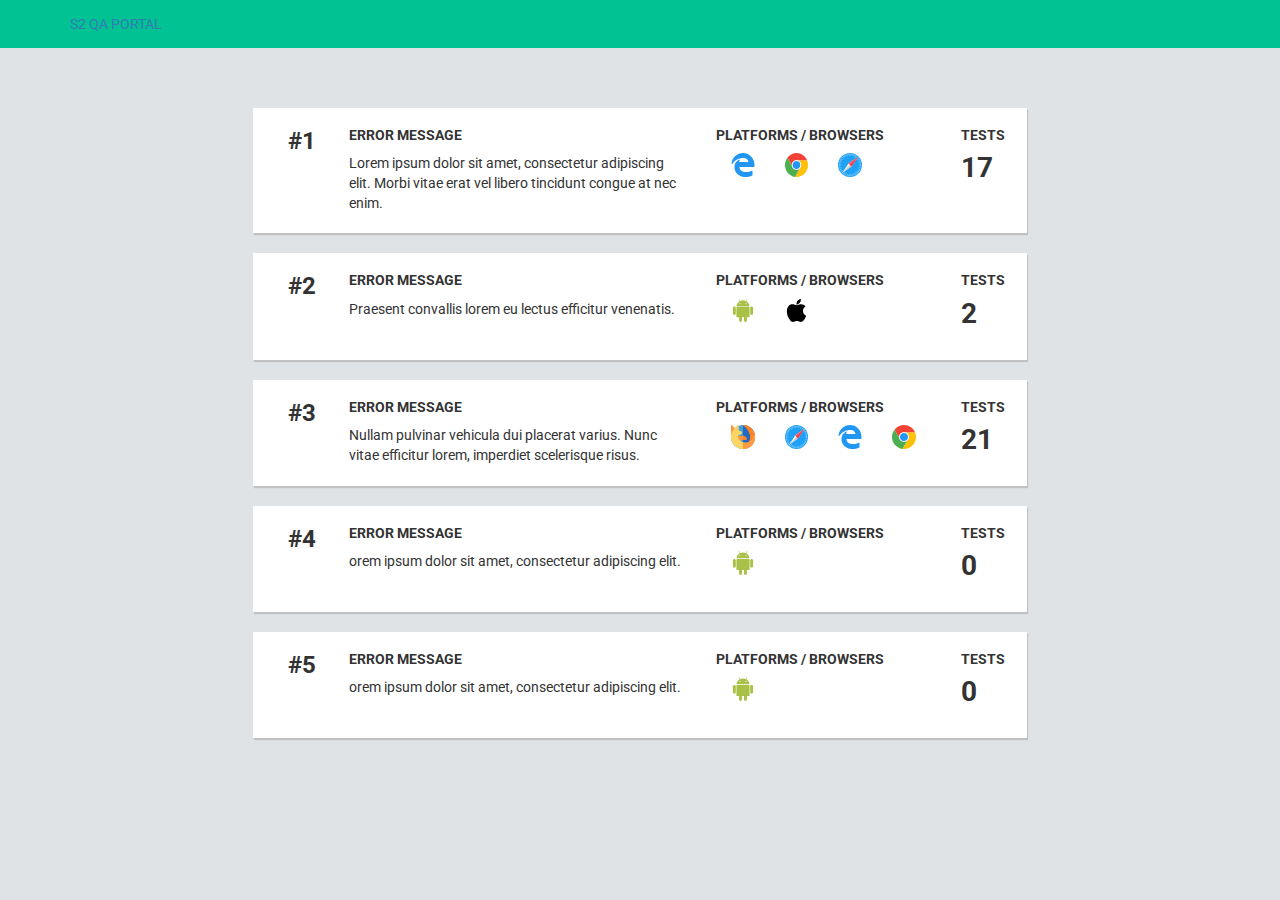
<file: site template/notika/green-horizotal/index.html>
<!doctype html>
<html class="no-js" lang="">

<head>
    <meta charset="utf-8">
    <meta http-equiv="x-ua-compatible" content="ie=edge">
    <title>S2 QA PORTAL</title>
    <meta name="description" content="">
    <meta name="viewport" content="width=device-width, initial-scale=1">
    <!-- favicon
		============================================ -->
    <link rel="shortcut icon" type="image/x-icon" href="img/favicon.ico">
    <!-- Google Fonts
		============================================ -->
    <link href="https://fonts.googleapis.com/css?family=Roboto:100,300,400,700,900" rel="stylesheet">
    <!-- Bootstrap CSS
		============================================ -->
    <link rel="stylesheet" href="css/bootstrap.min.css">
    <!-- Bootstrap CSS
		============================================ -->
    <link rel="stylesheet" href="css/font-awesome.min.css">
    <!-- owl.carousel CSS
		============================================ -->
    <link rel="stylesheet" href="css/owl.carousel.css">
    <link rel="stylesheet" href="css/owl.theme.css">
    <link rel="stylesheet" href="css/owl.transitions.css">
    <!-- meanmenu CSS
		============================================ -->
    <link rel="stylesheet" href="css/meanmenu/meanmenu.min.css">
    <!-- animate CSS
		============================================ -->
    <link rel="stylesheet" href="css/animate.css">
    <!-- normalize CSS
		============================================ -->
    <link rel="stylesheet" href="css/normalize.css">
    <!-- mCustomScrollbar CSS
		============================================ -->
    <link rel="stylesheet" href="css/scrollbar/jquery.mCustomScrollbar.min.css">
    <!-- jvectormap CSS
		============================================ -->
    <link rel="stylesheet" href="css/jvectormap/jquery-jvectormap-2.0.3.css">
    <!-- notika icon CSS
		============================================ -->
    <link rel="stylesheet" href="css/notika-custom-icon.css">
    <!-- wave CSS
		============================================ -->
    <link rel="stylesheet" href="css/wave/waves.min.css">
    <!-- main CSS
		============================================ -->
    <link rel="stylesheet" href="css/main.css">
    <!-- style CSS
		============================================ -->
    <link rel="stylesheet" href="style.css">
    <!-- responsive CSS
		============================================ -->
    <link rel="stylesheet" href="css/responsive.css">
    <!-- modernizr JS
		============================================ -->
    <script src="js/vendor/modernizr-2.8.3.min.js"></script>
</head>

<body>
    <!--[if lt IE 8]>
            <p class="browserupgrade">You are using an <strong>outdated</strong> browser. Please <a href="http://browsehappy.com/">upgrade your browser</a> to improve your experience.</p>
        <![endif]-->
    <!-- Start Header Top Area -->
    <div class="header-top-area">
        <div class="container">
            <div class="row">
                <div class="col-lg-12 col-md-12 col-sm-12 col-xs-12">
                    <div class="logo-area">
                        <a href="#" id="header_title">S2 QA PORTAL</a>
                    </div>
                </div>
            </div>
        </div>
    </div>
    <!-- End Header Top Area -->
    <!-- Start Status area -->
    <div class="notika-status-area mg-tb-40">
        <div class="container col-lg-12 col-md-12 col-sm-12 col-xs-12">
            <!--LEFT SECTION START-->
                <div class="col-lg-2 col-md-2 col-sm-2 col-xs-2">
                </div>
            <!--LEFT SECTION END-->
            <!--MIDDLE SECTION START-->
            <div class="col-lg-8 col-md-8 col-sm-8 col-xs-8">
                <!-- TEST RESULT START -->
                <div class="col-lg-12 col-md-12 col-sm-12 col-xs-12" >
                    <!--RESULT HEADER DIV ONE-->
                    <div class="wb-traffic-inner notika-shadow sm-res-mg-t-30 tb-res-mg-t-30 testresult-inner" data-toggle="collapse" data-parent="#accordion" href="#collapseOne" aria-expanded="false" aria-controls="collapseOne">
                        <div class="col-lg-1 col-md-1 col-sm-1 col-xs-1">
                            <div class="website-traffic-ctn">
                                <h3>#1</h3>
                            </div>
                        </div>
                        <div class="col-lg-6 col-md-6 col-sm-6 col-xs-6">
                            <div class="website-traffic-ctn">
                                <h5>ERROR MESSAGE</h5>
                                <p>Lorem ipsum dolor sit amet, consectetur adipiscing elit. Morbi vitae erat vel libero tincidunt congue at nec enim.</p>
                            </div>
                        </div>
                        <div class="col-lg-4 col-md-4 col-sm-4 col-xs-4">
                            <div class="website-traffic-ctn">
                                <h5>PLATFORMS / BROWSERS</h5>
                                <div class="col-lg-3 col-md-3 col-sm-3 col-xs-3"><img class="platform-icon" src="img/icons/edge.svg"></div>
                                <div class="col-lg-3 col-md-3 col-sm-3 col-xs-3"><img class="platform-icon" src="img/icons/chrome.svg"></div>
                                <div class="col-lg-3 col-md-3 col-sm-3 col-xs-3"><img class="platform-icon" src="img/icons/safari.svg"></div>
                            </div>
                        </div>
                        <div class="col-lg-1 col-md-1 col-sm-1 col-xs-1">
                            <div class="website-traffic-ctn">
                                <h5>TESTS</h5>
                                <h1><span class="counter">25</span></h1>
                            </div>
                        </div>
                    </div>
                    <!--RESULT HEADER DIV END-->
                        <!--RESULT DETAILED COLLAPSE DIV START-->
                        <div id="collapseOne" class="panel-collapse collapse testresult-collapsable" role="tabpanel" aria-labelledby="headingOne">
                                <div class="panel-body">
                                  Anim pariatur cliche reprehenderit, enim eiusmod high life accusamus terry richardson ad squid. 3 wolf moon officia aute, non cupidatat skateboard dolor brunch. Food truck quinoa nesciunt laborum eiusmod. Brunch 3 wolf moon tempor, sunt aliqua put a bird on it squid single-origin coffee nulla assumenda shoreditch et. Nihil anim keffiyeh helvetica, craft beer labore wes anderson cred nesciunt sapiente ea proident. Ad vegan excepteur butcher vice lomo. Leggings occaecat craft beer farm-to-table, raw denim aesthetic synth nesciunt you probably haven't heard of them accusamus labore sustainable VHS.
                                </div>
                              </div>
                              <!--RESULT DETAILED COLLAPSE DIV END-->
                </div>
                <!-- TEST RESULT END -->
                <!-- TEST RESULT START -->
                <div class="col-lg-12 col-md-12 col-sm-12 col-xs-12">
                    <!--RESULT HEADER DIV START-->
                        <div class="wb-traffic-inner notika-shadow sm-res-mg-t-30 tb-res-mg-t-30 testresult-inner" data-toggle="collapse" data-parent="#accordion" href="#collapseTwo" aria-expanded="false" aria-controls="collapseTwo">
                            <div class="col-lg-1 col-md-1 col-sm-1 col-xs-1">
                                <div class="website-traffic-ctn">
                                    <h3>#2</h3>
                                </div>
                            </div>
                            <div class="col-lg-6 col-md-6 col-sm-6 col-xs-6">
                                <div class="website-traffic-ctn">
                                    <h5>ERROR MESSAGE</h5>
                                    <p>Praesent convallis lorem eu lectus efficitur venenatis.</p>
                                </div>
                            </div>
                            <div class="col-lg-4 col-md-4 col-sm-4 col-xs-4">
                                <div class="website-traffic-ctn">
                                    <h5>PLATFORMS / BROWSERS</h5>
                                    <div class="col-lg-3 col-md-3 col-sm-3 col-xs-3"><img class="platform-icon" src="img/icons/android.svg"></div>
                                    <div class="col-lg-3 col-md-3 col-sm-3 col-xs-3"><img class="platform-icon" src="img/icons/apple-logo.svg"></div>
                                </div>
                            </div>
                            <div class="col-lg-1 col-md-1 col-sm-1 col-xs-1">
                                <div class="website-traffic-ctn">
                                    <h5>TESTS</h5>
                                    <h1><span class="counter">4</span></h1>
                                </div>
                            </div>
                        </div>
                        <!--RESULT HEADER DIV END-->
                        <!--RESULT DETAILED COLLAPSE DIV START-->
                        <div id="collapseTwo" class="panel-collapse collapse testresult-collapsable" role="tabpanel" aria-labelledby="headingTwo">
                                <div class="panel-body">
                                  Anim pariatur cliche reprehenderit, enim eiusmod high life accusamus terry richardson ad squid. 3 wolf moon officia aute, non cupidatat skateboard dolor brunch. Food truck quinoa nesciunt laborum eiusmod. Brunch 3 wolf moon tempor, sunt aliqua put a bird on it squid single-origin coffee nulla assumenda shoreditch et. Nihil anim keffiyeh helvetica, craft beer labore wes anderson cred nesciunt sapiente ea proident. Ad vegan excepteur butcher vice lomo. Leggings occaecat craft beer farm-to-table, raw denim aesthetic synth nesciunt you probably haven't heard of them accusamus labore sustainable VHS.
                                </div>
                              </div>
                              <!--RESULT DETAILED COLLAPSE DIV END-->
                    </div>
                    <!-- TEST RESULT END -->
                    <!-- TEST RESULT START -->
                <div class="col-lg-12 col-md-12 col-sm-12 col-xs-12">
                    <!--RESULT HEADER DIV START-->
                        <div class="wb-traffic-inner notika-shadow sm-res-mg-t-30 tb-res-mg-t-30 testresult-inner" data-toggle="collapse" data-parent="#accordion" href="#collapseThree" aria-expanded="false" aria-controls="collapseThree">
                            <div class="col-lg-1 col-md-1 col-sm-1 col-xs-1">
                                <div class="website-traffic-ctn">
                                    <h3>#3</h3>
                                </div>
                            </div>
                            <div class="col-lg-6 col-md-6 col-sm-6 col-xs-6">
                                <div class="website-traffic-ctn">
                                    <h5>ERROR MESSAGE</h5>
                                    <p>Nullam pulvinar vehicula dui placerat varius. Nunc vitae efficitur lorem, imperdiet scelerisque risus.</p>
                                </div>
                            </div>
                            <div class="col-lg-4 col-md-4 col-sm-4 col-xs-4">
                                <div class="website-traffic-ctn">
                                    <h5>PLATFORMS / BROWSERS</h5>
                                    <div class="col-lg-3 col-md-3 col-sm-3 col-xs-3"><img class="platform-icon" src="img/icons/firefox.svg"></div>
                                    <div class="col-lg-3 col-md-3 col-sm-3 col-xs-3"><img class="platform-icon" src="img/icons/safari.svg"></div>
                                    <div class="col-lg-3 col-md-3 col-sm-3 col-xs-3"><img class="platform-icon"" src="img/icons/edge.svg"></div>
                                    <div class="col-lg-3 col-md-3 col-sm-3 col-xs-3"><img class="platform-icon" src="img/icons/chrome.svg"></div>
                                </div>
                            </div>
                            <div class="col-lg-1 col-md-1 col-sm-1 col-xs-1">
                                <div class="website-traffic-ctn">
                                    <h5>TESTS</h5>
                                    <h1><span class="counter">32</span></h1>
                                </div>
                            </div>
                        </div>
                        <!--RESULT HEADER DIV END-->
                        <!--RESULT DETAILED COLLAPSE DIV START-->
                        <div id="collapseThree" class="panel-collapse collapse testresult-collapsable" role="tabpanel" aria-labelledby="headingThree">
                                <div class="panel-body">
                                  Anim pariatur cliche reprehenderit, enim eiusmod high life accusamus terry richardson ad squid. 3 wolf moon officia aute, non cupidatat skateboard dolor brunch. Food truck quinoa nesciunt laborum eiusmod. Brunch 3 wolf moon tempor, sunt aliqua put a bird on it squid single-origin coffee nulla assumenda shoreditch et. Nihil anim keffiyeh helvetica, craft beer labore wes anderson cred nesciunt sapiente ea proident. Ad vegan excepteur butcher vice lomo. Leggings occaecat craft beer farm-to-table, raw denim aesthetic synth nesciunt you probably haven't heard of them accusamus labore sustainable VHS.
                                </div>
                              </div>
                              <!--RESULT DETAILED COLLAPSE DIV END-->
                    </div>
                    <!-- TEST RESULT END -->
                    <!-- TEST RESULT START -->
                <div class="col-lg-12 col-md-12 col-sm-12 col-xs-12">
                    <!--RESULT HEADER DIV START-->
                        <div class="wb-traffic-inner notika-shadow sm-res-mg-t-30 tb-res-mg-t-30 testresult-inner" data-toggle="collapse" data-parent="#accordion" href="#collapseFour" aria-expanded="false" aria-controls="collapseFour">
                                <div class="col-lg-1 col-md-2 col-sm-2 col-xs-2">
                                        <div class="website-traffic-ctn">
                                            <h3>#4</h3>
                                        </div>
                                </div>
                            <div class="col-lg-6 col-md-6 col-sm-6 col-xs-6">
                                <div class="website-traffic-ctn">
                                    <h5>ERROR MESSAGE</h5>
                                    <p>orem ipsum dolor sit amet, consectetur adipiscing elit.</p>
                                </div>
                            </div>
                            <div class="col-lg-4 col-md-4 col-sm-4 col-xs-4">
                                <div class="website-traffic-ctn">
                                    <h5>PLATFORMS / BROWSERS</h5>
                                    <div class="col-lg-3 col-md-3 col-sm-3 col-xs-3"><img class="platform-icon" src="img/icons/android.svg"></div>
                                </div>
                            </div>
                            <div class="col-lg-1 col-md-2 col-sm-2 col-xs-2">
                                <div class="website-traffic-ctn">
                                    <h5>TESTS</h5>
                                    <h1><span class="counter">1</span></h1>
                                </div>
                            </div>
                        </div>
                        <!--RESULT HEADER DIV END-->
                        <!--RESULT DETAILED COLLAPSE DIV START-->
                        <div id="collapseFour" class="panel-collapse collapse testresult-collapsable" role="tabpanel" aria-labelledby="headingFour">
                                <div class="panel-body">
                                  Anim pariatur cliche reprehenderit, enim eiusmod high life accusamus terry richardson ad squid. 3 wolf moon officia aute, non cupidatat skateboard dolor brunch. Food truck quinoa nesciunt laborum eiusmod. Brunch 3 wolf moon tempor, sunt aliqua put a bird on it squid single-origin coffee nulla assumenda shoreditch et. Nihil anim keffiyeh helvetica, craft beer labore wes anderson cred nesciunt sapiente ea proident. Ad vegan excepteur butcher vice lomo. Leggings occaecat craft beer farm-to-table, raw denim aesthetic synth nesciunt you probably haven't heard of them accusamus labore sustainable VHS.
                                </div>
                              </div>
                              <!--RESULT DETAILED COLLAPSE DIV END-->
                    </div>
                    <!-- TEST RESULT END -->
                    <!-- TEST RESULT START -->
                <div class="col-lg-12 col-md-12 col-sm-12 col-xs-12">
                    <!--RESULT HEADER DIV START-->
                        <div class="wb-traffic-inner notika-shadow sm-res-mg-t-30 tb-res-mg-t-30 testresult-inner" data-toggle="collapse" data-parent="#accordion" href="#collapseFive" aria-expanded="false" aria-controls="collapseFive">
                                <div class="col-lg-1 col-md-2 col-sm-2 col-xs-2">
                                        <div class="website-traffic-ctn">
                                            <h3>#5</h3>
                                        </div>
                                </div>
                            <div class="col-lg-6 col-md-6 col-sm-6 col-xs-6">
                                <div class="website-traffic-ctn">
                                    <h5>ERROR MESSAGE</h5>
                                    <p>orem ipsum dolor sit amet, consectetur adipiscing elit.</p>
                                </div>
                            </div>
                            <div class="col-lg-4 col-md-4 col-sm-4 col-xs-4">
                                <div class="website-traffic-ctn">
                                    <h5>PLATFORMS / BROWSERS</h5>
                                    <div class="col-lg-3 col-md-3 col-sm-3 col-xs-3"><img class="platform-icon" src="img/icons/android.svg"></div>
                                </div>
                            </div>
                            <div class="col-lg-1 col-md-2 col-sm-2 col-xs-2">
                                <div class="website-traffic-ctn">
                                    <h5>TESTS</h5>
                                    <h1><span class="counter">1</span></h1>
                                </div>
                            </div>
                        </div>
                        <!--RESULT HEADER DIV END-->
                        <!--RESULT DETAILED COLLAPSE DIV START-->
                        <div id="collapseFive" class="panel-collapse collapse testresult-collapsable" role="tabpanel" aria-labelledby="headingFive">
                            <div class="panel-body">
                              Anim pariatur cliche reprehenderit, enim eiusmod high life accusamus terry richardson ad squid. 3 wolf moon officia aute, non cupidatat skateboard dolor brunch. Food truck quinoa nesciunt laborum eiusmod. Brunch 3 wolf moon tempor, sunt aliqua put a bird on it squid single-origin coffee nulla assumenda shoreditch et. Nihil anim keffiyeh helvetica, craft beer labore wes anderson cred nesciunt sapiente ea proident. Ad vegan excepteur butcher vice lomo. Leggings occaecat craft beer farm-to-table, raw denim aesthetic synth nesciunt you probably haven't heard of them accusamus labore sustainable VHS.
                            </div>
                          </div>
                          <!--RESULT DETAILED COLLAPSE DIV END-->
                    </div>
                    <!-- TEST RESULT END -->
                    
            </div>

            
            
            <!--MIDDLE SECTION END-->
            


            <!--RIGHT SECTION START-->
            <div class="col-lg-2 col-md-2 col-sm-2 col-xs-2">
                </div>
            <!--RIGHT SECTION END-->
        </div>
    </div>
    <!-- End Status area-->



    <!-- End Realtime sts area-->
    <!-- Start Footer area-->
    


    <!-- End Footer area-->
    <!-- jquery
		============================================ -->
    <script src="js/vendor/jquery-1.12.4.min.js"></script>
    <!-- bootstrap JS
		============================================ -->
    <script src="js/bootstrap.min.js"></script>
    <!-- wow JS
		============================================ -->
    <script src="js/wow.min.js"></script>
    <!-- price-slider JS
		============================================ -->
    <script src="js/jquery-price-slider.js"></script>
    <!-- owl.carousel JS
		============================================ -->
    <script src="js/owl.carousel.min.js"></script>
    <!-- scrollUp JS
		============================================ -->
    <script src="js/jquery.scrollUp.min.js"></script>
    <!-- meanmenu JS
		============================================ -->
    <script src="js/meanmenu/jquery.meanmenu.js"></script>
    <!-- counterup JS
		============================================ -->
    <script src="js/counterup/jquery.counterup.min.js"></script>
    <script src="js/counterup/waypoints.min.js"></script>
    <script src="js/counterup/counterup-active.js"></script>
    <!-- mCustomScrollbar JS
		============================================ -->
    <script src="js/scrollbar/jquery.mCustomScrollbar.concat.min.js"></script>
    <!-- jvectormap JS
		============================================ -->
    <script src="js/jvectormap/jquery-jvectormap-2.0.2.min.js"></script>
    <script src="js/jvectormap/jquery-jvectormap-world-mill-en.js"></script>
    <script src="js/jvectormap/jvectormap-active.js"></script>
    <!-- sparkline JS
		============================================ -->
    <script src="js/sparkline/jquery.sparkline.min.js"></script>
    <script src="js/sparkline/sparkline-active.js"></script>
    <!-- sparkline JS
		============================================ -->
    <script src="js/flot/jquery.flot.js"></script>
    <script src="js/flot/jquery.flot.resize.js"></script>
    <script src="js/flot/curvedLines.js"></script>
    <script src="js/flot/flot-active.js"></script>
    <!-- knob JS
		============================================ -->
    <script src="js/knob/jquery.knob.js"></script>
    <script src="js/knob/jquery.appear.js"></script>
    <script src="js/knob/knob-active.js"></script>
    <!--  wave JS
		============================================ -->
    <script src="js/wave/waves.min.js"></script>
    <script src="js/wave/wave-active.js"></script>
    <!--  todo JS
		============================================ -->
    <script src="js/todo/jquery.todo.js"></script>
    <!-- plugins JS
		============================================ -->
    <script src="js/plugins.js"></script>
	<!--  Chat JS
		============================================ -->
    <script src="js/chat/moment.min.js"></script>
    <script src="js/chat/jquery.chat.js"></script>
    <!-- main JS
		============================================ -->
    <script src="js/main.js"></script>
	<!-- tawk chat JS
		============================================ -->
    <script src="js/tawk-chat.js"></script>
</body>

</html>
</file>
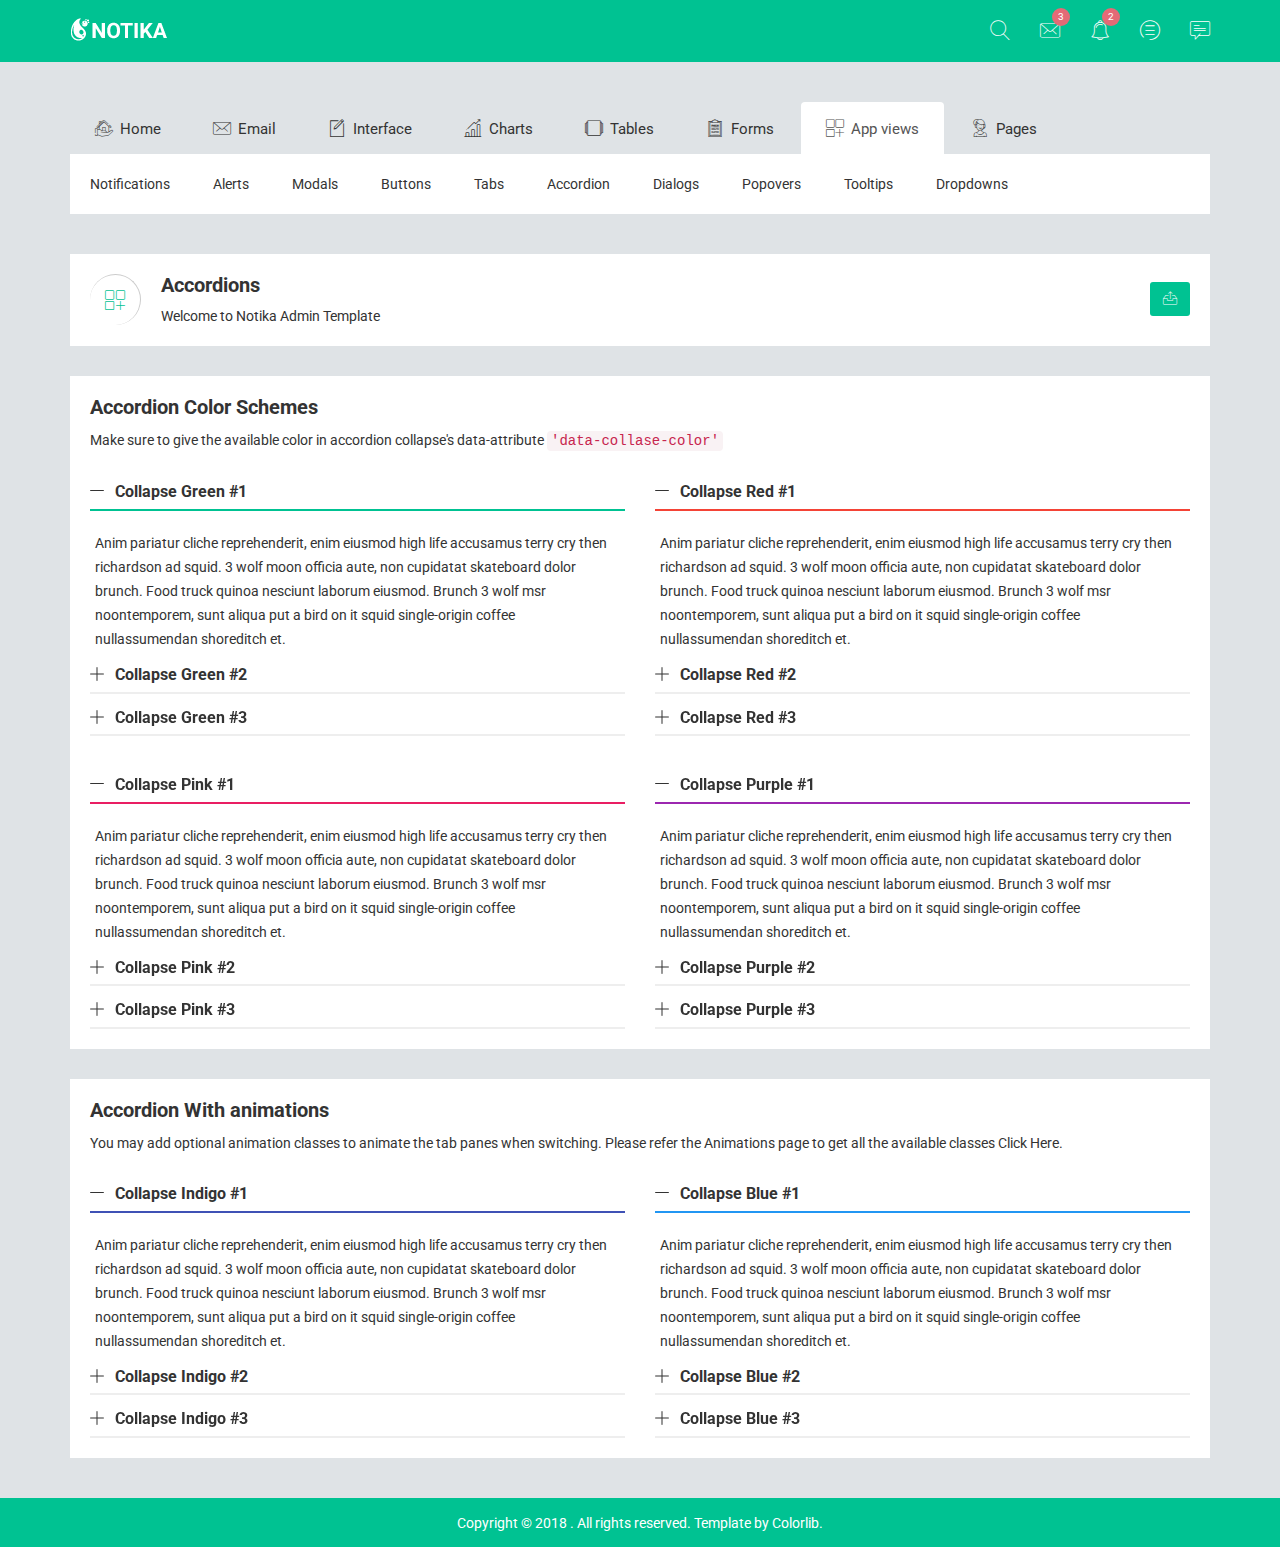
<file: site template/notika/green-horizotal/accordion.html>
<!doctype html>
<html class="no-js" lang="">

<head>
    <meta charset="utf-8">
    <meta http-equiv="x-ua-compatible" content="ie=edge">
    <title>Accordion | Notika - Notika Admin Template</title>
    <meta name="description" content="">
    <meta name="viewport" content="width=device-width, initial-scale=1">
    <!-- favicon
		============================================ -->
    <link rel="shortcut icon" type="image/x-icon" href="img/favicon.ico">
    <!-- Google Fonts
		============================================ -->
    <link href="https://fonts.googleapis.com/css?family=Roboto:100,300,400,700,900" rel="stylesheet">
    <!-- Bootstrap CSS
		============================================ -->
    <link rel="stylesheet" href="css/bootstrap.min.css">
    <!-- font awesome CSS
		============================================ -->
    <link rel="stylesheet" href="css/font-awesome.min.css">
    <!-- owl.carousel CSS
		============================================ -->
    <link rel="stylesheet" href="css/owl.carousel.css">
    <link rel="stylesheet" href="css/owl.theme.css">
    <link rel="stylesheet" href="css/owl.transitions.css">
    <!-- meanmenu CSS
		============================================ -->
    <link rel="stylesheet" href="css/meanmenu/meanmenu.min.css">
    <!-- animate CSS
		============================================ -->
    <link rel="stylesheet" href="css/animate.css">
    <!-- normalize CSS
		============================================ -->
    <link rel="stylesheet" href="css/normalize.css">
	<!-- wave CSS
		============================================ -->
    <link rel="stylesheet" href="css/wave/waves.min.css">
    <link rel="stylesheet" href="css/wave/button.css">
    <!-- mCustomScrollbar CSS
		============================================ -->
    <link rel="stylesheet" href="css/scrollbar/jquery.mCustomScrollbar.min.css">
    <!-- jvectormap CSS
		============================================ -->
    <link rel="stylesheet" href="css/jvectormap/jquery-jvectormap-2.0.3.css">
    <!-- Notika icon CSS
		============================================ -->
    <link rel="stylesheet" href="css/notika-custom-icon.css">
    <!-- main CSS
		============================================ -->
    <link rel="stylesheet" href="css/main.css">
    <!-- style CSS
		============================================ -->
    <link rel="stylesheet" href="style.css">
    <!-- responsive CSS
		============================================ -->
    <link rel="stylesheet" href="css/responsive.css">
    <!-- modernizr JS
		============================================ -->
    <script src="js/vendor/modernizr-2.8.3.min.js"></script>
</head>

<body>
    <!--[if lt IE 8]>
            <p class="browserupgrade">You are using an <strong>outdated</strong> browser. Please <a href="http://browsehappy.com/">upgrade your browser</a> to improve your experience.</p>
        <![endif]-->
    <!-- Start Header Top Area -->
    <div class="header-top-area">
        <div class="container">
            <div class="row">
                <div class="col-lg-4 col-md-4 col-sm-12 col-xs-12">
                    <div class="logo-area">
                        <a href="#"><img src="img/logo/logo.png" alt="" /></a>
                    </div>
                </div>
                <div class="col-lg-8 col-md-8 col-sm-12 col-xs-12">
                    <div class="header-top-menu">
                        <ul class="nav navbar-nav notika-top-nav">
                            <li class="nav-item dropdown">
                                <a href="#" data-toggle="dropdown" role="button" aria-expanded="false" class="nav-link dropdown-toggle"><span><i class="notika-icon notika-search"></i></span></a>
                                <div role="menu" class="dropdown-menu search-dd animated flipInX">
                                    <div class="search-input">
                                        <i class="notika-icon notika-left-arrow"></i>
                                        <input type="text" />
                                    </div>
                                </div>
                            </li>
                            <li class="nav-item dropdown">
                                <a href="#" data-toggle="dropdown" role="button" aria-expanded="false" class="nav-link dropdown-toggle"><span><i class="notika-icon notika-mail"></i></span></a>
                                <div role="menu" class="dropdown-menu message-dd animated zoomIn">
                                    <div class="hd-mg-tt">
                                        <h2>Messages</h2>
                                    </div>
                                    <div class="hd-message-info">
                                        <a href="#">
                                            <div class="hd-message-sn">
                                                <div class="hd-message-img">
                                                    <img src="img/post/1.jpg" alt="" />
                                                </div>
                                                <div class="hd-mg-ctn">
                                                    <h3>David Belle</h3>
                                                    <p>Cum sociis natoque penatibus et magnis dis parturient montes</p>
                                                </div>
                                            </div>
                                        </a>
                                        <a href="#">
                                            <div class="hd-message-sn">
                                                <div class="hd-message-img">
                                                    <img src="img/post/2.jpg" alt="" />
                                                </div>
                                                <div class="hd-mg-ctn">
                                                    <h3>Jonathan Morris</h3>
                                                    <p>Cum sociis natoque penatibus et magnis dis parturient montes</p>
                                                </div>
                                            </div>
                                        </a>
                                        <a href="#">
                                            <div class="hd-message-sn">
                                                <div class="hd-message-img">
                                                    <img src="img/post/4.jpg" alt="" />
                                                </div>
                                                <div class="hd-mg-ctn">
                                                    <h3>Fredric Mitchell</h3>
                                                    <p>Cum sociis natoque penatibus et magnis dis parturient montes</p>
                                                </div>
                                            </div>
                                        </a>
                                        <a href="#">
                                            <div class="hd-message-sn">
                                                <div class="hd-message-img">
                                                    <img src="img/post/1.jpg" alt="" />
                                                </div>
                                                <div class="hd-mg-ctn">
                                                    <h3>David Belle</h3>
                                                    <p>Cum sociis natoque penatibus et magnis dis parturient montes</p>
                                                </div>
                                            </div>
                                        </a>
                                        <a href="#">
                                            <div class="hd-message-sn">
                                                <div class="hd-message-img">
                                                    <img src="img/post/2.jpg" alt="" />
                                                </div>
                                                <div class="hd-mg-ctn">
                                                    <h3>Glenn Jecobs</h3>
                                                    <p>Cum sociis natoque penatibus et magnis dis parturient montes</p>
                                                </div>
                                            </div>
                                        </a>
                                    </div>
                                    <div class="hd-mg-va">
                                        <a href="#">View All</a>
                                    </div>
                                </div>
                            </li>
                            <li class="nav-item nc-al"><a href="#" data-toggle="dropdown" role="button" aria-expanded="false" class="nav-link dropdown-toggle"><span><i class="notika-icon notika-alarm"></i></span><div class="spinner4 spinner-4"></div><div class="ntd-ctn"><span>3</span></div></a>
                                <div role="menu" class="dropdown-menu message-dd notification-dd animated zoomIn">
                                    <div class="hd-mg-tt">
                                        <h2>Notification</h2>
                                    </div>
                                    <div class="hd-message-info">
                                        <a href="#">
                                            <div class="hd-message-sn">
                                                <div class="hd-message-img">
                                                    <img src="img/post/1.jpg" alt="" />
                                                </div>
                                                <div class="hd-mg-ctn">
                                                    <h3>David Belle</h3>
                                                    <p>Cum sociis natoque penatibus et magnis dis parturient montes</p>
                                                </div>
                                            </div>
                                        </a>
                                        <a href="#">
                                            <div class="hd-message-sn">
                                                <div class="hd-message-img">
                                                    <img src="img/post/2.jpg" alt="" />
                                                </div>
                                                <div class="hd-mg-ctn">
                                                    <h3>Jonathan Morris</h3>
                                                    <p>Cum sociis natoque penatibus et magnis dis parturient montes</p>
                                                </div>
                                            </div>
                                        </a>
                                        <a href="#">
                                            <div class="hd-message-sn">
                                                <div class="hd-message-img">
                                                    <img src="img/post/4.jpg" alt="" />
                                                </div>
                                                <div class="hd-mg-ctn">
                                                    <h3>Fredric Mitchell</h3>
                                                    <p>Cum sociis natoque penatibus et magnis dis parturient montes</p>
                                                </div>
                                            </div>
                                        </a>
                                        <a href="#">
                                            <div class="hd-message-sn">
                                                <div class="hd-message-img">
                                                    <img src="img/post/1.jpg" alt="" />
                                                </div>
                                                <div class="hd-mg-ctn">
                                                    <h3>David Belle</h3>
                                                    <p>Cum sociis natoque penatibus et magnis dis parturient montes</p>
                                                </div>
                                            </div>
                                        </a>
                                        <a href="#">
                                            <div class="hd-message-sn">
                                                <div class="hd-message-img">
                                                    <img src="img/post/2.jpg" alt="" />
                                                </div>
                                                <div class="hd-mg-ctn">
                                                    <h3>Glenn Jecobs</h3>
                                                    <p>Cum sociis natoque penatibus et magnis dis parturient montes</p>
                                                </div>
                                            </div>
                                        </a>
                                    </div>
                                    <div class="hd-mg-va">
                                        <a href="#">View All</a>
                                    </div>
                                </div>
                            </li>
                            <li class="nav-item"><a href="#" data-toggle="dropdown" role="button" aria-expanded="false" class="nav-link dropdown-toggle"><span><i class="notika-icon notika-menus"></i></span><div class="spinner4 spinner-4"></div><div class="ntd-ctn"><span>2</span></div></a>
                                <div role="menu" class="dropdown-menu message-dd task-dd animated zoomIn">
                                    <div class="hd-mg-tt">
                                        <h2>Tasks</h2>
                                    </div>
                                    <div class="hd-message-info hd-task-info">
                                        <div class="skill">
                                            <div class="progress">
                                                <div class="lead-content">
                                                    <p>HTML5 Validation Report</p>
                                                </div>
                                                <div class="progress-bar wow fadeInLeft" data-progress="95%" style="width: 95%;" data-wow-duration="1.5s" data-wow-delay="1.2s"> <span>95%</span>
                                                </div>
                                            </div>
                                            <div class="progress">
                                                <div class="lead-content">
                                                    <p>Google Chrome Extension</p>
                                                </div>
                                                <div class="progress-bar wow fadeInLeft" data-progress="85%" style="width: 85%;" data-wow-duration="1.5s" data-wow-delay="1.2s"><span>85%</span> </div>
                                            </div>
                                            <div class="progress">
                                                <div class="lead-content">
                                                    <p>Social Internet Projects</p>
                                                </div>
                                                <div class="progress-bar wow fadeInLeft" data-progress="75%" style="width: 75%;" data-wow-duration="1.5s" data-wow-delay="1.2s"><span>75%</span> </div>
                                            </div>
                                            <div class="progress">
                                                <div class="lead-content">
                                                    <p>Bootstrap Admin</p>
                                                </div>
                                                <div class="progress-bar wow fadeInLeft" data-progress="65%" style="width: 65%;" data-wow-duration="1.5s" data-wow-delay="1.2s"><span>65%</span> </div>
                                            </div>
                                            <div class="progress progress-bt">
                                                <div class="lead-content">
                                                    <p>Youtube App</p>
                                                </div>
                                                <div class="progress-bar wow fadeInLeft" data-progress="55%" style="width: 55%;" data-wow-duration="1.5s" data-wow-delay="1.2s"><span>55%</span> </div>
                                            </div>
                                        </div>
                                    </div>
                                    <div class="hd-mg-va">
                                        <a href="#">View All</a>
                                    </div>
                                </div>
                            </li>
                            <li class="nav-item"><a href="#" data-toggle="dropdown" role="button" aria-expanded="false" class="nav-link dropdown-toggle"><span><i class="notika-icon notika-chat"></i></span></a>
                                <div role="menu" class="dropdown-menu message-dd chat-dd animated zoomIn">
                                    <div class="hd-mg-tt">
                                        <h2>Chat</h2>
                                    </div>
                                    <div class="search-people">
                                        <i class="notika-icon notika-left-arrow"></i>
                                        <input type="text" placeholder="Search People" />
                                    </div>
                                    <div class="hd-message-info">
                                        <a href="#">
                                            <div class="hd-message-sn">
                                                <div class="hd-message-img chat-img">
                                                    <img src="img/post/1.jpg" alt="" />
                                                    <div class="chat-avaible"><i class="notika-icon notika-dot"></i></div>
                                                </div>
                                                <div class="hd-mg-ctn">
                                                    <h3>David Belle</h3>
                                                    <p>Available</p>
                                                </div>
                                            </div>
                                        </a>
                                        <a href="#">
                                            <div class="hd-message-sn">
                                                <div class="hd-message-img chat-img">
                                                    <img src="img/post/2.jpg" alt="" />
                                                </div>
                                                <div class="hd-mg-ctn">
                                                    <h3>Jonathan Morris</h3>
                                                    <p>Last seen 3 hours ago</p>
                                                </div>
                                            </div>
                                        </a>
                                        <a href="#">
                                            <div class="hd-message-sn">
                                                <div class="hd-message-img chat-img">
                                                    <img src="img/post/4.jpg" alt="" />
                                                </div>
                                                <div class="hd-mg-ctn">
                                                    <h3>Fredric Mitchell</h3>
                                                    <p>Last seen 2 minutes ago</p>
                                                </div>
                                            </div>
                                        </a>
                                        <a href="#">
                                            <div class="hd-message-sn">
                                                <div class="hd-message-img chat-img">
                                                    <img src="img/post/1.jpg" alt="" />
                                                    <div class="chat-avaible"><i class="notika-icon notika-dot"></i></div>
                                                </div>
                                                <div class="hd-mg-ctn">
                                                    <h3>David Belle</h3>
                                                    <p>Available</p>
                                                </div>
                                            </div>
                                        </a>
                                        <a href="#">
                                            <div class="hd-message-sn">
                                                <div class="hd-message-img chat-img">
                                                    <img src="img/post/2.jpg" alt="" />
                                                    <div class="chat-avaible"><i class="notika-icon notika-dot"></i></div>
                                                </div>
                                                <div class="hd-mg-ctn">
                                                    <h3>Glenn Jecobs</h3>
                                                    <p>Available</p>
                                                </div>
                                            </div>
                                        </a>
                                    </div>
                                    <div class="hd-mg-va">
                                        <a href="#">View All</a>
                                    </div>
                                </div>
                            </li>
                        </ul>
                    </div>
                </div>
            </div>
        </div>
    </div>
    <!-- End Header Top Area -->
    <!-- Mobile Menu start -->
    <div class="mobile-menu-area">
        <div class="container">
            <div class="row">
                <div class="col-lg-12 col-md-12 col-sm-12 col-xs-12">
                    <div class="mobile-menu">
                        <nav id="dropdown">
                            <ul class="mobile-menu-nav">
                                <li><a data-toggle="collapse" data-target="#Charts" href="#">Home</a>
                                    <ul class="collapse dropdown-header-top">
                                        <li><a href="index.html">Dashboard One</a></li>
                                        <li><a href="index-2.html">Dashboard Two</a></li>
                                        <li><a href="index-3.html">Dashboard Three</a></li>
                                        <li><a href="index-4.html">Dashboard Four</a></li>
                                        <li><a href="analytics.html">Analytics</a></li>
                                        <li><a href="widgets.html">Widgets</a></li>
                                    </ul>
                                </li>
                                <li><a data-toggle="collapse" data-target="#demoevent" href="#">Email</a>
                                    <ul id="demoevent" class="collapse dropdown-header-top">
                                        <li><a href="inbox.html">Inbox</a></li>
                                        <li><a href="view-email.html">View Email</a></li>
                                        <li><a href="compose-email.html">Compose Email</a></li>
                                    </ul>
                                </li>
                                <li><a data-toggle="collapse" data-target="#democrou" href="#">Interface</a>
                                    <ul id="democrou" class="collapse dropdown-header-top">
                                        <li><a href="animations.html">Animations</a></li>
                                        <li><a href="google-map.html">Google Map</a></li>
                                        <li><a href="data-map.html">Data Maps</a></li>
                                        <li><a href="code-editor.html">Code Editor</a></li>
                                        <li><a href="image-cropper.html">Images Cropper</a></li>
                                        <li><a href="wizard.html">Wizard</a></li>
                                    </ul>
                                </li>
                                <li><a data-toggle="collapse" data-target="#demolibra" href="#">Charts</a>
                                    <ul id="demolibra" class="collapse dropdown-header-top">
                                        <li><a href="flot-charts.html">Flot Charts</a></li>
                                        <li><a href="bar-charts.html">Bar Charts</a></li>
                                        <li><a href="line-charts.html">Line Charts</a></li>
                                        <li><a href="area-charts.html">Area Charts</a></li>
                                    </ul>
                                </li>
                                <li><a data-toggle="collapse" data-target="#demodepart" href="#">Tables</a>
                                    <ul id="demodepart" class="collapse dropdown-header-top">
                                        <li><a href="normal-table.html">Normal Table</a></li>
                                        <li><a href="data-table.html">Data Table</a></li>
                                    </ul>
                                </li>
                                <li><a data-toggle="collapse" data-target="#demo" href="#">Forms</a>
                                    <ul id="demo" class="collapse dropdown-header-top">
                                        <li><a href="form-elements.html">Form Elements</a></li>
                                        <li><a href="form-components.html">Form Components</a></li>
                                        <li><a href="form-examples.html">Form Examples</a></li>
                                    </ul>
                                </li>
                                <li><a data-toggle="collapse" data-target="#Miscellaneousmob" href="#">App views</a>
                                    <ul id="Miscellaneousmob" class="collapse dropdown-header-top">
                                        <li><a href="notification.html">Notifications</a>
                                        </li>
                                        <li><a href="alert.html">Alerts</a>
                                        </li>
                                        <li><a href="modals.html">Modals</a>
                                        </li>
                                        <li><a href="buttons.html">Buttons</a>
                                        </li>
                                        <li><a href="tabs.html">Tabs</a>
                                        </li>
                                        <li><a href="accordion.html">Accordion</a>
                                        </li>
                                        <li><a href="dialog.html">Dialogs</a>
                                        </li>
                                        <li><a href="popovers.html">Popovers</a>
                                        </li>
                                        <li><a href="tooltips.html">Tooltips</a>
                                        </li>
                                        <li><a href="dropdown.html">Dropdowns</a>
                                        </li>
                                    </ul>
                                </li>
                                <li><a data-toggle="collapse" data-target="#Pagemob" href="#">Pages</a>
                                    <ul id="Pagemob" class="collapse dropdown-header-top">
                                        <li><a href="contact.html">Contact</a>
                                        </li>
                                        <li><a href="invoice.html">Invoice</a>
                                        </li>
                                        <li><a href="typography.html">Typography</a>
                                        </li>
                                        <li><a href="color.html">Color</a>
                                        </li>
                                        <li><a href="login-register.html">Login Register</a>
                                        </li>
                                        <li><a href="404.html">404 Page</a>
                                        </li>
                                    </ul>
                                </li>
                            </ul>
                        </nav>
                    </div>
                </div>
            </div>
        </div>
    </div>
    <!-- Mobile Menu end -->
    <!-- Main Menu area start-->
    <div class="main-menu-area mg-tb-40">
        <div class="container">
            <div class="row">
                <div class="col-lg-12 col-md-12 col-sm-12 col-xs-12">
                    <ul class="nav nav-tabs notika-menu-wrap menu-it-icon-pro">
                        <li><a data-toggle="tab" href="#Home"><i class="notika-icon notika-house"></i> Home</a>
                        </li>
                        <li><a data-toggle="tab" href="#mailbox"><i class="notika-icon notika-mail"></i> Email</a>
                        </li>
                        <li><a data-toggle="tab" href="#Interface"><i class="notika-icon notika-edit"></i> Interface</a>
                        </li>
                        <li><a data-toggle="tab" href="#Charts"><i class="notika-icon notika-bar-chart"></i> Charts</a>
                        </li>
                        <li><a data-toggle="tab" href="#Tables"><i class="notika-icon notika-windows"></i> Tables</a>
                        </li>
                        <li><a data-toggle="tab" href="#Forms"><i class="notika-icon notika-form"></i> Forms</a>
                        </li>
                        <li class="active"><a data-toggle="tab" href="#Appviews"><i class="notika-icon notika-app"></i> App views</a>
                        </li>
                        <li><a data-toggle="tab" href="#Page"><i class="notika-icon notika-support"></i> Pages</a>
                        </li>
                    </ul>
                    <div class="tab-content custom-menu-content">
                        <div id="Home" class="tab-pane in notika-tab-menu-bg animated flipInX">
                            <ul class="notika-main-menu-dropdown">
                                <li><a href="index.html">Dashboard One</a>
                                </li>
                                <li><a href="index-2.html">Dashboard Two</a>
                                </li>
                                <li><a href="index-3.html">Dashboard Three</a>
                                </li>
                                <li><a href="index-4.html">Dashboard Four</a>
                                </li>
                                <li><a href="analytics.html">Analytics</a>
                                </li>
                                <li><a href="widgets.html">Widgets</a>
                                </li>
                            </ul>
                        </div>
                        <div id="mailbox" class="tab-pane notika-tab-menu-bg animated flipInX">
                            <ul class="notika-main-menu-dropdown">
                                <li><a href="inbox.html">Inbox</a>
                                </li>
                                <li><a href="view-email.html">View Email</a>
                                </li>
                                <li><a href="compose-email.html">Compose Email</a>
                                </li>
                            </ul>
                        </div>
                        <div id="Interface" class="tab-pane notika-tab-menu-bg animated flipInX">
                            <ul class="notika-main-menu-dropdown">
                                <li><a href="animations.html">Animations</a>
                                </li>
                                <li><a href="google-map.html">Google Map</a>
                                </li>
                                <li><a href="data-map.html">Data Maps</a>
                                </li>
                                <li><a href="code-editor.html">Code Editor</a>
                                </li>
                                <li><a href="image-cropper.html">Images Cropper</a>
                                </li>
                                <li><a href="wizard.html">Wizard</a>
                                </li>
                            </ul>
                        </div>
                        <div id="Charts" class="tab-pane notika-tab-menu-bg animated flipInX">
                            <ul class="notika-main-menu-dropdown">
                                <li><a href="flot-charts.html">Flot Charts</a>
                                </li>
                                <li><a href="bar-charts.html">Bar Charts</a>
                                </li>
                                <li><a href="line-charts.html">Line Charts</a>
                                </li>
                                <li><a href="area-charts.html">Area Charts</a>
                                </li>
                            </ul>
                        </div>
                        <div id="Tables" class="tab-pane notika-tab-menu-bg animated flipInX">
                            <ul class="notika-main-menu-dropdown">
                                <li><a href="normal-table.html">Normal Table</a>
                                </li>
                                <li><a href="data-table.html">Data Table</a>
                                </li>
                            </ul>
                        </div>
                        <div id="Forms" class="tab-pane notika-tab-menu-bg animated flipInX">
                            <ul class="notika-main-menu-dropdown">
                                <li><a href="form-elements.html">Form Elements</a>
                                </li>
                                <li><a href="form-components.html">Form Components</a>
                                </li>
                                <li><a href="form-examples.html">Form Examples</a>
                                </li>
                            </ul>
                        </div>
                        <div id="Appviews" class="tab-pane active notika-tab-menu-bg animated flipInX">
                            <ul class="notika-main-menu-dropdown">
                                <li><a href="notification.html">Notifications</a>
                                </li>
                                <li><a href="alert.html">Alerts</a>
                                </li>
                                <li><a href="modals.html">Modals</a>
                                </li>
                                <li><a href="buttons.html">Buttons</a>
                                </li>
                                <li><a href="tabs.html">Tabs</a>
                                </li>
                                <li><a href="accordion.html">Accordion</a>
                                </li>
                                <li><a href="dialog.html">Dialogs</a>
                                </li>
                                <li><a href="popovers.html">Popovers</a>
                                </li>
                                <li><a href="tooltips.html">Tooltips</a>
                                </li>
                                <li><a href="dropdown.html">Dropdowns</a>
                                </li>
                            </ul>
                        </div>
                        <div id="Page" class="tab-pane notika-tab-menu-bg animated flipInX">
                            <ul class="notika-main-menu-dropdown">
                                <li><a href="contact.html">Contact</a>
                                </li>
                                <li><a href="invoice.html">Invoice</a>
                                </li>
                                <li><a href="typography.html">Typography</a>
                                </li>
                                <li><a href="color.html">Color</a>
                                </li>
                                <li><a href="login-register.html">Login Register</a>
                                </li>
                                <li><a href="404.html">404 Page</a>
                                </li>
                            </ul>
                        </div>
                    </div>
                </div>
            </div>
        </div>
    </div>
    <!-- Main Menu area End-->
    <!-- Breadcomb area Start-->
    <div class="breadcomb-area">
        <div class="container">
            <div class="row">
                <div class="col-lg-12 col-md-12 col-sm-12 col-xs-12">
                    <div class="breadcomb-list">
                        <div class="row">
                            <div class="col-lg-6 col-md-6 col-sm-6 col-xs-12">
                                <div class="breadcomb-wp">
                                    <div class="breadcomb-icon">
                                        <i class="notika-icon notika-app"></i>
                                    </div>
                                    <div class="breadcomb-ctn">
                                        <h2>Accordions</h2>
                                        <p>Welcome to Notika <span class="bread-ntd">Admin Template</span></p>
                                    </div>
                                </div>
                            </div>
                            <div class="col-lg-6 col-md-6 col-sm-6 col-xs-3">
                                <div class="breadcomb-report">
                                    <button data-toggle="tooltip" data-placement="left" title="Download Report" class="btn"><i class="notika-icon notika-sent"></i></button>
                                </div>
                            </div>
                        </div>
                    </div>
                </div>
            </div>
        </div>
    </div>
    <!-- Breadcomb area End-->
    <!-- Accordion area start-->
    <div class="accordion-area">
        <div class="container">
            <div class="row">
                <div class="col-lg-12 col-md-12 col-sm-12 col-xs-12">
                    <div class="accordion-wn-wp">
                        <div class="accordion-hd">
                            <h2>Accordion Color Schemes</h2>
                            <p>Make sure to give the available color in accordion collapse's data-attribute <code>'data-collase-color'</code></p>
                        </div>
                        <div class="row">
                            <div class="col-lg-6 col-md-6 col-sm-6 col-xs-12">
                                <div class="accordion-stn">
                                    <div class="panel-group" data-collapse-color="nk-green" id="accordionGreen" role="tablist" aria-multiselectable="true">
                                        <div class="panel panel-collapse notika-accrodion-cus">
                                            <div class="panel-heading" role="tab">
                                                <h4 class="panel-title">
                                                    <a data-toggle="collapse" data-parent="#accordionGreen" href="#accordionGreen-one" aria-expanded="true">
															Collapse Green #1
														</a>
                                                </h4>
                                            </div>
                                            <div id="accordionGreen-one" class="collapse in" role="tabpanel">
                                                <div class="panel-body">
                                                    <p>Anim pariatur cliche reprehenderit, enim eiusmod high life accusamus terry cry then richardson ad squid. 3 wolf moon officia aute, non cupidatat skateboard dolor brunch. Food truck quinoa nesciunt laborum eiusmod. Brunch 3 wolf msr noontemporem, sunt aliqua put a bird on it squid single-origin coffee nullassumendan shoreditch et.</p>
                                                </div>
                                            </div>
                                        </div>
                                        <div class="panel panel-collapse notika-accrodion-cus">
                                            <div class="panel-heading" role="tab">
                                                <h4 class="panel-title">
                                                    <a class="collapsed" data-toggle="collapse" data-parent="#accordionGreen" href="#accordionGreen-two" aria-expanded="false">
															Collapse Green #2
														</a>
                                                </h4>
                                            </div>
                                            <div id="accordionGreen-two" class="collapse" role="tabpanel">
                                                <div class="panel-body">
                                                    <p>Anim pariatur cliche reprehenderit, enim eiusmod high life accusamus terry cry then richardson ad squid. 3 wolf moon officia aute, non cupidatat skateboard dolor brunch. Food truck quinoa nesciunt laborum eiusmod. Brunch 3 wolf msr noontemporem, sunt aliqua put a bird on it squid single-origin coffee nullassumendan shoreditch et.</p>
                                                </div>
                                            </div>
                                        </div>
                                        <div class="panel panel-collapse notika-accrodion-cus">
                                            <div class="panel-heading" role="tab">
                                                <h4 class="panel-title">
                                                    <a class="collapsed" data-toggle="collapse" data-parent="#accordionGreen" href="#accordionGreen-three" aria-expanded="false">
															Collapse Green #3
														</a>
                                                </h4>
                                            </div>
                                            <div id="accordionGreen-three" class="collapse" role="tabpanel">
                                                <div class="panel-body">
                                                    <p>Anim pariatur cliche reprehenderit, enim eiusmod high life accusamus terry cry then richardson ad squid. 3 wolf moon officia aute, non cupidatat skateboard dolor brunch. Food truck quinoa nesciunt laborum eiusmod. Brunch 3 wolf msr noontemporem, sunt aliqua put a bird on it squid single-origin coffee nullassumendan shoreditch et.</p>
                                                </div>
                                            </div>
                                        </div>
                                    </div>
                                </div>
                            </div>
                            <div class="col-lg-6 col-md-6 col-sm-6 col-xs-12">
                                <div class="accordion-stn sm-res-mg-t-30">
                                    <div class="panel-group" data-collapse-color="nk-red" id="accordionRed" role="tablist" aria-multiselectable="true">
                                        <div class="panel panel-collapse notika-accrodion-cus">
                                            <div class="panel-heading" role="tab">
                                                <h4 class="panel-title">
                                                    <a data-toggle="collapse" data-parent="#accordionRed" href="#accordionRed-one" aria-expanded="true">
															Collapse Red #1
														</a>
                                                </h4>
                                            </div>
                                            <div id="accordionRed-one" class="collapse in" role="tabpanel">
                                                <div class="panel-body">
                                                    <p>Anim pariatur cliche reprehenderit, enim eiusmod high life accusamus terry cry then richardson ad squid. 3 wolf moon officia aute, non cupidatat skateboard dolor brunch. Food truck quinoa nesciunt laborum eiusmod. Brunch 3 wolf msr noontemporem, sunt aliqua put a bird on it squid single-origin coffee nullassumendan shoreditch et.</p>
                                                </div>
                                            </div>
                                        </div>
                                        <div class="panel panel-collapse notika-accrodion-cus">
                                            <div class="panel-heading" role="tab">
                                                <h4 class="panel-title">
                                                    <a class="collapsed" data-toggle="collapse" data-parent="#accordionRed" href="#accordionRed-two" aria-expanded="false">
															Collapse Red #2
														</a>
                                                </h4>
                                            </div>
                                            <div id="accordionRed-two" class="collapse" role="tabpanel">
                                                <div class="panel-body">
                                                    <p>Anim pariatur cliche reprehenderit, enim eiusmod high life accusamus terry cry then richardson ad squid. 3 wolf moon officia aute, non cupidatat skateboard dolor brunch. Food truck quinoa nesciunt laborum eiusmod. Brunch 3 wolf msr noontemporem, sunt aliqua put a bird on it squid single-origin coffee nullassumendan shoreditch et.</p>
                                                </div>
                                            </div>
                                        </div>
                                        <div class="panel panel-collapse notika-accrodion-cus">
                                            <div class="panel-heading" role="tab">
                                                <h4 class="panel-title">
                                                    <a class="collapsed" data-toggle="collapse" data-parent="#accordionRed" href="#accordionRed-three" aria-expanded="false">
															Collapse Red #3
														</a>
                                                </h4>
                                            </div>
                                            <div id="accordionRed-three" class="collapse" role="tabpanel">
                                                <div class="panel-body">
                                                    <p>Anim pariatur cliche reprehenderit, enim eiusmod high life accusamus terry cry then richardson ad squid. 3 wolf moon officia aute, non cupidatat skateboard dolor brunch. Food truck quinoa nesciunt laborum eiusmod. Brunch 3 wolf msr noontemporem, sunt aliqua put a bird on it squid single-origin coffee nullassumendan shoreditch et.</p>
                                                </div>
                                            </div>
                                        </div>
                                    </div>
                                </div>
                            </div>
                        </div>
                        <div class="row">
                            <div class="col-lg-6 col-md-6 col-sm-6 col-xs-12">
                                <div class="accordion-stn mg-t-30">
                                    <div class="panel-group" data-collapse-color="nk-pink" id="accordionPink" role="tablist" aria-multiselectable="true">
                                        <div class="panel panel-collapse notika-accrodion-cus">
                                            <div class="panel-heading" role="tab">
                                                <h4 class="panel-title">
                                                    <a data-toggle="collapse" data-parent="#accordionPink" href="#accordionPink-one" aria-expanded="true">
															Collapse Pink #1
														</a>
                                                </h4>
                                            </div>
                                            <div id="accordionPink-one" class="collapse in" role="tabpanel">
                                                <div class="panel-body">
                                                    <p>Anim pariatur cliche reprehenderit, enim eiusmod high life accusamus terry cry then richardson ad squid. 3 wolf moon officia aute, non cupidatat skateboard dolor brunch. Food truck quinoa nesciunt laborum eiusmod. Brunch 3 wolf msr noontemporem, sunt aliqua put a bird on it squid single-origin coffee nullassumendan shoreditch et.</p>
                                                </div>
                                            </div>
                                        </div>
                                        <div class="panel panel-collapse notika-accrodion-cus">
                                            <div class="panel-heading" role="tab">
                                                <h4 class="panel-title">
                                                    <a class="collapsed" data-toggle="collapse" data-parent="#accordionPink" href="#accordionPink-two" aria-expanded="false">
															Collapse Pink #2
														</a>
                                                </h4>
                                            </div>
                                            <div id="accordionPink-two" class="collapse" role="tabpanel">
                                                <div class="panel-body">
                                                    <p>Anim pariatur cliche reprehenderit, enim eiusmod high life accusamus terry cry then richardson ad squid. 3 wolf moon officia aute, non cupidatat skateboard dolor brunch. Food truck quinoa nesciunt laborum eiusmod. Brunch 3 wolf msr noontemporem, sunt aliqua put a bird on it squid single-origin coffee nullassumendan shoreditch et.</p>
                                                </div>
                                            </div>
                                        </div>
                                        <div class="panel panel-collapse notika-accrodion-cus">
                                            <div class="panel-heading" role="tab">
                                                <h4 class="panel-title">
                                                    <a class="collapsed" data-toggle="collapse" data-parent="#accordionPink" href="#accordionPink-three" aria-expanded="false">
															Collapse Pink #3
														</a>
                                                </h4>
                                            </div>
                                            <div id="accordionPink-three" class="collapse" role="tabpanel">
                                                <div class="panel-body">
                                                    <p>Anim pariatur cliche reprehenderit, enim eiusmod high life accusamus terry cry then richardson ad squid. 3 wolf moon officia aute, non cupidatat skateboard dolor brunch. Food truck quinoa nesciunt laborum eiusmod. Brunch 3 wolf msr noontemporem, sunt aliqua put a bird on it squid single-origin coffee nullassumendan shoreditch et.</p>
                                                </div>
                                            </div>
                                        </div>
                                    </div>
                                </div>
                            </div>
                            <div class="col-lg-6 col-md-6 col-sm-6 col-xs-12">
                                <div class="accordion-stn mg-t-30">
                                    <div class="panel-group" data-collapse-color="nk-purple" id="accordionPurple" role="tablist" aria-multiselectable="true">
                                        <div class="panel panel-collapse notika-accrodion-cus">
                                            <div class="panel-heading" role="tab">
                                                <h4 class="panel-title">
                                                    <a data-toggle="collapse" data-parent="#accordionPurple" href="#accordionPurple-one" aria-expanded="true">
															Collapse Purple #1
														</a>
                                                </h4>
                                            </div>
                                            <div id="accordionPurple-one" class="collapse in" role="tabpanel">
                                                <div class="panel-body">
                                                    <p>Anim pariatur cliche reprehenderit, enim eiusmod high life accusamus terry cry then richardson ad squid. 3 wolf moon officia aute, non cupidatat skateboard dolor brunch. Food truck quinoa nesciunt laborum eiusmod. Brunch 3 wolf msr noontemporem, sunt aliqua put a bird on it squid single-origin coffee nullassumendan shoreditch et.</p>
                                                </div>
                                            </div>
                                        </div>
                                        <div class="panel panel-collapse notika-accrodion-cus">
                                            <div class="panel-heading" role="tab">
                                                <h4 class="panel-title">
                                                    <a class="collapsed" data-toggle="collapse" data-parent="#accordionPurple" href="#accordionPurple-two" aria-expanded="false">
															Collapse Purple #2
														</a>
                                                </h4>
                                            </div>
                                            <div id="accordionPurple-two" class="collapse" role="tabpanel">
                                                <div class="panel-body">
                                                    <p>Anim pariatur cliche reprehenderit, enim eiusmod high life accusamus terry cry then richardson ad squid. 3 wolf moon officia aute, non cupidatat skateboard dolor brunch. Food truck quinoa nesciunt laborum eiusmod. Brunch 3 wolf msr noontemporem, sunt aliqua put a bird on it squid single-origin coffee nullassumendan shoreditch et.</p>
                                                </div>
                                            </div>
                                        </div>
                                        <div class="panel panel-collapse notika-accrodion-cus">
                                            <div class="panel-heading" role="tab">
                                                <h4 class="panel-title">
                                                    <a class="collapsed" data-toggle="collapse" data-parent="#accordionPurple" href="#accordionPurple-three" aria-expanded="false">
															Collapse Purple #3
														</a>
                                                </h4>
                                            </div>
                                            <div id="accordionPurple-three" class="collapse" role="tabpanel">
                                                <div class="panel-body">
                                                    <p>Anim pariatur cliche reprehenderit, enim eiusmod high life accusamus terry cry then richardson ad squid. 3 wolf moon officia aute, non cupidatat skateboard dolor brunch. Food truck quinoa nesciunt laborum eiusmod. Brunch 3 wolf msr noontemporem, sunt aliqua put a bird on it squid single-origin coffee nullassumendan shoreditch et.</p>
                                                </div>
                                            </div>
                                        </div>
                                    </div>
                                </div>
                            </div>
                        </div>
                    </div>
                </div>
            </div>
            <div class="row">
                <div class="col-lg-12 col-md-12 col-sm-12 col-xs-12">
                    <div class="accordion-wn-wp mg-t-30">
                        <div class="accordion-hd">
                            <h2>Accordion With animations</h2>
                            <p>You may add optional animation classes to animate the tab panes when switching. Please refer the Animations page to get all the available classes <a target="_blank" href="https://daneden.github.io/animate.css/">Click Here</a>.</p>
                        </div>
                        <div class="row">
                            <div class="col-lg-6 col-md-6 col-sm-6 col-xs-12">
                                <div class="accordion-stn">
                                    <div class="panel-group" data-collapse-color="nk-indigo" id="accordionIndigo" role="tablist" aria-multiselectable="true">
                                        <div class="panel panel-collapse notika-accrodion-cus">
                                            <div class="panel-heading" role="tab">
                                                <h4 class="panel-title">
                                                    <a data-toggle="collapse" data-parent="#accordionIndigo" href="#accordionIndigo-one" aria-expanded="true">
															Collapse Indigo #1
														</a>
                                                </h4>
                                            </div>
                                            <div id="accordionIndigo-one" class="collapse animated zoomInLeft in" role="tabpanel">
                                                <div class="panel-body">
                                                    <p>Anim pariatur cliche reprehenderit, enim eiusmod high life accusamus terry cry then richardson ad squid. 3 wolf moon officia aute, non cupidatat skateboard dolor brunch. Food truck quinoa nesciunt laborum eiusmod. Brunch 3 wolf msr noontemporem, sunt aliqua put a bird on it squid single-origin coffee nullassumendan shoreditch et.</p>
                                                </div>
                                            </div>
                                        </div>
                                        <div class="panel panel-collapse notika-accrodion-cus">
                                            <div class="panel-heading" role="tab">
                                                <h4 class="panel-title">
                                                    <a class="collapsed" data-toggle="collapse" data-parent="#accordionIndigo" href="#accordionIndigo-two" aria-expanded="false">
															Collapse Indigo #2
														</a>
                                                </h4>
                                            </div>
                                            <div id="accordionIndigo-two" class="collapse animated zoomInLeft" role="tabpanel">
                                                <div class="panel-body">
                                                    <p>Anim pariatur cliche reprehenderit, enim eiusmod high life accusamus terry cry then richardson ad squid. 3 wolf moon officia aute, non cupidatat skateboard dolor brunch. Food truck quinoa nesciunt laborum eiusmod. Brunch 3 wolf msr noontemporem, sunt aliqua put a bird on it squid single-origin coffee nullassumendan shoreditch et.</p>
                                                </div>
                                            </div>
                                        </div>
                                        <div class="panel panel-collapse notika-accrodion-cus">
                                            <div class="panel-heading" role="tab">
                                                <h4 class="panel-title">
                                                    <a class="collapsed" data-toggle="collapse" data-parent="#accordionIndigo" href="#accordionIndigo-three" aria-expanded="false">
															Collapse Indigo #3
														</a>
                                                </h4>
                                            </div>
                                            <div id="accordionIndigo-three" class="collapse animated zoomInLeft" role="tabpanel">
                                                <div class="panel-body">
                                                    <p>Anim pariatur cliche reprehenderit, enim eiusmod high life accusamus terry cry then richardson ad squid. 3 wolf moon officia aute, non cupidatat skateboard dolor brunch. Food truck quinoa nesciunt laborum eiusmod. Brunch 3 wolf msr noontemporem, sunt aliqua put a bird on it squid single-origin coffee nullassumendan shoreditch et.</p>
                                                </div>
                                            </div>
                                        </div>
                                    </div>
                                </div>
                            </div>
                            <div class="col-lg-6 col-md-6 col-sm-6 col-xs-12">
                                <div class="accordion-stn sm-res-mg-t-30">
                                    <div class="panel-group" data-collapse-color="nk-blue" id="accordionBlue" role="tablist" aria-multiselectable="true">
                                        <div class="panel panel-collapse notika-accrodion-cus">
                                            <div class="panel-heading" role="tab">
                                                <h4 class="panel-title">
                                                    <a data-toggle="collapse" data-parent="#accordionBlue" href="#accordionBlue-one" aria-expanded="true">
															Collapse Blue #1
														</a>
                                                </h4>
                                            </div>
                                            <div id="accordionBlue-one" class="collapse animated flipInX in" role="tabpanel">
                                                <div class="panel-body">
                                                    <p>Anim pariatur cliche reprehenderit, enim eiusmod high life accusamus terry cry then richardson ad squid. 3 wolf moon officia aute, non cupidatat skateboard dolor brunch. Food truck quinoa nesciunt laborum eiusmod. Brunch 3 wolf msr noontemporem, sunt aliqua put a bird on it squid single-origin coffee nullassumendan shoreditch et.</p>
                                                </div>
                                            </div>
                                        </div>
                                        <div class="panel panel-collapse notika-accrodion-cus">
                                            <div class="panel-heading" role="tab">
                                                <h4 class="panel-title">
                                                    <a class="collapsed" data-toggle="collapse" data-parent="#accordionBlue" href="#accordionBlue-two" aria-expanded="false">
															Collapse Blue #2
														</a>
                                                </h4>
                                            </div>
                                            <div id="accordionBlue-two" class="collapse animated flipInX" role="tabpanel">
                                                <div class="panel-body">
                                                    <p>Anim pariatur cliche reprehenderit, enim eiusmod high life accusamus terry cry then richardson ad squid. 3 wolf moon officia aute, non cupidatat skateboard dolor brunch. Food truck quinoa nesciunt laborum eiusmod. Brunch 3 wolf msr noontemporem, sunt aliqua put a bird on it squid single-origin coffee nullassumendan shoreditch et.</p>
                                                </div>
                                            </div>
                                        </div>
                                        <div class="panel panel-collapse notika-accrodion-cus">
                                            <div class="panel-heading" role="tab">
                                                <h4 class="panel-title">
                                                    <a class="collapsed" data-toggle="collapse" data-parent="#accordionBlue" href="#accordionBlue-three" aria-expanded="false">
															Collapse Blue #3
														</a>
                                                </h4>
                                            </div>
                                            <div id="accordionBlue-three" class="collapse animated flipInX" role="tabpanel">
                                                <div class="panel-body">
                                                    <p>Anim pariatur cliche reprehenderit, enim eiusmod high life accusamus terry cry then richardson ad squid. 3 wolf moon officia aute, non cupidatat skateboard dolor brunch. Food truck quinoa nesciunt laborum eiusmod. Brunch 3 wolf msr noontemporem, sunt aliqua put a bird on it squid single-origin coffee nullassumendan shoreditch et.</p>
                                                </div>
                                            </div>
                                        </div>
                                    </div>
                                </div>
                            </div>
                        </div>
                    </div>
                </div>
            </div>
        </div>
    </div>
    <!-- Accordion area End-->
    <!-- Start Footer area-->
    <div class="footer-copyright-area">
        <div class="container">
            <div class="row">
                <div class="col-lg-12 col-md-12 col-sm-12 col-xs-12">
                    <div class="footer-copy-right">
                        <p>Copyright © 2018 
. All rights reserved. Template by <a href="https://colorlib.com">Colorlib</a>.</p>
                    </div>
                </div>
            </div>
        </div>
    </div>
    <!-- End Footer area-->
    <!-- jquery
		============================================ -->
    <script src="js/vendor/jquery-1.12.4.min.js"></script>
    <!-- bootstrap JS
		============================================ -->
    <script src="js/bootstrap.min.js"></script>
    <!-- wow JS
		============================================ -->
    <script src="js/wow.min.js"></script>
    <!-- price-slider JS
		============================================ -->
    <script src="js/jquery-price-slider.js"></script>
    <!-- owl.carousel JS
		============================================ -->
    <script src="js/owl.carousel.min.js"></script>
    <!-- scrollUp JS
		============================================ -->
    <script src="js/jquery.scrollUp.min.js"></script>
    <!-- meanmenu JS
		============================================ -->
    <script src="js/meanmenu/jquery.meanmenu.js"></script>
    <!-- counterup JS
		============================================ -->
    <script src="js/counterup/jquery.counterup.min.js"></script>
    <script src="js/counterup/waypoints.min.js"></script>
    <script src="js/counterup/counterup-active.js"></script>
    <!-- mCustomScrollbar JS
		============================================ -->
    <script src="js/scrollbar/jquery.mCustomScrollbar.concat.min.js"></script>
    <!-- sparkline JS
		============================================ -->
    <script src="js/sparkline/jquery.sparkline.min.js"></script>
    <script src="js/sparkline/sparkline-active.js"></script>
    <!-- flot JS
		============================================ -->
    <script src="js/flot/jquery.flot.js"></script>
    <script src="js/flot/jquery.flot.resize.js"></script>
    <script src="js/flot/flot-active.js"></script>
    <!-- knob JS
		============================================ -->
    <script src="js/knob/jquery.knob.js"></script>
    <script src="js/knob/jquery.appear.js"></script>
    <script src="js/knob/knob-active.js"></script>
    <!--  Chat JS
		============================================ -->
    <script src="js/chat/jquery.chat.js"></script>
    <!--  todo JS
		============================================ -->
    <script src="js/todo/jquery.todo.js"></script>
	<!--  wave JS
		============================================ -->
    <script src="js/wave/waves.min.js"></script>
    <script src="js/wave/wave-active.js"></script>
    <!-- plugins JS
		============================================ -->
    <script src="js/plugins.js"></script>
    <!-- main JS
		============================================ -->
    <script src="js/main.js"></script>
    <!-- tawk chat JS
		============================================ -->
    <script src="js/tawk-chat.js"></script>
</body>

</html>
</file>
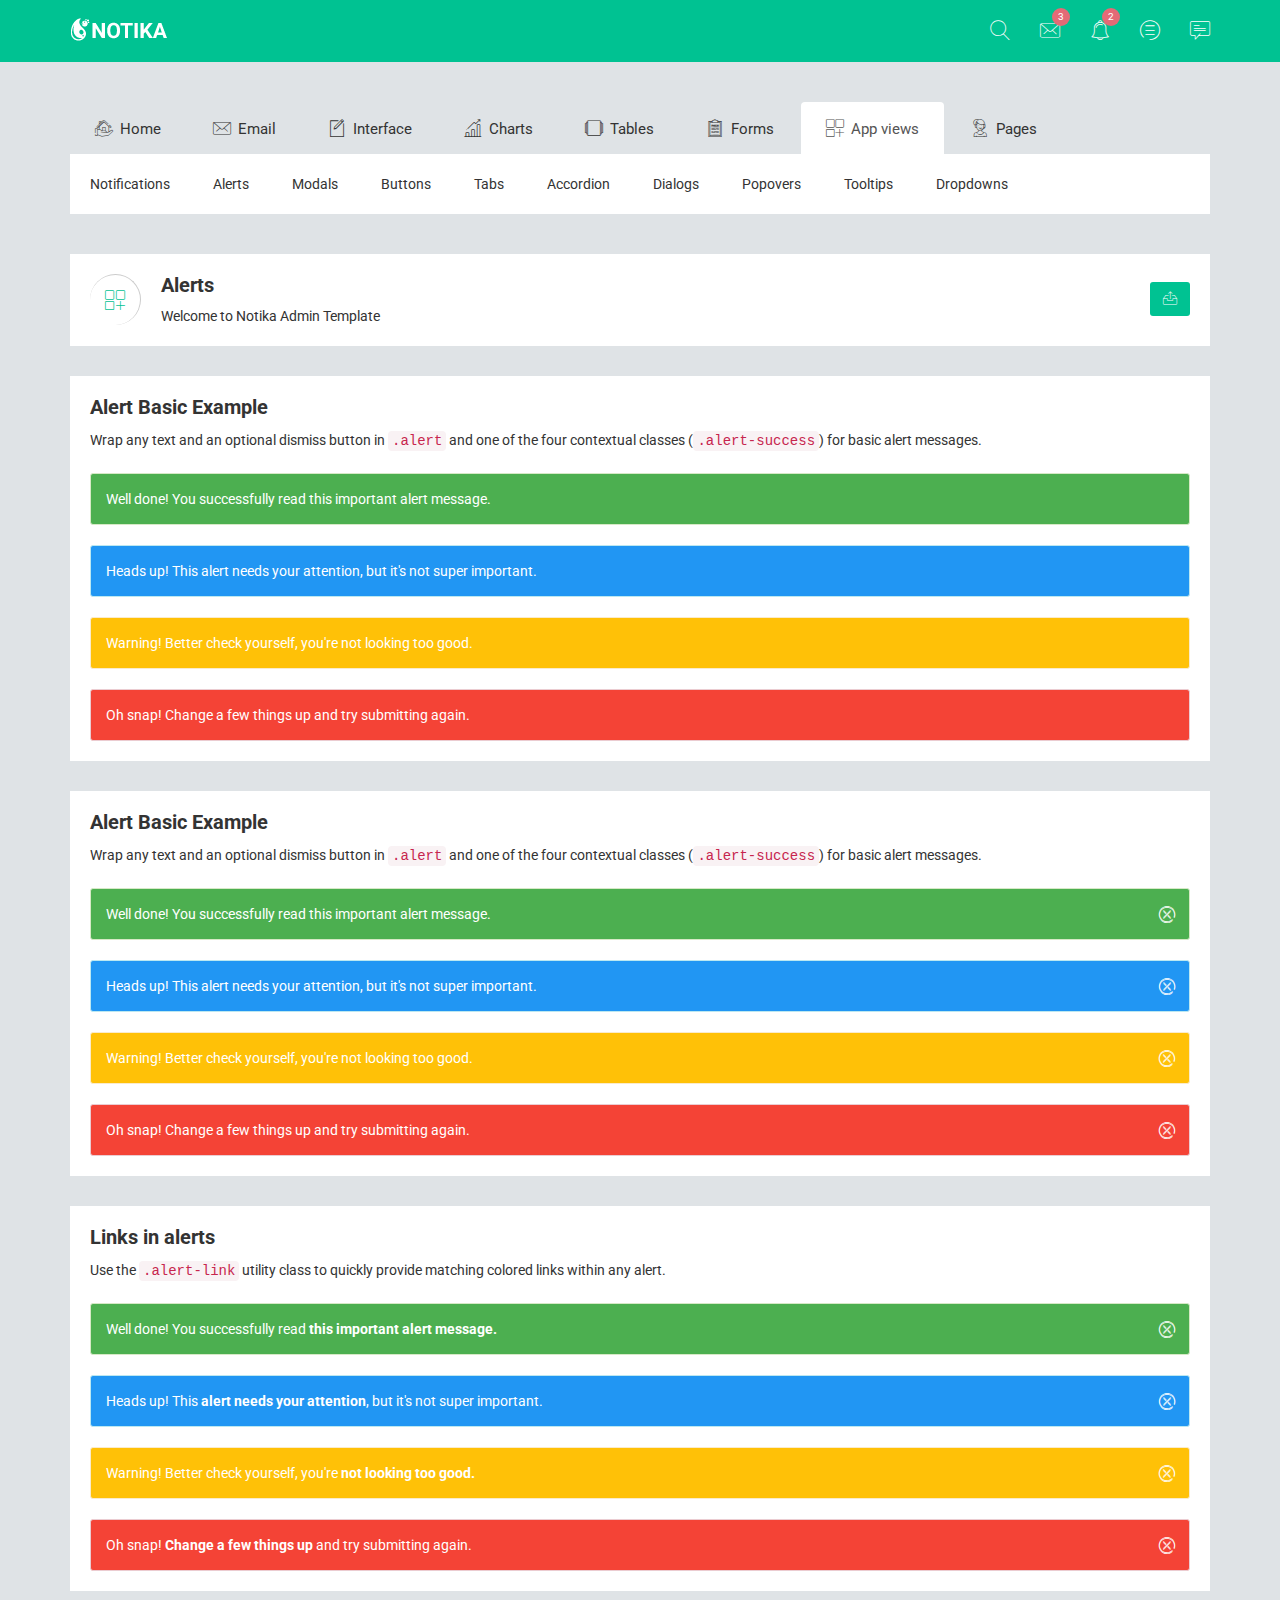
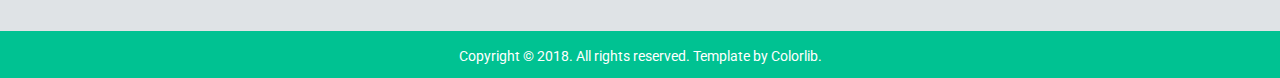
<file: site template/notika/green-horizotal/alert.html>
<!doctype html>
<html class="no-js" lang="">

<head>
    <meta charset="utf-8">
    <meta http-equiv="x-ua-compatible" content="ie=edge">
    <title>Alert | Notika - Notika Admin Template</title>
    <meta name="description" content="">
    <meta name="viewport" content="width=device-width, initial-scale=1">
    <!-- favicon
		============================================ -->
    <link rel="shortcut icon" type="image/x-icon" href="img/favicon.ico">
    <!-- Google Fonts
		============================================ -->
    <link href="https://fonts.googleapis.com/css?family=Roboto:100,300,400,700,900" rel="stylesheet">
    <!-- Bootstrap CSS
		============================================ -->
    <link rel="stylesheet" href="css/bootstrap.min.css">
    <!-- font awesome CSS
		============================================ -->
    <link rel="stylesheet" href="css/font-awesome.min.css">
    <!-- owl.carousel CSS
		============================================ -->
    <link rel="stylesheet" href="css/owl.carousel.css">
    <link rel="stylesheet" href="css/owl.theme.css">
    <link rel="stylesheet" href="css/owl.transitions.css">
    <!-- meanmenu CSS
		============================================ -->
    <link rel="stylesheet" href="css/meanmenu/meanmenu.min.css">
    <!-- animate CSS
		============================================ -->
    <link rel="stylesheet" href="css/animate.css">
    <!-- normalize CSS
		============================================ -->
    <link rel="stylesheet" href="css/normalize.css">
	<!-- wave CSS
		============================================ -->
    <link rel="stylesheet" href="css/wave/waves.min.css">
    <link rel="stylesheet" href="css/wave/button.css">
    <!-- mCustomScrollbar CSS
		============================================ -->
    <link rel="stylesheet" href="css/scrollbar/jquery.mCustomScrollbar.min.css">
    <!-- jvectormap CSS
		============================================ -->
    <link rel="stylesheet" href="css/jvectormap/jquery-jvectormap-2.0.3.css">
    <!-- Notika icon CSS
		============================================ -->
    <link rel="stylesheet" href="css/notika-custom-icon.css">
    <!-- main CSS
		============================================ -->
    <link rel="stylesheet" href="css/main.css">
    <!-- style CSS
		============================================ -->
    <link rel="stylesheet" href="style.css">
    <!-- responsive CSS
		============================================ -->
    <link rel="stylesheet" href="css/responsive.css">
    <!-- modernizr JS
		============================================ -->
    <script src="js/vendor/modernizr-2.8.3.min.js"></script>
</head>

<body>
    <!--[if lt IE 8]>
            <p class="browserupgrade">You are using an <strong>outdated</strong> browser. Please <a href="http://browsehappy.com/">upgrade your browser</a> to improve your experience.</p>
        <![endif]-->
    <!-- Start Header Top Area -->
    <div class="header-top-area">
        <div class="container">
            <div class="row">
                <div class="col-lg-4 col-md-4 col-sm-12 col-xs-12">
                    <div class="logo-area">
                        <a href="#"><img src="img/logo/logo.png" alt="" /></a>
                    </div>
                </div>
                <div class="col-lg-8 col-md-8 col-sm-12 col-xs-12">
                    <div class="header-top-menu">
                        <ul class="nav navbar-nav notika-top-nav">
                            <li class="nav-item dropdown">
                                <a href="#" data-toggle="dropdown" role="button" aria-expanded="false" class="nav-link dropdown-toggle"><span><i class="notika-icon notika-search"></i></span></a>
                                <div role="menu" class="dropdown-menu search-dd animated flipInX">
                                    <div class="search-input">
                                        <i class="notika-icon notika-left-arrow"></i>
                                        <input type="text" />
                                    </div>
                                </div>
                            </li>
                            <li class="nav-item dropdown">
                                <a href="#" data-toggle="dropdown" role="button" aria-expanded="false" class="nav-link dropdown-toggle"><span><i class="notika-icon notika-mail"></i></span></a>
                                <div role="menu" class="dropdown-menu message-dd animated zoomIn">
                                    <div class="hd-mg-tt">
                                        <h2>Messages</h2>
                                    </div>
                                    <div class="hd-message-info">
                                        <a href="#">
                                            <div class="hd-message-sn">
                                                <div class="hd-message-img">
                                                    <img src="img/post/1.jpg" alt="" />
                                                </div>
                                                <div class="hd-mg-ctn">
                                                    <h3>David Belle</h3>
                                                    <p>Cum sociis natoque penatibus et magnis dis parturient montes</p>
                                                </div>
                                            </div>
                                        </a>
                                        <a href="#">
                                            <div class="hd-message-sn">
                                                <div class="hd-message-img">
                                                    <img src="img/post/2.jpg" alt="" />
                                                </div>
                                                <div class="hd-mg-ctn">
                                                    <h3>Jonathan Morris</h3>
                                                    <p>Cum sociis natoque penatibus et magnis dis parturient montes</p>
                                                </div>
                                            </div>
                                        </a>
                                        <a href="#">
                                            <div class="hd-message-sn">
                                                <div class="hd-message-img">
                                                    <img src="img/post/4.jpg" alt="" />
                                                </div>
                                                <div class="hd-mg-ctn">
                                                    <h3>Fredric Mitchell</h3>
                                                    <p>Cum sociis natoque penatibus et magnis dis parturient montes</p>
                                                </div>
                                            </div>
                                        </a>
                                        <a href="#">
                                            <div class="hd-message-sn">
                                                <div class="hd-message-img">
                                                    <img src="img/post/1.jpg" alt="" />
                                                </div>
                                                <div class="hd-mg-ctn">
                                                    <h3>David Belle</h3>
                                                    <p>Cum sociis natoque penatibus et magnis dis parturient montes</p>
                                                </div>
                                            </div>
                                        </a>
                                        <a href="#">
                                            <div class="hd-message-sn">
                                                <div class="hd-message-img">
                                                    <img src="img/post/2.jpg" alt="" />
                                                </div>
                                                <div class="hd-mg-ctn">
                                                    <h3>Glenn Jecobs</h3>
                                                    <p>Cum sociis natoque penatibus et magnis dis parturient montes</p>
                                                </div>
                                            </div>
                                        </a>
                                    </div>
                                    <div class="hd-mg-va">
                                        <a href="#">View All</a>
                                    </div>
                                </div>
                            </li>
                            <li class="nav-item nc-al"><a href="#" data-toggle="dropdown" role="button" aria-expanded="false" class="nav-link dropdown-toggle"><span><i class="notika-icon notika-alarm"></i></span><div class="spinner4 spinner-4"></div><div class="ntd-ctn"><span>3</span></div></a>
                                <div role="menu" class="dropdown-menu message-dd notification-dd animated zoomIn">
                                    <div class="hd-mg-tt">
                                        <h2>Notification</h2>
                                    </div>
                                    <div class="hd-message-info">
                                        <a href="#">
                                            <div class="hd-message-sn">
                                                <div class="hd-message-img">
                                                    <img src="img/post/1.jpg" alt="" />
                                                </div>
                                                <div class="hd-mg-ctn">
                                                    <h3>David Belle</h3>
                                                    <p>Cum sociis natoque penatibus et magnis dis parturient montes</p>
                                                </div>
                                            </div>
                                        </a>
                                        <a href="#">
                                            <div class="hd-message-sn">
                                                <div class="hd-message-img">
                                                    <img src="img/post/2.jpg" alt="" />
                                                </div>
                                                <div class="hd-mg-ctn">
                                                    <h3>Jonathan Morris</h3>
                                                    <p>Cum sociis natoque penatibus et magnis dis parturient montes</p>
                                                </div>
                                            </div>
                                        </a>
                                        <a href="#">
                                            <div class="hd-message-sn">
                                                <div class="hd-message-img">
                                                    <img src="img/post/4.jpg" alt="" />
                                                </div>
                                                <div class="hd-mg-ctn">
                                                    <h3>Fredric Mitchell</h3>
                                                    <p>Cum sociis natoque penatibus et magnis dis parturient montes</p>
                                                </div>
                                            </div>
                                        </a>
                                        <a href="#">
                                            <div class="hd-message-sn">
                                                <div class="hd-message-img">
                                                    <img src="img/post/1.jpg" alt="" />
                                                </div>
                                                <div class="hd-mg-ctn">
                                                    <h3>David Belle</h3>
                                                    <p>Cum sociis natoque penatibus et magnis dis parturient montes</p>
                                                </div>
                                            </div>
                                        </a>
                                        <a href="#">
                                            <div class="hd-message-sn">
                                                <div class="hd-message-img">
                                                    <img src="img/post/2.jpg" alt="" />
                                                </div>
                                                <div class="hd-mg-ctn">
                                                    <h3>Glenn Jecobs</h3>
                                                    <p>Cum sociis natoque penatibus et magnis dis parturient montes</p>
                                                </div>
                                            </div>
                                        </a>
                                    </div>
                                    <div class="hd-mg-va">
                                        <a href="#">View All</a>
                                    </div>
                                </div>
                            </li>
                            <li class="nav-item"><a href="#" data-toggle="dropdown" role="button" aria-expanded="false" class="nav-link dropdown-toggle"><span><i class="notika-icon notika-menus"></i></span><div class="spinner4 spinner-4"></div><div class="ntd-ctn"><span>2</span></div></a>
                                <div role="menu" class="dropdown-menu message-dd task-dd animated zoomIn">
                                    <div class="hd-mg-tt">
                                        <h2>Tasks</h2>
                                    </div>
                                    <div class="hd-message-info hd-task-info">
                                        <div class="skill">
                                            <div class="progress">
                                                <div class="lead-content">
                                                    <p>HTML5 Validation Report</p>
                                                </div>
                                                <div class="progress-bar wow fadeInLeft" data-progress="95%" style="width: 95%;" data-wow-duration="1.5s" data-wow-delay="1.2s"> <span>95%</span>
                                                </div>
                                            </div>
                                            <div class="progress">
                                                <div class="lead-content">
                                                    <p>Google Chrome Extension</p>
                                                </div>
                                                <div class="progress-bar wow fadeInLeft" data-progress="85%" style="width: 85%;" data-wow-duration="1.5s" data-wow-delay="1.2s"><span>85%</span> </div>
                                            </div>
                                            <div class="progress">
                                                <div class="lead-content">
                                                    <p>Social Internet Projects</p>
                                                </div>
                                                <div class="progress-bar wow fadeInLeft" data-progress="75%" style="width: 75%;" data-wow-duration="1.5s" data-wow-delay="1.2s"><span>75%</span> </div>
                                            </div>
                                            <div class="progress">
                                                <div class="lead-content">
                                                    <p>Bootstrap Admin Template</p>
                                                </div>
                                                <div class="progress-bar wow fadeInLeft" data-progress="65%" style="width: 65%;" data-wow-duration="1.5s" data-wow-delay="1.2s"><span>65%</span> </div>
                                            </div>
                                            <div class="progress progress-bt">
                                                <div class="lead-content">
                                                    <p>Youtube Client App</p>
                                                </div>
                                                <div class="progress-bar wow fadeInLeft" data-progress="55%" style="width: 55%;" data-wow-duration="1.5s" data-wow-delay="1.2s"><span>55%</span> </div>
                                            </div>
                                        </div>
                                    </div>
                                    <div class="hd-mg-va">
                                        <a href="#">View All</a>
                                    </div>
                                </div>
                            </li>
                            <li class="nav-item"><a href="#" data-toggle="dropdown" role="button" aria-expanded="false" class="nav-link dropdown-toggle"><span><i class="notika-icon notika-chat"></i></span></a>
                                <div role="menu" class="dropdown-menu message-dd chat-dd animated zoomIn">
                                    <div class="hd-mg-tt">
                                        <h2>Chat</h2>
                                    </div>
                                    <div class="search-people">
                                        <i class="notika-icon notika-left-arrow"></i>
                                        <input type="text" placeholder="Search People" />
                                    </div>
                                    <div class="hd-message-info">
                                        <a href="#">
                                            <div class="hd-message-sn">
                                                <div class="hd-message-img chat-img">
                                                    <img src="img/post/1.jpg" alt="" />
                                                    <div class="chat-avaible"><i class="notika-icon notika-dot"></i></div>
                                                </div>
                                                <div class="hd-mg-ctn">
                                                    <h3>David Belle</h3>
                                                    <p>Available</p>
                                                </div>
                                            </div>
                                        </a>
                                        <a href="#">
                                            <div class="hd-message-sn">
                                                <div class="hd-message-img chat-img">
                                                    <img src="img/post/2.jpg" alt="" />
                                                </div>
                                                <div class="hd-mg-ctn">
                                                    <h3>Jonathan Morris</h3>
                                                    <p>Last seen 3 hours ago</p>
                                                </div>
                                            </div>
                                        </a>
                                        <a href="#">
                                            <div class="hd-message-sn">
                                                <div class="hd-message-img chat-img">
                                                    <img src="img/post/4.jpg" alt="" />
                                                </div>
                                                <div class="hd-mg-ctn">
                                                    <h3>Fredric Mitchell</h3>
                                                    <p>Last seen 2 minutes ago</p>
                                                </div>
                                            </div>
                                        </a>
                                        <a href="#">
                                            <div class="hd-message-sn">
                                                <div class="hd-message-img chat-img">
                                                    <img src="img/post/1.jpg" alt="" />
                                                    <div class="chat-avaible"><i class="notika-icon notika-dot"></i></div>
                                                </div>
                                                <div class="hd-mg-ctn">
                                                    <h3>David Belle</h3>
                                                    <p>Available</p>
                                                </div>
                                            </div>
                                        </a>
                                        <a href="#">
                                            <div class="hd-message-sn">
                                                <div class="hd-message-img chat-img">
                                                    <img src="img/post/2.jpg" alt="" />
                                                    <div class="chat-avaible"><i class="notika-icon notika-dot"></i></div>
                                                </div>
                                                <div class="hd-mg-ctn">
                                                    <h3>Glenn Jecobs</h3>
                                                    <p>Available</p>
                                                </div>
                                            </div>
                                        </a>
                                    </div>
                                    <div class="hd-mg-va">
                                        <a href="#">View All</a>
                                    </div>
                                </div>
                            </li>
                        </ul>
                    </div>
                </div>
            </div>
        </div>
    </div>
    <!-- End Header Top Area -->
    <!-- Mobile Menu start -->
    <div class="mobile-menu-area">
        <div class="container">
            <div class="row">
                <div class="col-lg-12 col-md-12 col-sm-12 col-xs-12">
                    <div class="mobile-menu">
                        <nav id="dropdown">
                            <ul class="mobile-menu-nav">
                                <li><a data-toggle="collapse" data-target="#Charts" href="#">Home</a>
                                    <ul class="collapse dropdown-header-top">
                                        <li><a href="index.html">Dashboard One</a></li>
                                        <li><a href="index-2.html">Dashboard Two</a></li>
                                        <li><a href="index-3.html">Dashboard Three</a></li>
                                        <li><a href="index-4.html">Dashboard Four</a></li>
                                        <li><a href="analytics.html">Analytics</a></li>
                                        <li><a href="widgets.html">Widgets</a></li>
                                    </ul>
                                </li>
                                <li><a data-toggle="collapse" data-target="#demoevent" href="#">Email</a>
                                    <ul id="demoevent" class="collapse dropdown-header-top">
                                        <li><a href="inbox.html">Inbox</a></li>
                                        <li><a href="view-email.html">View Email</a></li>
                                        <li><a href="compose-email.html">Compose Email</a></li>
                                    </ul>
                                </li>
                                <li><a data-toggle="collapse" data-target="#democrou" href="#">Interface</a>
                                    <ul id="democrou" class="collapse dropdown-header-top">
                                        <li><a href="animations.html">Animations</a></li>
                                        <li><a href="google-map.html">Google Map</a></li>
                                        <li><a href="data-map.html">Data Maps</a></li>
                                        <li><a href="code-editor.html">Code Editor</a></li>
                                        <li><a href="image-cropper.html">Images Cropper</a></li>
                                        <li><a href="wizard.html">Wizard</a></li>
                                    </ul>
                                </li>
                                <li><a data-toggle="collapse" data-target="#demolibra" href="#">Charts</a>
                                    <ul id="demolibra" class="collapse dropdown-header-top">
                                        <li><a href="flot-charts.html">Flot Charts</a></li>
                                        <li><a href="bar-charts.html">Bar Charts</a></li>
                                        <li><a href="line-charts.html">Line Charts</a></li>
                                        <li><a href="area-charts.html">Area Charts</a></li>
                                    </ul>
                                </li>
                                <li><a data-toggle="collapse" data-target="#demodepart" href="#">Tables</a>
                                    <ul id="demodepart" class="collapse dropdown-header-top">
                                        <li><a href="normal-table.html">Normal Table</a></li>
                                        <li><a href="data-table.html">Data Table</a></li>
                                    </ul>
                                </li>
                                <li><a data-toggle="collapse" data-target="#demo" href="#">Forms</a>
                                    <ul id="demo" class="collapse dropdown-header-top">
                                        <li><a href="form-elements.html">Form Elements</a></li>
                                        <li><a href="form-components.html">Form Components</a></li>
                                        <li><a href="form-examples.html">Form Examples</a></li>
                                    </ul>
                                </li>
                                <li><a data-toggle="collapse" data-target="#Miscellaneousmob" href="#">App views</a>
                                    <ul id="Miscellaneousmob" class="collapse dropdown-header-top">
                                        <li><a href="notification.html">Notifications</a>
                                        </li>
                                        <li><a href="alert.html">Alerts</a>
                                        </li>
                                        <li><a href="modals.html">Modals</a>
                                        </li>
                                        <li><a href="buttons.html">Buttons</a>
                                        </li>
                                        <li><a href="tabs.html">Tabs</a>
                                        </li>
                                        <li><a href="accordion.html">Accordion</a>
                                        </li>
                                        <li><a href="dialog.html">Dialogs</a>
                                        </li>
                                        <li><a href="popovers.html">Popovers</a>
                                        </li>
                                        <li><a href="tooltips.html">Tooltips</a>
                                        </li>
                                        <li><a href="dropdown.html">Dropdowns</a>
                                        </li>
                                    </ul>
                                </li>
                                <li><a data-toggle="collapse" data-target="#Pagemob" href="#">Pages</a>
                                    <ul id="Pagemob" class="collapse dropdown-header-top">
                                        <li><a href="contact.html">Contact</a>
                                        </li>
                                        <li><a href="invoice.html">Invoice</a>
                                        </li>
                                        <li><a href="typography.html">Typography</a>
                                        </li>
                                        <li><a href="color.html">Color</a>
                                        </li>
                                        <li><a href="login-register.html">Login Register</a>
                                        </li>
                                        <li><a href="404.html">404 Page</a>
                                        </li>
                                    </ul>
                                </li>
                            </ul>
                        </nav>
                    </div>
                </div>
            </div>
        </div>
    </div>
    <!-- Mobile Menu end -->
    <!-- Main Menu area start-->
    <div class="main-menu-area mg-tb-40">
        <div class="container">
            <div class="row">
                <div class="col-lg-12 col-md-12 col-sm-12 col-xs-12">
                    <ul class="nav nav-tabs notika-menu-wrap menu-it-icon-pro">
                        <li><a data-toggle="tab" href="#Home"><i class="notika-icon notika-house"></i> Home</a>
                        </li>
                        <li><a data-toggle="tab" href="#mailbox"><i class="notika-icon notika-mail"></i> Email</a>
                        </li>
                        <li><a data-toggle="tab" href="#Interface"><i class="notika-icon notika-edit"></i> Interface</a>
                        </li>
                        <li><a data-toggle="tab" href="#Charts"><i class="notika-icon notika-bar-chart"></i> Charts</a>
                        </li>
                        <li><a data-toggle="tab" href="#Tables"><i class="notika-icon notika-windows"></i> Tables</a>
                        </li>
                        <li><a data-toggle="tab" href="#Forms"><i class="notika-icon notika-form"></i> Forms</a>
                        </li>
                        <li class="active"><a data-toggle="tab" href="#Appviews"><i class="notika-icon notika-app"></i> App views</a>
                        </li>
                        <li><a data-toggle="tab" href="#Page"><i class="notika-icon notika-support"></i> Pages</a>
                        </li>
                    </ul>
                    <div class="tab-content custom-menu-content">
                        <div id="Home" class="tab-pane in notika-tab-menu-bg animated flipInX">
                            <ul class="notika-main-menu-dropdown">
                                <li><a href="index.html">Dashboard One</a>
                                </li>
                                <li><a href="index-2.html">Dashboard Two</a>
                                </li>
                                <li><a href="index-3.html">Dashboard Three</a>
                                </li>
                                <li><a href="index-4.html">Dashboard Four</a>
                                </li>
                                <li><a href="analytics.html">Analytics</a>
                                </li>
                                <li><a href="widgets.html">Widgets</a>
                                </li>
                            </ul>
                        </div>
                        <div id="mailbox" class="tab-pane notika-tab-menu-bg animated flipInX">
                            <ul class="notika-main-menu-dropdown">
                                <li><a href="inbox.html">Inbox</a>
                                </li>
                                <li><a href="view-email.html">View Email</a>
                                </li>
                                <li><a href="compose-email.html">Compose Email</a>
                                </li>
                            </ul>
                        </div>
                        <div id="Interface" class="tab-pane notika-tab-menu-bg animated flipInX">
                            <ul class="notika-main-menu-dropdown">
                                <li><a href="animations.html">Animations</a>
                                </li>
                                <li><a href="google-map.html">Google Map</a>
                                </li>
                                <li><a href="data-map.html">Data Maps</a>
                                </li>
                                <li><a href="code-editor.html">Code Editor</a>
                                </li>
                                <li><a href="image-cropper.html">Images Cropper</a>
                                </li>
                                <li><a href="wizard.html">Wizard</a>
                                </li>
                            </ul>
                        </div>
                        <div id="Charts" class="tab-pane notika-tab-menu-bg animated flipInX">
                            <ul class="notika-main-menu-dropdown">
                                <li><a href="flot-charts.html">Flot Charts</a>
                                </li>
                                <li><a href="bar-charts.html">Bar Charts</a>
                                </li>
                                <li><a href="line-charts.html">Line Charts</a>
                                </li>
                                <li><a href="area-charts.html">Area Charts</a>
                                </li>
                            </ul>
                        </div>
                        <div id="Tables" class="tab-pane notika-tab-menu-bg animated flipInX">
                            <ul class="notika-main-menu-dropdown">
                                <li><a href="normal-table.html">Normal Table</a>
                                </li>
                                <li><a href="data-table.html">Data Table</a>
                                </li>
                            </ul>
                        </div>
                        <div id="Forms" class="tab-pane notika-tab-menu-bg animated flipInX">
                            <ul class="notika-main-menu-dropdown">
                                <li><a href="form-elements.html">Form Elements</a>
                                </li>
                                <li><a href="form-components.html">Form Components</a>
                                </li>
                                <li><a href="form-examples.html">Form Examples</a>
                                </li>
                            </ul>
                        </div>
                        <div id="Appviews" class="tab-pane active notika-tab-menu-bg animated flipInX">
                            <ul class="notika-main-menu-dropdown">
                                <li><a href="notification.html">Notifications</a>
                                </li>
                                <li><a href="alert.html">Alerts</a>
                                </li>
                                <li><a href="modals.html">Modals</a>
                                </li>
                                <li><a href="buttons.html">Buttons</a>
                                </li>
                                <li><a href="tabs.html">Tabs</a>
                                </li>
                                <li><a href="accordion.html">Accordion</a>
                                </li>
                                <li><a href="dialog.html">Dialogs</a>
                                </li>
                                <li><a href="popovers.html">Popovers</a>
                                </li>
                                <li><a href="tooltips.html">Tooltips</a>
                                </li>
                                <li><a href="dropdown.html">Dropdowns</a>
                                </li>
                            </ul>
                        </div>
                        <div id="Page" class="tab-pane notika-tab-menu-bg animated flipInX">
                            <ul class="notika-main-menu-dropdown">
                                <li><a href="contact.html">Contact</a>
                                </li>
                                <li><a href="invoice.html">Invoice</a>
                                </li>
                                <li><a href="typography.html">Typography</a>
                                </li>
                                <li><a href="color.html">Color</a>
                                </li>
                                <li><a href="login-register.html">Login Register</a>
                                </li>
                                <li><a href="404.html">404 Page</a>
                                </li>
                            </ul>
                        </div>
                    </div>
                </div>
            </div>
        </div>
    </div>
    <!-- Main Menu area End-->
	<!-- Breadcomb area Start-->
	<div class="breadcomb-area">
		<div class="container">
			<div class="row">
				<div class="col-lg-12 col-md-12 col-sm-12 col-xs-12">
					<div class="breadcomb-list">
						<div class="row">
							<div class="col-lg-6 col-md-6 col-sm-6 col-xs-12">
								<div class="breadcomb-wp">
									<div class="breadcomb-icon">
										<i class="notika-icon notika-app"></i>
									</div>
									<div class="breadcomb-ctn">
										<h2>Alerts</h2>
										<p>Welcome to Notika <span class="bread-ntd">Admin Template</span></p>
									</div>
								</div>
							</div>
							<div class="col-lg-6 col-md-6 col-sm-6 col-xs-3">
								<div class="breadcomb-report">
									<button data-toggle="tooltip" data-placement="left" title="Download Report" class="btn"><i class="notika-icon notika-sent"></i></button>
								</div>
							</div>
						</div>
					</div>
				</div>
			</div>
		</div>
	</div>
	<!-- Breadcomb area End-->
    <!-- Alert area start-->
    <div class="alert-area">
        <div class="container">
            <div class="row">
                <div class="col-lg-12 col-md-12 col-sm-12 col-xs-12">
                    <div class="alert-inner">
                        <div class="alert-hd">
                            <h2>Alert Basic Example</h2>
                            <p>Wrap any text and an optional dismiss button in <code>.alert</code> and one of the four contextual classes (<code>.alert-success</code>) for basic alert messages.</p>
                        </div>
                        <div class="alert-list">
                            <div class="alert alert-success" role="alert">Well done! You successfully read this important alert message.
                            </div>
                            <div class="alert alert-info" role="alert">Heads up! This alert needs your attention, but it's not super important.
                            </div>
                            <div class="alert alert-warning" role="alert">Warning! Better check yourself, you're not looking too good.
                            </div>
                            <div class="alert alert-danger alert-mg-b-0" role="alert">Oh snap! Change a few things up and try submitting again.
                            </div>
                        </div>
                    </div>
                </div>
            </div>
            <div class="row">
                <div class="col-lg-12 col-md-12 col-sm-12 col-xs-12">
                    <div class="alert-inner mg-t-30">
                        <div class="alert-hd">
                            <h2>Alert Basic Example</h2>
                            <p>Wrap any text and an optional dismiss button in <code>.alert</code> and one of the four contextual classes (<code>.alert-success</code>) for basic alert messages.</p>
                        </div>
                        <div class="alert-list">
                            <div class="alert alert-success alert-dismissible" role="alert">
                                <button type="button" class="close" data-dismiss="alert" aria-label="Close"><span aria-hidden="true"><i class="notika-icon notika-close"></i></span></button> Well done! You successfully read this important alert message.
                            </div>
                            <div class="alert alert-info alert-dismissible" role="alert">
                                <button type="button" class="close" data-dismiss="alert" aria-label="Close"><span aria-hidden="true"><i class="notika-icon notika-close"></i></span></button> Heads up! This alert needs your attention, but it's not super
                                important.
                            </div>
                            <div class="alert alert-warning alert-dismissible" role="alert">
                                <button type="button" class="close" data-dismiss="alert" aria-label="Close"><span aria-hidden="true"><i class="notika-icon notika-close"></i></span></button> Warning! Better check yourself, you're not looking too good.
                            </div>
                            <div class="alert alert-danger alert-dismissible alert-mg-b-0" role="alert">
                                <button type="button" class="close" data-dismiss="alert" aria-label="Close"><span aria-hidden="true"><i class="notika-icon notika-close"></i></span></button> Oh snap! Change a few things up and try submitting again.
                            </div>

                        </div>
                    </div>
                </div>
            </div>
            <div class="row">
                <div class="col-lg-12 col-md-12 col-sm-12 col-xs-12">
                    <div class="alert-inner mg-t-30">
                        <div class="alert-hd">
                            <h2>Links in alerts</h2>
                            <p>Use the <code>.alert-link</code> utility class to quickly provide matching colored links within any alert.</p>
                        </div>
                        <div class="alert-list">
                            <div class="alert alert-success alert-dismissible" role="alert">
                                <button type="button" class="close" data-dismiss="alert" aria-label="Close"><span aria-hidden="true"><i class="notika-icon notika-close"></i></span></button> Well done! You successfully read <a href="" class="alert-link">this important alert message.</a>
                            </div>
                            <div class="alert alert-info alert-dismissible" role="alert">
                                <button type="button" class="close" data-dismiss="alert" aria-label="Close"><span aria-hidden="true"><i class="notika-icon notika-close"></i></span></button> Heads up! This <a href="" class="alert-link">alert needs your attention</a>,
                                but it's not super important.
                            </div>
                            <div class="alert alert-warning alert-dismissible" role="alert">
                                <button type="button" class="close" data-dismiss="alert" aria-label="Close"><span aria-hidden="true"><i class="notika-icon notika-close"></i></span></button> Warning! Better check yourself, you're <a href="" class="alert-link">not looking too good.</a>
                            </div>
                            <div class="alert alert-danger alert-dismissible alert-mg-b-0" role="alert">
                                <button type="button" class="close" data-dismiss="alert" aria-label="Close"><span aria-hidden="true"><i class="notika-icon notika-close"></i></span></button> Oh snap! <a href="" class="alert-link">Change a few things up</a>                                and try submitting again.
                            </div>
                        </div>
                    </div>
                </div>
            </div>
        </div>
    </div>
    <!-- Alert area End-->
    <!-- Start Footer area-->
    <div class="footer-copyright-area">
        <div class="container">
            <div class="row">
                <div class="col-lg-12 col-md-12 col-sm-12 col-xs-12">
                    <div class="footer-copy-right">
                        <p>Copyright © 2018. All rights reserved. Template by <a href="https://colorlib.com">Colorlib</a>.</p>
                    </div>
                </div>
            </div>
        </div>
    </div>
    <!-- End Footer area-->
    <!-- jquery
		============================================ -->
    <script src="js/vendor/jquery-1.12.4.min.js"></script>
    <!-- bootstrap JS
		============================================ -->
    <script src="js/bootstrap.min.js"></script>
    <!-- wow JS
		============================================ -->
    <script src="js/wow.min.js"></script>
    <!-- price-slider JS
		============================================ -->
    <script src="js/jquery-price-slider.js"></script>
    <!-- owl.carousel JS
		============================================ -->
    <script src="js/owl.carousel.min.js"></script>
    <!-- scrollUp JS
		============================================ -->
    <script src="js/jquery.scrollUp.min.js"></script>
    <!-- meanmenu JS
		============================================ -->
    <script src="js/meanmenu/jquery.meanmenu.js"></script>
    <!-- counterup JS
		============================================ -->
    <script src="js/counterup/jquery.counterup.min.js"></script>
    <script src="js/counterup/waypoints.min.js"></script>
    <script src="js/counterup/counterup-active.js"></script>
    <!-- mCustomScrollbar JS
		============================================ -->
    <script src="js/scrollbar/jquery.mCustomScrollbar.concat.min.js"></script>
    <!-- sparkline JS
		============================================ -->
    <script src="js/sparkline/jquery.sparkline.min.js"></script>
    <script src="js/sparkline/sparkline-active.js"></script>
    <!-- flot JS
		============================================ -->
    <script src="js/flot/jquery.flot.js"></script>
    <script src="js/flot/jquery.flot.resize.js"></script>
    <script src="js/flot/flot-active.js"></script>
    <!-- knob JS
		============================================ -->
    <script src="js/knob/jquery.knob.js"></script>
    <script src="js/knob/jquery.appear.js"></script>
    <script src="js/knob/knob-active.js"></script>
    <!--  Chat JS
		============================================ -->
    <script src="js/chat/jquery.chat.js"></script>
    <!--  todo JS
		============================================ -->
    <script src="js/todo/jquery.todo.js"></script>
	<!--  wave JS
		============================================ -->
    <script src="js/wave/waves.min.js"></script>
    <script src="js/wave/wave-active.js"></script>
    <!-- plugins JS
		============================================ -->
    <script src="js/plugins.js"></script>
    <!-- main JS
		============================================ -->
    <script src="js/main.js"></script>
	<!-- tawk chat JS
		============================================ -->
    <script src="js/tawk-chat.js"></script>
</body>

</html>
</file>
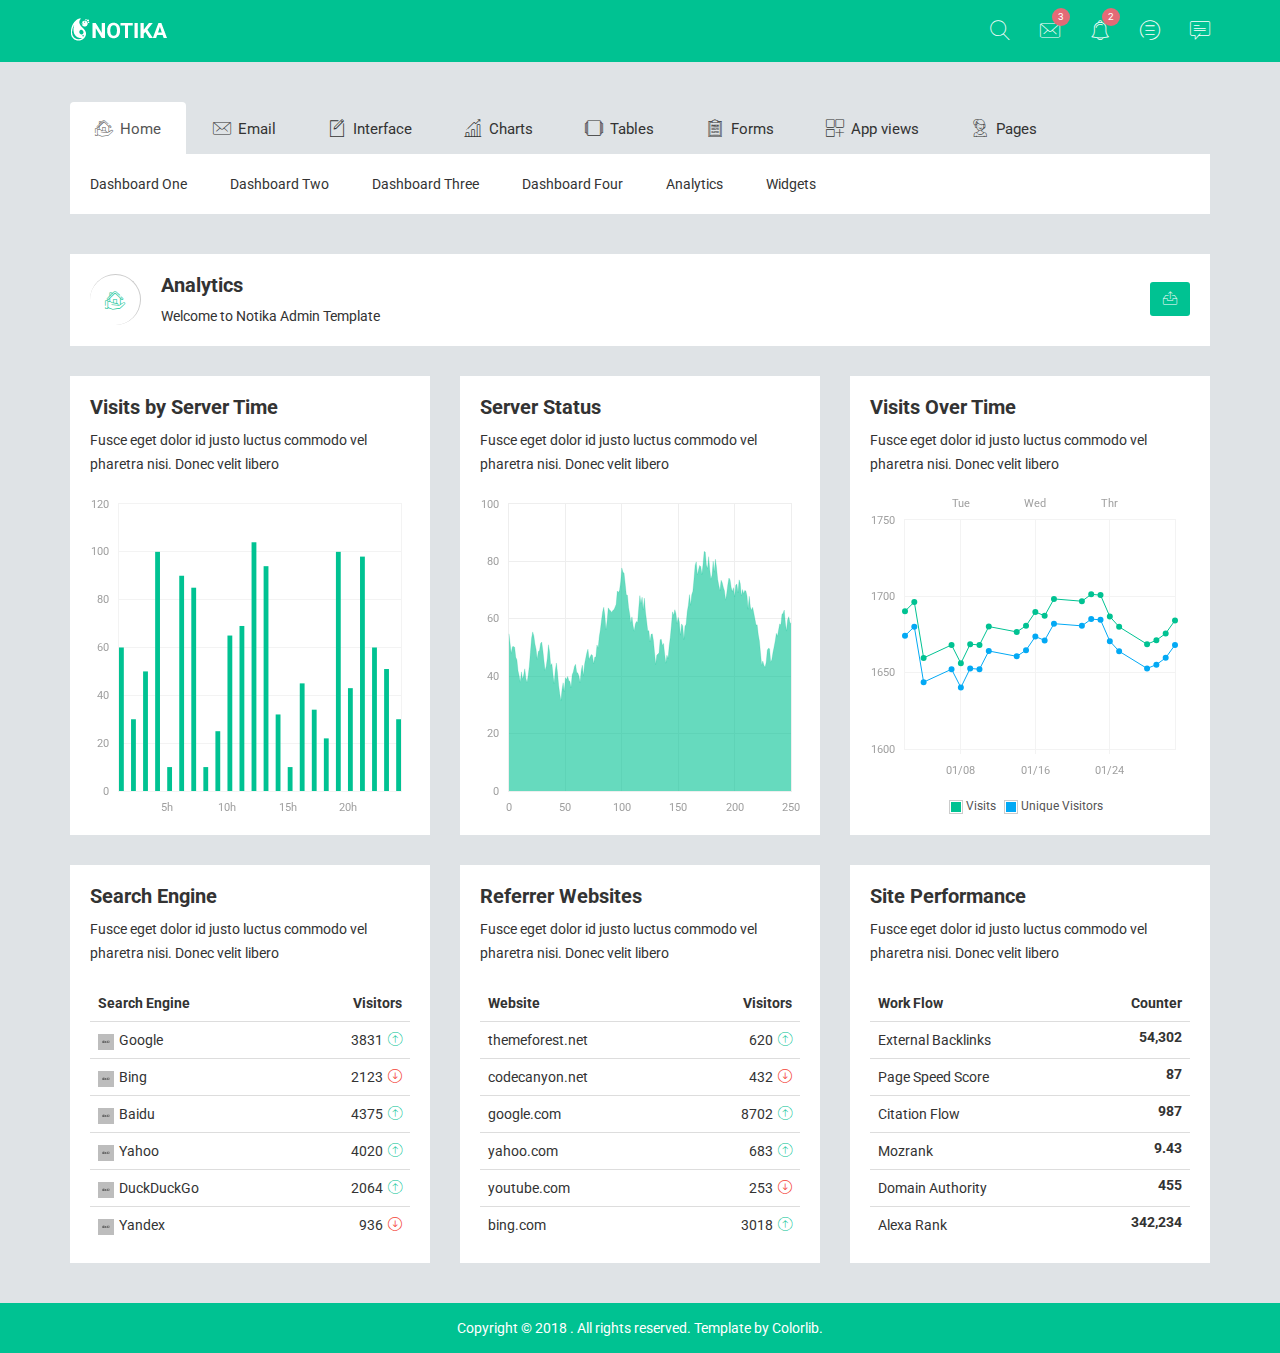
<file: site template/notika/green-horizotal/analytics.html>
<!doctype html>
<html class="no-js" lang="">

<head>
    <meta charset="utf-8">
    <meta http-equiv="x-ua-compatible" content="ie=edge">
    <title>Analytics | Notika - Notika Admin Template</title>
    <meta name="description" content="">
    <meta name="viewport" content="width=device-width, initial-scale=1">
    <!-- favicon
		============================================ -->
    <link rel="shortcut icon" type="image/x-icon" href="img/favicon.ico">
    <!-- Google Fonts
		============================================ -->
    <link href="https://fonts.googleapis.com/css?family=Roboto:100,300,400,700,900" rel="stylesheet">
    <!-- Bootstrap CSS
		============================================ -->
    <link rel="stylesheet" href="css/bootstrap.min.css">
    <!-- font awesome CSS
		============================================ -->
    <link rel="stylesheet" href="css/font-awesome.min.css">
    <!-- owl.carousel CSS
		============================================ -->
    <link rel="stylesheet" href="css/owl.carousel.css">
    <link rel="stylesheet" href="css/owl.theme.css">
    <link rel="stylesheet" href="css/owl.transitions.css">
    <!-- meanmenu CSS
		============================================ -->
    <link rel="stylesheet" href="css/meanmenu/meanmenu.min.css">
    <!-- Notika icon CSS
		============================================ -->
    <link rel="stylesheet" href="css/notika-custom-icon.css">
    <!-- mCustomScrollbar CSS
		============================================ -->
    <link rel="stylesheet" href="css/scrollbar/jquery.mCustomScrollbar.min.css">
    <!-- animate CSS
		============================================ -->
    <link rel="stylesheet" href="css/animate.css">
    <!-- normalize CSS
		============================================ -->
    <link rel="stylesheet" href="css/normalize.css">
	<!-- wave CSS
		============================================ -->
    <link rel="stylesheet" href="css/wave/waves.min.css">
    <link rel="stylesheet" href="css/wave/button.css">
    <!-- main CSS
		============================================ -->
    <link rel="stylesheet" href="css/main.css">
    <!-- style CSS
		============================================ -->
    <link rel="stylesheet" href="style.css">
    <!-- responsive CSS
		============================================ -->
    <link rel="stylesheet" href="css/responsive.css">
    <!-- modernizr JS
		============================================ -->
    <script src="js/vendor/modernizr-2.8.3.min.js"></script>
</head>

<body>
    <!--[if lt IE 8]>
            <p class="browserupgrade">You are using an <strong>outdated</strong> browser. Please <a href="http://browsehappy.com/">upgrade your browser</a> to improve your experience.</p>
        <![endif]-->
    <!-- Start Header Top Area -->
    <div class="header-top-area">
        <div class="container">
            <div class="row">
                <div class="col-lg-4 col-md-4 col-sm-12 col-xs-12">
                    <div class="logo-area">
                        <a href="#"><img src="img/logo/logo.png" alt="" /></a>
                    </div>
                </div>
                <div class="col-lg-8 col-md-8 col-sm-12 col-xs-12">
                    <div class="header-top-menu">
                        <ul class="nav navbar-nav notika-top-nav">
                            <li class="nav-item dropdown">
                                <a href="#" data-toggle="dropdown" role="button" aria-expanded="false" class="nav-link dropdown-toggle"><span><i class="notika-icon notika-search"></i></span></a>
                                <div role="menu" class="dropdown-menu search-dd animated flipInX">
                                    <div class="search-input">
                                        <i class="notika-icon notika-left-arrow"></i>
                                        <input type="text" />
                                    </div>
                                </div>
                            </li>
                            <li class="nav-item dropdown">
                                <a href="#" data-toggle="dropdown" role="button" aria-expanded="false" class="nav-link dropdown-toggle"><span><i class="notika-icon notika-mail"></i></span></a>
                                <div role="menu" class="dropdown-menu message-dd animated zoomIn">
                                    <div class="hd-mg-tt">
                                        <h2>Messages</h2>
                                    </div>
                                    <div class="hd-message-info">
                                        <a href="#">
                                            <div class="hd-message-sn">
                                                <div class="hd-message-img">
                                                    <img src="img/post/1.jpg" alt="" />
                                                </div>
                                                <div class="hd-mg-ctn">
                                                    <h3>David Belle</h3>
                                                    <p>Cum sociis natoque penatibus et magnis dis parturient montes</p>
                                                </div>
                                            </div>
                                        </a>
                                        <a href="#">
                                            <div class="hd-message-sn">
                                                <div class="hd-message-img">
                                                    <img src="img/post/2.jpg" alt="" />
                                                </div>
                                                <div class="hd-mg-ctn">
                                                    <h3>Jonathan Morris</h3>
                                                    <p>Cum sociis natoque penatibus et magnis dis parturient montes</p>
                                                </div>
                                            </div>
                                        </a>
                                        <a href="#">
                                            <div class="hd-message-sn">
                                                <div class="hd-message-img">
                                                    <img src="img/post/4.jpg" alt="" />
                                                </div>
                                                <div class="hd-mg-ctn">
                                                    <h3>Fredric Mitchell</h3>
                                                    <p>Cum sociis natoque penatibus et magnis dis parturient montes</p>
                                                </div>
                                            </div>
                                        </a>
                                        <a href="#">
                                            <div class="hd-message-sn">
                                                <div class="hd-message-img">
                                                    <img src="img/post/1.jpg" alt="" />
                                                </div>
                                                <div class="hd-mg-ctn">
                                                    <h3>David Belle</h3>
                                                    <p>Cum sociis natoque penatibus et magnis dis parturient montes</p>
                                                </div>
                                            </div>
                                        </a>
                                        <a href="#">
                                            <div class="hd-message-sn">
                                                <div class="hd-message-img">
                                                    <img src="img/post/2.jpg" alt="" />
                                                </div>
                                                <div class="hd-mg-ctn">
                                                    <h3>Glenn Jecobs</h3>
                                                    <p>Cum sociis natoque penatibus et magnis dis parturient montes</p>
                                                </div>
                                            </div>
                                        </a>
                                    </div>
                                    <div class="hd-mg-va">
                                        <a href="#">View All</a>
                                    </div>
                                </div>
                            </li>
                            <li class="nav-item nc-al"><a href="#" data-toggle="dropdown" role="button" aria-expanded="false" class="nav-link dropdown-toggle"><span><i class="notika-icon notika-alarm"></i></span><div class="spinner4 spinner-4"></div><div class="ntd-ctn"><span>3</span></div></a>
                                <div role="menu" class="dropdown-menu message-dd notification-dd animated zoomIn">
                                    <div class="hd-mg-tt">
                                        <h2>Notification</h2>
                                    </div>
                                    <div class="hd-message-info">
                                        <a href="#">
                                            <div class="hd-message-sn">
                                                <div class="hd-message-img">
                                                    <img src="img/post/1.jpg" alt="" />
                                                </div>
                                                <div class="hd-mg-ctn">
                                                    <h3>David Belle</h3>
                                                    <p>Cum sociis natoque penatibus et magnis dis parturient montes</p>
                                                </div>
                                            </div>
                                        </a>
                                        <a href="#">
                                            <div class="hd-message-sn">
                                                <div class="hd-message-img">
                                                    <img src="img/post/2.jpg" alt="" />
                                                </div>
                                                <div class="hd-mg-ctn">
                                                    <h3>Jonathan Morris</h3>
                                                    <p>Cum sociis natoque penatibus et magnis dis parturient montes</p>
                                                </div>
                                            </div>
                                        </a>
                                        <a href="#">
                                            <div class="hd-message-sn">
                                                <div class="hd-message-img">
                                                    <img src="img/post/4.jpg" alt="" />
                                                </div>
                                                <div class="hd-mg-ctn">
                                                    <h3>Fredric Mitchell</h3>
                                                    <p>Cum sociis natoque penatibus et magnis dis parturient montes</p>
                                                </div>
                                            </div>
                                        </a>
                                        <a href="#">
                                            <div class="hd-message-sn">
                                                <div class="hd-message-img">
                                                    <img src="img/post/1.jpg" alt="" />
                                                </div>
                                                <div class="hd-mg-ctn">
                                                    <h3>David Belle</h3>
                                                    <p>Cum sociis natoque penatibus et magnis dis parturient montes</p>
                                                </div>
                                            </div>
                                        </a>
                                        <a href="#">
                                            <div class="hd-message-sn">
                                                <div class="hd-message-img">
                                                    <img src="img/post/2.jpg" alt="" />
                                                </div>
                                                <div class="hd-mg-ctn">
                                                    <h3>Glenn Jecobs</h3>
                                                    <p>Cum sociis natoque penatibus et magnis dis parturient montes</p>
                                                </div>
                                            </div>
                                        </a>
                                    </div>
                                    <div class="hd-mg-va">
                                        <a href="#">View All</a>
                                    </div>
                                </div>
                            </li>
                            <li class="nav-item"><a href="#" data-toggle="dropdown" role="button" aria-expanded="false" class="nav-link dropdown-toggle"><span><i class="notika-icon notika-menus"></i></span><div class="spinner4 spinner-4"></div><div class="ntd-ctn"><span>2</span></div></a>
                                <div role="menu" class="dropdown-menu message-dd task-dd animated zoomIn">
                                    <div class="hd-mg-tt">
                                        <h2>Tasks</h2>
                                    </div>
                                    <div class="hd-message-info hd-task-info">
                                        <div class="skill">
                                            <div class="progress">
                                                <div class="lead-content">
                                                    <p>HTML5 Validation Report</p>
                                                </div>
                                                <div class="progress-bar wow fadeInLeft" data-progress="95%" style="width: 95%;" data-wow-duration="1.5s" data-wow-delay="1.2s"> <span>95%</span>
                                                </div>
                                            </div>
                                            <div class="progress">
                                                <div class="lead-content">
                                                    <p>Google Chrome Extension</p>
                                                </div>
                                                <div class="progress-bar wow fadeInLeft" data-progress="85%" style="width: 85%;" data-wow-duration="1.5s" data-wow-delay="1.2s"><span>85%</span> </div>
                                            </div>
                                            <div class="progress">
                                                <div class="lead-content">
                                                    <p>Social Internet Projects</p>
                                                </div>
                                                <div class="progress-bar wow fadeInLeft" data-progress="75%" style="width: 75%;" data-wow-duration="1.5s" data-wow-delay="1.2s"><span>75%</span> </div>
                                            </div>
                                            <div class="progress">
                                                <div class="lead-content">
                                                    <p>Bootstrap Admin</p>
                                                </div>
                                                <div class="progress-bar wow fadeInLeft" data-progress="65%" style="width: 65%;" data-wow-duration="1.5s" data-wow-delay="1.2s"><span>65%</span> </div>
                                            </div>
                                            <div class="progress progress-bt">
                                                <div class="lead-content">
                                                    <p>Youtube App</p>
                                                </div>
                                                <div class="progress-bar wow fadeInLeft" data-progress="55%" style="width: 55%;" data-wow-duration="1.5s" data-wow-delay="1.2s"><span>55%</span> </div>
                                            </div>
                                        </div>
                                    </div>
                                    <div class="hd-mg-va">
                                        <a href="#">View All</a>
                                    </div>
                                </div>
                            </li>
                            <li class="nav-item"><a href="#" data-toggle="dropdown" role="button" aria-expanded="false" class="nav-link dropdown-toggle"><span><i class="notika-icon notika-chat"></i></span></a>
                                <div role="menu" class="dropdown-menu message-dd chat-dd animated zoomIn">
                                    <div class="hd-mg-tt">
                                        <h2>Chat</h2>
                                    </div>
                                    <div class="search-people">
                                        <i class="notika-icon notika-left-arrow"></i>
                                        <input type="text" placeholder="Search People" />
                                    </div>
                                    <div class="hd-message-info">
                                        <a href="#">
                                            <div class="hd-message-sn">
                                                <div class="hd-message-img chat-img">
                                                    <img src="img/post/1.jpg" alt="" />
                                                    <div class="chat-avaible"><i class="notika-icon notika-dot"></i></div>
                                                </div>
                                                <div class="hd-mg-ctn">
                                                    <h3>David Belle</h3>
                                                    <p>Available</p>
                                                </div>
                                            </div>
                                        </a>
                                        <a href="#">
                                            <div class="hd-message-sn">
                                                <div class="hd-message-img chat-img">
                                                    <img src="img/post/2.jpg" alt="" />
                                                </div>
                                                <div class="hd-mg-ctn">
                                                    <h3>Jonathan Morris</h3>
                                                    <p>Last seen 3 hours ago</p>
                                                </div>
                                            </div>
                                        </a>
                                        <a href="#">
                                            <div class="hd-message-sn">
                                                <div class="hd-message-img chat-img">
                                                    <img src="img/post/4.jpg" alt="" />
                                                </div>
                                                <div class="hd-mg-ctn">
                                                    <h3>Fredric Mitchell</h3>
                                                    <p>Last seen 2 minutes ago</p>
                                                </div>
                                            </div>
                                        </a>
                                        <a href="#">
                                            <div class="hd-message-sn">
                                                <div class="hd-message-img chat-img">
                                                    <img src="img/post/1.jpg" alt="" />
                                                    <div class="chat-avaible"><i class="notika-icon notika-dot"></i></div>
                                                </div>
                                                <div class="hd-mg-ctn">
                                                    <h3>David Belle</h3>
                                                    <p>Available</p>
                                                </div>
                                            </div>
                                        </a>
                                        <a href="#">
                                            <div class="hd-message-sn">
                                                <div class="hd-message-img chat-img">
                                                    <img src="img/post/2.jpg" alt="" />
                                                    <div class="chat-avaible"><i class="notika-icon notika-dot"></i></div>
                                                </div>
                                                <div class="hd-mg-ctn">
                                                    <h3>Glenn Jecobs</h3>
                                                    <p>Available</p>
                                                </div>
                                            </div>
                                        </a>
                                    </div>
                                    <div class="hd-mg-va">
                                        <a href="#">View All</a>
                                    </div>
                                </div>
                            </li>
                        </ul>
                    </div>
                </div>
            </div>
        </div>
    </div>
    <!-- End Header Top Area -->
    <!-- Mobile Menu start -->
    <div class="mobile-menu-area">
        <div class="container">
            <div class="row">
                <div class="col-lg-12 col-md-12 col-sm-12 col-xs-12">
                    <div class="mobile-menu">
                        <nav id="dropdown">
                            <ul class="mobile-menu-nav">
                                <li><a data-toggle="collapse" data-target="#Charts" href="#">Home</a>
                                    <ul class="collapse dropdown-header-top">
                                        <li><a href="index.html">Dashboard One</a></li>
                                        <li><a href="index-2.html">Dashboard Two</a></li>
                                        <li><a href="index-3.html">Dashboard Three</a></li>
                                        <li><a href="index-4.html">Dashboard Four</a></li>
                                        <li><a href="analytics.html">Analytics</a></li>
                                        <li><a href="widgets.html">Widgets</a></li>
                                    </ul>
                                </li>
                                <li><a data-toggle="collapse" data-target="#demoevent" href="#">Email</a>
                                    <ul id="demoevent" class="collapse dropdown-header-top">
                                        <li><a href="inbox.html">Inbox</a></li>
                                        <li><a href="view-email.html">View Email</a></li>
                                        <li><a href="compose-email.html">Compose Email</a></li>
                                    </ul>
                                </li>
                                <li><a data-toggle="collapse" data-target="#democrou" href="#">Interface</a>
                                    <ul id="democrou" class="collapse dropdown-header-top">
                                        <li><a href="animations.html">Animations</a></li>
                                        <li><a href="google-map.html">Google Map</a></li>
                                        <li><a href="data-map.html">Data Maps</a></li>
                                        <li><a href="code-editor.html">Code Editor</a></li>
                                        <li><a href="image-cropper.html">Images Cropper</a></li>
                                        <li><a href="wizard.html">Wizard</a></li>
                                    </ul>
                                </li>
                                <li><a data-toggle="collapse" data-target="#demolibra" href="#">Charts</a>
                                    <ul id="demolibra" class="collapse dropdown-header-top">
                                        <li><a href="flot-charts.html">Flot Charts</a></li>
                                        <li><a href="bar-charts.html">Bar Charts</a></li>
                                        <li><a href="line-charts.html">Line Charts</a></li>
                                        <li><a href="area-charts.html">Area Charts</a></li>
                                    </ul>
                                </li>
                                <li><a data-toggle="collapse" data-target="#demodepart" href="#">Tables</a>
                                    <ul id="demodepart" class="collapse dropdown-header-top">
                                        <li><a href="normal-table.html">Normal Table</a></li>
                                        <li><a href="data-table.html">Data Table</a></li>
                                    </ul>
                                </li>
                                <li><a data-toggle="collapse" data-target="#demo" href="#">Forms</a>
                                    <ul id="demo" class="collapse dropdown-header-top">
                                        <li><a href="form-elements.html">Form Elements</a></li>
                                        <li><a href="form-components.html">Form Components</a></li>
                                        <li><a href="form-examples.html">Form Examples</a></li>
                                    </ul>
                                </li>
                                <li><a data-toggle="collapse" data-target="#Miscellaneousmob" href="#">App views</a>
                                    <ul id="Miscellaneousmob" class="collapse dropdown-header-top">
                                        <li><a href="notification.html">Notifications</a>
                                        </li>
                                        <li><a href="alert.html">Alerts</a>
                                        </li>
                                        <li><a href="modals.html">Modals</a>
                                        </li>
                                        <li><a href="buttons.html">Buttons</a>
                                        </li>
                                        <li><a href="tabs.html">Tabs</a>
                                        </li>
                                        <li><a href="accordion.html">Accordion</a>
                                        </li>
                                        <li><a href="dialog.html">Dialogs</a>
                                        </li>
                                        <li><a href="popovers.html">Popovers</a>
                                        </li>
                                        <li><a href="tooltips.html">Tooltips</a>
                                        </li>
                                        <li><a href="dropdown.html">Dropdowns</a>
                                        </li>
                                    </ul>
                                </li>
                                <li><a data-toggle="collapse" data-target="#Pagemob" href="#">Pages</a>
                                    <ul id="Pagemob" class="collapse dropdown-header-top">
                                        <li><a href="contact.html">Contact</a>
                                        </li>
                                        <li><a href="invoice.html">Invoice</a>
                                        </li>
                                        <li><a href="typography.html">Typography</a>
                                        </li>
                                        <li><a href="color.html">Color</a>
                                        </li>
                                        <li><a href="login-register.html">Login Register</a>
                                        </li>
                                        <li><a href="404.html">404 Page</a>
                                        </li>
                                    </ul>
                                </li>
                            </ul>
                        </nav>
                    </div>
                </div>
            </div>
        </div>
    </div>
    <!-- Mobile Menu end -->
    <!-- Main Menu area start-->
    <div class="main-menu-area mg-tb-40">
        <div class="container">
            <div class="row">
                <div class="col-lg-12 col-md-12 col-sm-12 col-xs-12">
                    <ul class="nav nav-tabs notika-menu-wrap menu-it-icon-pro">
                        <li class="active"><a data-toggle="tab" href="#Home"><i class="notika-icon notika-house"></i> Home</a>
                        </li>
                        <li><a data-toggle="tab" href="#mailbox"><i class="notika-icon notika-mail"></i> Email</a>
                        </li>
                        <li><a data-toggle="tab" href="#Interface"><i class="notika-icon notika-edit"></i> Interface</a>
                        </li>
                        <li><a data-toggle="tab" href="#Charts"><i class="notika-icon notika-bar-chart"></i> Charts</a>
                        </li>
                        <li><a data-toggle="tab" href="#Tables"><i class="notika-icon notika-windows"></i> Tables</a>
                        </li>
                        <li><a data-toggle="tab" href="#Forms"><i class="notika-icon notika-form"></i> Forms</a>
                        </li>
                        <li><a data-toggle="tab" href="#Appviews"><i class="notika-icon notika-app"></i> App views</a>
                        </li>
                        <li><a data-toggle="tab" href="#Page"><i class="notika-icon notika-support"></i> Pages</a>
                        </li>
                    </ul>
                    <div class="tab-content custom-menu-content">
                        <div id="Home" class="tab-pane in active notika-tab-menu-bg animated flipInX">
                            <ul class="notika-main-menu-dropdown">
                                <li><a href="index.html">Dashboard One</a>
                                </li>
                                <li><a href="index-2.html">Dashboard Two</a>
                                </li>
                                <li><a href="index-3.html">Dashboard Three</a>
                                </li>
                                <li><a href="index-4.html">Dashboard Four</a>
                                </li>
                                <li><a href="analytics.html">Analytics</a>
                                </li>
                                <li><a href="widgets.html">Widgets</a>
                                </li>
                            </ul>
                        </div>
                        <div id="mailbox" class="tab-pane notika-tab-menu-bg animated flipInX">
                            <ul class="notika-main-menu-dropdown">
                                <li><a href="inbox.html">Inbox</a>
                                </li>
                                <li><a href="view-email.html">View Email</a>
                                </li>
                                <li><a href="compose-email.html">Compose Email</a>
                                </li>
                            </ul>
                        </div>
                        <div id="Interface" class="tab-pane notika-tab-menu-bg animated flipInX">
                            <ul class="notika-main-menu-dropdown">
                                <li><a href="animations.html">Animations</a>
                                </li>
                                <li><a href="google-map.html">Google Map</a>
                                </li>
                                <li><a href="data-map.html">Data Maps</a>
                                </li>
                                <li><a href="code-editor.html">Code Editor</a>
                                </li>
                                <li><a href="image-cropper.html">Images Cropper</a>
                                </li>
                                <li><a href="wizard.html">Wizard</a>
                                </li>
                            </ul>
                        </div>
                        <div id="Charts" class="tab-pane notika-tab-menu-bg animated flipInX">
                            <ul class="notika-main-menu-dropdown">
                                <li><a href="flot-charts.html">Flot Charts</a>
                                </li>
                                <li><a href="bar-charts.html">Bar Charts</a>
                                </li>
                                <li><a href="line-charts.html">Line Charts</a>
                                </li>
                                <li><a href="area-charts.html">Area Charts</a>
                                </li>
                            </ul>
                        </div>
                        <div id="Tables" class="tab-pane notika-tab-menu-bg animated flipInX">
                            <ul class="notika-main-menu-dropdown">
                                <li><a href="normal-table.html">Normal Table</a>
                                </li>
                                <li><a href="data-table.html">Data Table</a>
                                </li>
                            </ul>
                        </div>
                        <div id="Forms" class="tab-pane notika-tab-menu-bg animated flipInX">
                            <ul class="notika-main-menu-dropdown">
                                <li><a href="form-elements.html">Form Elements</a>
                                </li>
                                <li><a href="form-components.html">Form Components</a>
                                </li>
                                <li><a href="form-examples.html">Form Examples</a>
                                </li>
                            </ul>
                        </div>
                        <div id="Appviews" class="tab-pane notika-tab-menu-bg animated flipInX">
                            <ul class="notika-main-menu-dropdown">
                                <li><a href="notification.html">Notifications</a>
                                </li>
                                <li><a href="alert.html">Alerts</a>
                                </li>
                                <li><a href="modals.html">Modals</a>
                                </li>
                                <li><a href="buttons.html">Buttons</a>
                                </li>
                                <li><a href="tabs.html">Tabs</a>
                                </li>
                                <li><a href="accordion.html">Accordion</a>
                                </li>
                                <li><a href="dialog.html">Dialogs</a>
                                </li>
                                <li><a href="popovers.html">Popovers</a>
                                </li>
                                <li><a href="tooltips.html">Tooltips</a>
                                </li>
                                <li><a href="dropdown.html">Dropdowns</a>
                                </li>
                            </ul>
                        </div>
                        <div id="Page" class="tab-pane notika-tab-menu-bg animated flipInX">
                            <ul class="notika-main-menu-dropdown">
                                <li><a href="contact.html">Contact</a>
                                </li>
                                <li><a href="invoice.html">Invoice</a>
                                </li>
                                <li><a href="typography.html">Typography</a>
                                </li>
                                <li><a href="color.html">Color</a>
                                </li>
                                <li><a href="login-register.html">Login Register</a>
                                </li>
                                <li><a href="404.html">404 Page</a>
                                </li>
                            </ul>
                        </div>
                    </div>
                </div>
            </div>
        </div>
    </div>
    <!-- Main Menu area End-->
	<!-- Breadcomb area Start-->
	<div class="breadcomb-area">
		<div class="container">
			<div class="row">
				<div class="col-lg-12 col-md-12 col-sm-12 col-xs-12">
					<div class="breadcomb-list">
						<div class="row">
							<div class="col-lg-6 col-md-6 col-sm-6 col-xs-12">
								<div class="breadcomb-wp">
									<div class="breadcomb-icon">
										<i class="notika-icon notika-house"></i>
									</div>
									<div class="breadcomb-ctn">
										<h2>Analytics</h2>
										<p>Welcome to Notika <span class="bread-ntd">Admin Template</span></p>
									</div>
								</div>
							</div>
							<div class="col-lg-6 col-md-6 col-sm-6 col-xs-3">
								<div class="breadcomb-report">
									<button data-toggle="tooltip" data-placement="left" title="Download Report" class="btn"><i class="notika-icon notika-sent"></i></button>
								</div>
							</div>
						</div>
					</div>
				</div>
			</div>
		</div>
	</div>
	<!-- Breadcomb area End-->
    <!-- Server time start-->
    <div class="visitor-sv-tm-area">
        <div class="container">
            <div class="row">
                <div class="col-lg-4 col-md-6 col-sm-6 col-xs-12">
                    <div class="visitor-sv-tm-int">
                        <div class="contact-hd mg-bt-ant-inner">
                            <h2>Visits by Server Time</h2>
                            <p>Fusce eget dolor id justo luctus commodo vel pharetra nisi. Donec velit libero</p>
                        </div>
                        <div class="visitor-sv-tm-ch">
                            <div id="visit-server-time" class="flot-chart"></div>
                        </div>
                    </div>
                </div>
                <div class="col-lg-4 col-md-6 col-sm-6 col-xs-12">
                    <div class="visitor-sv-tm-int sm-res-mg-t-30">
                        <div class="contact-hd mg-bt-ant-inner server-sts-rgt">
                            <h2>Server Status</h2>
                            <p>Fusce eget dolor id justo luctus commodo vel pharetra nisi. Donec velit libero</p>
                        </div>
                        <div class="visitor-st-ch">
                            <div id="dynamic-chart" class="flot-chart widget-dynamic-chart ant-ctn-dyn"></div>
                        </div>
                    </div>
                </div>
                <div class="col-lg-4 col-md-6 col-sm-6 col-xs-12">
                    <div class="visitor-sv-tm-int sm-res-mg-t-30 tb-res-mg-t-30 tb-res-ds-n dk-res-ds">
                        <div class="contact-hd mg-bt-ant-inner">
                            <h2>Visits Over Time</h2>
                            <p>Fusce eget dolor id justo luctus commodo vel pharetra nisi. Donec velit libero</p>
                        </div>
                        <div class="visitor-st-ch visitor-ov-ct">
                            <div id="visit-over-time" class="flot-chart"></div>
                            <div class="flc-visits"></div>
                        </div>
                    </div>
                </div>
            </div>
        </div>
    </div>
    <!-- Server time End-->
    <!-- Search Engine Start-->
    <div class="search-engine-area mg-t-30">
        <div class="container">
            <div class="row">
                <div class="col-lg-4 col-md-6 col-sm-6 col-xs-12">
                    <div class="search-engine-int">
                        <div class="contact-hd search-hd-eg">
                            <h2>Search Engine</h2>
                            <p>Fusce eget dolor id justo luctus commodo vel pharetra nisi. Donec velit libero</p>
                        </div>
                        <div class="search-eg-table">
                            <table class="table">
                                <thead>
                                    <tr>
                                        <th>Search Engine</th>
                                        <th class="text-right">Visitors</th>
                                    </tr>
                                </thead>
                                <tbody>
                                    <tr>
                                        <td><img class="search-engine-img" src="img/search-engines/google.png" alt="">Google</td>
                                        <td class="text-right">3831 <i class="notika-icon notika-up-arrow"></i></td>
                                    </tr>
                                    <tr>
                                        <td><img class="search-engine-img" src="img/search-engines/bing.png" alt="">Bing</td>
                                        <td class="text-right">2123 <i class="notika-icon notika-down-arrow"></i></td>
                                    </tr>
                                    <tr>
                                        <td><img class="search-engine-img" src="img/search-engines/baidu.png" alt="">Baidu</td>
                                        <td class="text-right">4375 <i class="notika-icon notika-up-arrow"></i></td>
                                    </tr>
                                    <tr>
                                        <td><img class="search-engine-img" src="img/search-engines/yahoo.png" alt="">Yahoo</td>
                                        <td class="text-right">4020 <i class="notika-icon notika-up-arrow"></i></td>
                                    </tr>
                                    <tr>
                                        <td><img class="search-engine-img" src="img/search-engines/duckduckgo.png" alt="">DuckDuckGo</td>
                                        <td class="text-right">2064 <i class="notika-icon notika-up-arrow"></i></td>
                                    </tr>
                                    <tr>
                                        <td class="analysis-rd-mg"><img class="search-engine-img" src="img/search-engines/yandex.png" alt="">Yandex</td>
                                        <td class="text-right analysis-rd-mg">936 <i class="notika-icon notika-down-arrow"></i></td>
                                    </tr>
                                </tbody>
                            </table>
                        </div>
                    </div>
                </div>
                <div class="col-lg-4 col-md-6 col-sm-6 col-xs-12">
                    <div class="search-engine-int sm-res-mg-t-30 tb-res-mg-t-30 tb-res-mg-t-0">
                        <div class="contact-hd search-hd-eg">
                            <h2>Referrer Websites</h2>
                            <p>Fusce eget dolor id justo luctus commodo vel pharetra nisi. Donec velit libero</p>
                        </div>
                        <div class="search-eg-table">
                            <table class="table">
                                <thead>
                                    <tr>
                                        <th>Website</th>
                                        <th class="text-right">Visitors</th>
                                    </tr>
                                </thead>
                                <tbody>
                                    <tr>
                                        <td>themeforest.net</td>
                                        <td class="text-right">620 <i class="notika-icon notika-up-arrow"></i></td>
                                    </tr>
                                    <tr>
                                        <td>codecanyon.net</td>
                                        <td class="text-right">432 <i class="notika-icon notika-down-arrow"></i></td>
                                    </tr>
                                    <tr>
                                        <td>google.com</td>
                                        <td class="text-right">8702 <i class="notika-icon notika-up-arrow"></i></td>
                                    </tr>
                                    <tr>
                                        <td>yahoo.com</td>
                                        <td class="text-right">683 <i class="notika-icon notika-up-arrow"></i></td>
                                    </tr>
                                    <tr>
                                        <td>youtube.com</td>
                                        <td class="text-right">253 <i class="notika-icon notika-down-arrow"></i></td>
                                    </tr>
                                    <tr>
                                        <td class="analysis-rd-mg">bing.com</td>
                                        <td class="text-right analysis-rd-mg">3018 <i class="notika-icon notika-up-arrow"></i></td>
                                    </tr>
                                </tbody>
                            </table>
                        </div>
                    </div>
                </div>
                <div class="col-lg-4 col-md-6 col-sm-6 col-xs-12">
                    <div class="search-engine-int sm-res-mg-t-30 tb-res-mg-t-30 tb-res-ds-n dk-res-ds">
                        <div class="contact-hd search-hd-eg">
                            <h2>Site Performance</h2>
                            <p>Fusce eget dolor id justo luctus commodo vel pharetra nisi. Donec velit libero</p>
                        </div>
                        <div class="search-eg-table">
                            <table class="table">
                                <thead>
                                    <tr>
                                        <th>Work Flow</th>
                                        <th class="text-right">Counter</th>
                                    </tr>
                                </thead>
                                <tbody>
                                    <tr>
                                        <td>External Backlinks</td>
                                        <td class="text-right">
                                            <h4>54,302</h4>
                                        </td>
                                    </tr>
                                    <tr>
                                        <td>Page Speed Score</td>
                                        <td class="text-right">
                                            <h4>87</h4>
                                        </td>
                                    </tr>
                                    <tr>
                                        <td>Citation Flow</td>
                                        <td class="text-right">
                                            <h4>987</h4>
                                        </td>
                                    </tr>
                                    <tr>
                                        <td>Mozrank</td>
                                        <td class="text-right">
                                            <h4>9.43</h4>
                                        </td>
                                    </tr>
                                    <tr>
                                        <td>Domain Authority</td>
                                        <td class="text-right">
                                            <h4>455</h4>
                                        </td>
                                    </tr>
                                    <tr>
                                        <td class="analysis-rd-mg">Alexa Rank</td>
                                        <td class="text-right analysis-rd-mg">
                                            <h4>342,234</h4>
                                        </td>
                                    </tr>
                                </tbody>
                            </table>
                        </div>
                    </div>
                </div>
            </div>
        </div>
    </div>
    <!-- Search Engine End-->
    <!-- Start Footer area-->
    <div class="footer-copyright-area">
        <div class="container">
            <div class="row">
                <div class="col-lg-12 col-md-12 col-sm-12 col-xs-12">
                    <div class="footer-copy-right">
                        <p>Copyright © 2018
. All rights reserved. Template by <a href="https://colorlib.com">Colorlib</a>.</p>
                    </div>
                </div>
            </div>
        </div>
    </div>
    <!-- End Footer area-->
    <!-- jquery
		============================================ -->
    <script src="js/vendor/jquery-1.12.4.min.js"></script>
    <!-- bootstrap JS
		============================================ -->
    <script src="js/bootstrap.min.js"></script>
    <!-- wow JS
		============================================ -->
    <script src="js/wow.min.js"></script>
    <!-- price-slider JS
		============================================ -->
    <script src="js/jquery-price-slider.js"></script>
    <!-- owl.carousel JS
		============================================ -->
    <script src="js/owl.carousel.min.js"></script>
    <!-- scrollUp JS
		============================================ -->
    <script src="js/jquery.scrollUp.min.js"></script>
    <!-- meanmenu JS
		============================================ -->
    <script src="js/meanmenu/jquery.meanmenu.js"></script>
    <!-- counterup JS
		============================================ -->
    <script src="js/counterup/jquery.counterup.min.js"></script>
    <script src="js/counterup/waypoints.min.js"></script>
    <script src="js/counterup/counterup-active.js"></script>
    <!-- sparkline JS
		============================================ -->
    <script src="js/sparkline/jquery.sparkline.min.js"></script>
    <script src="js/sparkline/sparkline-active.js"></script>
    <!-- knob JS
		============================================ -->
    <script src="js/knob/jquery.knob.js"></script>
    <script src="js/knob/jquery.appear.js"></script>
    <script src="js/knob/knob-active.js"></script>
    <!-- mCustomScrollbar JS
		============================================ -->
    <script src="js/scrollbar/jquery.mCustomScrollbar.concat.min.js"></script>
    <!-- flot JS
		============================================ -->
    <script src="js/flot/jquery.flot.js"></script>
    <script src="js/flot/jquery.flot.resize.js"></script>
    <script src="js/flot/jquery.flot.time.js"></script>
    <script src="js/flot/jquery.flot.tooltip.min.js"></script>
    <script src="js/flot/analtic-flot-active.js"></script>
	<!--  wave JS
		============================================ -->
    <script src="js/wave/waves.min.js"></script>
    <script src="js/wave/wave-active.js"></script>
    <!-- plugins JS
		============================================ -->
    <script src="js/plugins.js"></script>
    <!-- main JS
		============================================ -->
    <script src="js/main.js"></script>
	<!-- tawk chat JS
		============================================ -->
    <script src="js/tawk-chat.js"></script>
</body>

</html>
</file>
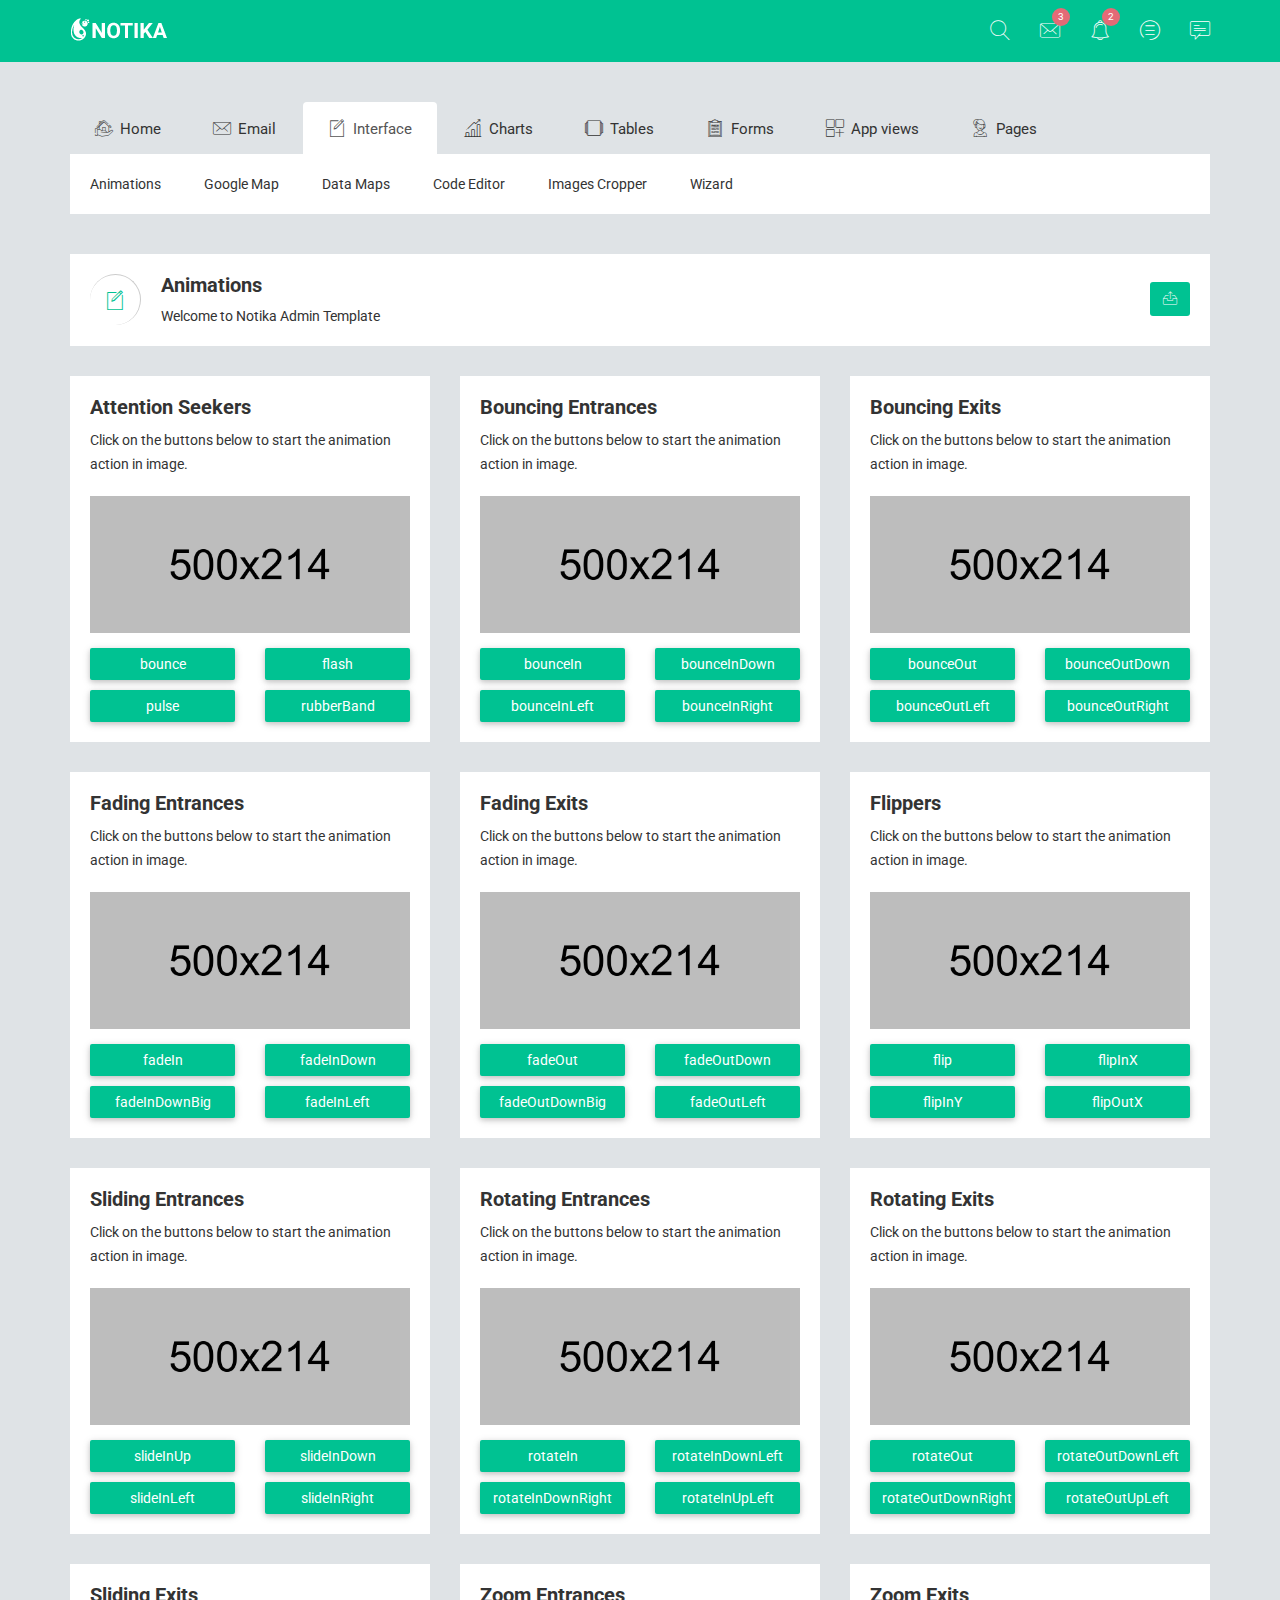
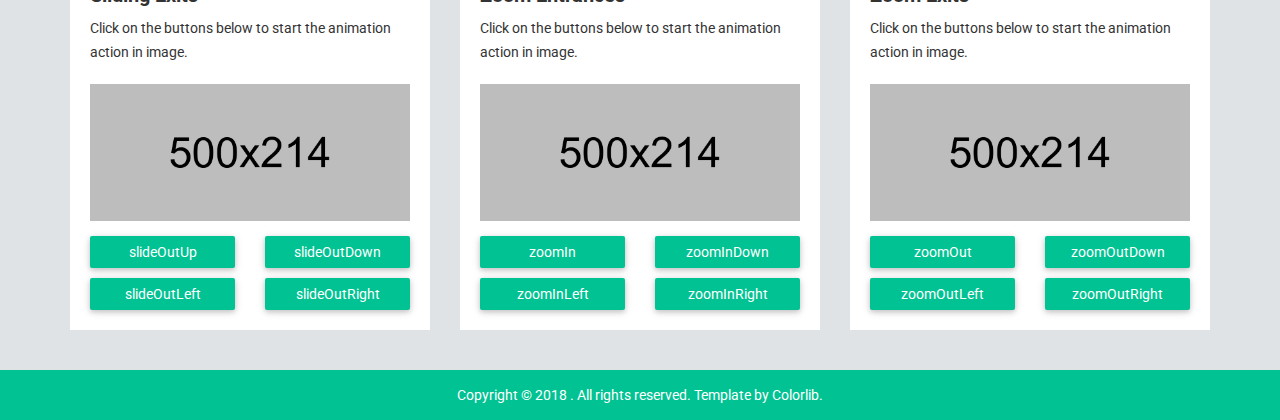
<file: site template/notika/green-horizotal/animations.html>
<!doctype html>
<html class="no-js" lang="en">

<head>
    <meta charset="utf-8">
    <meta http-equiv="x-ua-compatible" content="ie=edge">
    <title>Animations | Notika - Notika Admin Template</title>
    <meta name="description" content="">
    <meta name="viewport" content="width=device-width, initial-scale=1">
    <!-- favicon
		============================================ -->
    <link rel="shortcut icon" type="image/x-icon" href="img/favicon.ico">
    <!-- Google Fonts
		============================================ -->
    <link href="https://fonts.googleapis.com/css?family=Roboto:100,300,400,700,900" rel="stylesheet">
    <!-- Bootstrap CSS
		============================================ -->
    <link rel="stylesheet" href="css/bootstrap.min.css">
    <!-- font awesome CSS
		============================================ -->
    <link rel="stylesheet" href="css/font-awesome.min.css">
    <!-- owl.carousel CSS
		============================================ -->
    <link rel="stylesheet" href="css/owl.carousel.css">
    <link rel="stylesheet" href="css/owl.theme.css">
    <link rel="stylesheet" href="css/owl.transitions.css">
    <!-- meanmenu CSS
		============================================ -->
    <link rel="stylesheet" href="css/meanmenu/meanmenu.min.css">
    <!-- animate CSS
		============================================ -->
    <link rel="stylesheet" href="css/animate.css">
    <link rel="stylesheet" href="css/animation/animation-custom.css">
    <!-- normalize CSS
		============================================ -->
    <link rel="stylesheet" href="css/normalize.css">
    <!-- mCustomScrollbar CSS
		============================================ -->
    <link rel="stylesheet" href="css/scrollbar/jquery.mCustomScrollbar.min.css">
    <!-- Notika icon CSS
		============================================ -->
    <link rel="stylesheet" href="css/notika-custom-icon.css">
    <!-- wave CSS
		============================================ -->
    <link rel="stylesheet" href="css/wave/waves.min.css">
    <!-- main CSS
		============================================ -->
    <link rel="stylesheet" href="css/main.css">
    <!-- style CSS
		============================================ -->
    <link rel="stylesheet" href="style.css">
    <!-- responsive CSS
		============================================ -->
    <link rel="stylesheet" href="css/responsive.css">
    <!-- modernizr JS
		============================================ -->
    <script src="js/vendor/modernizr-2.8.3.min.js"></script>
</head>

<body>
    <!--[if lt IE 8]>
            <p class="browserupgrade">You are using an <strong>outdated</strong> browser. Please <a href="http://browsehappy.com/">upgrade your browser</a> to improve your experience.</p>
        <![endif]-->
    <!-- Start Header Top Area -->
    <div class="header-top-area">
        <div class="container">
            <div class="row">
                <div class="col-lg-4 col-md-4 col-sm-12 col-xs-12">
                    <div class="logo-area">
                        <a href="#"><img src="img/logo/logo.png" alt="" /></a>
                    </div>
                </div>
                <div class="col-lg-8 col-md-8 col-sm-12 col-xs-12">
                    <div class="header-top-menu">
                        <ul class="nav navbar-nav notika-top-nav">
                            <li class="nav-item dropdown">
                                <a href="#" data-toggle="dropdown" role="button" aria-expanded="false" class="nav-link dropdown-toggle"><span><i class="notika-icon notika-search"></i></span></a>
                                <div role="menu" class="dropdown-menu search-dd animated flipInX">
                                    <div class="search-input">
                                        <i class="notika-icon notika-left-arrow"></i>
                                        <input type="text" />
                                    </div>
                                </div>
                            </li>
                            <li class="nav-item dropdown">
                                <a href="#" data-toggle="dropdown" role="button" aria-expanded="false" class="nav-link dropdown-toggle"><span><i class="notika-icon notika-mail"></i></span></a>
                                <div role="menu" class="dropdown-menu message-dd animated zoomIn">
                                    <div class="hd-mg-tt">
                                        <h2>Messages</h2>
                                    </div>
                                    <div class="hd-message-info">
                                        <a href="#">
                                            <div class="hd-message-sn">
                                                <div class="hd-message-img">
                                                    <img src="img/post/1.jpg" alt="" />
                                                </div>
                                                <div class="hd-mg-ctn">
                                                    <h3>David Belle</h3>
                                                    <p>Cum sociis natoque penatibus et magnis dis parturient montes</p>
                                                </div>
                                            </div>
                                        </a>
                                        <a href="#">
                                            <div class="hd-message-sn">
                                                <div class="hd-message-img">
                                                    <img src="img/post/2.jpg" alt="" />
                                                </div>
                                                <div class="hd-mg-ctn">
                                                    <h3>Jonathan Morris</h3>
                                                    <p>Cum sociis natoque penatibus et magnis dis parturient montes</p>
                                                </div>
                                            </div>
                                        </a>
                                        <a href="#">
                                            <div class="hd-message-sn">
                                                <div class="hd-message-img">
                                                    <img src="img/post/4.jpg" alt="" />
                                                </div>
                                                <div class="hd-mg-ctn">
                                                    <h3>Fredric Mitchell</h3>
                                                    <p>Cum sociis natoque penatibus et magnis dis parturient montes</p>
                                                </div>
                                            </div>
                                        </a>
                                        <a href="#">
                                            <div class="hd-message-sn">
                                                <div class="hd-message-img">
                                                    <img src="img/post/1.jpg" alt="" />
                                                </div>
                                                <div class="hd-mg-ctn">
                                                    <h3>David Belle</h3>
                                                    <p>Cum sociis natoque penatibus et magnis dis parturient montes</p>
                                                </div>
                                            </div>
                                        </a>
                                        <a href="#">
                                            <div class="hd-message-sn">
                                                <div class="hd-message-img">
                                                    <img src="img/post/2.jpg" alt="" />
                                                </div>
                                                <div class="hd-mg-ctn">
                                                    <h3>Glenn Jecobs</h3>
                                                    <p>Cum sociis natoque penatibus et magnis dis parturient montes</p>
                                                </div>
                                            </div>
                                        </a>
                                    </div>
                                    <div class="hd-mg-va">
                                        <a href="#">View All</a>
                                    </div>
                                </div>
                            </li>
                            <li class="nav-item nc-al"><a href="#" data-toggle="dropdown" role="button" aria-expanded="false" class="nav-link dropdown-toggle"><span><i class="notika-icon notika-alarm"></i></span><div class="spinner4 spinner-4"></div><div class="ntd-ctn"><span>3</span></div></a>
                                <div role="menu" class="dropdown-menu message-dd notification-dd animated zoomIn">
                                    <div class="hd-mg-tt">
                                        <h2>Notification</h2>
                                    </div>
                                    <div class="hd-message-info">
                                        <a href="#">
                                            <div class="hd-message-sn">
                                                <div class="hd-message-img">
                                                    <img src="img/post/1.jpg" alt="" />
                                                </div>
                                                <div class="hd-mg-ctn">
                                                    <h3>David Belle</h3>
                                                    <p>Cum sociis natoque penatibus et magnis dis parturient montes</p>
                                                </div>
                                            </div>
                                        </a>
                                        <a href="#">
                                            <div class="hd-message-sn">
                                                <div class="hd-message-img">
                                                    <img src="img/post/2.jpg" alt="" />
                                                </div>
                                                <div class="hd-mg-ctn">
                                                    <h3>Jonathan Morris</h3>
                                                    <p>Cum sociis natoque penatibus et magnis dis parturient montes</p>
                                                </div>
                                            </div>
                                        </a>
                                        <a href="#">
                                            <div class="hd-message-sn">
                                                <div class="hd-message-img">
                                                    <img src="img/post/4.jpg" alt="" />
                                                </div>
                                                <div class="hd-mg-ctn">
                                                    <h3>Fredric Mitchell</h3>
                                                    <p>Cum sociis natoque penatibus et magnis dis parturient montes</p>
                                                </div>
                                            </div>
                                        </a>
                                        <a href="#">
                                            <div class="hd-message-sn">
                                                <div class="hd-message-img">
                                                    <img src="img/post/1.jpg" alt="" />
                                                </div>
                                                <div class="hd-mg-ctn">
                                                    <h3>David Belle</h3>
                                                    <p>Cum sociis natoque penatibus et magnis dis parturient montes</p>
                                                </div>
                                            </div>
                                        </a>
                                        <a href="#">
                                            <div class="hd-message-sn">
                                                <div class="hd-message-img">
                                                    <img src="img/post/2.jpg" alt="" />
                                                </div>
                                                <div class="hd-mg-ctn">
                                                    <h3>Glenn Jecobs</h3>
                                                    <p>Cum sociis natoque penatibus et magnis dis parturient montes</p>
                                                </div>
                                            </div>
                                        </a>
                                    </div>
                                    <div class="hd-mg-va">
                                        <a href="#">View All</a>
                                    </div>
                                </div>
                            </li>
                            <li class="nav-item"><a href="#" data-toggle="dropdown" role="button" aria-expanded="false" class="nav-link dropdown-toggle"><span><i class="notika-icon notika-menus"></i></span><div class="spinner4 spinner-4"></div><div class="ntd-ctn"><span>2</span></div></a>
                                <div role="menu" class="dropdown-menu message-dd task-dd animated zoomIn">
                                    <div class="hd-mg-tt">
                                        <h2>Tasks</h2>
                                    </div>
                                    <div class="hd-message-info hd-task-info">
                                        <div class="skill">
                                            <div class="progress">
                                                <div class="lead-content">
                                                    <p>HTML5 Validation Report</p>
                                                </div>
                                                <div class="progress-bar wow fadeInLeft" data-progress="95%" style="width: 95%;" data-wow-duration="1.5s" data-wow-delay="1.2s"> <span>95%</span>
                                                </div>
                                            </div>
                                            <div class="progress">
                                                <div class="lead-content">
                                                    <p>Google Chrome Extension</p>
                                                </div>
                                                <div class="progress-bar wow fadeInLeft" data-progress="85%" style="width: 85%;" data-wow-duration="1.5s" data-wow-delay="1.2s"><span>85%</span> </div>
                                            </div>
                                            <div class="progress">
                                                <div class="lead-content">
                                                    <p>Social Internet Projects</p>
                                                </div>
                                                <div class="progress-bar wow fadeInLeft" data-progress="75%" style="width: 75%;" data-wow-duration="1.5s" data-wow-delay="1.2s"><span>75%</span> </div>
                                            </div>
                                            <div class="progress">
                                                <div class="lead-content">
                                                    <p>Bootstrap Admin</p>
                                                </div>
                                                <div class="progress-bar wow fadeInLeft" data-progress="65%" style="width: 65%;" data-wow-duration="1.5s" data-wow-delay="1.2s"><span>65%</span> </div>
                                            </div>
                                            <div class="progress progress-bt">
                                                <div class="lead-content">
                                                    <p>Youtube App</p>
                                                </div>
                                                <div class="progress-bar wow fadeInLeft" data-progress="55%" style="width: 55%;" data-wow-duration="1.5s" data-wow-delay="1.2s"><span>55%</span> </div>
                                            </div>
                                        </div>
                                    </div>
                                    <div class="hd-mg-va">
                                        <a href="#">View All</a>
                                    </div>
                                </div>
                            </li>
                            <li class="nav-item"><a href="#" data-toggle="dropdown" role="button" aria-expanded="false" class="nav-link dropdown-toggle"><span><i class="notika-icon notika-chat"></i></span></a>
                                <div role="menu" class="dropdown-menu message-dd chat-dd animated zoomIn">
                                    <div class="hd-mg-tt">
                                        <h2>Chat</h2>
                                    </div>
                                    <div class="search-people">
                                        <i class="notika-icon notika-left-arrow"></i>
                                        <input type="text" placeholder="Search People" />
                                    </div>
                                    <div class="hd-message-info">
                                        <a href="#">
                                            <div class="hd-message-sn">
                                                <div class="hd-message-img chat-img">
                                                    <img src="img/post/1.jpg" alt="" />
                                                    <div class="chat-avaible"><i class="notika-icon notika-dot"></i></div>
                                                </div>
                                                <div class="hd-mg-ctn">
                                                    <h3>David Belle</h3>
                                                    <p>Available</p>
                                                </div>
                                            </div>
                                        </a>
                                        <a href="#">
                                            <div class="hd-message-sn">
                                                <div class="hd-message-img chat-img">
                                                    <img src="img/post/2.jpg" alt="" />
                                                </div>
                                                <div class="hd-mg-ctn">
                                                    <h3>Jonathan Morris</h3>
                                                    <p>Last seen 3 hours ago</p>
                                                </div>
                                            </div>
                                        </a>
                                        <a href="#">
                                            <div class="hd-message-sn">
                                                <div class="hd-message-img chat-img">
                                                    <img src="img/post/4.jpg" alt="" />
                                                </div>
                                                <div class="hd-mg-ctn">
                                                    <h3>Fredric Mitchell</h3>
                                                    <p>Last seen 2 minutes ago</p>
                                                </div>
                                            </div>
                                        </a>
                                        <a href="#">
                                            <div class="hd-message-sn">
                                                <div class="hd-message-img chat-img">
                                                    <img src="img/post/1.jpg" alt="" />
                                                    <div class="chat-avaible"><i class="notika-icon notika-dot"></i></div>
                                                </div>
                                                <div class="hd-mg-ctn">
                                                    <h3>David Belle</h3>
                                                    <p>Available</p>
                                                </div>
                                            </div>
                                        </a>
                                        <a href="#">
                                            <div class="hd-message-sn">
                                                <div class="hd-message-img chat-img">
                                                    <img src="img/post/2.jpg" alt="" />
                                                    <div class="chat-avaible"><i class="notika-icon notika-dot"></i></div>
                                                </div>
                                                <div class="hd-mg-ctn">
                                                    <h3>Glenn Jecobs</h3>
                                                    <p>Available</p>
                                                </div>
                                            </div>
                                        </a>
                                    </div>
                                    <div class="hd-mg-va">
                                        <a href="#">View All</a>
                                    </div>
                                </div>
                            </li>
                        </ul>
                    </div>
                </div>
            </div>
        </div>
    </div>
    <!-- End Header Top Area -->
    <!-- Mobile Menu start -->
    <div class="mobile-menu-area">
        <div class="container">
            <div class="row">
                <div class="col-lg-12 col-md-12 col-sm-12 col-xs-12">
                    <div class="mobile-menu">
                        <nav id="dropdown">
                            <ul class="mobile-menu-nav">
                                <li><a data-toggle="collapse" data-target="#Charts" href="#">Home</a>
                                    <ul class="collapse dropdown-header-top">
                                        <li><a href="index.html">Dashboard One</a></li>
                                        <li><a href="index-2.html">Dashboard Two</a></li>
                                        <li><a href="index-3.html">Dashboard Three</a></li>
                                        <li><a href="index-4.html">Dashboard Four</a></li>
                                        <li><a href="analytics.html">Analytics</a></li>
                                        <li><a href="widgets.html">Widgets</a></li>
                                    </ul>
                                </li>
                                <li><a data-toggle="collapse" data-target="#demoevent" href="#">Email</a>
                                    <ul id="demoevent" class="collapse dropdown-header-top">
                                        <li><a href="inbox.html">Inbox</a></li>
                                        <li><a href="view-email.html">View Email</a></li>
                                        <li><a href="compose-email.html">Compose Email</a></li>
                                    </ul>
                                </li>
                                <li><a data-toggle="collapse" data-target="#democrou" href="#">Interface</a>
                                    <ul id="democrou" class="collapse dropdown-header-top">
                                        <li><a href="animations.html">Animations</a></li>
                                        <li><a href="google-map.html">Google Map</a></li>
                                        <li><a href="data-map.html">Data Maps</a></li>
                                        <li><a href="code-editor.html">Code Editor</a></li>
                                        <li><a href="image-cropper.html">Images Cropper</a></li>
                                        <li><a href="wizard.html">Wizard</a></li>
                                    </ul>
                                </li>
                                <li><a data-toggle="collapse" data-target="#demolibra" href="#">Charts</a>
                                    <ul id="demolibra" class="collapse dropdown-header-top">
                                        <li><a href="flot-charts.html">Flot Charts</a></li>
                                        <li><a href="bar-charts.html">Bar Charts</a></li>
                                        <li><a href="line-charts.html">Line Charts</a></li>
                                        <li><a href="area-charts.html">Area Charts</a></li>
                                    </ul>
                                </li>
                                <li><a data-toggle="collapse" data-target="#demodepart" href="#">Tables</a>
                                    <ul id="demodepart" class="collapse dropdown-header-top">
                                        <li><a href="normal-table.html">Normal Table</a></li>
                                        <li><a href="data-table.html">Data Table</a></li>
                                    </ul>
                                </li>
                                <li><a data-toggle="collapse" data-target="#demo" href="#">Forms</a>
                                    <ul id="demo" class="collapse dropdown-header-top">
                                        <li><a href="form-elements.html">Form Elements</a></li>
                                        <li><a href="form-components.html">Form Components</a></li>
                                        <li><a href="form-examples.html">Form Examples</a></li>
                                    </ul>
                                </li>
                                <li><a data-toggle="collapse" data-target="#Miscellaneousmob" href="#">App views</a>
                                    <ul id="Miscellaneousmob" class="collapse dropdown-header-top">
                                        <li><a href="notification.html">Notifications</a>
                                        </li>
                                        <li><a href="alert.html">Alerts</a>
                                        </li>
                                        <li><a href="modals.html">Modals</a>
                                        </li>
                                        <li><a href="buttons.html">Buttons</a>
                                        </li>
                                        <li><a href="tabs.html">Tabs</a>
                                        </li>
                                        <li><a href="accordion.html">Accordion</a>
                                        </li>
                                        <li><a href="dialog.html">Dialogs</a>
                                        </li>
                                        <li><a href="popovers.html">Popovers</a>
                                        </li>
                                        <li><a href="tooltips.html">Tooltips</a>
                                        </li>
                                        <li><a href="dropdown.html">Dropdowns</a>
                                        </li>
                                    </ul>
                                </li>
                                <li><a data-toggle="collapse" data-target="#Pagemob" href="#">Pages</a>
                                    <ul id="Pagemob" class="collapse dropdown-header-top">
                                        <li><a href="contact.html">Contact</a>
                                        </li>
                                        <li><a href="invoice.html">Invoice</a>
                                        </li>
                                        <li><a href="typography.html">Typography</a>
                                        </li>
                                        <li><a href="color.html">Color</a>
                                        </li>
                                        <li><a href="login-register.html">Login Register</a>
                                        </li>
                                        <li><a href="404.html">404 Page</a>
                                        </li>
                                    </ul>
                                </li>
                            </ul>
                        </nav>
                    </div>
                </div>
            </div>
        </div>
    </div>
    <!-- Mobile Menu end -->
    <!-- Main Menu area start-->
    <div class="main-menu-area mg-tb-40">
        <div class="container">
            <div class="row">
                <div class="col-lg-12 col-md-12 col-sm-12 col-xs-12">
                    <ul class="nav nav-tabs notika-menu-wrap menu-it-icon-pro">
                        <li><a data-toggle="tab" href="#Home"><i class="notika-icon notika-house"></i> Home</a>
                        </li>
                        <li><a data-toggle="tab" href="#mailbox"><i class="notika-icon notika-mail"></i> Email</a>
                        </li>
                        <li class="active"><a data-toggle="tab" href="#Interface"><i class="notika-icon notika-edit"></i> Interface</a>
                        </li>
                        <li><a data-toggle="tab" href="#Charts"><i class="notika-icon notika-bar-chart"></i> Charts</a>
                        </li>
                        <li><a data-toggle="tab" href="#Tables"><i class="notika-icon notika-windows"></i> Tables</a>
                        </li>
                        <li><a data-toggle="tab" href="#Forms"><i class="notika-icon notika-form"></i> Forms</a>
                        </li>
                        <li><a data-toggle="tab" href="#Appviews"><i class="notika-icon notika-app"></i> App views</a>
                        </li>
                        <li><a data-toggle="tab" href="#Page"><i class="notika-icon notika-support"></i> Pages</a>
                        </li>
                    </ul>
                    <div class="tab-content custom-menu-content">
                        <div id="Home" class="tab-pane in notika-tab-menu-bg animated flipInX">
                            <ul class="notika-main-menu-dropdown">
                                <li><a href="index.html">Dashboard One</a>
                                </li>
                                <li><a href="index-2.html">Dashboard Two</a>
                                </li>
                                <li><a href="index-3.html">Dashboard Three</a>
                                </li>
                                <li><a href="index-4.html">Dashboard Four</a>
                                </li>
                                <li><a href="analytics.html">Analytics</a>
                                </li>
                                <li><a href="widgets.html">Widgets</a>
                                </li>
                            </ul>
                        </div>
                        <div id="mailbox" class="tab-pane notika-tab-menu-bg animated flipInX">
                            <ul class="notika-main-menu-dropdown">
                                <li><a href="inbox.html">Inbox</a>
                                </li>
                                <li><a href="view-email.html">View Email</a>
                                </li>
                                <li><a href="compose-email.html">Compose Email</a>
                                </li>
                            </ul>
                        </div>
                        <div id="Interface" class="tab-pane active notika-tab-menu-bg animated flipInX">
                            <ul class="notika-main-menu-dropdown">
                                <li><a href="animations.html">Animations</a>
                                </li>
                                <li><a href="google-map.html">Google Map</a>
                                </li>
                                <li><a href="data-map.html">Data Maps</a>
                                </li>
                                <li><a href="code-editor.html">Code Editor</a>
                                </li>
                                <li><a href="image-cropper.html">Images Cropper</a>
                                </li>
                                <li><a href="wizard.html">Wizard</a>
                                </li>
                            </ul>
                        </div>
                        <div id="Charts" class="tab-pane notika-tab-menu-bg animated flipInX">
                            <ul class="notika-main-menu-dropdown">
                                <li><a href="flot-charts.html">Flot Charts</a>
                                </li>
                                <li><a href="bar-charts.html">Bar Charts</a>
                                </li>
                                <li><a href="line-charts.html">Line Charts</a>
                                </li>
                                <li><a href="area-charts.html">Area Charts</a>
                                </li>
                            </ul>
                        </div>
                        <div id="Tables" class="tab-pane notika-tab-menu-bg animated flipInX">
                            <ul class="notika-main-menu-dropdown">
                                <li><a href="normal-table.html">Normal Table</a>
                                </li>
                                <li><a href="data-table.html">Data Table</a>
                                </li>
                            </ul>
                        </div>
                        <div id="Forms" class="tab-pane notika-tab-menu-bg animated flipInX">
                            <ul class="notika-main-menu-dropdown">
                                <li><a href="form-elements.html">Form Elements</a>
                                </li>
                                <li><a href="form-components.html">Form Components</a>
                                </li>
                                <li><a href="form-examples.html">Form Examples</a>
                                </li>
                            </ul>
                        </div>
                        <div id="Appviews" class="tab-pane notika-tab-menu-bg animated flipInX">
                            <ul class="notika-main-menu-dropdown">
                                <li><a href="notification.html">Notifications</a>
                                </li>
                                <li><a href="alert.html">Alerts</a>
                                </li>
                                <li><a href="modals.html">Modals</a>
                                </li>
                                <li><a href="buttons.html">Buttons</a>
                                </li>
                                <li><a href="tabs.html">Tabs</a>
                                </li>
                                <li><a href="accordion.html">Accordion</a>
                                </li>
                                <li><a href="dialog.html">Dialogs</a>
                                </li>
                                <li><a href="popovers.html">Popovers</a>
                                </li>
                                <li><a href="tooltips.html">Tooltips</a>
                                </li>
                                <li><a href="dropdown.html">Dropdowns</a>
                                </li>
                            </ul>
                        </div>
                        <div id="Page" class="tab-pane notika-tab-menu-bg animated flipInX">
                            <ul class="notika-main-menu-dropdown">
                                <li><a href="contact.html">Contact</a>
                                </li>
                                <li><a href="invoice.html">Invoice</a>
                                </li>
                                <li><a href="typography.html">Typography</a>
                                </li>
                                <li><a href="color.html">Color</a>
                                </li>
                                <li><a href="login-register.html">Login Register</a>
                                </li>
                                <li><a href="404.html">404 Page</a>
                                </li>
                            </ul>
                        </div>
                    </div>
                </div>
            </div>
        </div>
    </div>
    <!-- Main Menu area End-->
	<!-- Breadcomb area Start-->
	<div class="breadcomb-area">
		<div class="container">
			<div class="row">
				<div class="col-lg-12 col-md-12 col-sm-12 col-xs-12">
					<div class="breadcomb-list">
						<div class="row">
							<div class="col-lg-6 col-md-6 col-sm-6 col-xs-12">
								<div class="breadcomb-wp">
									<div class="breadcomb-icon">
										<i class="notika-icon notika-edit"></i>
									</div>
									<div class="breadcomb-ctn">
										<h2>Animations</h2>
										<p>Welcome to Notika <span class="bread-ntd">Admin Template</span></p>
									</div>
								</div>
							</div>
							<div class="col-lg-6 col-md-6 col-sm-6 col-xs-3">
								<div class="breadcomb-report">
									<button data-toggle="tooltip" data-placement="left" title="Download Report" class="btn"><i class="notika-icon notika-sent"></i></button>
								</div>
							</div>
						</div>
					</div>
				</div>
			</div>
		</div>
	</div>
	<!-- Breadcomb area End-->
    <!-- Animateions area start-->
    <div class="animation-area">
        <div class="container">
            <div class="row">
                <div class="col-lg-4 col-md-4 col-sm-4 col-xs-12">
                    <div class="animation-single-int">
                        <div class="animation-ctn-hd">
                            <h2>Attention Seekers</h2>
                            <p>Click on the buttons below to start the animation action in image.</p>
                        </div>
                        <div class="animation-img mg-b-15">
                            <img class="animate-one" src="img/widgets/2.png" alt="" />
                        </div>
                        <div class="animation-action">
                            <div class="row">
                                <div class="col-lg-6">
                                    <div class="animation-btn">
                                        <button class="btn ant-nk-st bounce-ac">bounce</button>
                                    </div>
                                </div>
                                <div class="col-lg-6">
                                    <div class="animation-btn sm-res-mg-t-10 tb-res-mg-t-10 dk-res-mg-t-10">
                                        <button class="btn ant-nk-st flash-ac">flash</button>
                                    </div>
                                </div>
                            </div>
                            <div class="row mg-t-10">
                                <div class="col-lg-6">
                                    <div class="animation-btn">
                                        <button class="btn ant-nk-st pulse-ac">pulse</button>
                                    </div>
                                </div>
                                <div class="col-lg-6">
                                    <div class="animation-btn sm-res-mg-t-10 tb-res-mg-t-10 dk-res-mg-t-10">
                                        <button class="btn ant-nk-st rubberBand-ac">rubberBand</button>
                                    </div>
                                </div>
                            </div>
                        </div>
                    </div>
                </div>
                <div class="col-lg-4 col-md-4 col-sm-4 col-xs-12">
                    <div class="animation-single-int sm-res-mg-t-30">
                        <div class="animation-ctn-hd">
                            <h2>Bouncing Entrances</h2>
                            <p>Click on the buttons below to start the animation action in image.</p>
                        </div>
                        <div class="animation-img mg-b-15">
                            <img class="animate-two" src="img/widgets/4.png" alt="" />
                        </div>
                        <div class="animation-action">
                            <div class="row">
                                <div class="col-lg-6">
                                    <div class="animation-btn">
                                        <button class="btn ant-nk-st bounceIn-ac">bounceIn</button>
                                    </div>
                                </div>
                                <div class="col-lg-6">
                                    <div class="animation-btn sm-res-mg-t-10 tb-res-mg-t-10 dk-res-mg-t-10">
                                        <button class="btn ant-nk-st bounceInDown-ac">bounceInDown</button>
                                    </div>
                                </div>
                            </div>
                            <div class="row mg-t-10">
                                <div class="col-lg-6">
                                    <div class="animation-btn">
                                        <button class="btn ant-nk-st bounceInLeft-ac">bounceInLeft</button>
                                    </div>
                                </div>
                                <div class="col-lg-6">
                                    <div class="animation-btn sm-res-mg-t-10 tb-res-mg-t-10 dk-res-mg-t-10">
                                        <button class="btn ant-nk-st bounceInUp-ac">bounceInRight</button>
                                    </div>
                                </div>
                            </div>
                        </div>
                    </div>
                </div>
                <div class="col-lg-4 col-md-4 col-sm-4 col-xs-12">
                    <div class="animation-single-int sm-res-mg-t-30">
                        <div class="animation-ctn-hd">
                            <h2>Bouncing Exits</h2>
                            <p>Click on the buttons below to start the animation action in image.</p>
                        </div>
                        <div class="animation-img mg-b-15">
                            <img class="animate-three" src="img/widgets/6.png" alt="" />
                        </div>
                        <div class="animation-action">
                            <div class="row">
                                <div class="col-lg-6">
                                    <div class="animation-btn">
                                        <button class="btn ant-nk-st bounceOut-ac">bounceOut</button>
                                    </div>
                                </div>
                                <div class="col-lg-6">
                                    <div class="animation-btn sm-res-mg-t-10 tb-res-mg-t-10 dk-res-mg-t-10">
                                        <button class="btn ant-nk-st bounceOutDown-ac">bounceOutDown</button>
                                    </div>
                                </div>
                            </div>
                            <div class="row mg-t-10">
                                <div class="col-lg-6">
                                    <div class="animation-btn">
                                        <button class="btn ant-nk-st bounceOutLeft-ac">bounceOutLeft</button>
                                    </div>
                                </div>
                                <div class="col-lg-6">
                                    <div class="animation-btn sm-res-mg-t-10 tb-res-mg-t-10 dk-res-mg-t-10">
                                        <button class="btn ant-nk-st bounceOutRight-ac">bounceOutRight</button>
                                    </div>
                                </div>
                            </div>
                        </div>
                    </div>
                </div>
            </div>
            <div class="row">
                <div class="col-lg-4 col-md-4 col-sm-4 col-xs-12">
                    <div class="animation-single-int mg-t-30">
                        <div class="animation-ctn-hd">
                            <h2>Fading Entrances</h2>
                            <p>Click on the buttons below to start the animation action in image.</p>
                        </div>
                        <div class="animation-img mg-b-15">
                            <img class="animate-four" src="img/widgets/2.png" alt="" />
                        </div>
                        <div class="animation-action">
                            <div class="row">
                                <div class="col-lg-6">
                                    <div class="animation-btn">
                                        <button class="btn ant-nk-st fadeIn-ac">fadeIn</button>
                                    </div>
                                </div>
                                <div class="col-lg-6">
                                    <div class="animation-btn sm-res-mg-t-10 tb-res-mg-t-10 dk-res-mg-t-10">
                                        <button class="btn ant-nk-st fadeInDown-ac">fadeInDown</button>
                                    </div>
                                </div>
                            </div>
                            <div class="row mg-t-10">
                                <div class="col-lg-6">
                                    <div class="animation-btn">
                                        <button class="btn ant-nk-st fadeInDownBig-ac">fadeInDownBig</button>
                                    </div>
                                </div>
                                <div class="col-lg-6">
                                    <div class="animation-btn sm-res-mg-t-10 tb-res-mg-t-10 dk-res-mg-t-10">
                                        <button class="btn ant-nk-st fadeInLeft-ac">fadeInLeft</button>
                                    </div>
                                </div>
                            </div>
                        </div>
                    </div>
                </div>
                <div class="col-lg-4 col-md-4 col-sm-4 col-xs-12 mg-t-30">
                    <div class="animation-single-int">
                        <div class="animation-ctn-hd">
                            <h2>Fading Exits</h2>
                            <p>Click on the buttons below to start the animation action in image.</p>
                        </div>
                        <div class="animation-img mg-b-15">
                            <img class="animate-five" src="img/widgets/4.png" alt="" />
                        </div>
                        <div class="animation-action">
                            <div class="row">
                                <div class="col-lg-6">
                                    <div class="animation-btn">
                                        <button class="btn ant-nk-st fadeOut-ac">fadeOut</button>
                                    </div>
                                </div>
                                <div class="col-lg-6">
                                    <div class="animation-btn sm-res-mg-t-10 tb-res-mg-t-10 dk-res-mg-t-10">
                                        <button class="btn ant-nk-st fadeOutDown-ac">fadeOutDown</button>
                                    </div>
                                </div>
                            </div>
                            <div class="row mg-t-10">
                                <div class="col-lg-6">
                                    <div class="animation-btn">
                                        <button class="btn ant-nk-st fadeOutDownBig-ac">fadeOutDownBig</button>
                                    </div>
                                </div>
                                <div class="col-lg-6">
                                    <div class="animation-btn sm-res-mg-t-10 tb-res-mg-t-10 dk-res-mg-t-10">
                                        <button class="btn ant-nk-st fadeOutLeft-ac">fadeOutLeft</button>
                                    </div>
                                </div>
                            </div>
                        </div>
                    </div>
                </div>
                <div class="col-lg-4 col-md-4 col-sm-4 col-xs-12 mg-t-30">
                    <div class="animation-single-int">
                        <div class="animation-ctn-hd">
                            <h2>Flippers</h2>
                            <p>Click on the buttons below to start the animation action in image.</p>
                        </div>
                        <div class="animation-img mg-b-15">
                            <img class="animate-six" src="img/widgets/6.png" alt="" />
                        </div>
                        <div class="animation-action">
                            <div class="row">
                                <div class="col-lg-6">
                                    <div class="animation-btn">
                                        <button class="btn ant-nk-st flip-ac">flip</button>
                                    </div>
                                </div>
                                <div class="col-lg-6">
                                    <div class="animation-btn sm-res-mg-t-10 tb-res-mg-t-10 dk-res-mg-t-10">
                                        <button class="btn ant-nk-st flipInX-ac">flipInX</button>
                                    </div>
                                </div>
                            </div>
                            <div class="row mg-t-10">
                                <div class="col-lg-6">
                                    <div class="animation-btn">
                                        <button class="btn ant-nk-st flipInY-ac">flipInY</button>
                                    </div>
                                </div>
                                <div class="col-lg-6">
                                    <div class="animation-btn sm-res-mg-t-10 tb-res-mg-t-10 dk-res-mg-t-10">
                                        <button class="btn ant-nk-st flipOutX-ac">flipOutX</button>
                                    </div>
                                </div>
                            </div>
                        </div>
                    </div>
                </div>
            </div>
            <div class="row">
                <div class="col-lg-4 col-md-4 col-sm-4 col-xs-12">
                    <div class="animation-single-int mg-t-30">
                        <div class="animation-ctn-hd">
                            <h2>Sliding Entrances</h2>
                            <p>Click on the buttons below to start the animation action in image.</p>
                        </div>
                        <div class="animation-img mg-b-15">
                            <img class="animate-seven" src="img/widgets/2.png" alt="" />
                        </div>
                        <div class="animation-action">
                            <div class="row">
                                <div class="col-lg-6">
                                    <div class="animation-btn">
                                        <button class="btn ant-nk-st slideInUp-ac">slideInUp</button>
                                    </div>
                                </div>
                                <div class="col-lg-6">
                                    <div class="animation-btn sm-res-mg-t-10 tb-res-mg-t-10 dk-res-mg-t-10">
                                        <button class="btn ant-nk-st slideInDown-ac">slideInDown</button>
                                    </div>
                                </div>
                            </div>
                            <div class="row mg-t-10">
                                <div class="col-lg-6">
                                    <div class="animation-btn">
                                        <button class="btn ant-nk-st slideInLeft-ac">slideInLeft</button>
                                    </div>
                                </div>
                                <div class="col-lg-6">
                                    <div class="animation-btn sm-res-mg-t-10 tb-res-mg-t-10 dk-res-mg-t-10">
                                        <button class="btn ant-nk-st slideInRight-ac">slideInRight</button>
                                    </div>
                                </div>
                            </div>
                        </div>
                    </div>
                </div>
                <div class="col-lg-4 col-md-4 col-sm-4 col-xs-12 mg-t-30">
                    <div class="animation-single-int">
                        <div class="animation-ctn-hd">
                            <h2>Rotating Entrances</h2>
                            <p>Click on the buttons below to start the animation action in image.</p>
                        </div>
                        <div class="animation-img mg-b-15">
                            <img class="animate-eight" src="img/widgets/4.png" alt="" />
                        </div>
                        <div class="animation-action">
                            <div class="row">
                                <div class="col-lg-6">
                                    <div class="animation-btn">
                                        <button class="btn ant-nk-st rotateIn-ac">rotateIn</button>
                                    </div>
                                </div>
                                <div class="col-lg-6">
                                    <div class="animation-btn sm-res-mg-t-10 tb-res-mg-t-10 dk-res-mg-t-10">
                                        <button class="btn ant-nk-st rotateInDownLeft-ac">rotateInDownLeft</button>
                                    </div>
                                </div>
                            </div>
                            <div class="row mg-t-10">
                                <div class="col-lg-6">
                                    <div class="animation-btn">
                                        <button class="btn ant-nk-st rotateInDownRight-ac">rotateInDownRight</button>
                                    </div>
                                </div>
                                <div class="col-lg-6">
                                    <div class="animation-btn sm-res-mg-t-10 tb-res-mg-t-10 dk-res-mg-t-10">
                                        <button class="btn ant-nk-st rotateInUpLeft-ac">rotateInUpLeft</button>
                                    </div>
                                </div>
                            </div>
                        </div>
                    </div>
                </div>
                <div class="col-lg-4 col-md-4 col-sm-4 col-xs-12 mg-t-30">
                    <div class="animation-single-int">
                        <div class="animation-ctn-hd">
                            <h2>Rotating Exits</h2>
                            <p>Click on the buttons below to start the animation action in image.</p>
                        </div>
                        <div class="animation-img mg-b-15">
                            <img class="animate-nine" src="img/widgets/6.png" alt="" />
                        </div>
                        <div class="animation-action">
                            <div class="row">
                                <div class="col-lg-6">
                                    <div class="animation-btn">
                                        <button class="btn ant-nk-st rotateOut-ac">rotateOut</button>
                                    </div>
                                </div>
                                <div class="col-lg-6">
                                    <div class="animation-btn sm-res-mg-t-10 tb-res-mg-t-10 dk-res-mg-t-10">
                                        <button class="btn ant-nk-st rotateOutDownLeft-ac">rotateOutDownLeft</button>
                                    </div>
                                </div>
                            </div>
                            <div class="row mg-t-10">
                                <div class="col-lg-6">
                                    <div class="animation-btn">
                                        <button class="btn ant-nk-st rotateOutDownRight-ac">rotateOutDownRight</button>
                                    </div>
                                </div>
                                <div class="col-lg-6">
                                    <div class="animation-btn sm-res-mg-t-10 tb-res-mg-t-10 dk-res-mg-t-10">
                                        <button class="btn ant-nk-st rotateOutUpLeft-ac">rotateOutUpLeft</button>
                                    </div>
                                </div>
                            </div>
                        </div>
                    </div>
                </div>
            </div>
            <div class="row">
                <div class="col-lg-4 col-md-4 col-sm-4 col-xs-12">
                    <div class="animation-single-int mg-t-30">
                        <div class="animation-ctn-hd">
                            <h2>Sliding Exits</h2>
                            <p>Click on the buttons below to start the animation action in image.</p>
                        </div>
                        <div class="animation-img mg-b-15">
                            <img class="animate-ten" src="img/widgets/2.png" alt="" />
                        </div>
                        <div class="animation-action">
                            <div class="row">
                                <div class="col-lg-6">
                                    <div class="animation-btn">
                                        <button class="btn ant-nk-st slideOutUp-ac">slideOutUp</button>
                                    </div>
                                </div>
                                <div class="col-lg-6">
                                    <div class="animation-btn sm-res-mg-t-10 tb-res-mg-t-10 dk-res-mg-t-10">
                                        <button class="btn ant-nk-st slideOutDown-ac">slideOutDown</button>
                                    </div>
                                </div>
                            </div>
                            <div class="row mg-t-10">
                                <div class="col-lg-6">
                                    <div class="animation-btn">
                                        <button class="btn ant-nk-st slideOutLeft-ac">slideOutLeft</button>
                                    </div>
                                </div>
                                <div class="col-lg-6">
                                    <div class="animation-btn sm-res-mg-t-10 tb-res-mg-t-10 dk-res-mg-t-10">
                                        <button class="btn ant-nk-st slideOutRight-ac">slideOutRight</button>
                                    </div>
                                </div>
                            </div>
                        </div>
                    </div>
                </div>
                <div class="col-lg-4 col-md-4 col-sm-4 col-xs-12 mg-t-30">
                    <div class="animation-single-int">
                        <div class="animation-ctn-hd">
                            <h2>Zoom Entrances</h2>
                            <p>Click on the buttons below to start the animation action in image.</p>
                        </div>
                        <div class="animation-img mg-b-15">
                            <img class="animate-eleven" src="img/widgets/4.png" alt="" />
                        </div>
                        <div class="animation-action">
                            <div class="row">
                                <div class="col-lg-6">
                                    <div class="animation-btn">
                                        <button class="btn ant-nk-st zoomIn-ac">zoomIn</button>
                                    </div>
                                </div>
                                <div class="col-lg-6">
                                    <div class="animation-btn sm-res-mg-t-10 tb-res-mg-t-10 dk-res-mg-t-10">
                                        <button class="btn ant-nk-st zoomInDown-ac">zoomInDown</button>
                                    </div>
                                </div>
                            </div>
                            <div class="row mg-t-10">
                                <div class="col-lg-6">
                                    <div class="animation-btn">
                                        <button class="btn ant-nk-st zoomInLeft-ac">zoomInLeft</button>
                                    </div>
                                </div>
                                <div class="col-lg-6">
                                    <div class="animation-btn sm-res-mg-t-10 tb-res-mg-t-10 dk-res-mg-t-10">
                                        <button class="btn ant-nk-st zoomInRight-ac">zoomInRight</button>
                                    </div>
                                </div>
                            </div>
                        </div>
                    </div>
                </div>
                <div class="col-lg-4 col-md-4 col-sm-4 col-xs-12 mg-t-30">
                    <div class="animation-single-int">
                        <div class="animation-ctn-hd">
                            <h2>Zoom Exits</h2>
                            <p>Click on the buttons below to start the animation action in image.</p>
                        </div>
                        <div class="animation-img mg-b-15">
                            <img class="animate-twelve" src="img/widgets/6.png" alt="" />
                        </div>
                        <div class="animation-action">
                            <div class="row">
                                <div class="col-lg-6">
                                    <div class="animation-btn">
                                        <button class="btn ant-nk-st zoomOut-ac">zoomOut</button>
                                    </div>
                                </div>
                                <div class="col-lg-6">
                                    <div class="animation-btn sm-res-mg-t-10 tb-res-mg-t-10 dk-res-mg-t-10">
                                        <button class="btn ant-nk-st zoomOutDown-ac">zoomOutDown</button>
                                    </div>
                                </div>
                            </div>
                            <div class="row mg-t-10">
                                <div class="col-lg-6">
                                    <div class="animation-btn">
                                        <button class="btn ant-nk-st zoomOutLeft-ac">zoomOutLeft</button>
                                    </div>
                                </div>
                                <div class="col-lg-6">
                                    <div class="animation-btn sm-res-mg-t-10 tb-res-mg-t-10 dk-res-mg-t-10">
                                        <button class="btn ant-nk-st zoomOutRight-ac">zoomOutRight</button>
                                    </div>
                                </div>
                            </div>
                        </div>
                    </div>
                </div>
            </div>
        </div>
    </div>
    <!-- Animateions area End-->
    <!-- Start Footer area-->
    <div class="footer-copyright-area">
        <div class="container">
            <div class="row">
                <div class="col-lg-12 col-md-12 col-sm-12 col-xs-12">
                    <div class="footer-copy-right">
                        <p>Copyright © 2018 
. All rights reserved. Template by <a href="https://colorlib.com">Colorlib</a>.</p>
                    </div>
                </div>
            </div>
        </div>
    </div>
    <!-- End Footer area-->
    <!-- jquery
		============================================ -->
    <script src="js/vendor/jquery-1.12.4.min.js"></script>
    <!-- bootstrap JS
		============================================ -->
    <script src="js/bootstrap.min.js"></script>
    <!-- wow JS
		============================================ -->
    <script src="js/wow.min.js"></script>
    <!-- price-slider JS
		============================================ -->
    <script src="js/jquery-price-slider.js"></script>
    <!-- owl.carousel JS
		============================================ -->
    <script src="js/owl.carousel.min.js"></script>
    <!-- scrollUp JS
		============================================ -->
    <script src="js/jquery.scrollUp.min.js"></script>
    <!-- meanmenu JS
		============================================ -->
    <script src="js/meanmenu/jquery.meanmenu.js"></script>
    <!-- counterup JS
		============================================ -->
    <script src="js/counterup/jquery.counterup.min.js"></script>
    <script src="js/counterup/waypoints.min.js"></script>
    <script src="js/counterup/counterup-active.js"></script>
    <!-- mCustomScrollbar JS
		============================================ -->
    <script src="js/scrollbar/jquery.mCustomScrollbar.concat.min.js"></script>
    <!-- sparkline JS
		============================================ -->
    <script src="js/sparkline/jquery.sparkline.min.js"></script>
    <script src="js/sparkline/sparkline-active.js"></script>
    <!-- flot JS
		============================================ -->
    <script src="js/flot/jquery.flot.js"></script>
    <script src="js/flot/jquery.flot.resize.js"></script>
    <script src="js/flot/flot-active.js"></script>
    <!-- knob JS
		============================================ -->
    <script src="js/knob/jquery.knob.js"></script>
    <script src="js/knob/jquery.appear.js"></script>
    <script src="js/knob/knob-active.js"></script>
    <!--  wave JS
		============================================ -->
    <script src="js/wave/waves.min.js"></script>
    <script src="js/wave/wave-active.js"></script>
    <!--  animation JS
		============================================ -->
    <script src="js/animation/animation-active.js"></script>
    <!--  Chat JS
		============================================ -->
    <script src="js/chat/jquery.chat.js"></script>
    <!--  todo JS
		============================================ -->
    <script src="js/todo/jquery.todo.js"></script>
    <!-- plugins JS
		============================================ -->
    <script src="js/plugins.js"></script>
    <!-- main JS
		============================================ -->
    <script src="js/main.js"></script>
	<!-- tawk chat JS
		============================================ -->
    <script src="js/tawk-chat.js"></script>
</body>

</html>
</file>
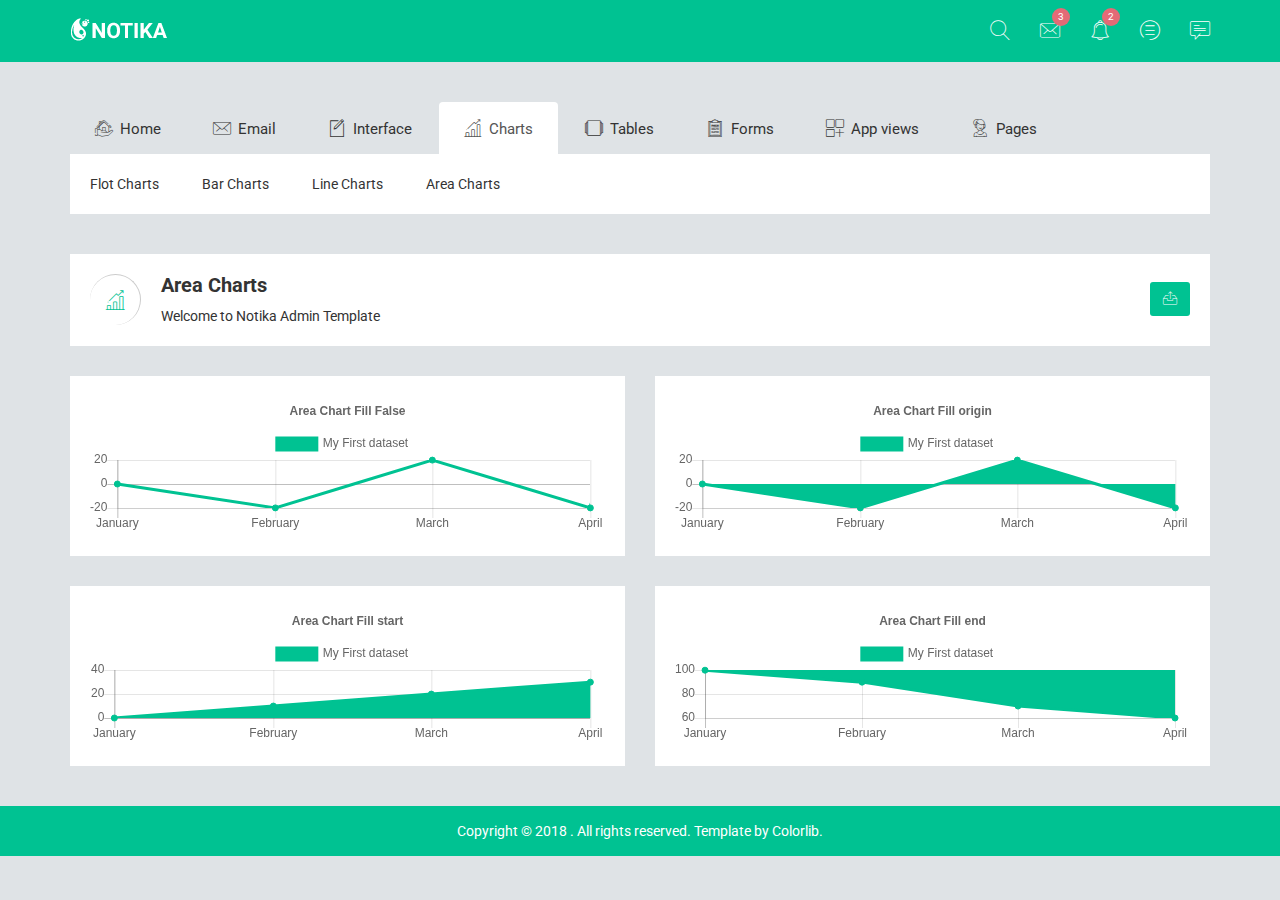
<file: site template/notika/green-horizotal/area-charts.html>
<!doctype html>
<html class="no-js" lang="">

<head>
    <meta charset="utf-8">
    <meta http-equiv="x-ua-compatible" content="ie=edge">
    <title>Area Charts | Notika - Notika Admin Template</title>
    <meta name="description" content="">
    <meta name="viewport" content="width=device-width, initial-scale=1">
    <!-- favicon
		============================================ -->
    <link rel="shortcut icon" type="image/x-icon" href="img/favicon.ico">
    <!-- Google Fonts
		============================================ -->
    <link href="https://fonts.googleapis.com/css?family=Roboto:100,300,400,700,900" rel="stylesheet">
    <!-- Bootstrap CSS
		============================================ -->
    <link rel="stylesheet" href="css/bootstrap.min.css">
    <!-- font awesome CSS
		============================================ -->
    <link rel="stylesheet" href="css/font-awesome.min.css">
    <!-- owl.carousel CSS
		============================================ -->
    <link rel="stylesheet" href="css/owl.carousel.css">
    <link rel="stylesheet" href="css/owl.theme.css">
    <link rel="stylesheet" href="css/owl.transitions.css">
    <!-- meanmenu CSS
		============================================ -->
    <link rel="stylesheet" href="css/meanmenu/meanmenu.min.css">
    <!-- animate CSS
		============================================ -->
    <link rel="stylesheet" href="css/animate.css">
    <!-- normalize CSS
		============================================ -->
    <link rel="stylesheet" href="css/normalize.css">
	<!-- wave CSS
		============================================ -->
    <link rel="stylesheet" href="css/wave/waves.min.css">
    <link rel="stylesheet" href="css/wave/button.css">
    <!-- mCustomScrollbar CSS
		============================================ -->
    <link rel="stylesheet" href="css/scrollbar/jquery.mCustomScrollbar.min.css">
    <!-- Notika icon CSS
		============================================ -->
    <link rel="stylesheet" href="css/notika-custom-icon.css">
    <!-- main CSS
		============================================ -->
    <link rel="stylesheet" href="css/main.css">
    <!-- style CSS
		============================================ -->
    <link rel="stylesheet" href="style.css">
    <!-- responsive CSS
		============================================ -->
    <link rel="stylesheet" href="css/responsive.css">
    <!-- modernizr JS
		============================================ -->
    <script src="js/vendor/modernizr-2.8.3.min.js"></script>
</head>

<body>
    <!--[if lt IE 8]>
            <p class="browserupgrade">You are using an <strong>outdated</strong> browser. Please <a href="http://browsehappy.com/">upgrade your browser</a> to improve your experience.</p>
        <![endif]-->
    <!-- Start Header Top Area -->
    <div class="header-top-area">
        <div class="container">
            <div class="row">
                <div class="col-lg-4 col-md-4 col-sm-12 col-xs-12">
                    <div class="logo-area">
                        <a href="#"><img src="img/logo/logo.png" alt="" /></a>
                    </div>
                </div>
                <div class="col-lg-8 col-md-8 col-sm-12 col-xs-12">
                    <div class="header-top-menu">
                        <ul class="nav navbar-nav notika-top-nav">
                            <li class="nav-item dropdown">
                                <a href="#" data-toggle="dropdown" role="button" aria-expanded="false" class="nav-link dropdown-toggle"><span><i class="notika-icon notika-search"></i></span></a>
                                <div role="menu" class="dropdown-menu search-dd animated flipInX">
                                    <div class="search-input">
                                        <i class="notika-icon notika-left-arrow"></i>
                                        <input type="text" />
                                    </div>
                                </div>
                            </li>
                            <li class="nav-item dropdown">
                                <a href="#" data-toggle="dropdown" role="button" aria-expanded="false" class="nav-link dropdown-toggle"><span><i class="notika-icon notika-mail"></i></span></a>
                                <div role="menu" class="dropdown-menu message-dd animated zoomIn">
                                    <div class="hd-mg-tt">
                                        <h2>Messages</h2>
                                    </div>
                                    <div class="hd-message-info">
                                        <a href="#">
                                            <div class="hd-message-sn">
                                                <div class="hd-message-img">
                                                    <img src="img/post/1.jpg" alt="" />
                                                </div>
                                                <div class="hd-mg-ctn">
                                                    <h3>David Belle</h3>
                                                    <p>Cum sociis natoque penatibus et magnis dis parturient montes</p>
                                                </div>
                                            </div>
                                        </a>
                                        <a href="#">
                                            <div class="hd-message-sn">
                                                <div class="hd-message-img">
                                                    <img src="img/post/2.jpg" alt="" />
                                                </div>
                                                <div class="hd-mg-ctn">
                                                    <h3>Jonathan Morris</h3>
                                                    <p>Cum sociis natoque penatibus et magnis dis parturient montes</p>
                                                </div>
                                            </div>
                                        </a>
                                        <a href="#">
                                            <div class="hd-message-sn">
                                                <div class="hd-message-img">
                                                    <img src="img/post/4.jpg" alt="" />
                                                </div>
                                                <div class="hd-mg-ctn">
                                                    <h3>Fredric Mitchell</h3>
                                                    <p>Cum sociis natoque penatibus et magnis dis parturient montes</p>
                                                </div>
                                            </div>
                                        </a>
                                        <a href="#">
                                            <div class="hd-message-sn">
                                                <div class="hd-message-img">
                                                    <img src="img/post/1.jpg" alt="" />
                                                </div>
                                                <div class="hd-mg-ctn">
                                                    <h3>David Belle</h3>
                                                    <p>Cum sociis natoque penatibus et magnis dis parturient montes</p>
                                                </div>
                                            </div>
                                        </a>
                                        <a href="#">
                                            <div class="hd-message-sn">
                                                <div class="hd-message-img">
                                                    <img src="img/post/2.jpg" alt="" />
                                                </div>
                                                <div class="hd-mg-ctn">
                                                    <h3>Glenn Jecobs</h3>
                                                    <p>Cum sociis natoque penatibus et magnis dis parturient montes</p>
                                                </div>
                                            </div>
                                        </a>
                                    </div>
                                    <div class="hd-mg-va">
                                        <a href="#">View All</a>
                                    </div>
                                </div>
                            </li>
                            <li class="nav-item nc-al"><a href="#" data-toggle="dropdown" role="button" aria-expanded="false" class="nav-link dropdown-toggle"><span><i class="notika-icon notika-alarm"></i></span><div class="spinner4 spinner-4"></div><div class="ntd-ctn"><span>3</span></div></a>
                                <div role="menu" class="dropdown-menu message-dd notification-dd animated zoomIn">
                                    <div class="hd-mg-tt">
                                        <h2>Notification</h2>
                                    </div>
                                    <div class="hd-message-info">
                                        <a href="#">
                                            <div class="hd-message-sn">
                                                <div class="hd-message-img">
                                                    <img src="img/post/1.jpg" alt="" />
                                                </div>
                                                <div class="hd-mg-ctn">
                                                    <h3>David Belle</h3>
                                                    <p>Cum sociis natoque penatibus et magnis dis parturient montes</p>
                                                </div>
                                            </div>
                                        </a>
                                        <a href="#">
                                            <div class="hd-message-sn">
                                                <div class="hd-message-img">
                                                    <img src="img/post/2.jpg" alt="" />
                                                </div>
                                                <div class="hd-mg-ctn">
                                                    <h3>Jonathan Morris</h3>
                                                    <p>Cum sociis natoque penatibus et magnis dis parturient montes</p>
                                                </div>
                                            </div>
                                        </a>
                                        <a href="#">
                                            <div class="hd-message-sn">
                                                <div class="hd-message-img">
                                                    <img src="img/post/4.jpg" alt="" />
                                                </div>
                                                <div class="hd-mg-ctn">
                                                    <h3>Fredric Mitchell</h3>
                                                    <p>Cum sociis natoque penatibus et magnis dis parturient montes</p>
                                                </div>
                                            </div>
                                        </a>
                                        <a href="#">
                                            <div class="hd-message-sn">
                                                <div class="hd-message-img">
                                                    <img src="img/post/1.jpg" alt="" />
                                                </div>
                                                <div class="hd-mg-ctn">
                                                    <h3>David Belle</h3>
                                                    <p>Cum sociis natoque penatibus et magnis dis parturient montes</p>
                                                </div>
                                            </div>
                                        </a>
                                        <a href="#">
                                            <div class="hd-message-sn">
                                                <div class="hd-message-img">
                                                    <img src="img/post/2.jpg" alt="" />
                                                </div>
                                                <div class="hd-mg-ctn">
                                                    <h3>Glenn Jecobs</h3>
                                                    <p>Cum sociis natoque penatibus et magnis dis parturient montes</p>
                                                </div>
                                            </div>
                                        </a>
                                    </div>
                                    <div class="hd-mg-va">
                                        <a href="#">View All</a>
                                    </div>
                                </div>
                            </li>
                            <li class="nav-item"><a href="#" data-toggle="dropdown" role="button" aria-expanded="false" class="nav-link dropdown-toggle"><span><i class="notika-icon notika-menus"></i></span><div class="spinner4 spinner-4"></div><div class="ntd-ctn"><span>2</span></div></a>
                                <div role="menu" class="dropdown-menu message-dd task-dd animated zoomIn">
                                    <div class="hd-mg-tt">
                                        <h2>Tasks</h2>
                                    </div>
                                    <div class="hd-message-info hd-task-info">
                                        <div class="skill">
                                            <div class="progress">
                                                <div class="lead-content">
                                                    <p>HTML5 Validation Report</p>
                                                </div>
                                                <div class="progress-bar wow fadeInLeft" data-progress="95%" style="width: 95%;" data-wow-duration="1.5s" data-wow-delay="1.2s"> <span>95%</span>
                                                </div>
                                            </div>
                                            <div class="progress">
                                                <div class="lead-content">
                                                    <p>Google Chrome Extension</p>
                                                </div>
                                                <div class="progress-bar wow fadeInLeft" data-progress="85%" style="width: 85%;" data-wow-duration="1.5s" data-wow-delay="1.2s"><span>85%</span> </div>
                                            </div>
                                            <div class="progress">
                                                <div class="lead-content">
                                                    <p>Social Internet Projects</p>
                                                </div>
                                                <div class="progress-bar wow fadeInLeft" data-progress="75%" style="width: 75%;" data-wow-duration="1.5s" data-wow-delay="1.2s"><span>75%</span> </div>
                                            </div>
                                            <div class="progress">
                                                <div class="lead-content">
                                                    <p>Bootstrap Admin</p>
                                                </div>
                                                <div class="progress-bar wow fadeInLeft" data-progress="65%" style="width: 65%;" data-wow-duration="1.5s" data-wow-delay="1.2s"><span>65%</span> </div>
                                            </div>
                                            <div class="progress progress-bt">
                                                <div class="lead-content">
                                                    <p>Youtube App</p>
                                                </div>
                                                <div class="progress-bar wow fadeInLeft" data-progress="55%" style="width: 55%;" data-wow-duration="1.5s" data-wow-delay="1.2s"><span>55%</span> </div>
                                            </div>
                                        </div>
                                    </div>
                                    <div class="hd-mg-va">
                                        <a href="#">View All</a>
                                    </div>
                                </div>
                            </li>
                            <li class="nav-item"><a href="#" data-toggle="dropdown" role="button" aria-expanded="false" class="nav-link dropdown-toggle"><span><i class="notika-icon notika-chat"></i></span></a>
                                <div role="menu" class="dropdown-menu message-dd chat-dd animated zoomIn">
                                    <div class="hd-mg-tt">
                                        <h2>Chat</h2>
                                    </div>
                                    <div class="search-people">
                                        <i class="notika-icon notika-left-arrow"></i>
                                        <input type="text" placeholder="Search People" />
                                    </div>
                                    <div class="hd-message-info">
                                        <a href="#">
                                            <div class="hd-message-sn">
                                                <div class="hd-message-img chat-img">
                                                    <img src="img/post/1.jpg" alt="" />
                                                    <div class="chat-avaible"><i class="notika-icon notika-dot"></i></div>
                                                </div>
                                                <div class="hd-mg-ctn">
                                                    <h3>David Belle</h3>
                                                    <p>Available</p>
                                                </div>
                                            </div>
                                        </a>
                                        <a href="#">
                                            <div class="hd-message-sn">
                                                <div class="hd-message-img chat-img">
                                                    <img src="img/post/2.jpg" alt="" />
                                                </div>
                                                <div class="hd-mg-ctn">
                                                    <h3>Jonathan Morris</h3>
                                                    <p>Last seen 3 hours ago</p>
                                                </div>
                                            </div>
                                        </a>
                                        <a href="#">
                                            <div class="hd-message-sn">
                                                <div class="hd-message-img chat-img">
                                                    <img src="img/post/4.jpg" alt="" />
                                                </div>
                                                <div class="hd-mg-ctn">
                                                    <h3>Fredric Mitchell</h3>
                                                    <p>Last seen 2 minutes ago</p>
                                                </div>
                                            </div>
                                        </a>
                                        <a href="#">
                                            <div class="hd-message-sn">
                                                <div class="hd-message-img chat-img">
                                                    <img src="img/post/1.jpg" alt="" />
                                                    <div class="chat-avaible"><i class="notika-icon notika-dot"></i></div>
                                                </div>
                                                <div class="hd-mg-ctn">
                                                    <h3>David Belle</h3>
                                                    <p>Available</p>
                                                </div>
                                            </div>
                                        </a>
                                        <a href="#">
                                            <div class="hd-message-sn">
                                                <div class="hd-message-img chat-img">
                                                    <img src="img/post/2.jpg" alt="" />
                                                    <div class="chat-avaible"><i class="notika-icon notika-dot"></i></div>
                                                </div>
                                                <div class="hd-mg-ctn">
                                                    <h3>Glenn Jecobs</h3>
                                                    <p>Available</p>
                                                </div>
                                            </div>
                                        </a>
                                    </div>
                                    <div class="hd-mg-va">
                                        <a href="#">View All</a>
                                    </div>
                                </div>
                            </li>
                        </ul>
                    </div>
                </div>
            </div>
        </div>
    </div>
    <!-- End Header Top Area -->
    <!-- Mobile Menu start -->
    <div class="mobile-menu-area">
        <div class="container">
            <div class="row">
                <div class="col-lg-12 col-md-12 col-sm-12 col-xs-12">
                    <div class="mobile-menu">
                        <nav id="dropdown">
                            <ul class="mobile-menu-nav">
                                <li><a data-toggle="collapse" data-target="#Charts" href="#">Home</a>
                                    <ul class="collapse dropdown-header-top">
                                        <li><a href="index.html">Dashboard One</a></li>
                                        <li><a href="index-2.html">Dashboard Two</a></li>
                                        <li><a href="index-3.html">Dashboard Three</a></li>
                                        <li><a href="index-4.html">Dashboard Four</a></li>
                                        <li><a href="analytics.html">Analytics</a></li>
                                        <li><a href="widgets.html">Widgets</a></li>
                                    </ul>
                                </li>
                                <li><a data-toggle="collapse" data-target="#demoevent" href="#">Email</a>
                                    <ul id="demoevent" class="collapse dropdown-header-top">
                                        <li><a href="inbox.html">Inbox</a></li>
                                        <li><a href="view-email.html">View Email</a></li>
                                        <li><a href="compose-email.html">Compose Email</a></li>
                                    </ul>
                                </li>
                                <li><a data-toggle="collapse" data-target="#democrou" href="#">Interface</a>
                                    <ul id="democrou" class="collapse dropdown-header-top">
                                        <li><a href="animations.html">Animations</a></li>
                                        <li><a href="google-map.html">Google Map</a></li>
                                        <li><a href="data-map.html">Data Maps</a></li>
                                        <li><a href="code-editor.html">Code Editor</a></li>
                                        <li><a href="image-cropper.html">Images Cropper</a></li>
                                        <li><a href="wizard.html">Wizard</a></li>
                                    </ul>
                                </li>
                                <li><a data-toggle="collapse" data-target="#demolibra" href="#">Charts</a>
                                    <ul id="demolibra" class="collapse dropdown-header-top">
                                        <li><a href="flot-charts.html">Flot Charts</a></li>
                                        <li><a href="bar-charts.html">Bar Charts</a></li>
                                        <li><a href="line-charts.html">Line Charts</a></li>
                                        <li><a href="area-charts.html">Area Charts</a></li>
                                    </ul>
                                </li>
                                <li><a data-toggle="collapse" data-target="#demodepart" href="#">Tables</a>
                                    <ul id="demodepart" class="collapse dropdown-header-top">
                                        <li><a href="normal-table.html">Normal Table</a></li>
                                        <li><a href="data-table.html">Data Table</a></li>
                                    </ul>
                                </li>
                                <li><a data-toggle="collapse" data-target="#demo" href="#">Forms</a>
                                    <ul id="demo" class="collapse dropdown-header-top">
                                        <li><a href="form-elements.html">Form Elements</a></li>
                                        <li><a href="form-components.html">Form Components</a></li>
                                        <li><a href="form-examples.html">Form Examples</a></li>
                                    </ul>
                                </li>
                                <li><a data-toggle="collapse" data-target="#Miscellaneousmob" href="#">App views</a>
                                    <ul id="Miscellaneousmob" class="collapse dropdown-header-top">
                                        <li><a href="notification.html">Notifications</a>
                                        </li>
                                        <li><a href="alert.html">Alerts</a>
                                        </li>
                                        <li><a href="modals.html">Modals</a>
                                        </li>
                                        <li><a href="buttons.html">Buttons</a>
                                        </li>
                                        <li><a href="tabs.html">Tabs</a>
                                        </li>
                                        <li><a href="accordion.html">Accordion</a>
                                        </li>
                                        <li><a href="dialog.html">Dialogs</a>
                                        </li>
                                        <li><a href="popovers.html">Popovers</a>
                                        </li>
                                        <li><a href="tooltips.html">Tooltips</a>
                                        </li>
                                        <li><a href="dropdown.html">Dropdowns</a>
                                        </li>
                                    </ul>
                                </li>
                                <li><a data-toggle="collapse" data-target="#Pagemob" href="#">Pages</a>
                                    <ul id="Pagemob" class="collapse dropdown-header-top">
                                        <li><a href="contact.html">Contact</a>
                                        </li>
                                        <li><a href="invoice.html">Invoice</a>
                                        </li>
                                        <li><a href="typography.html">Typography</a>
                                        </li>
                                        <li><a href="color.html">Color</a>
                                        </li>
                                        <li><a href="login-register.html">Login Register</a>
                                        </li>
                                        <li><a href="404.html">404 Page</a>
                                        </li>
                                    </ul>
                                </li>
                            </ul>
                        </nav>
                    </div>
                </div>
            </div>
        </div>
    </div>
    <!-- Mobile Menu end -->
    <!-- Main Menu area start-->
    <div class="main-menu-area mg-tb-40">
        <div class="container">
            <div class="row">
                <div class="col-lg-12 col-md-12 col-sm-12 col-xs-12">
                    <ul class="nav nav-tabs notika-menu-wrap menu-it-icon-pro">
                        <li><a data-toggle="tab" href="#Home"><i class="notika-icon notika-house"></i> Home</a>
                        </li>
                        <li><a data-toggle="tab" href="#mailbox"><i class="notika-icon notika-mail"></i> Email</a>
                        </li>
                        <li><a data-toggle="tab" href="#Interface"><i class="notika-icon notika-edit"></i> Interface</a>
                        </li>
                        <li class="active"><a data-toggle="tab" href="#Charts"><i class="notika-icon notika-bar-chart"></i> Charts</a>
                        </li>
                        <li><a data-toggle="tab" href="#Tables"><i class="notika-icon notika-windows"></i> Tables</a>
                        </li>
                        <li><a data-toggle="tab" href="#Forms"><i class="notika-icon notika-form"></i> Forms</a>
                        </li>
                        <li><a data-toggle="tab" href="#Appviews"><i class="notika-icon notika-app"></i> App views</a>
                        </li>
                        <li><a data-toggle="tab" href="#Page"><i class="notika-icon notika-support"></i> Pages</a>
                        </li>
                    </ul>
                    <div class="tab-content custom-menu-content">
                        <div id="Home" class="tab-pane in notika-tab-menu-bg animated flipInX">
                            <ul class="notika-main-menu-dropdown">
                                <li><a href="index.html">Dashboard One</a>
                                </li>
                                <li><a href="index-2.html">Dashboard Two</a>
                                </li>
                                <li><a href="index-3.html">Dashboard Three</a>
                                </li>
                                <li><a href="index-4.html">Dashboard Four</a>
                                </li>
                                <li><a href="analytics.html">Analytics</a>
                                </li>
                                <li><a href="widgets.html">Widgets</a>
                                </li>
                            </ul>
                        </div>
                        <div id="mailbox" class="tab-pane notika-tab-menu-bg animated flipInX">
                            <ul class="notika-main-menu-dropdown">
                                <li><a href="inbox.html">Inbox</a>
                                </li>
                                <li><a href="view-email.html">View Email</a>
                                </li>
                                <li><a href="compose-email.html">Compose Email</a>
                                </li>
                            </ul>
                        </div>
                        <div id="Interface" class="tab-pane notika-tab-menu-bg animated flipInX">
                            <ul class="notika-main-menu-dropdown">
                                <li><a href="animations.html">Animations</a>
                                </li>
                                <li><a href="google-map.html">Google Map</a>
                                </li>
                                <li><a href="data-map.html">Data Maps</a>
                                </li>
                                <li><a href="code-editor.html">Code Editor</a>
                                </li>
                                <li><a href="image-cropper.html">Images Cropper</a>
                                </li>
                                <li><a href="wizard.html">Wizard</a>
                                </li>
                            </ul>
                        </div>
                        <div id="Charts" class="tab-pane active notika-tab-menu-bg animated flipInX">
                            <ul class="notika-main-menu-dropdown">
                                <li><a href="flot-charts.html">Flot Charts</a>
                                </li>
                                <li><a href="bar-charts.html">Bar Charts</a>
                                </li>
                                <li><a href="line-charts.html">Line Charts</a>
                                </li>
                                <li><a href="area-charts.html">Area Charts</a>
                                </li>
                            </ul>
                        </div>
                        <div id="Tables" class="tab-pane notika-tab-menu-bg animated flipInX">
                            <ul class="notika-main-menu-dropdown">
                                <li><a href="normal-table.html">Normal Table</a>
                                </li>
                                <li><a href="data-table.html">Data Table</a>
                                </li>
                            </ul>
                        </div>
                        <div id="Forms" class="tab-pane notika-tab-menu-bg animated flipInX">
                            <ul class="notika-main-menu-dropdown">
                                <li><a href="form-elements.html">Form Elements</a>
                                </li>
                                <li><a href="form-components.html">Form Components</a>
                                </li>
                                <li><a href="form-examples.html">Form Examples</a>
                                </li>
                            </ul>
                        </div>
                        <div id="Appviews" class="tab-pane notika-tab-menu-bg animated flipInX">
                            <ul class="notika-main-menu-dropdown">
                                <li><a href="notification.html">Notifications</a>
                                </li>
                                <li><a href="alert.html">Alerts</a>
                                </li>
                                <li><a href="modals.html">Modals</a>
                                </li>
                                <li><a href="buttons.html">Buttons</a>
                                </li>
                                <li><a href="tabs.html">Tabs</a>
                                </li>
                                <li><a href="accordion.html">Accordion</a>
                                </li>
                                <li><a href="dialog.html">Dialogs</a>
                                </li>
                                <li><a href="popovers.html">Popovers</a>
                                </li>
                                <li><a href="tooltips.html">Tooltips</a>
                                </li>
                                <li><a href="dropdown.html">Dropdowns</a>
                                </li>
                            </ul>
                        </div>
                        <div id="Page" class="tab-pane notika-tab-menu-bg animated flipInX">
                            <ul class="notika-main-menu-dropdown">
                                <li><a href="contact.html">Contact</a>
                                </li>
                                <li><a href="invoice.html">Invoice</a>
                                </li>
                                <li><a href="typography.html">Typography</a>
                                </li>
                                <li><a href="color.html">Color</a>
                                </li>
                                <li><a href="login-register.html">Login Register</a>
                                </li>
                                <li><a href="404.html">404 Page</a>
                                </li>
                            </ul>
                        </div>
                    </div>
                </div>
            </div>
        </div>
    </div>
    <!-- Main Menu area End-->
	<!-- Breadcomb area Start-->
	<div class="breadcomb-area">
		<div class="container">
			<div class="row">
				<div class="col-lg-12 col-md-12 col-sm-12 col-xs-12">
					<div class="breadcomb-list">
						<div class="row">
							<div class="col-lg-6 col-md-6 col-sm-6 col-xs-12">
								<div class="breadcomb-wp">
									<div class="breadcomb-icon">
										<i class="notika-icon notika-bar-chart"></i>
									</div>
									<div class="breadcomb-ctn">
										<h2>Area Charts</h2>
										<p>Welcome to Notika <span class="bread-ntd">Admin Template</span></p>
									</div>
								</div>
							</div>
							<div class="col-lg-6 col-md-6 col-sm-6 col-xs-3">
								<div class="breadcomb-report">
									<button data-toggle="tooltip" data-placement="left" title="Download Report" class="btn"><i class="notika-icon notika-sent"></i></button>
								</div>
							</div>
						</div>
					</div>
				</div>
			</div>
		</div>
	</div>
	<!-- Breadcomb area End-->
    <!-- Bar Chart area End-->
    <div class="area-chart-area">
        <div class="container">
            <div class="row">
                <div class="col-lg-6 col-md-6 col-sm-6 col-xs-12">
                    <div class="area-chart-wp">
                        <canvas height="140vh" width="180vw" id="areachartfalse"></canvas>
                    </div>
                </div>
                <div class="col-lg-6 col-md-6 col-sm-6 col-xs-12">
                    <div class="area-chart-wp sm-res-mg-t-30">
                        <canvas height="140vh" width="180vw" id="areachartorigin"></canvas>
                    </div>
                </div>
            </div>
            <div class="row">
                <div class="col-lg-6 col-md-6 col-sm-6 col-xs-12">
                    <div class="area-chart-wp mg-t-30">
                        <canvas height="140vh" width="180vw" id="areachartfillstart"></canvas>
                    </div>
                </div>
                <div class="col-lg-6 col-md-6 col-sm-6 col-xs-12">
                    <div class="area-chart-wp mg-t-30">
                        <canvas height="140vh" width="180vw" id="areachartend"></canvas>
                    </div>
                </div>
            </div>
        </div>
    </div>
    <!-- Bar Chart area End-->
    <!-- Start Footer area-->
    <div class="footer-copyright-area">
        <div class="container">
            <div class="row">
                <div class="col-lg-12 col-md-12 col-sm-12 col-xs-12">
                    <div class="footer-copy-right">
                        <p>Copyright © 2018 
. All rights reserved. Template by <a href="https://colorlib.com">Colorlib</a>.</p>
                    </div>
                </div>
            </div>
        </div>
    </div>
    <!-- End Footer area-->
    <!-- jquery
		============================================ -->
    <script src="js/vendor/jquery-1.12.4.min.js"></script>
    <!-- bootstrap JS
		============================================ -->
    <script src="js/bootstrap.min.js"></script>
    <!-- wow JS
		============================================ -->
    <script src="js/wow.min.js"></script>
    <!-- price-slider JS
		============================================ -->
    <script src="js/jquery-price-slider.js"></script>
    <!-- owl.carousel JS
		============================================ -->
    <script src="js/owl.carousel.min.js"></script>
    <!-- scrollUp JS
		============================================ -->
    <script src="js/jquery.scrollUp.min.js"></script>
    <!-- meanmenu JS
		============================================ -->
    <script src="js/meanmenu/jquery.meanmenu.js"></script>
    <!-- counterup JS
		============================================ -->
    <script src="js/counterup/jquery.counterup.min.js"></script>
    <script src="js/counterup/waypoints.min.js"></script>
    <script src="js/counterup/counterup-active.js"></script>
    <!-- mCustomScrollbar JS
		============================================ -->
    <script src="js/scrollbar/jquery.mCustomScrollbar.concat.min.js"></script>
    <!-- sparkline JS
		============================================ -->
    <script src="js/sparkline/jquery.sparkline.min.js"></script>
    <script src="js/sparkline/sparkline-active.js"></script>
    <!-- flot JS
		============================================ -->
    <script src="js/flot/jquery.flot.js"></script>
    <script src="js/flot/jquery.flot.resize.js"></script>
    <script src="js/flot/flot-active.js"></script>
    <!-- knob JS
		============================================ -->
    <script src="js/knob/jquery.knob.js"></script>
    <script src="js/knob/jquery.appear.js"></script>
    <script src="js/knob/knob-active.js"></script>
    <!--  Chat JS
		============================================ -->
    <script src="js/chat/jquery.chat.js"></script>
    <!-- Charts JS
		============================================ -->
    <script src="js/charts/Chart.js"></script>
    <script src="js/charts/area-chart.js"></script>
    <!--  todo JS
		============================================ -->
    <script src="js/todo/jquery.todo.js"></script>
	<!--  wave JS
		============================================ -->
    <script src="js/wave/waves.min.js"></script>
    <script src="js/wave/wave-active.js"></script>
    <!-- plugins JS
		============================================ -->
    <script src="js/plugins.js"></script>
    <!-- main JS
		============================================ -->
    <script src="js/main.js"></script>
	<!-- tawk chat JS
		============================================ -->
    <script src="js/tawk-chat.js"></script>
</body>

</html>
</file>
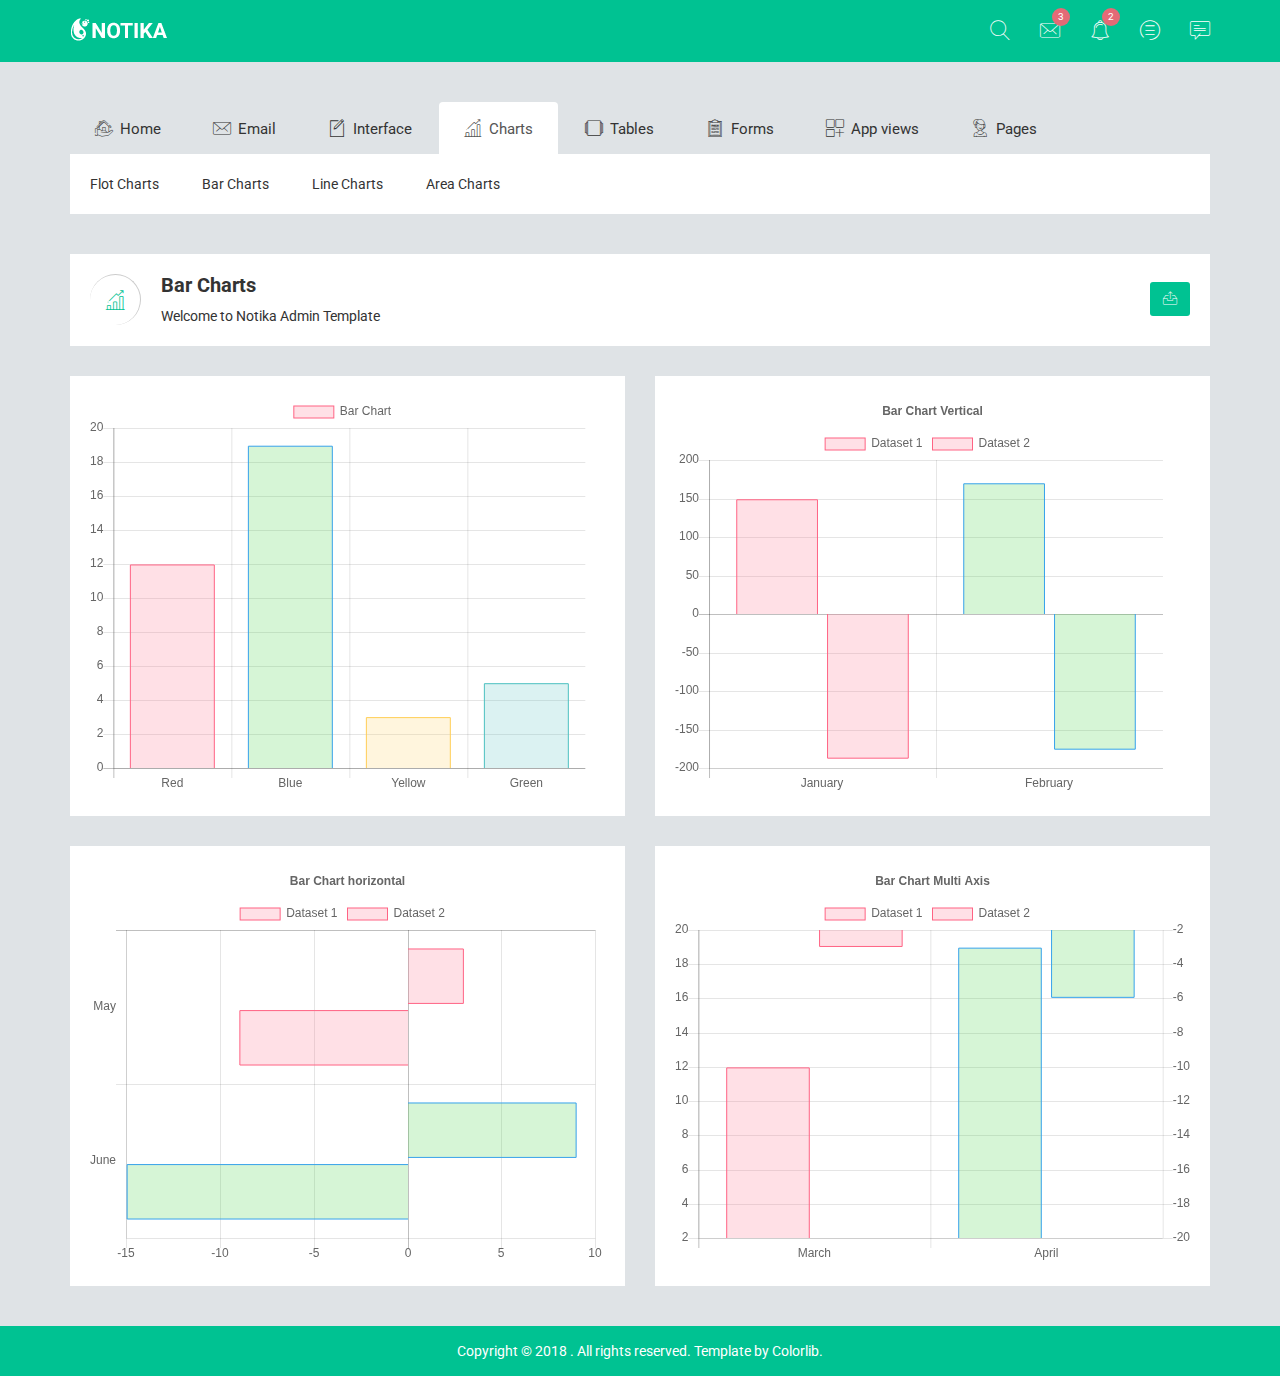
<file: site template/notika/green-horizotal/bar-charts.html>
<!doctype html>
<html class="no-js" lang="">

<head>
    <meta charset="utf-8">
    <meta http-equiv="x-ua-compatible" content="ie=edge">
    <title>Bar Charts | Notika - Notika Admin Template</title>
    <meta name="description" content="">
    <meta name="viewport" content="width=device-width, initial-scale=1">
    <!-- favicon
		============================================ -->
    <link rel="shortcut icon" type="image/x-icon" href="img/favicon.ico">
    <!-- Google Fonts
		============================================ -->
    <link href="https://fonts.googleapis.com/css?family=Roboto:100,300,400,700,900" rel="stylesheet">
    <!-- Bootstrap CSS
		============================================ -->
    <link rel="stylesheet" href="css/bootstrap.min.css">
    <!-- font awesome CSS
		============================================ -->
    <link rel="stylesheet" href="css/font-awesome.min.css">
    <!-- owl.carousel CSS
		============================================ -->
    <link rel="stylesheet" href="css/owl.carousel.css">
    <link rel="stylesheet" href="css/owl.theme.css">
    <link rel="stylesheet" href="css/owl.transitions.css">
    <!-- meanmenu CSS
		============================================ -->
    <link rel="stylesheet" href="css/meanmenu/meanmenu.min.css">
    <!-- animate CSS
		============================================ -->
    <link rel="stylesheet" href="css/animate.css">
    <!-- normalize CSS
		============================================ -->
    <link rel="stylesheet" href="css/normalize.css">
	<!-- wave CSS
		============================================ -->
    <link rel="stylesheet" href="css/wave/waves.min.css">
    <link rel="stylesheet" href="css/wave/button.css">
    <!-- mCustomScrollbar CSS
		============================================ -->
    <link rel="stylesheet" href="css/scrollbar/jquery.mCustomScrollbar.min.css">
    <!-- Notika icon CSS
		============================================ -->
    <link rel="stylesheet" href="css/notika-custom-icon.css">
    <!-- main CSS
		============================================ -->
    <link rel="stylesheet" href="css/main.css">
    <!-- style CSS
		============================================ -->
    <link rel="stylesheet" href="style.css">
    <!-- responsive CSS
		============================================ -->
    <link rel="stylesheet" href="css/responsive.css">
    <!-- modernizr JS
		============================================ -->
    <script src="js/vendor/modernizr-2.8.3.min.js"></script>
</head>

<body>
    <!--[if lt IE 8]>
            <p class="browserupgrade">You are using an <strong>outdated</strong> browser. Please <a href="http://browsehappy.com/">upgrade your browser</a> to improve your experience.</p>
        <![endif]-->
    <!-- Start Header Top Area -->
    <div class="header-top-area">
        <div class="container">
            <div class="row">
                <div class="col-lg-4 col-md-4 col-sm-12 col-xs-12">
                    <div class="logo-area">
                        <a href="#"><img src="img/logo/logo.png" alt="" /></a>
                    </div>
                </div>
                <div class="col-lg-8 col-md-8 col-sm-12 col-xs-12">
                    <div class="header-top-menu">
                        <ul class="nav navbar-nav notika-top-nav">
                            <li class="nav-item dropdown">
                                <a href="#" data-toggle="dropdown" role="button" aria-expanded="false" class="nav-link dropdown-toggle"><span><i class="notika-icon notika-search"></i></span></a>
                                <div role="menu" class="dropdown-menu search-dd animated flipInX">
                                    <div class="search-input">
                                        <i class="notika-icon notika-left-arrow"></i>
                                        <input type="text" />
                                    </div>
                                </div>
                            </li>
                            <li class="nav-item dropdown">
                                <a href="#" data-toggle="dropdown" role="button" aria-expanded="false" class="nav-link dropdown-toggle"><span><i class="notika-icon notika-mail"></i></span></a>
                                <div role="menu" class="dropdown-menu message-dd animated zoomIn">
                                    <div class="hd-mg-tt">
                                        <h2>Messages</h2>
                                    </div>
                                    <div class="hd-message-info">
                                        <a href="#">
                                            <div class="hd-message-sn">
                                                <div class="hd-message-img">
                                                    <img src="img/post/1.jpg" alt="" />
                                                </div>
                                                <div class="hd-mg-ctn">
                                                    <h3>David Belle</h3>
                                                    <p>Cum sociis natoque penatibus et magnis dis parturient montes</p>
                                                </div>
                                            </div>
                                        </a>
                                        <a href="#">
                                            <div class="hd-message-sn">
                                                <div class="hd-message-img">
                                                    <img src="img/post/2.jpg" alt="" />
                                                </div>
                                                <div class="hd-mg-ctn">
                                                    <h3>Jonathan Morris</h3>
                                                    <p>Cum sociis natoque penatibus et magnis dis parturient montes</p>
                                                </div>
                                            </div>
                                        </a>
                                        <a href="#">
                                            <div class="hd-message-sn">
                                                <div class="hd-message-img">
                                                    <img src="img/post/4.jpg" alt="" />
                                                </div>
                                                <div class="hd-mg-ctn">
                                                    <h3>Fredric Mitchell</h3>
                                                    <p>Cum sociis natoque penatibus et magnis dis parturient montes</p>
                                                </div>
                                            </div>
                                        </a>
                                        <a href="#">
                                            <div class="hd-message-sn">
                                                <div class="hd-message-img">
                                                    <img src="img/post/1.jpg" alt="" />
                                                </div>
                                                <div class="hd-mg-ctn">
                                                    <h3>David Belle</h3>
                                                    <p>Cum sociis natoque penatibus et magnis dis parturient montes</p>
                                                </div>
                                            </div>
                                        </a>
                                        <a href="#">
                                            <div class="hd-message-sn">
                                                <div class="hd-message-img">
                                                    <img src="img/post/2.jpg" alt="" />
                                                </div>
                                                <div class="hd-mg-ctn">
                                                    <h3>Glenn Jecobs</h3>
                                                    <p>Cum sociis natoque penatibus et magnis dis parturient montes</p>
                                                </div>
                                            </div>
                                        </a>
                                    </div>
                                    <div class="hd-mg-va">
                                        <a href="#">View All</a>
                                    </div>
                                </div>
                            </li>
                            <li class="nav-item nc-al"><a href="#" data-toggle="dropdown" role="button" aria-expanded="false" class="nav-link dropdown-toggle"><span><i class="notika-icon notika-alarm"></i></span><div class="spinner4 spinner-4"></div><div class="ntd-ctn"><span>3</span></div></a>
                                <div role="menu" class="dropdown-menu message-dd notification-dd animated zoomIn">
                                    <div class="hd-mg-tt">
                                        <h2>Notification</h2>
                                    </div>
                                    <div class="hd-message-info">
                                        <a href="#">
                                            <div class="hd-message-sn">
                                                <div class="hd-message-img">
                                                    <img src="img/post/1.jpg" alt="" />
                                                </div>
                                                <div class="hd-mg-ctn">
                                                    <h3>David Belle</h3>
                                                    <p>Cum sociis natoque penatibus et magnis dis parturient montes</p>
                                                </div>
                                            </div>
                                        </a>
                                        <a href="#">
                                            <div class="hd-message-sn">
                                                <div class="hd-message-img">
                                                    <img src="img/post/2.jpg" alt="" />
                                                </div>
                                                <div class="hd-mg-ctn">
                                                    <h3>Jonathan Morris</h3>
                                                    <p>Cum sociis natoque penatibus et magnis dis parturient montes</p>
                                                </div>
                                            </div>
                                        </a>
                                        <a href="#">
                                            <div class="hd-message-sn">
                                                <div class="hd-message-img">
                                                    <img src="img/post/4.jpg" alt="" />
                                                </div>
                                                <div class="hd-mg-ctn">
                                                    <h3>Fredric Mitchell</h3>
                                                    <p>Cum sociis natoque penatibus et magnis dis parturient montes</p>
                                                </div>
                                            </div>
                                        </a>
                                        <a href="#">
                                            <div class="hd-message-sn">
                                                <div class="hd-message-img">
                                                    <img src="img/post/1.jpg" alt="" />
                                                </div>
                                                <div class="hd-mg-ctn">
                                                    <h3>David Belle</h3>
                                                    <p>Cum sociis natoque penatibus et magnis dis parturient montes</p>
                                                </div>
                                            </div>
                                        </a>
                                        <a href="#">
                                            <div class="hd-message-sn">
                                                <div class="hd-message-img">
                                                    <img src="img/post/2.jpg" alt="" />
                                                </div>
                                                <div class="hd-mg-ctn">
                                                    <h3>Glenn Jecobs</h3>
                                                    <p>Cum sociis natoque penatibus et magnis dis parturient montes</p>
                                                </div>
                                            </div>
                                        </a>
                                    </div>
                                    <div class="hd-mg-va">
                                        <a href="#">View All</a>
                                    </div>
                                </div>
                            </li>
                            <li class="nav-item"><a href="#" data-toggle="dropdown" role="button" aria-expanded="false" class="nav-link dropdown-toggle"><span><i class="notika-icon notika-menus"></i></span><div class="spinner4 spinner-4"></div><div class="ntd-ctn"><span>2</span></div></a>
                                <div role="menu" class="dropdown-menu message-dd task-dd animated zoomIn">
                                    <div class="hd-mg-tt">
                                        <h2>Tasks</h2>
                                    </div>
                                    <div class="hd-message-info hd-task-info">
                                        <div class="skill">
                                            <div class="progress">
                                                <div class="lead-content">
                                                    <p>HTML5 Validation Report</p>
                                                </div>
                                                <div class="progress-bar wow fadeInLeft" data-progress="95%" style="width: 95%;" data-wow-duration="1.5s" data-wow-delay="1.2s"> <span>95%</span>
                                                </div>
                                            </div>
                                            <div class="progress">
                                                <div class="lead-content">
                                                    <p>Google Chrome Extension</p>
                                                </div>
                                                <div class="progress-bar wow fadeInLeft" data-progress="85%" style="width: 85%;" data-wow-duration="1.5s" data-wow-delay="1.2s"><span>85%</span> </div>
                                            </div>
                                            <div class="progress">
                                                <div class="lead-content">
                                                    <p>Social Internet Projects</p>
                                                </div>
                                                <div class="progress-bar wow fadeInLeft" data-progress="75%" style="width: 75%;" data-wow-duration="1.5s" data-wow-delay="1.2s"><span>75%</span> </div>
                                            </div>
                                            <div class="progress">
                                                <div class="lead-content">
                                                    <p>Bootstrap Admin</p>
                                                </div>
                                                <div class="progress-bar wow fadeInLeft" data-progress="65%" style="width: 65%;" data-wow-duration="1.5s" data-wow-delay="1.2s"><span>65%</span> </div>
                                            </div>
                                            <div class="progress progress-bt">
                                                <div class="lead-content">
                                                    <p>Youtube App</p>
                                                </div>
                                                <div class="progress-bar wow fadeInLeft" data-progress="55%" style="width: 55%;" data-wow-duration="1.5s" data-wow-delay="1.2s"><span>55%</span> </div>
                                            </div>
                                        </div>
                                    </div>
                                    <div class="hd-mg-va">
                                        <a href="#">View All</a>
                                    </div>
                                </div>
                            </li>
                            <li class="nav-item"><a href="#" data-toggle="dropdown" role="button" aria-expanded="false" class="nav-link dropdown-toggle"><span><i class="notika-icon notika-chat"></i></span></a>
                                <div role="menu" class="dropdown-menu message-dd chat-dd animated zoomIn">
                                    <div class="hd-mg-tt">
                                        <h2>Chat</h2>
                                    </div>
                                    <div class="search-people">
                                        <i class="notika-icon notika-left-arrow"></i>
                                        <input type="text" placeholder="Search People" />
                                    </div>
                                    <div class="hd-message-info">
                                        <a href="#">
                                            <div class="hd-message-sn">
                                                <div class="hd-message-img chat-img">
                                                    <img src="img/post/1.jpg" alt="" />
                                                    <div class="chat-avaible"><i class="notika-icon notika-dot"></i></div>
                                                </div>
                                                <div class="hd-mg-ctn">
                                                    <h3>David Belle</h3>
                                                    <p>Available</p>
                                                </div>
                                            </div>
                                        </a>
                                        <a href="#">
                                            <div class="hd-message-sn">
                                                <div class="hd-message-img chat-img">
                                                    <img src="img/post/2.jpg" alt="" />
                                                </div>
                                                <div class="hd-mg-ctn">
                                                    <h3>Jonathan Morris</h3>
                                                    <p>Last seen 3 hours ago</p>
                                                </div>
                                            </div>
                                        </a>
                                        <a href="#">
                                            <div class="hd-message-sn">
                                                <div class="hd-message-img chat-img">
                                                    <img src="img/post/4.jpg" alt="" />
                                                </div>
                                                <div class="hd-mg-ctn">
                                                    <h3>Fredric Mitchell</h3>
                                                    <p>Last seen 2 minutes ago</p>
                                                </div>
                                            </div>
                                        </a>
                                        <a href="#">
                                            <div class="hd-message-sn">
                                                <div class="hd-message-img chat-img">
                                                    <img src="img/post/1.jpg" alt="" />
                                                    <div class="chat-avaible"><i class="notika-icon notika-dot"></i></div>
                                                </div>
                                                <div class="hd-mg-ctn">
                                                    <h3>David Belle</h3>
                                                    <p>Available</p>
                                                </div>
                                            </div>
                                        </a>
                                        <a href="#">
                                            <div class="hd-message-sn">
                                                <div class="hd-message-img chat-img">
                                                    <img src="img/post/2.jpg" alt="" />
                                                    <div class="chat-avaible"><i class="notika-icon notika-dot"></i></div>
                                                </div>
                                                <div class="hd-mg-ctn">
                                                    <h3>Glenn Jecobs</h3>
                                                    <p>Available</p>
                                                </div>
                                            </div>
                                        </a>
                                    </div>
                                    <div class="hd-mg-va">
                                        <a href="#">View All</a>
                                    </div>
                                </div>
                            </li>
                        </ul>
                    </div>
                </div>
            </div>
        </div>
    </div>
    <!-- End Header Top Area -->
    <!-- Mobile Menu start -->
    <div class="mobile-menu-area">
        <div class="container">
            <div class="row">
                <div class="col-lg-12 col-md-12 col-sm-12 col-xs-12">
                    <div class="mobile-menu">
                        <nav id="dropdown">
                            <ul class="mobile-menu-nav">
                                <li><a data-toggle="collapse" data-target="#Charts" href="#">Home</a>
                                    <ul class="collapse dropdown-header-top">
                                        <li><a href="index.html">Dashboard One</a></li>
                                        <li><a href="index-2.html">Dashboard Two</a></li>
                                        <li><a href="index-3.html">Dashboard Three</a></li>
                                        <li><a href="index-4.html">Dashboard Four</a></li>
                                        <li><a href="analytics.html">Analytics</a></li>
                                        <li><a href="widgets.html">Widgets</a></li>
                                    </ul>
                                </li>
                                <li><a data-toggle="collapse" data-target="#demoevent" href="#">Email</a>
                                    <ul id="demoevent" class="collapse dropdown-header-top">
                                        <li><a href="inbox.html">Inbox</a></li>
                                        <li><a href="view-email.html">View Email</a></li>
                                        <li><a href="compose-email.html">Compose Email</a></li>
                                    </ul>
                                </li>
                                <li><a data-toggle="collapse" data-target="#democrou" href="#">Interface</a>
                                    <ul id="democrou" class="collapse dropdown-header-top">
                                        <li><a href="animations.html">Animations</a></li>
                                        <li><a href="google-map.html">Google Map</a></li>
                                        <li><a href="data-map.html">Data Maps</a></li>
                                        <li><a href="code-editor.html">Code Editor</a></li>
                                        <li><a href="image-cropper.html">Images Cropper</a></li>
                                        <li><a href="wizard.html">Wizard</a></li>
                                    </ul>
                                </li>
                                <li><a data-toggle="collapse" data-target="#demolibra" href="#">Charts</a>
                                    <ul id="demolibra" class="collapse dropdown-header-top">
                                        <li><a href="flot-charts.html">Flot Charts</a></li>
                                        <li><a href="bar-charts.html">Bar Charts</a></li>
                                        <li><a href="line-charts.html">Line Charts</a></li>
                                        <li><a href="area-charts.html">Area Charts</a></li>
                                    </ul>
                                </li>
                                <li><a data-toggle="collapse" data-target="#demodepart" href="#">Tables</a>
                                    <ul id="demodepart" class="collapse dropdown-header-top">
                                        <li><a href="normal-table.html">Normal Table</a></li>
                                        <li><a href="data-table.html">Data Table</a></li>
                                    </ul>
                                </li>
                                <li><a data-toggle="collapse" data-target="#demo" href="#">Forms</a>
                                    <ul id="demo" class="collapse dropdown-header-top">
                                        <li><a href="form-elements.html">Form Elements</a></li>
                                        <li><a href="form-components.html">Form Components</a></li>
                                        <li><a href="form-examples.html">Form Examples</a></li>
                                    </ul>
                                </li>
                                <li><a data-toggle="collapse" data-target="#Miscellaneousmob" href="#">App views</a>
                                    <ul id="Miscellaneousmob" class="collapse dropdown-header-top">
                                        <li><a href="notification.html">Notifications</a>
                                        </li>
                                        <li><a href="alert.html">Alerts</a>
                                        </li>
                                        <li><a href="modals.html">Modals</a>
                                        </li>
                                        <li><a href="buttons.html">Buttons</a>
                                        </li>
                                        <li><a href="tabs.html">Tabs</a>
                                        </li>
                                        <li><a href="accordion.html">Accordion</a>
                                        </li>
                                        <li><a href="dialog.html">Dialogs</a>
                                        </li>
                                        <li><a href="popovers.html">Popovers</a>
                                        </li>
                                        <li><a href="tooltips.html">Tooltips</a>
                                        </li>
                                        <li><a href="dropdown.html">Dropdowns</a>
                                        </li>
                                    </ul>
                                </li>
                                <li><a data-toggle="collapse" data-target="#Pagemob" href="#">Pages</a>
                                    <ul id="Pagemob" class="collapse dropdown-header-top">
                                        <li><a href="contact.html">Contact</a>
                                        </li>
                                        <li><a href="invoice.html">Invoice</a>
                                        </li>
                                        <li><a href="typography.html">Typography</a>
                                        </li>
                                        <li><a href="color.html">Color</a>
                                        </li>
                                        <li><a href="login-register.html">Login Register</a>
                                        </li>
                                        <li><a href="404.html">404 Page</a>
                                        </li>
                                    </ul>
                                </li>
                            </ul>
                        </nav>
                    </div>
                </div>
            </div>
        </div>
    </div>
    <!-- Mobile Menu end -->
    <!-- Main Menu area start-->
    <div class="main-menu-area mg-tb-40">
        <div class="container">
            <div class="row">
                <div class="col-lg-12 col-md-12 col-sm-12 col-xs-12">
                    <ul class="nav nav-tabs notika-menu-wrap menu-it-icon-pro">
                        <li><a data-toggle="tab" href="#Home"><i class="notika-icon notika-house"></i> Home</a>
                        </li>
                        <li><a data-toggle="tab" href="#mailbox"><i class="notika-icon notika-mail"></i> Email</a>
                        </li>
                        <li><a data-toggle="tab" href="#Interface"><i class="notika-icon notika-edit"></i> Interface</a>
                        </li>
                        <li class="active"><a data-toggle="tab" href="#Charts"><i class="notika-icon notika-bar-chart"></i> Charts</a>
                        </li>
                        <li><a data-toggle="tab" href="#Tables"><i class="notika-icon notika-windows"></i> Tables</a>
                        </li>
                        <li><a data-toggle="tab" href="#Forms"><i class="notika-icon notika-form"></i> Forms</a>
                        </li>
                        <li><a data-toggle="tab" href="#Appviews"><i class="notika-icon notika-app"></i> App views</a>
                        </li>
                        <li><a data-toggle="tab" href="#Page"><i class="notika-icon notika-support"></i> Pages</a>
                        </li>
                    </ul>
                    <div class="tab-content custom-menu-content">
                        <div id="Home" class="tab-pane in notika-tab-menu-bg animated flipInX">
                            <ul class="notika-main-menu-dropdown">
                                <li><a href="index.html">Dashboard One</a>
                                </li>
                                <li><a href="index-2.html">Dashboard Two</a>
                                </li>
                                <li><a href="index-3.html">Dashboard Three</a>
                                </li>
                                <li><a href="index-4.html">Dashboard Four</a>
                                </li>
                                <li><a href="analytics.html">Analytics</a>
                                </li>
                                <li><a href="widgets.html">Widgets</a>
                                </li>
                            </ul>
                        </div>
                        <div id="mailbox" class="tab-pane notika-tab-menu-bg animated flipInX">
                            <ul class="notika-main-menu-dropdown">
                                <li><a href="inbox.html">Inbox</a>
                                </li>
                                <li><a href="view-email.html">View Email</a>
                                </li>
                                <li><a href="compose-email.html">Compose Email</a>
                                </li>
                            </ul>
                        </div>
                        <div id="Interface" class="tab-pane notika-tab-menu-bg animated flipInX">
                            <ul class="notika-main-menu-dropdown">
                                <li><a href="animations.html">Animations</a>
                                </li>
                                <li><a href="google-map.html">Google Map</a>
                                </li>
                                <li><a href="data-map.html">Data Maps</a>
                                </li>
                                <li><a href="code-editor.html">Code Editor</a>
                                </li>
                                <li><a href="image-cropper.html">Images Cropper</a>
                                </li>
                                <li><a href="wizard.html">Wizard</a>
                                </li>
                            </ul>
                        </div>
                        <div id="Charts" class="tab-pane active notika-tab-menu-bg animated flipInX">
                            <ul class="notika-main-menu-dropdown">
                                <li><a href="flot-charts.html">Flot Charts</a>
                                </li>
                                <li><a href="bar-charts.html">Bar Charts</a>
                                </li>
                                <li><a href="line-charts.html">Line Charts</a>
                                </li>
                                <li><a href="area-charts.html">Area Charts</a>
                                </li>
                            </ul>
                        </div>
                        <div id="Tables" class="tab-pane notika-tab-menu-bg animated flipInX">
                            <ul class="notika-main-menu-dropdown">
                                <li><a href="normal-table.html">Normal Table</a>
                                </li>
                                <li><a href="data-table.html">Data Table</a>
                                </li>
                            </ul>
                        </div>
                        <div id="Forms" class="tab-pane notika-tab-menu-bg animated flipInX">
                            <ul class="notika-main-menu-dropdown">
                                <li><a href="form-elements.html">Form Elements</a>
                                </li>
                                <li><a href="form-components.html">Form Components</a>
                                </li>
                                <li><a href="form-examples.html">Form Examples</a>
                                </li>
                            </ul>
                        </div>
                        <div id="Appviews" class="tab-pane notika-tab-menu-bg animated flipInX">
                            <ul class="notika-main-menu-dropdown">
                                <li><a href="notification.html">Notifications</a>
                                </li>
                                <li><a href="alert.html">Alerts</a>
                                </li>
                                <li><a href="modals.html">Modals</a>
                                </li>
                                <li><a href="buttons.html">Buttons</a>
                                </li>
                                <li><a href="tabs.html">Tabs</a>
                                </li>
                                <li><a href="accordion.html">Accordion</a>
                                </li>
                                <li><a href="dialog.html">Dialogs</a>
                                </li>
                                <li><a href="popovers.html">Popovers</a>
                                </li>
                                <li><a href="tooltips.html">Tooltips</a>
                                </li>
                                <li><a href="dropdown.html">Dropdowns</a>
                                </li>
                            </ul>
                        </div>
                        <div id="Page" class="tab-pane notika-tab-menu-bg animated flipInX">
                            <ul class="notika-main-menu-dropdown">
                                <li><a href="contact.html">Contact</a>
                                </li>
                                <li><a href="invoice.html">Invoice</a>
                                </li>
                                <li><a href="typography.html">Typography</a>
                                </li>
                                <li><a href="color.html">Color</a>
                                </li>
                                <li><a href="login-register.html">Login Register</a>
                                </li>
                                <li><a href="404.html">404 Page</a>
                                </li>
                            </ul>
                        </div>
                    </div>
                </div>
            </div>
        </div>
    </div>
    <!-- Main Menu area End-->
	<!-- Breadcomb area Start-->
	<div class="breadcomb-area">
		<div class="container">
			<div class="row">
				<div class="col-lg-12 col-md-12 col-sm-12 col-xs-12">
					<div class="breadcomb-list">
						<div class="row">
							<div class="col-lg-6 col-md-6 col-sm-6 col-xs-12">
								<div class="breadcomb-wp">
									<div class="breadcomb-icon">
										<i class="notika-icon notika-bar-chart"></i>
									</div>
									<div class="breadcomb-ctn">
										<h2>Bar Charts</h2>
										<p>Welcome to Notika <span class="bread-ntd">Admin Template</span></p>
									</div>
								</div>
							</div>
							<div class="col-lg-6 col-md-6 col-sm-6 col-xs-3">
								<div class="breadcomb-report">
									<button data-toggle="tooltip" data-placement="left" title="Download Report" class="btn"><i class="notika-icon notika-sent"></i></button>
								</div>
							</div>
						</div>
					</div>
				</div>
			</div>
		</div>
	</div>
	<!-- Breadcomb area End-->
    <!-- Bar Chart area End-->
    <div class="bar-chart-area">
        <div class="container">
            <div class="row">
                <div class="col-lg-6 col-md-6 col-sm-6 col-xs-12">
                    <div class="bar-chart-wp">
                        <canvas height="140vh" width="180vw" id="barchart1"></canvas>
                    </div>
                </div>
                <div class="col-lg-6 col-md-6 col-sm-6 col-xs-12">
                    <div class="bar-chart-wp sm-res-mg-t-30 chart-display-nn">
                        <canvas height="140vh" width="180vw" id="barchart2"></canvas>
                    </div>
                </div>
            </div>
            <div class="row">
                <div class="col-lg-6 col-md-6 col-sm-6 col-xs-12">
                    <div class="bar-chart-wp mg-t-30 chart-display-nn">
                        <canvas height="140vh" width="180vw" id="barchart3"></canvas>
                    </div>
                </div>
                <div class="col-lg-6 col-md-6 col-sm-6 col-xs-12">
                    <div class="bar-chart-wp mg-t-30 chart-display-nn">
                        <canvas height="140vh" width="180vw" id="barchart4"></canvas>
                    </div>
                </div>
            </div>
        </div>
    </div>
    <!-- Bar Chart area End-->
    <!-- Start Footer area-->
    <div class="footer-copyright-area">
        <div class="container">
            <div class="row">
                <div class="col-lg-12 col-md-12 col-sm-12 col-xs-12">
                    <div class="footer-copy-right">
                        <p>Copyright © 2018 
. All rights reserved. Template by <a href="https://colorlib.com">Colorlib</a>.</p>
                    </div>
                </div>
            </div>
        </div>
    </div>
    <!-- End Footer area-->
    <!-- jquery
		============================================ -->
    <script src="js/vendor/jquery-1.12.4.min.js"></script>
    <!-- bootstrap JS
		============================================ -->
    <script src="js/bootstrap.min.js"></script>
    <!-- wow JS
		============================================ -->
    <script src="js/wow.min.js"></script>
    <!-- price-slider JS
		============================================ -->
    <script src="js/jquery-price-slider.js"></script>
    <!-- owl.carousel JS
		============================================ -->
    <script src="js/owl.carousel.min.js"></script>
    <!-- scrollUp JS
		============================================ -->
    <script src="js/jquery.scrollUp.min.js"></script>
    <!-- meanmenu JS
		============================================ -->
    <script src="js/meanmenu/jquery.meanmenu.js"></script>
    <!-- counterup JS
		============================================ -->
    <script src="js/counterup/jquery.counterup.min.js"></script>
    <script src="js/counterup/waypoints.min.js"></script>
    <script src="js/counterup/counterup-active.js"></script>
    <!-- mCustomScrollbar JS
		============================================ -->
    <script src="js/scrollbar/jquery.mCustomScrollbar.concat.min.js"></script>
    <!-- sparkline JS
		============================================ -->
    <script src="js/sparkline/jquery.sparkline.min.js"></script>
    <script src="js/sparkline/sparkline-active.js"></script>
    <!-- flot JS
		============================================ -->
    <script src="js/flot/jquery.flot.js"></script>
    <script src="js/flot/jquery.flot.resize.js"></script>
    <script src="js/flot/flot-active.js"></script>
    <!-- knob JS
		============================================ -->
    <script src="js/knob/jquery.knob.js"></script>
    <script src="js/knob/jquery.appear.js"></script>
    <script src="js/knob/knob-active.js"></script>
    <!--  Chat JS
		============================================ -->
    <script src="js/chat/jquery.chat.js"></script>
    <!-- Charts JS
		============================================ -->
    <script src="js/charts/Chart.js"></script>
    <script src="js/charts/bar-chart.js"></script>
    <!--  todo JS
		============================================ -->
    <script src="js/todo/jquery.todo.js"></script>
    <!-- plugins JS
		============================================ -->
    <script src="js/plugins.js"></script>
	<!--  wave JS
		============================================ -->
    <script src="js/wave/waves.min.js"></script>
    <script src="js/wave/wave-active.js"></script>
    <!-- main JS
		============================================ -->
    <script src="js/main.js"></script>
	<!-- tawk chat JS
		============================================ -->
    <script src="js/tawk-chat.js"></script>
</body>

</html>
</file>
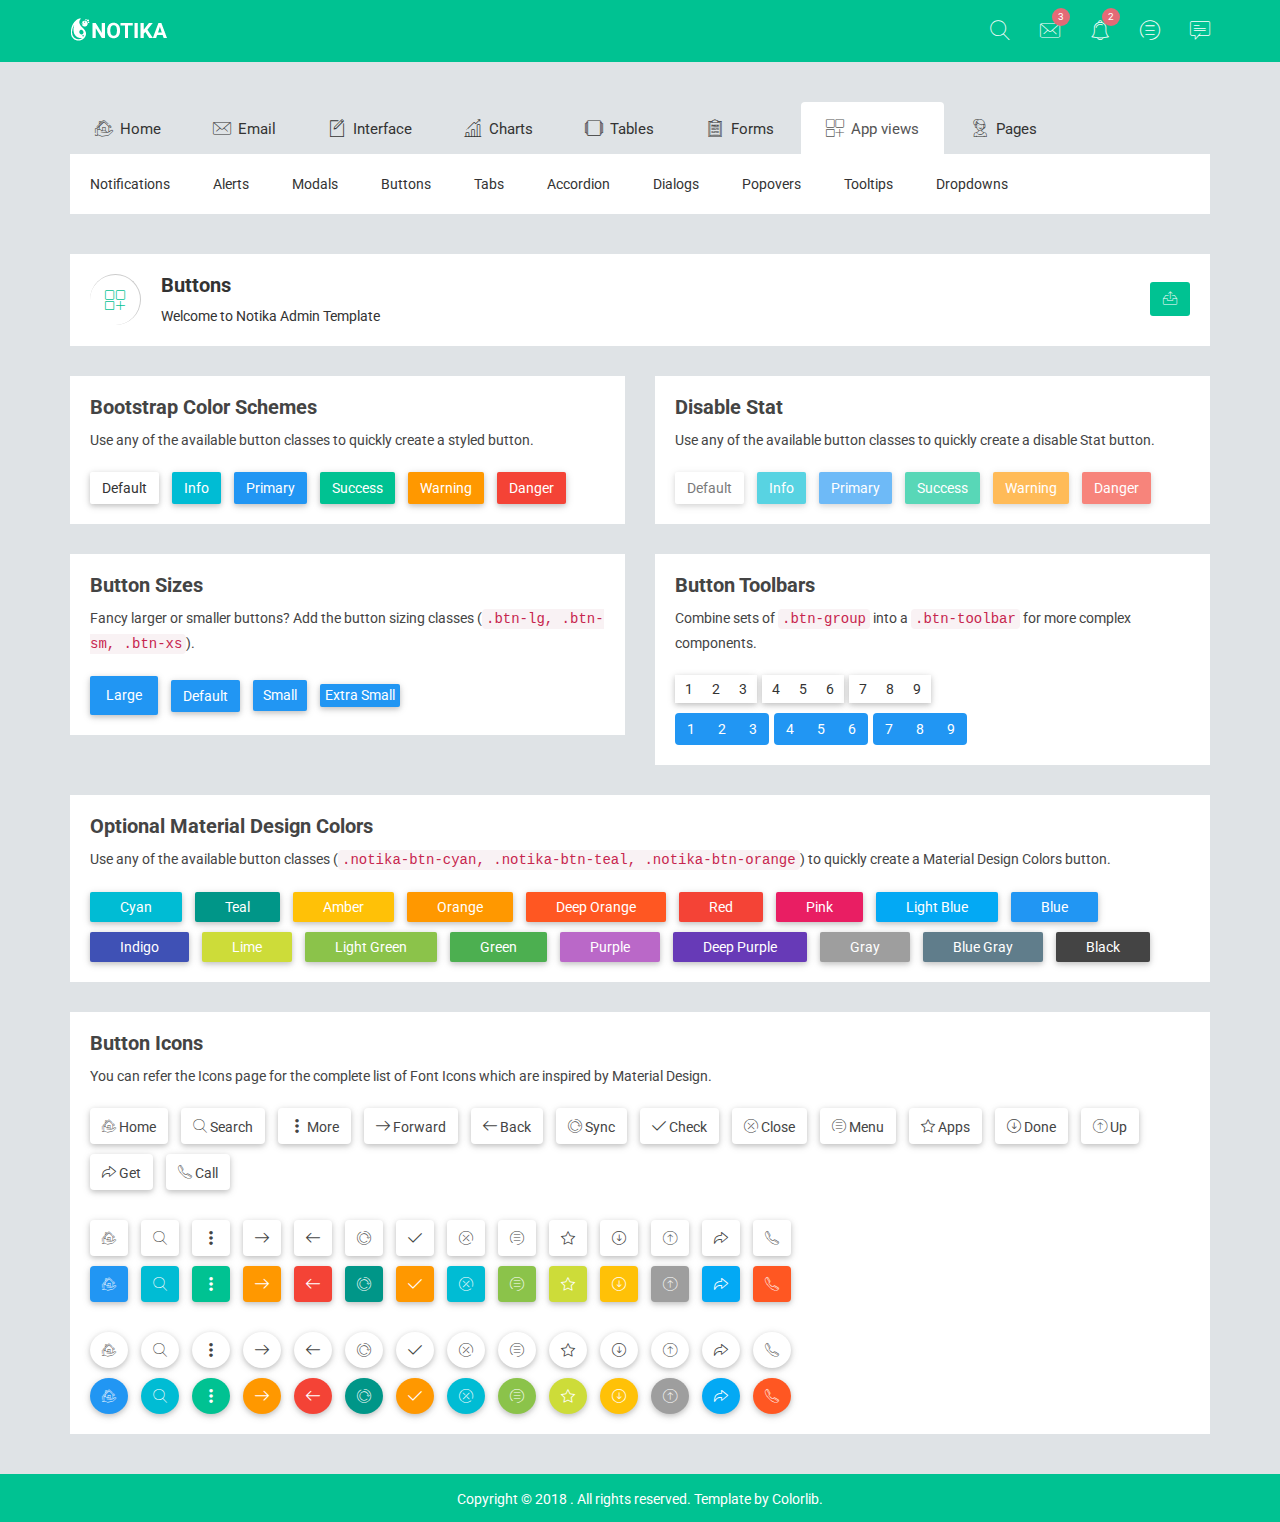
<file: site template/notika/green-horizotal/buttons.html>
<!doctype html>
<html class="no-js" lang="">

<head>
    <meta charset="utf-8">
    <meta http-equiv="x-ua-compatible" content="ie=edge">
    <title>Buttons | Notika - Notika Admin Template</title>
    <meta name="description" content="">
    <meta name="viewport" content="width=device-width, initial-scale=1">
    <!-- favicon
		============================================ -->
    <link rel="shortcut icon" type="image/x-icon" href="img/favicon.ico">
    <!-- Google Fonts
		============================================ -->
    <link href="https://fonts.googleapis.com/css?family=Roboto:100,300,400,700,900" rel="stylesheet">
    <!-- Bootstrap CSS
		============================================ -->
    <link rel="stylesheet" href="css/bootstrap.min.css">
    <!-- font awesome CSS
		============================================ -->
    <link rel="stylesheet" href="css/font-awesome.min.css">
    <!-- owl.carousel CSS
		============================================ -->
    <link rel="stylesheet" href="css/owl.carousel.css">
    <link rel="stylesheet" href="css/owl.theme.css">
    <link rel="stylesheet" href="css/owl.transitions.css">
    <!-- meanmenu CSS
		============================================ -->
    <link rel="stylesheet" href="css/meanmenu/meanmenu.min.css">
    <!-- animate CSS
		============================================ -->
    <link rel="stylesheet" href="css/animate.css">
    <!-- normalize CSS
		============================================ -->
    <link rel="stylesheet" href="css/normalize.css">
    <!-- mCustomScrollbar CSS
		============================================ -->
    <link rel="stylesheet" href="css/scrollbar/jquery.mCustomScrollbar.min.css">
    <!-- Notika icon CSS
		============================================ -->
    <link rel="stylesheet" href="css/notika-custom-icon.css">
    <!-- wave CSS
		============================================ -->
    <link rel="stylesheet" href="css/wave/waves.min.css">
    <link rel="stylesheet" href="css/wave/button.css">
    <!-- main CSS
		============================================ -->
    <link rel="stylesheet" href="css/main.css">
    <!-- style CSS
		============================================ -->
    <link rel="stylesheet" href="style.css">
    <!-- responsive CSS
		============================================ -->
    <link rel="stylesheet" href="css/responsive.css">
    <!-- modernizr JS
		============================================ -->
    <script src="js/vendor/modernizr-2.8.3.min.js"></script>
</head>

<body>
    <!--[if lt IE 8]>
            <p class="browserupgrade">You are using an <strong>outdated</strong> browser. Please <a href="http://browsehappy.com/">upgrade your browser</a> to improve your experience.</p>
        <![endif]-->
    <!-- Start Header Top Area -->
    <div class="header-top-area">
        <div class="container">
            <div class="row">
                <div class="col-lg-4 col-md-4 col-sm-12 col-xs-12">
                    <div class="logo-area">
                        <a href="#"><img src="img/logo/logo.png" alt="" /></a>
                    </div>
                </div>
                <div class="col-lg-8 col-md-8 col-sm-12 col-xs-12">
                    <div class="header-top-menu">
                        <ul class="nav navbar-nav notika-top-nav">
                            <li class="nav-item dropdown">
                                <a href="#" data-toggle="dropdown" role="button" aria-expanded="false" class="nav-link dropdown-toggle"><span><i class="notika-icon notika-search"></i></span></a>
                                <div role="menu" class="dropdown-menu search-dd animated flipInX">
                                    <div class="search-input">
                                        <i class="notika-icon notika-left-arrow"></i>
                                        <input type="text" />
                                    </div>
                                </div>
                            </li>
                            <li class="nav-item dropdown">
                                <a href="#" data-toggle="dropdown" role="button" aria-expanded="false" class="nav-link dropdown-toggle"><span><i class="notika-icon notika-mail"></i></span></a>
                                <div role="menu" class="dropdown-menu message-dd animated zoomIn">
                                    <div class="hd-mg-tt">
                                        <h2>Messages</h2>
                                    </div>
                                    <div class="hd-message-info">
                                        <a href="#">
                                            <div class="hd-message-sn">
                                                <div class="hd-message-img">
                                                    <img src="img/post/1.jpg" alt="" />
                                                </div>
                                                <div class="hd-mg-ctn">
                                                    <h3>David Belle</h3>
                                                    <p>Cum sociis natoque penatibus et magnis dis parturient montes</p>
                                                </div>
                                            </div>
                                        </a>
                                        <a href="#">
                                            <div class="hd-message-sn">
                                                <div class="hd-message-img">
                                                    <img src="img/post/2.jpg" alt="" />
                                                </div>
                                                <div class="hd-mg-ctn">
                                                    <h3>Jonathan Morris</h3>
                                                    <p>Cum sociis natoque penatibus et magnis dis parturient montes</p>
                                                </div>
                                            </div>
                                        </a>
                                        <a href="#">
                                            <div class="hd-message-sn">
                                                <div class="hd-message-img">
                                                    <img src="img/post/4.jpg" alt="" />
                                                </div>
                                                <div class="hd-mg-ctn">
                                                    <h3>Fredric Mitchell</h3>
                                                    <p>Cum sociis natoque penatibus et magnis dis parturient montes</p>
                                                </div>
                                            </div>
                                        </a>
                                        <a href="#">
                                            <div class="hd-message-sn">
                                                <div class="hd-message-img">
                                                    <img src="img/post/1.jpg" alt="" />
                                                </div>
                                                <div class="hd-mg-ctn">
                                                    <h3>David Belle</h3>
                                                    <p>Cum sociis natoque penatibus et magnis dis parturient montes</p>
                                                </div>
                                            </div>
                                        </a>
                                        <a href="#">
                                            <div class="hd-message-sn">
                                                <div class="hd-message-img">
                                                    <img src="img/post/2.jpg" alt="" />
                                                </div>
                                                <div class="hd-mg-ctn">
                                                    <h3>Glenn Jecobs</h3>
                                                    <p>Cum sociis natoque penatibus et magnis dis parturient montes</p>
                                                </div>
                                            </div>
                                        </a>
                                    </div>
                                    <div class="hd-mg-va">
                                        <a href="#">View All</a>
                                    </div>
                                </div>
                            </li>
                            <li class="nav-item nc-al"><a href="#" data-toggle="dropdown" role="button" aria-expanded="false" class="nav-link dropdown-toggle"><span><i class="notika-icon notika-alarm"></i></span><div class="spinner4 spinner-4"></div><div class="ntd-ctn"><span>3</span></div></a>
                                <div role="menu" class="dropdown-menu message-dd notification-dd animated zoomIn">
                                    <div class="hd-mg-tt">
                                        <h2>Notification</h2>
                                    </div>
                                    <div class="hd-message-info">
                                        <a href="#">
                                            <div class="hd-message-sn">
                                                <div class="hd-message-img">
                                                    <img src="img/post/1.jpg" alt="" />
                                                </div>
                                                <div class="hd-mg-ctn">
                                                    <h3>David Belle</h3>
                                                    <p>Cum sociis natoque penatibus et magnis dis parturient montes</p>
                                                </div>
                                            </div>
                                        </a>
                                        <a href="#">
                                            <div class="hd-message-sn">
                                                <div class="hd-message-img">
                                                    <img src="img/post/2.jpg" alt="" />
                                                </div>
                                                <div class="hd-mg-ctn">
                                                    <h3>Jonathan Morris</h3>
                                                    <p>Cum sociis natoque penatibus et magnis dis parturient montes</p>
                                                </div>
                                            </div>
                                        </a>
                                        <a href="#">
                                            <div class="hd-message-sn">
                                                <div class="hd-message-img">
                                                    <img src="img/post/4.jpg" alt="" />
                                                </div>
                                                <div class="hd-mg-ctn">
                                                    <h3>Fredric Mitchell</h3>
                                                    <p>Cum sociis natoque penatibus et magnis dis parturient montes</p>
                                                </div>
                                            </div>
                                        </a>
                                        <a href="#">
                                            <div class="hd-message-sn">
                                                <div class="hd-message-img">
                                                    <img src="img/post/1.jpg" alt="" />
                                                </div>
                                                <div class="hd-mg-ctn">
                                                    <h3>David Belle</h3>
                                                    <p>Cum sociis natoque penatibus et magnis dis parturient montes</p>
                                                </div>
                                            </div>
                                        </a>
                                        <a href="#">
                                            <div class="hd-message-sn">
                                                <div class="hd-message-img">
                                                    <img src="img/post/2.jpg" alt="" />
                                                </div>
                                                <div class="hd-mg-ctn">
                                                    <h3>Glenn Jecobs</h3>
                                                    <p>Cum sociis natoque penatibus et magnis dis parturient montes</p>
                                                </div>
                                            </div>
                                        </a>
                                    </div>
                                    <div class="hd-mg-va">
                                        <a href="#">View All</a>
                                    </div>
                                </div>
                            </li>
                            <li class="nav-item"><a href="#" data-toggle="dropdown" role="button" aria-expanded="false" class="nav-link dropdown-toggle"><span><i class="notika-icon notika-menus"></i></span><div class="spinner4 spinner-4"></div><div class="ntd-ctn"><span>2</span></div></a>
                                <div role="menu" class="dropdown-menu message-dd task-dd animated zoomIn">
                                    <div class="hd-mg-tt">
                                        <h2>Tasks</h2>
                                    </div>
                                    <div class="hd-message-info hd-task-info">
                                        <div class="skill">
                                            <div class="progress">
                                                <div class="lead-content">
                                                    <p>HTML5 Validation Report</p>
                                                </div>
                                                <div class="progress-bar wow fadeInLeft" data-progress="95%" style="width: 95%;" data-wow-duration="1.5s" data-wow-delay="1.2s"> <span>95%</span>
                                                </div>
                                            </div>
                                            <div class="progress">
                                                <div class="lead-content">
                                                    <p>Google Chrome Extension</p>
                                                </div>
                                                <div class="progress-bar wow fadeInLeft" data-progress="85%" style="width: 85%;" data-wow-duration="1.5s" data-wow-delay="1.2s"><span>85%</span> </div>
                                            </div>
                                            <div class="progress">
                                                <div class="lead-content">
                                                    <p>Social Internet Projects</p>
                                                </div>
                                                <div class="progress-bar wow fadeInLeft" data-progress="93%" style="width: 93%;" data-wow-duration="1.5s" data-wow-delay="1.2s"><span>93%</span> </div>
                                            </div>
                                            <div class="progress">
                                                <div class="lead-content">
                                                    <p>Bootstrap Admin Template</p>
                                                </div>
                                                <div class="progress-bar wow fadeInLeft" data-progress="93%" style="width: 93%;" data-wow-duration="1.5s" data-wow-delay="1.2s"><span>93%</span> </div>
                                            </div>
                                            <div class="progress progress-bt">
                                                <div class="lead-content">
                                                    <p>Youtube Client App</p>
                                                </div>
                                                <div class="progress-bar wow fadeInLeft" data-progress="93%" style="width: 93%;" data-wow-duration="1.5s" data-wow-delay="1.2s"><span>93%</span> </div>
                                            </div>
                                        </div>
                                    </div>
                                    <div class="hd-mg-va">
                                        <a href="#">View All</a>
                                    </div>
                                </div>
                            </li>
                            <li class="nav-item"><a href="#" data-toggle="dropdown" role="button" aria-expanded="false" class="nav-link dropdown-toggle"><span><i class="notika-icon notika-chat"></i></span></a>
                                <div role="menu" class="dropdown-menu message-dd chat-dd animated zoomIn">
                                    <div class="hd-mg-tt">
                                        <h2>Chat</h2>
                                    </div>
                                    <div class="search-people">
                                        <i class="notika-icon notika-left-arrow"></i>
                                        <input type="text" placeholder="Search People" />
                                    </div>
                                    <div class="hd-message-info">
                                        <a href="#">
                                            <div class="hd-message-sn">
                                                <div class="hd-message-img chat-img">
                                                    <img src="img/post/1.jpg" alt="" />
                                                    <div class="chat-avaible"><i class="notika-icon notika-dot"></i></div>
                                                </div>
                                                <div class="hd-mg-ctn">
                                                    <h3>David Belle</h3>
                                                    <p>Available</p>
                                                </div>
                                            </div>
                                        </a>
                                        <a href="#">
                                            <div class="hd-message-sn">
                                                <div class="hd-message-img chat-img">
                                                    <img src="img/post/2.jpg" alt="" />
                                                </div>
                                                <div class="hd-mg-ctn">
                                                    <h3>Jonathan Morris</h3>
                                                    <p>Last seen 3 hours ago</p>
                                                </div>
                                            </div>
                                        </a>
                                        <a href="#">
                                            <div class="hd-message-sn">
                                                <div class="hd-message-img chat-img">
                                                    <img src="img/post/4.jpg" alt="" />
                                                </div>
                                                <div class="hd-mg-ctn">
                                                    <h3>Fredric Mitchell</h3>
                                                    <p>Last seen 2 minutes ago</p>
                                                </div>
                                            </div>
                                        </a>
                                        <a href="#">
                                            <div class="hd-message-sn">
                                                <div class="hd-message-img chat-img">
                                                    <img src="img/post/1.jpg" alt="" />
                                                    <div class="chat-avaible"><i class="notika-icon notika-dot"></i></div>
                                                </div>
                                                <div class="hd-mg-ctn">
                                                    <h3>David Belle</h3>
                                                    <p>Available</p>
                                                </div>
                                            </div>
                                        </a>
                                        <a href="#">
                                            <div class="hd-message-sn">
                                                <div class="hd-message-img chat-img">
                                                    <img src="img/post/2.jpg" alt="" />
                                                    <div class="chat-avaible"><i class="notika-icon notika-dot"></i></div>
                                                </div>
                                                <div class="hd-mg-ctn">
                                                    <h3>Glenn Jecobs</h3>
                                                    <p>Available</p>
                                                </div>
                                            </div>
                                        </a>
                                    </div>
                                    <div class="hd-mg-va">
                                        <a href="#">View All</a>
                                    </div>
                                </div>
                            </li>
                        </ul>
                    </div>
                </div>
            </div>
        </div>
    </div>
    <!-- End Header Top Area -->
    <!-- Mobile Menu start -->
    <div class="mobile-menu-area">
        <div class="container">
            <div class="row">
                <div class="col-lg-12 col-md-12 col-sm-12 col-xs-12">
                    <div class="mobile-menu">
                        <nav id="dropdown">
                            <ul class="mobile-menu-nav">
                                <li><a data-toggle="collapse" data-target="#Charts" href="#">Home</a>
                                    <ul class="collapse dropdown-header-top">
                                        <li><a href="index.html">Dashboard One</a></li>
                                        <li><a href="index-2.html">Dashboard Two</a></li>
                                        <li><a href="index-3.html">Dashboard Three</a></li>
                                        <li><a href="index-4.html">Dashboard Four</a></li>
                                        <li><a href="analytics.html">Analytics</a></li>
                                        <li><a href="widgets.html">Widgets</a></li>
                                    </ul>
                                </li>
                                <li><a data-toggle="collapse" data-target="#demoevent" href="#">Email</a>
                                    <ul id="demoevent" class="collapse dropdown-header-top">
                                        <li><a href="inbox.html">Inbox</a></li>
                                        <li><a href="view-email.html">View Email</a></li>
                                        <li><a href="compose-email.html">Compose Email</a></li>
                                    </ul>
                                </li>
                                <li><a data-toggle="collapse" data-target="#democrou" href="#">Interface</a>
                                    <ul id="democrou" class="collapse dropdown-header-top">
                                        <li><a href="animations.html">Animations</a></li>
                                        <li><a href="google-map.html">Google Map</a></li>
                                        <li><a href="data-map.html">Data Maps</a></li>
                                        <li><a href="code-editor.html">Code Editor</a></li>
                                        <li><a href="image-cropper.html">Images Cropper</a></li>
                                        <li><a href="wizard.html">Wizard</a></li>
                                    </ul>
                                </li>
                                <li><a data-toggle="collapse" data-target="#demolibra" href="#">Charts</a>
                                    <ul id="demolibra" class="collapse dropdown-header-top">
                                        <li><a href="flot-charts.html">Flot Charts</a></li>
                                        <li><a href="bar-charts.html">Bar Charts</a></li>
                                        <li><a href="line-charts.html">Line Charts</a></li>
                                        <li><a href="area-charts.html">Area Charts</a></li>
                                    </ul>
                                </li>
                                <li><a data-toggle="collapse" data-target="#demodepart" href="#">Tables</a>
                                    <ul id="demodepart" class="collapse dropdown-header-top">
                                        <li><a href="normal-table.html">Normal Table</a></li>
                                        <li><a href="data-table.html">Data Table</a></li>
                                    </ul>
                                </li>
                                <li><a data-toggle="collapse" data-target="#demo" href="#">Forms</a>
                                    <ul id="demo" class="collapse dropdown-header-top">
                                        <li><a href="form-elements.html">Form Elements</a></li>
                                        <li><a href="form-components.html">Form Components</a></li>
                                        <li><a href="form-examples.html">Form Examples</a></li>
                                    </ul>
                                </li>
                                <li><a data-toggle="collapse" data-target="#Miscellaneousmob" href="#">App views</a>
                                    <ul id="Miscellaneousmob" class="collapse dropdown-header-top">
                                        <li><a href="notification.html">Notifications</a>
                                        </li>
                                        <li><a href="alert.html">Alerts</a>
                                        </li>
                                        <li><a href="modals.html">Modals</a>
                                        </li>
                                        <li><a href="buttons.html">Buttons</a>
                                        </li>
                                        <li><a href="tabs.html">Tabs</a>
                                        </li>
                                        <li><a href="accordion.html">Accordion</a>
                                        </li>
                                        <li><a href="dialog.html">Dialogs</a>
                                        </li>
                                        <li><a href="popovers.html">Popovers</a>
                                        </li>
                                        <li><a href="tooltips.html">Tooltips</a>
                                        </li>
                                        <li><a href="dropdown.html">Dropdowns</a>
                                        </li>
                                    </ul>
                                </li>
                                <li><a data-toggle="collapse" data-target="#Pagemob" href="#">Pages</a>
                                    <ul id="Pagemob" class="collapse dropdown-header-top">
                                        <li><a href="contact.html">Contact</a>
                                        </li>
                                        <li><a href="invoice.html">Invoice</a>
                                        </li>
                                        <li><a href="typography.html">Typography</a>
                                        </li>
                                        <li><a href="color.html">Color</a>
                                        </li>
                                        <li><a href="login-register.html">Login Register</a>
                                        </li>
                                        <li><a href="404.html">404 Page</a>
                                        </li>
                                    </ul>
                                </li>
                            </ul>
                        </nav>
                    </div>
                </div>
            </div>
        </div>
    </div>
    <!-- Mobile Menu end -->
    <!-- Main Menu area start-->
    <div class="main-menu-area mg-tb-40">
        <div class="container">
            <div class="row">
                <div class="col-lg-12 col-md-12 col-sm-12 col-xs-12">
                    <ul class="nav nav-tabs notika-menu-wrap menu-it-icon-pro">
                        <li><a data-toggle="tab" href="#Home"><i class="notika-icon notika-house"></i> Home</a>
                        </li>
                        <li><a data-toggle="tab" href="#mailbox"><i class="notika-icon notika-mail"></i> Email</a>
                        </li>
                        <li><a data-toggle="tab" href="#Interface"><i class="notika-icon notika-edit"></i> Interface</a>
                        </li>
                        <li><a data-toggle="tab" href="#Charts"><i class="notika-icon notika-bar-chart"></i> Charts</a>
                        </li>
                        <li><a data-toggle="tab" href="#Tables"><i class="notika-icon notika-windows"></i> Tables</a>
                        </li>
                        <li><a data-toggle="tab" href="#Forms"><i class="notika-icon notika-form"></i> Forms</a>
                        </li>
                        <li class="active"><a data-toggle="tab" href="#Appviews"><i class="notika-icon notika-app"></i> App views</a>
                        </li>
                        <li><a data-toggle="tab" href="#Page"><i class="notika-icon notika-support"></i> Pages</a>
                        </li>
                    </ul>
                    <div class="tab-content custom-menu-content">
                        <div id="Home" class="tab-pane in notika-tab-menu-bg animated flipInX">
                            <ul class="notika-main-menu-dropdown">
                                <li><a href="index.html">Dashboard One</a>
                                </li>
                                <li><a href="index-2.html">Dashboard Two</a>
                                </li>
                                <li><a href="index-3.html">Dashboard Three</a>
                                </li>
                                <li><a href="index-4.html">Dashboard Four</a>
                                </li>
                                <li><a href="analytics.html">Analytics</a>
                                </li>
                                <li><a href="widgets.html">Widgets</a>
                                </li>
                            </ul>
                        </div>
                        <div id="mailbox" class="tab-pane notika-tab-menu-bg animated flipInX">
                            <ul class="notika-main-menu-dropdown">
                                <li><a href="inbox.html">Inbox</a>
                                </li>
                                <li><a href="view-email.html">View Email</a>
                                </li>
                                <li><a href="compose-email.html">Compose Email</a>
                                </li>
                            </ul>
                        </div>
                        <div id="Interface" class="tab-pane notika-tab-menu-bg animated flipInX">
                            <ul class="notika-main-menu-dropdown">
                                <li><a href="animations.html">Animations</a>
                                </li>
                                <li><a href="google-map.html">Google Map</a>
                                </li>
                                <li><a href="data-map.html">Data Maps</a>
                                </li>
                                <li><a href="code-editor.html">Code Editor</a>
                                </li>
                                <li><a href="image-cropper.html">Images Cropper</a>
                                </li>
                                <li><a href="wizard.html">Wizard</a>
                                </li>
                            </ul>
                        </div>
                        <div id="Charts" class="tab-pane notika-tab-menu-bg animated flipInX">
                            <ul class="notika-main-menu-dropdown">
                                <li><a href="flot-charts.html">Flot Charts</a>
                                </li>
                                <li><a href="bar-charts.html">Bar Charts</a>
                                </li>
                                <li><a href="line-charts.html">Line Charts</a>
                                </li>
                                <li><a href="area-charts.html">Area Charts</a>
                                </li>
                            </ul>
                        </div>
                        <div id="Tables" class="tab-pane notika-tab-menu-bg animated flipInX">
                            <ul class="notika-main-menu-dropdown">
                                <li><a href="normal-table.html">Normal Table</a>
                                </li>
                                <li><a href="data-table.html">Data Table</a>
                                </li>
                            </ul>
                        </div>
                        <div id="Forms" class="tab-pane notika-tab-menu-bg animated flipInX">
                            <ul class="notika-main-menu-dropdown">
                                <li><a href="form-elements.html">Form Elements</a>
                                </li>
                                <li><a href="form-components.html">Form Components</a>
                                </li>
                                <li><a href="form-examples.html">Form Examples</a>
                                </li>
                            </ul>
                        </div>
                        <div id="Appviews" class="tab-pane active notika-tab-menu-bg animated flipInX">
                            <ul class="notika-main-menu-dropdown">
                                <li><a href="notification.html">Notifications</a>
                                </li>
                                <li><a href="alert.html">Alerts</a>
                                </li>
                                <li><a href="modals.html">Modals</a>
                                </li>
                                <li><a href="buttons.html">Buttons</a>
                                </li>
                                <li><a href="tabs.html">Tabs</a>
                                </li>
                                <li><a href="accordion.html">Accordion</a>
                                </li>
                                <li><a href="dialog.html">Dialogs</a>
                                </li>
                                <li><a href="popovers.html">Popovers</a>
                                </li>
                                <li><a href="tooltips.html">Tooltips</a>
                                </li>
                                <li><a href="dropdown.html">Dropdowns</a>
                                </li>
                            </ul>
                        </div>
                        <div id="Page" class="tab-pane notika-tab-menu-bg animated flipInX">
                            <ul class="notika-main-menu-dropdown">
                                <li><a href="contact.html">Contact</a>
                                </li>
                                <li><a href="invoice.html">Invoice</a>
                                </li>
                                <li><a href="typography.html">Typography</a>
                                </li>
                                <li><a href="color.html">Color</a>
                                </li>
                                <li><a href="login-register.html">Login Register</a>
                                </li>
                                <li><a href="404.html">404 Page</a>
                                </li>
                            </ul>
                        </div>
                    </div>
                </div>
            </div>
        </div>
    </div>
    <!-- Main Menu area End-->
	<!-- Breadcomb area Start-->
	<div class="breadcomb-area">
		<div class="container">
			<div class="row">
				<div class="col-lg-12 col-md-12 col-sm-12 col-xs-12">
					<div class="breadcomb-list">
						<div class="row">
							<div class="col-lg-6 col-md-6 col-sm-6 col-xs-12">
								<div class="breadcomb-wp">
									<div class="breadcomb-icon">
										<i class="notika-icon notika-app"></i>
									</div>
									<div class="breadcomb-ctn">
										<h2>Buttons</h2>
										<p>Welcome to Notika <span class="bread-ntd">Admin Template</span></p>
									</div>
								</div>
							</div>
							<div class="col-lg-6 col-md-6 col-sm-6 col-xs-3">
								<div class="breadcomb-report">
									<button data-toggle="tooltip" data-placement="left" title="Download Report" class="btn"><i class="notika-icon notika-sent"></i></button>
								</div>
							</div>
						</div>
					</div>
				</div>
			</div>
		</div>
	</div>
	<!-- Breadcomb area End-->
    <!-- Button area Start-->
    <div class="buttons-area">
        <div class="container">
            <div class="row">
                <div class="col-lg-6 col-md-6 col-sm-6 col-xs-12">
                    <div class="btn-demo-notika">
                        <div class="notika-btn-hd">
							<h2>Bootstrap Color Schemes</h2>
							<p>Use any of the available button classes to quickly create a styled button.</p>
						</div>
                        <div class="btn-list">
                            <button class="btn btn-default notika-btn-default">Default</button>
                            <button class="btn btn-info notika-btn-info">Info</button>
                            <button class="btn btn-primary notika-btn-primary">Primary</button>
                            <button class="btn btn-success notika-btn-success">Success</button>
                            <button class="btn btn-warning notika-btn-warning">Warning</button>
                            <button class="btn btn-danger notika-btn-danger">Danger</button>
                        </div>
                    </div>
                </div>
                <div class="col-lg-6 col-md-6 col-sm-6 col-xs-12">
                    <div class="btn-demo-notika sm-res-mg-t-30">
						<div class="notika-btn-hd">
							<h2>Disable Stat</h2>
							<p>Use any of the available button classes to quickly create a disable Stat button.</p>
						</div>
                        <div class="btn-list">
                            <button class="btn btn-default notika-btn-default" disabled="disabled">Default</button>
                            <button class="btn btn-info notika-btn-info" disabled="disabled">Info</button>
                            <button class="btn btn-primary notika-btn-primary" disabled="disabled">Primary</button>
                            <button class="btn btn-success notika-btn-success" disabled="disabled">Success</button>
                            <button class="btn btn-warning notika-btn-warning" disabled="disabled">Warning</button>
                            <button class="btn btn-danger notika-btn-danger" disabled="disabled">Danger</button>
                        </div>
                    </div>
                </div>
            </div>
            <div class="row">
                <div class="col-lg-6 col-md-6 col-sm-6 col-xs-12">
                    <div class="btn-demo-notika mg-t-30">
						<div class="notika-btn-hd">
							<h2>Button Sizes</h2>
							<p>Fancy larger or smaller buttons? Add the button sizing classes (<code>.btn-lg, .btn-sm, .btn-xs</code>). </p>
						</div>
                        <div class="btn-list">
                            <button class="btn btn-primary notika-btn-primary btn-lg">Large</button>
                            <button class="btn btn-primary notika-btn-primary">Default</button>
                            <button class="btn btn-primary notika-btn-primary btn-sm">Small</button>
                            <button class="btn btn-primary notika-btn-primary btn-xs">Extra Small</button>
                        </div>
                    </div>
                </div>
                <div class="col-lg-6 col-md-6 col-sm-6 col-xs-12">
                    <div class="btn-demo-notika mg-t-30">
						<div class="notika-btn-hd">
							<h2>Button Toolbars</h2>
							<p>Combine sets of <code>.btn-group</code> into a <code>.btn-toolbar</code> for more complex components. </p>
						</div>
                        <div class="btn-toolbar" role="toolbar">
                            <div class="btn-group notika-group-btn">
                                <button type="button" class="btn btn-default notika-gp-default">1</button>
                                <button type="button" class="btn btn-default notika-gp-default">2</button>
                                <button type="button" class="btn btn-default notika-gp-default">3</button>
                            </div>
                            <div class="btn-group notika-group-btn">
                                <button type="button" class="btn btn-default notika-gp-default">4</button>
                                <button type="button" class="btn btn-default notika-gp-default">5</button>
                                <button type="button" class="btn btn-default notika-gp-default">6</button>
                            </div>
                            <div class="btn-group notika-group-btn">
                                <button type="button" class="btn btn-default notika-gp-default">7</button>
                                <button type="button" class="btn btn-default notika-gp-default">8</button>
                                <button type="button" class="btn btn-default notika-gp-default">9</button>
                            </div>
                        </div>
                        <div class="btn-toolbar" role="toolbar">
                            <div class="btn-group notika-tl-btn">
                                <button type="button" class="btn btn-primary notika-gp-primary">1</button>
                                <button type="button" class="btn btn-primary notika-gp-primary">2</button>
                                <button type="button" class="btn btn-primary notika-gp-primary">3</button>
                            </div>
                            <div class="btn-group notika-tl-btn">
                                <button type="button" class="btn btn-primary notika-gp-primary">4</button>
                                <button type="button" class="btn btn-primary notika-gp-primary">5</button>
                                <button type="button" class="btn btn-primary notika-gp-primary">6</button>
                            </div>
                            <div class="btn-group notika-tl-btn">
                                <button type="button" class="btn btn-primary notika-gp-primary">7</button>
                                <button type="button" class="btn btn-primary notika-gp-primary">8</button>
                                <button type="button" class="btn btn-primary notika-gp-primary">9</button>
                            </div>
                        </div>
                    </div>
                </div>
            </div>
            <div class="row">
                <div class="col-lg-12 col-md-12 col-sm-12 col-xs-12">
                    <div class="btn-demo-notika mg-t-30">
						<div class="notika-btn-hd">
							<h2>Optional Material Design Colors</h2>
							<p>Use any of the available button classes (<code>.notika-btn-cyan, .notika-btn-teal, .notika-btn-orange</code>) to quickly create a Material Design Colors button.</p>
						</div>
                        <div class="material-design-btn">
                            <button class="btn notika-btn-cyan">Cyan</button>
                            <button class="btn notika-btn-teal">Teal</button>
                            <button class="btn notika-btn-amber">Amber</button>
                            <button class="btn notika-btn-orange">Orange</button>
                            <button class="btn notika-btn-deeporange">Deep Orange</button>
                            <button class="btn notika-btn-red">Red</button>
                            <button class="btn notika-btn-pink">Pink</button>
                            <button class="btn notika-btn-lightblue">Light Blue</button>
                            <button class="btn notika-btn-blue">Blue</button>
                            <button class="btn notika-btn-indigo btn-reco-mg btn-button-mg">Indigo</button>
                            <button class="btn notika-btn-lime btn-reco-mg btn-button-mg">Lime</button>
                            <button class="btn notika-btn-lightgreen btn-reco-mg btn-button-mg">Light Green</button>
                            <button class="btn notika-btn-green btn-reco-mg btn-button-mg">Green</button>
                            <button class="btn notika-btn-purple btn-reco-mg btn-button-mg">Purple</button>
                            <button class="btn notika-btn-deeppurple btn-reco-mg btn-button-mg">Deep Purple</button>
                            <button class="btn notika-btn-gray btn-reco-mg btn-button-mg">Gray</button>
                            <button class="btn notika-btn-bluegray btn-reco-mg btn-button-mg">Blue Gray</button>
                            <button class="btn notika-btn-black btn-reco-mg btn-button-mg">Black</button>
                        </div>
                    </div>
                </div>
            </div>
            <div class="row">
                <div class="col-lg-12 col-md-12 col-sm-12 col-xs-12">
                    <div class="btn-demo-notika mg-t-30">
						<div class="notika-btn-hd">
							<h2>Button Icons</h2>
							<p>You can refer the Icons page for the complete list of Font Icons which are inspired by Material Design.</p>
						</div>
                        <div class="button-icon-btn">
                            <button class="btn btn-default btn-icon-notika"><i class="notika-icon notika-house"></i> Home</button>
                            <button class="btn btn-default btn-icon-notika"><i class="notika-icon notika-search"></i> Search</button>
                            <button class="btn btn-default btn-icon-notika"><i class="notika-icon notika-menu"></i> More</button>
                            <button class="btn btn-default btn-icon-notika"><i class="notika-icon notika-right-arrow"></i> Forward</button>
                            <button class="btn btn-default btn-icon-notika"><i class="notika-icon notika-left-arrow"></i> Back</button>
                            <button class="btn btn-default btn-icon-notika"><i class="notika-icon notika-refresh"></i> Sync</button>
                            <button class="btn btn-default btn-icon-notika"><i class="notika-icon notika-checked"></i> Check</button>
                            <button class="btn btn-default btn-icon-notika"><i class="notika-icon notika-close"></i> Close</button>
                            <button class="btn btn-default btn-icon-notika"><i class="notika-icon notika-menus"></i> Menu</button>
                            <button class="btn btn-default btn-icon-notika"><i class="notika-icon notika-star"></i> Apps</button>
                            <button class="btn btn-default btn-icon-notika"><i class="notika-icon notika-down-arrow"></i> Done</button>
                            <button class="btn btn-default btn-icon-notika"><i class="notika-icon notika-up-arrow"></i> Up</button>
                            <button class="btn btn-default btn-icon-notika"><i class="notika-icon notika-next"></i> Get</button>
                            <button class="btn btn-default btn-icon-notika"><i class="notika-icon notika-phone"></i> Call</button>
                        </div>
                        <div class="button-icon-btn mg-t-30 butt-mg-t-20">
                            <button class="btn btn-default btn-icon-notika"><i class="notika-icon notika-house"></i></button>
                            <button class="btn btn-default btn-icon-notika"><i class="notika-icon notika-search"></i></button>
                            <button class="btn btn-default btn-icon-notika"><i class="notika-icon notika-menu"></i></button>
                            <button class="btn btn-default btn-icon-notika"><i class="notika-icon notika-right-arrow"></i></button>
                            <button class="btn btn-default btn-icon-notika"><i class="notika-icon notika-left-arrow"></i></button>
                            <button class="btn btn-default btn-icon-notika"><i class="notika-icon notika-refresh"></i></button>
                            <button class="btn btn-default btn-icon-notika"><i class="notika-icon notika-checked"></i></button>
                            <button class="btn btn-default btn-icon-notika"><i class="notika-icon notika-close"></i></button>
                            <button class="btn btn-default btn-icon-notika"><i class="notika-icon notika-menus"></i></button>
                            <button class="btn btn-default btn-icon-notika"><i class="notika-icon notika-star"></i></button>
                            <button class="btn btn-default btn-icon-notika"><i class="notika-icon notika-down-arrow"></i></button>
                            <button class="btn btn-default btn-icon-notika"><i class="notika-icon notika-up-arrow"></i></button>
                            <button class="btn btn-default btn-icon-notika"><i class="notika-icon notika-next"></i></button>
                            <button class="btn btn-default btn-icon-notika"><i class="notika-icon notika-phone"></i></button>
                        </div>
                        <div class="button-icon-btn sm-res-mg-t-30">
                            <button class="btn btn-primary primary-icon-notika"><i class="notika-icon notika-house"></i></button>
                            <button class="btn btn-info info-icon-notika"><i class="notika-icon notika-search"></i></button>
                            <button class="btn btn-success success-icon-notika"><i class="notika-icon notika-menu"></i></button>
                            <button class="btn btn-warning warning-icon-notika"><i class="notika-icon notika-right-arrow"></i></button>
                            <button class="btn btn-danger danger-icon-notika"><i class="notika-icon notika-left-arrow"></i></button>
                            <button class="btn btn-teal teal-icon-notika"><i class="notika-icon notika-refresh"></i></button>
                            <button class="btn btn-orange orange-icon-notika"><i class="notika-icon notika-checked"></i></button>
                            <button class="btn btn-cyan cyan-icon-notika"><i class="notika-icon notika-close"></i></button>
                            <button class="btn btn-lightgreen lightgreen-icon-notika"><i class="notika-icon notika-menus"></i></button>
                            <button class="btn btn-lime lime-icon-notika"><i class="notika-icon notika-star"></i></button>
                            <button class="btn btn-amber amber-icon-notika"><i class="notika-icon notika-down-arrow"></i></button>
                            <button class="btn btn-gray gray-icon-notika"><i class="notika-icon notika-up-arrow"></i></button>
                            <button class="btn btn-lightblue lightblue-icon-notika"><i class="notika-icon notika-next"></i></button>
                            <button class="btn btn-deeporange deeporange-icon-notika"><i class="notika-icon notika-phone"></i></button>
                        </div>
                        <div class="button-icon-btn button-icon-btn-rd mg-t-30 butt-mg-t-20">
                            <button class="btn btn-default btn-icon-notika"><i class="notika-icon notika-house"></i></button>
                            <button class="btn btn-default btn-icon-notika"><i class="notika-icon notika-search"></i></button>
                            <button class="btn btn-default btn-icon-notika"><i class="notika-icon notika-menu"></i></button>
                            <button class="btn btn-default btn-icon-notika"><i class="notika-icon notika-right-arrow"></i></button>
                            <button class="btn btn-default btn-icon-notika"><i class="notika-icon notika-left-arrow"></i></button>
                            <button class="btn btn-default btn-icon-notika"><i class="notika-icon notika-refresh"></i></button>
                            <button class="btn btn-default btn-icon-notika"><i class="notika-icon notika-checked"></i></button>
                            <button class="btn btn-default btn-icon-notika"><i class="notika-icon notika-close"></i></button>
                            <button class="btn btn-default btn-icon-notika"><i class="notika-icon notika-menus"></i></button>
                            <button class="btn btn-default btn-icon-notika"><i class="notika-icon notika-star"></i></button>
                            <button class="btn btn-default btn-icon-notika"><i class="notika-icon notika-down-arrow"></i></button>
                            <button class="btn btn-default btn-icon-notika"><i class="notika-icon notika-up-arrow"></i></button>
                            <button class="btn btn-default btn-icon-notika"><i class="notika-icon notika-next"></i></button>
                            <button class="btn btn-default btn-icon-notika"><i class="notika-icon notika-phone"></i></button>
                        </div>
                        <div class="button-icon-btn button-icon-btn-cl sm-res-mg-t-30">
                            <button class="btn btn-primary primary-icon-notika btn-reco-mg btn-button-mg"><i class="notika-icon notika-house"></i></button>
                            <button class="btn btn-info info-icon-notika btn-reco-mg btn-button-mg"><i class="notika-icon notika-search"></i></button>
                            <button class="btn btn-success success-icon-notika btn-reco-mg btn-button-mg"><i class="notika-icon notika-menu"></i></button>
                            <button class="btn btn-warning warning-icon-notika btn-reco-mg btn-button-mg"><i class="notika-icon notika-right-arrow"></i></button>
                            <button class="btn btn-danger danger-icon-notika btn-reco-mg btn-button-mg"><i class="notika-icon notika-left-arrow"></i></button>
                            <button class="btn btn-teal teal-icon-notika btn-reco-mg btn-button-mg"><i class="notika-icon notika-refresh"></i></button>
                            <button class="btn btn-orange orange-icon-notika btn-reco-mg btn-button-mg"><i class="notika-icon notika-checked"></i></button>
                            <button class="btn btn-cyan cyan-icon-notika btn-reco-mg btn-button-mg"><i class="notika-icon notika-close"></i></button>
                            <button class="btn btn-lightgreen lightgreen-icon-notika btn-reco-mg btn-button-mg"><i class="notika-icon notika-menus"></i></button>
                            <button class="btn btn-lime lime-icon-notika btn-reco-mg btn-button-mg"><i class="notika-icon notika-star"></i></button>
                            <button class="btn btn-amber amber-icon-notika btn-reco-mg btn-button-mg"><i class="notika-icon notika-down-arrow"></i></button>
                            <button class="btn btn-gray gray-icon-notika btn-reco-mg btn-button-mg"><i class="notika-icon notika-up-arrow"></i></button>
                            <button class="btn btn-lightblue lightblue-icon-notika btn-reco-mg btn-button-mg"><i class="notika-icon notika-next"></i></button>
                            <button class="btn btn-deeporange deeporange-icon-notika btn-reco-mg btn-button-mg"><i class="notika-icon notika-phone"></i></button>
                        </div>
                    </div>
                </div>
            </div>
        </div>
    </div>
    <!-- Button area End-->
    <!-- Start Footer area-->
    <div class="footer-copyright-area">
        <div class="container">
            <div class="row">
                <div class="col-lg-12 col-md-12 col-sm-12 col-xs-12">
                    <div class="footer-copy-right">
                        <p>Copyright © 2018 
. All rights reserved. Template by <a href="https://colorlib.com">Colorlib</a>.</p>
                    </div>
                </div>
            </div>
        </div>
    </div>
    <!-- End Footer area-->
    <!-- jquery
		============================================ -->
    <script src="js/vendor/jquery-1.12.4.min.js"></script>
    <!-- bootstrap JS
		============================================ -->
    <script src="js/bootstrap.min.js"></script>
    <!-- wow JS
		============================================ -->
    <script src="js/wow.min.js"></script>
    <!-- price-slider JS
		============================================ -->
    <script src="js/jquery-price-slider.js"></script>
    <!-- owl.carousel JS
		============================================ -->
    <script src="js/owl.carousel.min.js"></script>
    <!-- scrollUp JS
		============================================ -->
    <script src="js/jquery.scrollUp.min.js"></script>
    <!-- meanmenu JS
		============================================ -->
    <script src="js/meanmenu/jquery.meanmenu.js"></script>
    <!-- counterup JS
		============================================ -->
    <script src="js/counterup/jquery.counterup.min.js"></script>
    <script src="js/counterup/waypoints.min.js"></script>
    <script src="js/counterup/counterup-active.js"></script>
    <!-- mCustomScrollbar JS
		============================================ -->
    <script src="js/scrollbar/jquery.mCustomScrollbar.concat.min.js"></script>
    <!-- sparkline JS
		============================================ -->
    <script src="js/sparkline/jquery.sparkline.min.js"></script>
    <script src="js/sparkline/sparkline-active.js"></script>
    <!-- flot JS
		============================================ -->
    <script src="js/flot/jquery.flot.js"></script>
    <script src="js/flot/jquery.flot.resize.js"></script>
    <script src="js/flot/flot-active.js"></script>
    <!-- knob JS
		============================================ -->
    <script src="js/knob/jquery.knob.js"></script>
    <script src="js/knob/jquery.appear.js"></script>
    <script src="js/knob/knob-active.js"></script>
    <!--  Chat JS
		============================================ -->
    <script src="js/chat/jquery.chat.js"></script>
    <!--  todo JS
		============================================ -->
    <script src="js/todo/jquery.todo.js"></script>
    <!--  wave JS
		============================================ -->
    <script src="js/wave/waves.min.js"></script>
    <script src="js/wave/wave-active.js"></script>
    <!-- plugins JS
		============================================ -->
    <script src="js/plugins.js"></script>
    <!-- main JS
		============================================ -->
    <script src="js/main.js"></script>
	<!-- tawk chat JS
		============================================ -->
    <script src="js/tawk-chat.js"></script>
</body>

</html>
</file>
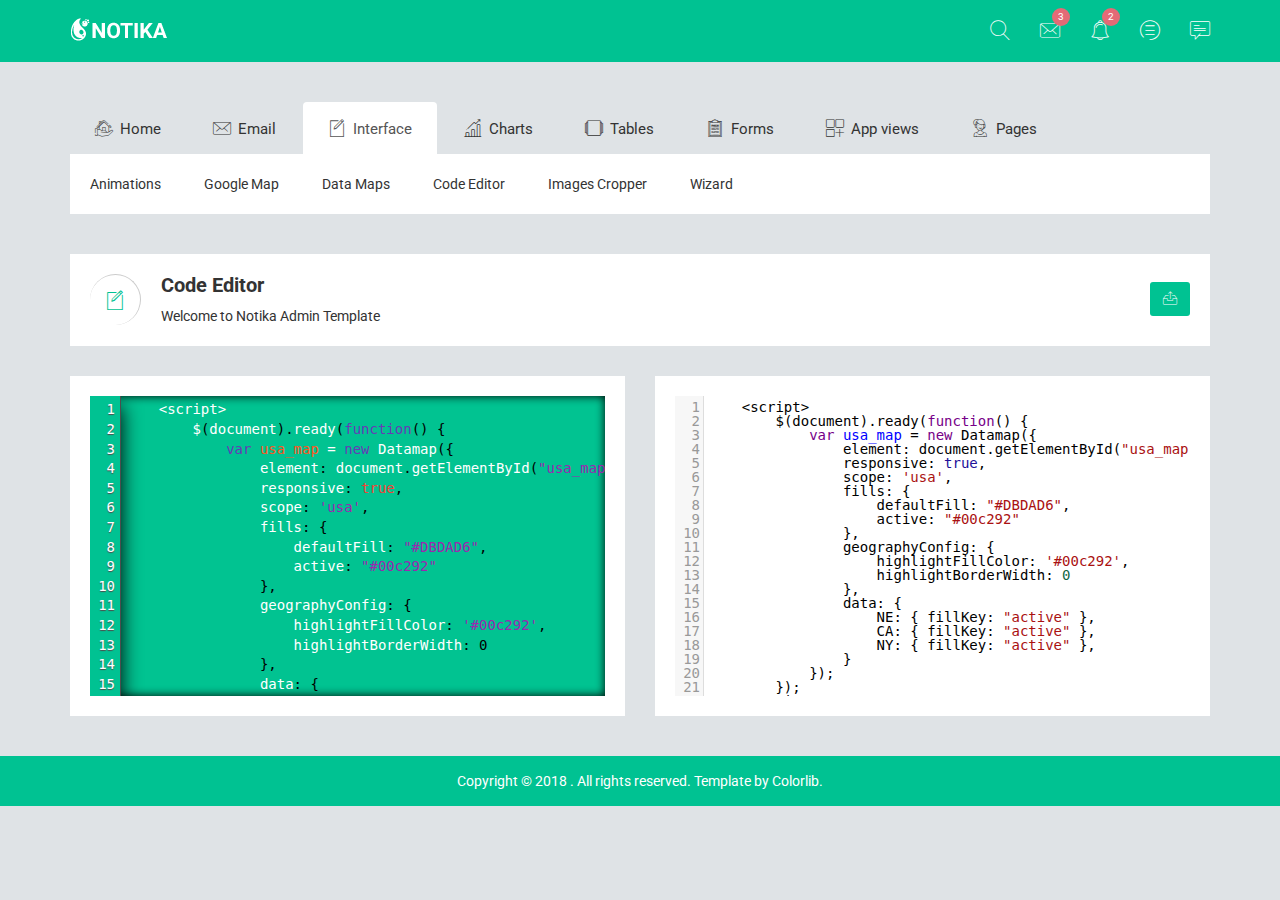
<file: site template/notika/green-horizotal/code-editor.html>
<!doctype html>
<html class="no-js" lang="">

<head>
    <meta charset="utf-8">
    <meta http-equiv="x-ua-compatible" content="ie=edge">
    <title>Code Editor | Notika - Notika Admin Template</title>
    <meta name="description" content="">
    <meta name="viewport" content="width=device-width, initial-scale=1">
    <!-- favicon
		============================================ -->
    <link rel="shortcut icon" type="image/x-icon" href="img/favicon.ico">
    <!-- Google Fonts
		============================================ -->
    <link href="https://fonts.googleapis.com/css?family=Roboto:100,300,400,700,900" rel="stylesheet">
    <!-- Bootstrap CSS
		============================================ -->
    <link rel="stylesheet" href="css/bootstrap.min.css">
    <!-- font awesome CSS
		============================================ -->
    <link rel="stylesheet" href="css/font-awesome.min.css">
    <!-- owl.carousel CSS
		============================================ -->
    <link rel="stylesheet" href="css/owl.carousel.css">
    <link rel="stylesheet" href="css/owl.theme.css">
    <link rel="stylesheet" href="css/owl.transitions.css">
    <!-- meanmenu CSS
		============================================ -->
    <link rel="stylesheet" href="css/meanmenu/meanmenu.min.css">
    <!-- animate CSS
		============================================ -->
    <link rel="stylesheet" href="css/animate.css">
    <!-- normalize CSS
		============================================ -->
    <link rel="stylesheet" href="css/normalize.css">
	<!-- wave CSS
		============================================ -->
    <link rel="stylesheet" href="css/wave/waves.min.css">
    <link rel="stylesheet" href="css/wave/button.css">
    <!-- mCustomScrollbar CSS
		============================================ -->
    <link rel="stylesheet" href="css/scrollbar/jquery.mCustomScrollbar.min.css">
    <!-- Notika icon CSS
		============================================ -->
    <link rel="stylesheet" href="css/notika-custom-icon.css">
    <!-- codemirror CSS
		============================================ -->
    <link rel="stylesheet" href="css/code-editor/codemirror.css">
    <link rel="stylesheet" href="css/code-editor/ambiance.css">
    <!-- main CSS
		============================================ -->
    <link rel="stylesheet" href="css/main.css">
    <!-- style CSS
		============================================ -->
    <link rel="stylesheet" href="style.css">
    <!-- responsive CSS
		============================================ -->
    <link rel="stylesheet" href="css/responsive.css">
    <!-- modernizr JS
		============================================ -->
    <script src="js/vendor/modernizr-2.8.3.min.js"></script>
</head>

<body>
    <!--[if lt IE 8]>
            <p class="browserupgrade">You are using an <strong>outdated</strong> browser. Please <a href="http://browsehappy.com/">upgrade your browser</a> to improve your experience.</p>
        <![endif]-->
    <!-- Start Header Top Area -->
    <div class="header-top-area">
        <div class="container">
            <div class="row">
                <div class="col-lg-4 col-md-4 col-sm-12 col-xs-12">
                    <div class="logo-area">
                        <a href="#"><img src="img/logo/logo.png" alt="" /></a>
                    </div>
                </div>
                <div class="col-lg-8 col-md-8 col-sm-12 col-xs-12">
                    <div class="header-top-menu">
                        <ul class="nav navbar-nav notika-top-nav">
                            <li class="nav-item dropdown">
                                <a href="#" data-toggle="dropdown" role="button" aria-expanded="false" class="nav-link dropdown-toggle"><span><i class="notika-icon notika-search"></i></span></a>
                                <div role="menu" class="dropdown-menu search-dd animated flipInX">
                                    <div class="search-input">
                                        <i class="notika-icon notika-left-arrow"></i>
                                        <input type="text" />
                                    </div>
                                </div>
                            </li>
                            <li class="nav-item dropdown">
                                <a href="#" data-toggle="dropdown" role="button" aria-expanded="false" class="nav-link dropdown-toggle"><span><i class="notika-icon notika-mail"></i></span></a>
                                <div role="menu" class="dropdown-menu message-dd animated zoomIn">
                                    <div class="hd-mg-tt">
                                        <h2>Messages</h2>
                                    </div>
                                    <div class="hd-message-info">
                                        <a href="#">
                                            <div class="hd-message-sn">
                                                <div class="hd-message-img">
                                                    <img src="img/post/1.jpg" alt="" />
                                                </div>
                                                <div class="hd-mg-ctn">
                                                    <h3>David Belle</h3>
                                                    <p>Cum sociis natoque penatibus et magnis dis parturient montes</p>
                                                </div>
                                            </div>
                                        </a>
                                        <a href="#">
                                            <div class="hd-message-sn">
                                                <div class="hd-message-img">
                                                    <img src="img/post/2.jpg" alt="" />
                                                </div>
                                                <div class="hd-mg-ctn">
                                                    <h3>Jonathan Morris</h3>
                                                    <p>Cum sociis natoque penatibus et magnis dis parturient montes</p>
                                                </div>
                                            </div>
                                        </a>
                                        <a href="#">
                                            <div class="hd-message-sn">
                                                <div class="hd-message-img">
                                                    <img src="img/post/4.jpg" alt="" />
                                                </div>
                                                <div class="hd-mg-ctn">
                                                    <h3>Fredric Mitchell</h3>
                                                    <p>Cum sociis natoque penatibus et magnis dis parturient montes</p>
                                                </div>
                                            </div>
                                        </a>
                                        <a href="#">
                                            <div class="hd-message-sn">
                                                <div class="hd-message-img">
                                                    <img src="img/post/1.jpg" alt="" />
                                                </div>
                                                <div class="hd-mg-ctn">
                                                    <h3>David Belle</h3>
                                                    <p>Cum sociis natoque penatibus et magnis dis parturient montes</p>
                                                </div>
                                            </div>
                                        </a>
                                        <a href="#">
                                            <div class="hd-message-sn">
                                                <div class="hd-message-img">
                                                    <img src="img/post/2.jpg" alt="" />
                                                </div>
                                                <div class="hd-mg-ctn">
                                                    <h3>Glenn Jecobs</h3>
                                                    <p>Cum sociis natoque penatibus et magnis dis parturient montes</p>
                                                </div>
                                            </div>
                                        </a>
                                    </div>
                                    <div class="hd-mg-va">
                                        <a href="#">View All</a>
                                    </div>
                                </div>
                            </li>
                            <li class="nav-item nc-al"><a href="#" data-toggle="dropdown" role="button" aria-expanded="false" class="nav-link dropdown-toggle"><span><i class="notika-icon notika-alarm"></i></span><div class="spinner4 spinner-4"></div><div class="ntd-ctn"><span>3</span></div></a>
                                <div role="menu" class="dropdown-menu message-dd notification-dd animated zoomIn">
                                    <div class="hd-mg-tt">
                                        <h2>Notification</h2>
                                    </div>
                                    <div class="hd-message-info">
                                        <a href="#">
                                            <div class="hd-message-sn">
                                                <div class="hd-message-img">
                                                    <img src="img/post/1.jpg" alt="" />
                                                </div>
                                                <div class="hd-mg-ctn">
                                                    <h3>David Belle</h3>
                                                    <p>Cum sociis natoque penatibus et magnis dis parturient montes</p>
                                                </div>
                                            </div>
                                        </a>
                                        <a href="#">
                                            <div class="hd-message-sn">
                                                <div class="hd-message-img">
                                                    <img src="img/post/2.jpg" alt="" />
                                                </div>
                                                <div class="hd-mg-ctn">
                                                    <h3>Jonathan Morris</h3>
                                                    <p>Cum sociis natoque penatibus et magnis dis parturient montes</p>
                                                </div>
                                            </div>
                                        </a>
                                        <a href="#">
                                            <div class="hd-message-sn">
                                                <div class="hd-message-img">
                                                    <img src="img/post/4.jpg" alt="" />
                                                </div>
                                                <div class="hd-mg-ctn">
                                                    <h3>Fredric Mitchell</h3>
                                                    <p>Cum sociis natoque penatibus et magnis dis parturient montes</p>
                                                </div>
                                            </div>
                                        </a>
                                        <a href="#">
                                            <div class="hd-message-sn">
                                                <div class="hd-message-img">
                                                    <img src="img/post/1.jpg" alt="" />
                                                </div>
                                                <div class="hd-mg-ctn">
                                                    <h3>David Belle</h3>
                                                    <p>Cum sociis natoque penatibus et magnis dis parturient montes</p>
                                                </div>
                                            </div>
                                        </a>
                                        <a href="#">
                                            <div class="hd-message-sn">
                                                <div class="hd-message-img">
                                                    <img src="img/post/2.jpg" alt="" />
                                                </div>
                                                <div class="hd-mg-ctn">
                                                    <h3>Glenn Jecobs</h3>
                                                    <p>Cum sociis natoque penatibus et magnis dis parturient montes</p>
                                                </div>
                                            </div>
                                        </a>
                                    </div>
                                    <div class="hd-mg-va">
                                        <a href="#">View All</a>
                                    </div>
                                </div>
                            </li>
                            <li class="nav-item"><a href="#" data-toggle="dropdown" role="button" aria-expanded="false" class="nav-link dropdown-toggle"><span><i class="notika-icon notika-menus"></i></span><div class="spinner4 spinner-4"></div><div class="ntd-ctn"><span>2</span></div></a>
                                <div role="menu" class="dropdown-menu message-dd task-dd animated zoomIn">
                                    <div class="hd-mg-tt">
                                        <h2>Tasks</h2>
                                    </div>
                                    <div class="hd-message-info hd-task-info">
                                        <div class="skill">
                                            <div class="progress">
                                                <div class="lead-content">
                                                    <p>HTML5 Validation Report</p>
                                                </div>
                                                <div class="progress-bar wow fadeInLeft" data-progress="95%" style="width: 95%;" data-wow-duration="1.5s" data-wow-delay="1.2s"> <span>95%</span>
                                                </div>
                                            </div>
                                            <div class="progress">
                                                <div class="lead-content">
                                                    <p>Google Chrome Extension</p>
                                                </div>
                                                <div class="progress-bar wow fadeInLeft" data-progress="85%" style="width: 85%;" data-wow-duration="1.5s" data-wow-delay="1.2s"><span>85%</span> </div>
                                            </div>
                                            <div class="progress">
                                                <div class="lead-content">
                                                    <p>Social Internet Projects</p>
                                                </div>
                                                <div class="progress-bar wow fadeInLeft" data-progress="75%" style="width: 75%;" data-wow-duration="1.5s" data-wow-delay="1.2s"><span>75%</span> </div>
                                            </div>
                                            <div class="progress">
                                                <div class="lead-content">
                                                    <p>Bootstrap Admin</p>
                                                </div>
                                                <div class="progress-bar wow fadeInLeft" data-progress="65%" style="width: 65%;" data-wow-duration="1.5s" data-wow-delay="1.2s"><span>65%</span> </div>
                                            </div>
                                            <div class="progress progress-bt">
                                                <div class="lead-content">
                                                    <p>Youtube App</p>
                                                </div>
                                                <div class="progress-bar wow fadeInLeft" data-progress="55%" style="width: 55%;" data-wow-duration="1.5s" data-wow-delay="1.2s"><span>55%</span> </div>
                                            </div>
                                        </div>
                                    </div>
                                    <div class="hd-mg-va">
                                        <a href="#">View All</a>
                                    </div>
                                </div>
                            </li>
                            <li class="nav-item"><a href="#" data-toggle="dropdown" role="button" aria-expanded="false" class="nav-link dropdown-toggle"><span><i class="notika-icon notika-chat"></i></span></a>
                                <div role="menu" class="dropdown-menu message-dd chat-dd animated zoomIn">
                                    <div class="hd-mg-tt">
                                        <h2>Chat</h2>
                                    </div>
                                    <div class="search-people">
                                        <i class="notika-icon notika-left-arrow"></i>
                                        <input type="text" placeholder="Search People" />
                                    </div>
                                    <div class="hd-message-info">
                                        <a href="#">
                                            <div class="hd-message-sn">
                                                <div class="hd-message-img chat-img">
                                                    <img src="img/post/1.jpg" alt="" />
                                                    <div class="chat-avaible"><i class="notika-icon notika-dot"></i></div>
                                                </div>
                                                <div class="hd-mg-ctn">
                                                    <h3>David Belle</h3>
                                                    <p>Available</p>
                                                </div>
                                            </div>
                                        </a>
                                        <a href="#">
                                            <div class="hd-message-sn">
                                                <div class="hd-message-img chat-img">
                                                    <img src="img/post/2.jpg" alt="" />
                                                </div>
                                                <div class="hd-mg-ctn">
                                                    <h3>Jonathan Morris</h3>
                                                    <p>Last seen 3 hours ago</p>
                                                </div>
                                            </div>
                                        </a>
                                        <a href="#">
                                            <div class="hd-message-sn">
                                                <div class="hd-message-img chat-img">
                                                    <img src="img/post/4.jpg" alt="" />
                                                </div>
                                                <div class="hd-mg-ctn">
                                                    <h3>Fredric Mitchell</h3>
                                                    <p>Last seen 2 minutes ago</p>
                                                </div>
                                            </div>
                                        </a>
                                        <a href="#">
                                            <div class="hd-message-sn">
                                                <div class="hd-message-img chat-img">
                                                    <img src="img/post/1.jpg" alt="" />
                                                    <div class="chat-avaible"><i class="notika-icon notika-dot"></i></div>
                                                </div>
                                                <div class="hd-mg-ctn">
                                                    <h3>David Belle</h3>
                                                    <p>Available</p>
                                                </div>
                                            </div>
                                        </a>
                                        <a href="#">
                                            <div class="hd-message-sn">
                                                <div class="hd-message-img chat-img">
                                                    <img src="img/post/2.jpg" alt="" />
                                                    <div class="chat-avaible"><i class="notika-icon notika-dot"></i></div>
                                                </div>
                                                <div class="hd-mg-ctn">
                                                    <h3>Glenn Jecobs</h3>
                                                    <p>Available</p>
                                                </div>
                                            </div>
                                        </a>
                                    </div>
                                    <div class="hd-mg-va">
                                        <a href="#">View All</a>
                                    </div>
                                </div>
                            </li>
                        </ul>
                    </div>
                </div>
            </div>
        </div>
    </div>
    <!-- End Header Top Area -->
    <!-- Mobile Menu start -->
    <div class="mobile-menu-area">
        <div class="container">
            <div class="row">
                <div class="col-lg-12 col-md-12 col-sm-12 col-xs-12">
                    <div class="mobile-menu">
                        <nav id="dropdown">
                            <ul class="mobile-menu-nav">
                                <li><a data-toggle="collapse" data-target="#Charts" href="#">Home</a>
                                    <ul class="collapse dropdown-header-top">
                                        <li><a href="index.html">Dashboard One</a></li>
                                        <li><a href="index-2.html">Dashboard Two</a></li>
                                        <li><a href="index-3.html">Dashboard Three</a></li>
                                        <li><a href="index-4.html">Dashboard Four</a></li>
                                        <li><a href="analytics.html">Analytics</a></li>
                                        <li><a href="widgets.html">Widgets</a></li>
                                    </ul>
                                </li>
                                <li><a data-toggle="collapse" data-target="#demoevent" href="#">Email</a>
                                    <ul id="demoevent" class="collapse dropdown-header-top">
                                        <li><a href="inbox.html">Inbox</a></li>
                                        <li><a href="view-email.html">View Email</a></li>
                                        <li><a href="compose-email.html">Compose Email</a></li>
                                    </ul>
                                </li>
                                <li><a data-toggle="collapse" data-target="#democrou" href="#">Interface</a>
                                    <ul id="democrou" class="collapse dropdown-header-top">
                                        <li><a href="animations.html">Animations</a></li>
                                        <li><a href="google-map.html">Google Map</a></li>
                                        <li><a href="data-map.html">Data Maps</a></li>
                                        <li><a href="code-editor.html">Code Editor</a></li>
                                        <li><a href="image-cropper.html">Images Cropper</a></li>
                                        <li><a href="wizard.html">Wizard</a></li>
                                    </ul>
                                </li>
                                <li><a data-toggle="collapse" data-target="#demolibra" href="#">Charts</a>
                                    <ul id="demolibra" class="collapse dropdown-header-top">
                                        <li><a href="flot-charts.html">Flot Charts</a></li>
                                        <li><a href="bar-charts.html">Bar Charts</a></li>
                                        <li><a href="line-charts.html">Line Charts</a></li>
                                        <li><a href="area-charts.html">Area Charts</a></li>
                                    </ul>
                                </li>
                                <li><a data-toggle="collapse" data-target="#demodepart" href="#">Tables</a>
                                    <ul id="demodepart" class="collapse dropdown-header-top">
                                        <li><a href="normal-table.html">Normal Table</a></li>
                                        <li><a href="data-table.html">Data Table</a></li>
                                    </ul>
                                </li>
                                <li><a data-toggle="collapse" data-target="#demo" href="#">Forms</a>
                                    <ul id="demo" class="collapse dropdown-header-top">
                                        <li><a href="form-elements.html">Form Elements</a></li>
                                        <li><a href="form-components.html">Form Components</a></li>
                                        <li><a href="form-examples.html">Form Examples</a></li>
                                    </ul>
                                </li>
                                <li><a data-toggle="collapse" data-target="#Miscellaneousmob" href="#">App views</a>
                                    <ul id="Miscellaneousmob" class="collapse dropdown-header-top">
                                        <li><a href="notification.html">Notifications</a>
                                        </li>
                                        <li><a href="alert.html">Alerts</a>
                                        </li>
                                        <li><a href="modals.html">Modals</a>
                                        </li>
                                        <li><a href="buttons.html">Buttons</a>
                                        </li>
                                        <li><a href="tabs.html">Tabs</a>
                                        </li>
                                        <li><a href="accordion.html">Accordion</a>
                                        </li>
                                        <li><a href="dialog.html">Dialogs</a>
                                        </li>
                                        <li><a href="popovers.html">Popovers</a>
                                        </li>
                                        <li><a href="tooltips.html">Tooltips</a>
                                        </li>
                                        <li><a href="dropdown.html">Dropdowns</a>
                                        </li>
                                    </ul>
                                </li>
                                <li><a data-toggle="collapse" data-target="#Pagemob" href="#">Pages</a>
                                    <ul id="Pagemob" class="collapse dropdown-header-top">
                                        <li><a href="contact.html">Contact</a>
                                        </li>
                                        <li><a href="invoice.html">Invoice</a>
                                        </li>
                                        <li><a href="typography.html">Typography</a>
                                        </li>
                                        <li><a href="color.html">Color</a>
                                        </li>
                                        <li><a href="login-register.html">Login Register</a>
                                        </li>
                                        <li><a href="404.html">404 Page</a>
                                        </li>
                                    </ul>
                                </li>
                            </ul>
                        </nav>
                    </div>
                </div>
            </div>
        </div>
    </div>
    <!-- Mobile Menu end -->
    <!-- Main Menu area start-->
    <div class="main-menu-area mg-tb-40">
        <div class="container">
            <div class="row">
                <div class="col-lg-12 col-md-12 col-sm-12 col-xs-12">
                    <ul class="nav nav-tabs notika-menu-wrap menu-it-icon-pro">
                        <li><a data-toggle="tab" href="#Home"><i class="notika-icon notika-house"></i> Home</a>
                        </li>
                        <li><a data-toggle="tab" href="#mailbox"><i class="notika-icon notika-mail"></i> Email</a>
                        </li>
                        <li class="active"><a data-toggle="tab" href="#Interface"><i class="notika-icon notika-edit"></i> Interface</a>
                        </li>
                        <li><a data-toggle="tab" href="#Charts"><i class="notika-icon notika-bar-chart"></i> Charts</a>
                        </li>
                        <li><a data-toggle="tab" href="#Tables"><i class="notika-icon notika-windows"></i> Tables</a>
                        </li>
                        <li><a data-toggle="tab" href="#Forms"><i class="notika-icon notika-form"></i> Forms</a>
                        </li>
                        <li><a data-toggle="tab" href="#Appviews"><i class="notika-icon notika-app"></i> App views</a>
                        </li>
                        <li><a data-toggle="tab" href="#Page"><i class="notika-icon notika-support"></i> Pages</a>
                        </li>
                    </ul>
                    <div class="tab-content custom-menu-content">
                        <div id="Home" class="tab-pane in notika-tab-menu-bg animated flipInX">
                            <ul class="notika-main-menu-dropdown">
                                <li><a href="index.html">Dashboard One</a>
                                </li>
                                <li><a href="index-2.html">Dashboard Two</a>
                                </li>
                                <li><a href="index-3.html">Dashboard Three</a>
                                </li>
                                <li><a href="index-4.html">Dashboard Four</a>
                                </li>
                                <li><a href="analytics.html">Analytics</a>
                                </li>
                                <li><a href="widgets.html">Widgets</a>
                                </li>
                            </ul>
                        </div>
                        <div id="mailbox" class="tab-pane notika-tab-menu-bg animated flipInX">
                            <ul class="notika-main-menu-dropdown">
                                <li><a href="inbox.html">Inbox</a>
                                </li>
                                <li><a href="view-email.html">View Email</a>
                                </li>
                                <li><a href="compose-email.html">Compose Email</a>
                                </li>
                            </ul>
                        </div>
                        <div id="Interface" class="tab-pane active notika-tab-menu-bg animated flipInX">
                            <ul class="notika-main-menu-dropdown">
                                <li><a href="animations.html">Animations</a>
                                </li>
                                <li><a href="google-map.html">Google Map</a>
                                </li>
                                <li><a href="data-map.html">Data Maps</a>
                                </li>
                                <li><a href="code-editor.html">Code Editor</a>
                                </li>
                                <li><a href="image-cropper.html">Images Cropper</a>
                                </li>
                                <li><a href="wizard.html">Wizard</a>
                                </li>
                            </ul>
                        </div>
                        <div id="Charts" class="tab-pane notika-tab-menu-bg animated flipInX">
                            <ul class="notika-main-menu-dropdown">
                                <li><a href="flot-charts.html">Flot Charts</a>
                                </li>
                                <li><a href="bar-charts.html">Bar Charts</a>
                                </li>
                                <li><a href="line-charts.html">Line Charts</a>
                                </li>
                                <li><a href="area-charts.html">Area Charts</a>
                                </li>
                            </ul>
                        </div>
                        <div id="Tables" class="tab-pane notika-tab-menu-bg animated flipInX">
                            <ul class="notika-main-menu-dropdown">
                                <li><a href="normal-table.html">Normal Table</a>
                                </li>
                                <li><a href="data-table.html">Data Table</a>
                                </li>
                            </ul>
                        </div>
                        <div id="Forms" class="tab-pane notika-tab-menu-bg animated flipInX">
                            <ul class="notika-main-menu-dropdown">
                                <li><a href="form-elements.html">Form Elements</a>
                                </li>
                                <li><a href="form-components.html">Form Components</a>
                                </li>
                                <li><a href="form-examples.html">Form Examples</a>
                                </li>
                            </ul>
                        </div>
                        <div id="Appviews" class="tab-pane notika-tab-menu-bg animated flipInX">
                            <ul class="notika-main-menu-dropdown">
                                <li><a href="notification.html">Notifications</a>
                                </li>
                                <li><a href="alert.html">Alerts</a>
                                </li>
                                <li><a href="modals.html">Modals</a>
                                </li>
                                <li><a href="buttons.html">Buttons</a>
                                </li>
                                <li><a href="tabs.html">Tabs</a>
                                </li>
                                <li><a href="accordion.html">Accordion</a>
                                </li>
                                <li><a href="dialog.html">Dialogs</a>
                                </li>
                                <li><a href="popovers.html">Popovers</a>
                                </li>
                                <li><a href="tooltips.html">Tooltips</a>
                                </li>
                                <li><a href="dropdown.html">Dropdowns</a>
                                </li>
                            </ul>
                        </div>
                        <div id="Page" class="tab-pane notika-tab-menu-bg animated flipInX">
                            <ul class="notika-main-menu-dropdown">
                                <li><a href="contact.html">Contact</a>
                                </li>
                                <li><a href="invoice.html">Invoice</a>
                                </li>
                                <li><a href="typography.html">Typography</a>
                                </li>
                                <li><a href="color.html">Color</a>
                                </li>
                                <li><a href="login-register.html">Login Register</a>
                                </li>
                                <li><a href="404.html">404 Page</a>
                                </li>
                            </ul>
                        </div>
                    </div>
                </div>
            </div>
        </div>
    </div>
    <!-- Main Menu area End-->
	<!-- Breadcomb area Start-->
	<div class="breadcomb-area">
		<div class="container">
			<div class="row">
				<div class="col-lg-12 col-md-12 col-sm-12 col-xs-12">
					<div class="breadcomb-list">
						<div class="row">
							<div class="col-lg-6 col-md-6 col-sm-6 col-xs-12">
								<div class="breadcomb-wp">
									<div class="breadcomb-icon">
										<i class="notika-icon notika-edit"></i>
									</div>
									<div class="breadcomb-ctn">
										<h2>Code Editor</h2>
										<p>Welcome to Notika <span class="bread-ntd">Admin Template</span></p>
									</div>
								</div>
							</div>
							<div class="col-lg-6 col-md-6 col-sm-6 col-xs-3">
								<div class="breadcomb-report">
									<button data-toggle="tooltip" data-placement="left" title="Download Report" class="btn"><i class="notika-icon notika-sent"></i></button>
								</div>
							</div>
						</div>
					</div>
				</div>
			</div>
		</div>
	</div>
	<!-- Breadcomb area End-->
    <!-- Code Editor area start-->
    <div class="code-editor-area">
        <div class="container">
            <div class="row">
                <div class="col-lg-6 col-md-6 col-sm-6 col-xs-12">
                    <div class="nk-cd-ed-wp">
                        <textarea id="code1">
	<script>
		$(document).ready(function() {
			var usa_map = new Datamap({
				element: document.getElementById("usa_map"),
				responsive: true,
				scope: 'usa',
				fills: {
					defaultFill: "#DBDAD6",
					active: "#00c292"
				},
				geographyConfig: {
					highlightFillColor: '#00c292',
					highlightBorderWidth: 0
				},
				data: {
					NE: { fillKey: "active" },
					CA: { fillKey: "active" },
					NY: { fillKey: "active" },
				}
			});
		});
	</script>
							</textarea>
                    </div>
                </div>
                <div class="col-lg-6 col-md-6 col-sm-6 col-xs-12">
                    <div class="nk-cd-ed-wp sm-res-mg-t-30">
                        <textarea id="code2">
	<script>
		$(document).ready(function() {
			var usa_map = new Datamap({
				element: document.getElementById("usa_map"),
				responsive: true,
				scope: 'usa',
				fills: {
					defaultFill: "#DBDAD6",
					active: "#00c292"
				},
				geographyConfig: {
					highlightFillColor: '#00c292',
					highlightBorderWidth: 0
				},
				data: {
					NE: { fillKey: "active" },
					CA: { fillKey: "active" },
					NY: { fillKey: "active" },
				}
			});
		});
	</script>
							</textarea>
                    </div>
                </div>
            </div>
        </div>
    </div>
    <!-- Code Editor area End-->
    <!-- Start Footer area-->
    <div class="footer-copyright-area">
        <div class="container">
            <div class="row">
                <div class="col-lg-12 col-md-12 col-sm-12 col-xs-12">
                    <div class="footer-copy-right">
                        <p>Copyright © 2018 
. All rights reserved. Template by <a href="https://colorlib.com">Colorlib</a>.</p>
                    </div>
                </div>
            </div>
        </div>
    </div>
    <!-- End Footer area-->
    <!-- jquery
		============================================ -->
    <script src="js/vendor/jquery-1.12.4.min.js"></script>
    <!-- bootstrap JS
		============================================ -->
    <script src="js/bootstrap.min.js"></script>
    <!-- wow JS
		============================================ -->
    <script src="js/wow.min.js"></script>
    <!-- price-slider JS
		============================================ -->
    <script src="js/jquery-price-slider.js"></script>
    <!-- owl.carousel JS
		============================================ -->
    <script src="js/owl.carousel.min.js"></script>
    <!-- scrollUp JS
		============================================ -->
    <script src="js/jquery.scrollUp.min.js"></script>
    <!-- meanmenu JS
		============================================ -->
    <script src="js/meanmenu/jquery.meanmenu.js"></script>
    <!-- counterup JS
		============================================ -->
    <script src="js/counterup/jquery.counterup.min.js"></script>
    <script src="js/counterup/waypoints.min.js"></script>
    <script src="js/counterup/counterup-active.js"></script>
    <!-- mCustomScrollbar JS
		============================================ -->
    <script src="js/scrollbar/jquery.mCustomScrollbar.concat.min.js"></script>
    <!-- sparkline JS
		============================================ -->
    <script src="js/sparkline/jquery.sparkline.min.js"></script>
    <script src="js/sparkline/sparkline-active.js"></script>
    <!-- flot JS
		============================================ -->
    <script src="js/flot/jquery.flot.js"></script>
    <script src="js/flot/jquery.flot.resize.js"></script>
    <script src="js/flot/flot-active.js"></script>
    <!-- knob JS
		============================================ -->
    <script src="js/knob/jquery.knob.js"></script>
    <script src="js/knob/jquery.appear.js"></script>
    <script src="js/knob/knob-active.js"></script>
    <!-- code editor JS
		============================================ -->
    <script src="js/code-editor/codemirror.js"></script>
    <script src="js/code-editor/code-editor.js"></script>
    <script src="js/code-editor/code-editor-active.js"></script>
    <!--  Chat JS
		============================================ -->
    <script src="js/chat/jquery.chat.js"></script>
    <!--  todo JS
		============================================ -->
    <script src="js/todo/jquery.todo.js"></script>
	<!--  wave JS
		============================================ -->
    <script src="js/wave/waves.min.js"></script>
    <script src="js/wave/wave-active.js"></script>
    <!-- plugins JS
		============================================ -->
    <script src="js/plugins.js"></script>
    <!-- main JS
		============================================ -->
    <script src="js/main.js"></script>
	<!-- tawk chat JS
		============================================ -->
    <script src="js/tawk-chat.js"></script>
</body>

</html>
</file>
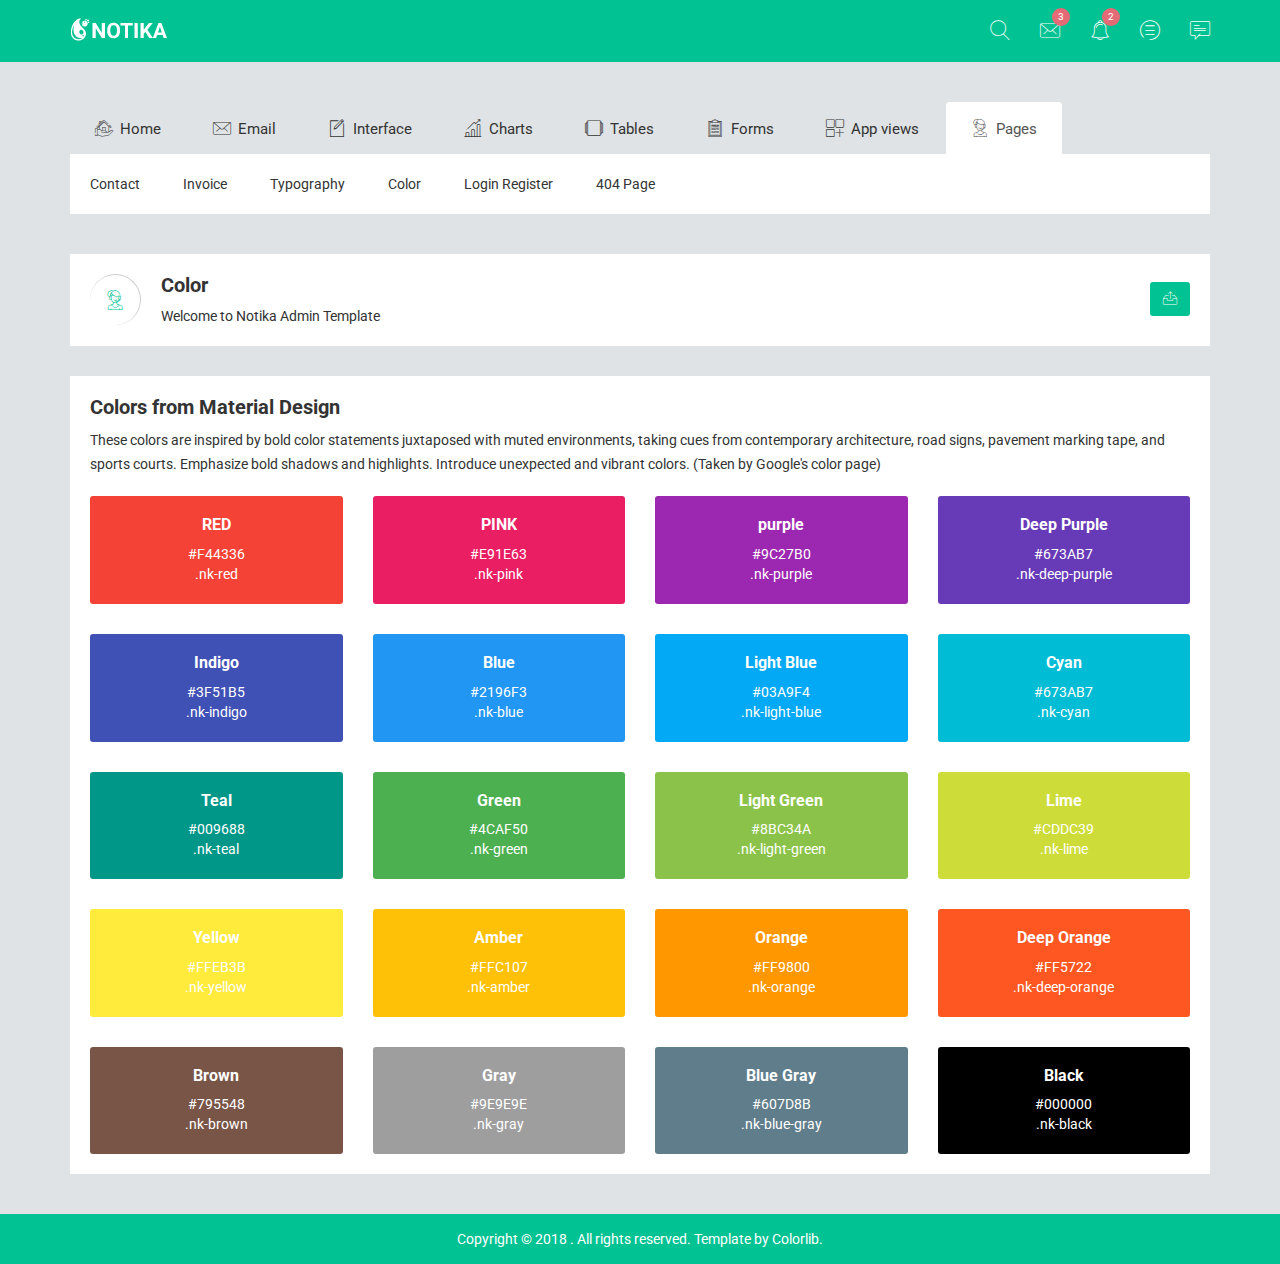
<file: site template/notika/green-horizotal/color.html>
<!doctype html>
<html class="no-js" lang="">

<head>
    <meta charset="utf-8">
    <meta http-equiv="x-ua-compatible" content="ie=edge">
    <title>Colors | Notika - Notika Admin Template</title>
    <meta name="description" content="">
    <meta name="viewport" content="width=device-width, initial-scale=1">
    <!-- favicon
		============================================ -->
    <link rel="shortcut icon" type="image/x-icon" href="img/favicon.ico">
    <!-- Google Fonts
		============================================ -->
    <link href="https://fonts.googleapis.com/css?family=Roboto:100,300,400,700,900" rel="stylesheet">
    <!-- Bootstrap CSS
		============================================ -->
    <link rel="stylesheet" href="css/bootstrap.min.css">
    <!-- font awesome CSS
		============================================ -->
    <link rel="stylesheet" href="css/font-awesome.min.css">
    <!-- owl.carousel CSS
		============================================ -->
    <link rel="stylesheet" href="css/owl.carousel.css">
    <link rel="stylesheet" href="css/owl.theme.css">
    <link rel="stylesheet" href="css/owl.transitions.css">
    <!-- meanmenu CSS
		============================================ -->
    <link rel="stylesheet" href="css/meanmenu/meanmenu.min.css">
    <!-- animate CSS
		============================================ -->
    <link rel="stylesheet" href="css/animate.css">
    <!-- normalize CSS
		============================================ -->
    <link rel="stylesheet" href="css/normalize.css">
	<!-- wave CSS
		============================================ -->
    <link rel="stylesheet" href="css/wave/waves.min.css">
    <link rel="stylesheet" href="css/wave/button.css">
    <!-- mCustomScrollbar CSS
		============================================ -->
    <link rel="stylesheet" href="css/scrollbar/jquery.mCustomScrollbar.min.css">
    <!-- Notika icon CSS
		============================================ -->
    <link rel="stylesheet" href="css/notika-custom-icon.css">
    <!-- main CSS
		============================================ -->
    <link rel="stylesheet" href="css/main.css">
    <!-- style CSS
		============================================ -->
    <link rel="stylesheet" href="style.css">
    <!-- responsive CSS
		============================================ -->
    <link rel="stylesheet" href="css/responsive.css">
    <!-- modernizr JS
		============================================ -->
    <script src="js/vendor/modernizr-2.8.3.min.js"></script>
</head>

<body>
    <!--[if lt IE 8]>
            <p class="browserupgrade">You are using an <strong>outdated</strong> browser. Please <a href="http://browsehappy.com/">upgrade your browser</a> to improve your experience.</p>
        <![endif]-->
    <!-- Start Header Top Area -->
    <div class="header-top-area">
        <div class="container">
            <div class="row">
                <div class="col-lg-4 col-md-4 col-sm-12 col-xs-12">
                    <div class="logo-area">
                        <a href="#"><img src="img/logo/logo.png" alt="" /></a>
                    </div>
                </div>
                <div class="col-lg-8 col-md-8 col-sm-12 col-xs-12">
                    <div class="header-top-menu">
                        <ul class="nav navbar-nav notika-top-nav">
                            <li class="nav-item dropdown">
                                <a href="#" data-toggle="dropdown" role="button" aria-expanded="false" class="nav-link dropdown-toggle"><span><i class="notika-icon notika-search"></i></span></a>
                                <div role="menu" class="dropdown-menu search-dd animated flipInX">
                                    <div class="search-input">
                                        <i class="notika-icon notika-left-arrow"></i>
                                        <input type="text" />
                                    </div>
                                </div>
                            </li>
                            <li class="nav-item dropdown">
                                <a href="#" data-toggle="dropdown" role="button" aria-expanded="false" class="nav-link dropdown-toggle"><span><i class="notika-icon notika-mail"></i></span></a>
                                <div role="menu" class="dropdown-menu message-dd animated zoomIn">
                                    <div class="hd-mg-tt">
                                        <h2>Messages</h2>
                                    </div>
                                    <div class="hd-message-info">
                                        <a href="#">
                                            <div class="hd-message-sn">
                                                <div class="hd-message-img">
                                                    <img src="img/post/1.jpg" alt="" />
                                                </div>
                                                <div class="hd-mg-ctn">
                                                    <h3>David Belle</h3>
                                                    <p>Cum sociis natoque penatibus et magnis dis parturient montes</p>
                                                </div>
                                            </div>
                                        </a>
                                        <a href="#">
                                            <div class="hd-message-sn">
                                                <div class="hd-message-img">
                                                    <img src="img/post/2.jpg" alt="" />
                                                </div>
                                                <div class="hd-mg-ctn">
                                                    <h3>Jonathan Morris</h3>
                                                    <p>Cum sociis natoque penatibus et magnis dis parturient montes</p>
                                                </div>
                                            </div>
                                        </a>
                                        <a href="#">
                                            <div class="hd-message-sn">
                                                <div class="hd-message-img">
                                                    <img src="img/post/4.jpg" alt="" />
                                                </div>
                                                <div class="hd-mg-ctn">
                                                    <h3>Fredric Mitchell</h3>
                                                    <p>Cum sociis natoque penatibus et magnis dis parturient montes</p>
                                                </div>
                                            </div>
                                        </a>
                                        <a href="#">
                                            <div class="hd-message-sn">
                                                <div class="hd-message-img">
                                                    <img src="img/post/1.jpg" alt="" />
                                                </div>
                                                <div class="hd-mg-ctn">
                                                    <h3>David Belle</h3>
                                                    <p>Cum sociis natoque penatibus et magnis dis parturient montes</p>
                                                </div>
                                            </div>
                                        </a>
                                        <a href="#">
                                            <div class="hd-message-sn">
                                                <div class="hd-message-img">
                                                    <img src="img/post/2.jpg" alt="" />
                                                </div>
                                                <div class="hd-mg-ctn">
                                                    <h3>Glenn Jecobs</h3>
                                                    <p>Cum sociis natoque penatibus et magnis dis parturient montes</p>
                                                </div>
                                            </div>
                                        </a>
                                    </div>
                                    <div class="hd-mg-va">
                                        <a href="#">View All</a>
                                    </div>
                                </div>
                            </li>
                            <li class="nav-item nc-al"><a href="#" data-toggle="dropdown" role="button" aria-expanded="false" class="nav-link dropdown-toggle"><span><i class="notika-icon notika-alarm"></i></span><div class="spinner4 spinner-4"></div><div class="ntd-ctn"><span>3</span></div></a>
                                <div role="menu" class="dropdown-menu message-dd notification-dd animated zoomIn">
                                    <div class="hd-mg-tt">
                                        <h2>Notification</h2>
                                    </div>
                                    <div class="hd-message-info">
                                        <a href="#">
                                            <div class="hd-message-sn">
                                                <div class="hd-message-img">
                                                    <img src="img/post/1.jpg" alt="" />
                                                </div>
                                                <div class="hd-mg-ctn">
                                                    <h3>David Belle</h3>
                                                    <p>Cum sociis natoque penatibus et magnis dis parturient montes</p>
                                                </div>
                                            </div>
                                        </a>
                                        <a href="#">
                                            <div class="hd-message-sn">
                                                <div class="hd-message-img">
                                                    <img src="img/post/2.jpg" alt="" />
                                                </div>
                                                <div class="hd-mg-ctn">
                                                    <h3>Jonathan Morris</h3>
                                                    <p>Cum sociis natoque penatibus et magnis dis parturient montes</p>
                                                </div>
                                            </div>
                                        </a>
                                        <a href="#">
                                            <div class="hd-message-sn">
                                                <div class="hd-message-img">
                                                    <img src="img/post/4.jpg" alt="" />
                                                </div>
                                                <div class="hd-mg-ctn">
                                                    <h3>Fredric Mitchell</h3>
                                                    <p>Cum sociis natoque penatibus et magnis dis parturient montes</p>
                                                </div>
                                            </div>
                                        </a>
                                        <a href="#">
                                            <div class="hd-message-sn">
                                                <div class="hd-message-img">
                                                    <img src="img/post/1.jpg" alt="" />
                                                </div>
                                                <div class="hd-mg-ctn">
                                                    <h3>David Belle</h3>
                                                    <p>Cum sociis natoque penatibus et magnis dis parturient montes</p>
                                                </div>
                                            </div>
                                        </a>
                                        <a href="#">
                                            <div class="hd-message-sn">
                                                <div class="hd-message-img">
                                                    <img src="img/post/2.jpg" alt="" />
                                                </div>
                                                <div class="hd-mg-ctn">
                                                    <h3>Glenn Jecobs</h3>
                                                    <p>Cum sociis natoque penatibus et magnis dis parturient montes</p>
                                                </div>
                                            </div>
                                        </a>
                                    </div>
                                    <div class="hd-mg-va">
                                        <a href="#">View All</a>
                                    </div>
                                </div>
                            </li>
                            <li class="nav-item"><a href="#" data-toggle="dropdown" role="button" aria-expanded="false" class="nav-link dropdown-toggle"><span><i class="notika-icon notika-menus"></i></span><div class="spinner4 spinner-4"></div><div class="ntd-ctn"><span>2</span></div></a>
                                <div role="menu" class="dropdown-menu message-dd task-dd animated zoomIn">
                                    <div class="hd-mg-tt">
                                        <h2>Tasks</h2>
                                    </div>
                                    <div class="hd-message-info hd-task-info">
                                        <div class="skill">
                                            <div class="progress">
                                                <div class="lead-content">
                                                    <p>HTML5 Validation Report</p>
                                                </div>
                                                <div class="progress-bar wow fadeInLeft" data-progress="95%" style="width: 95%;" data-wow-duration="1.5s" data-wow-delay="1.2s"> <span>95%</span>
                                                </div>
                                            </div>
                                            <div class="progress">
                                                <div class="lead-content">
                                                    <p>Google Chrome Extension</p>
                                                </div>
                                                <div class="progress-bar wow fadeInLeft" data-progress="85%" style="width: 85%;" data-wow-duration="1.5s" data-wow-delay="1.2s"><span>85%</span> </div>
                                            </div>
                                            <div class="progress">
                                                <div class="lead-content">
                                                    <p>Social Internet Projects</p>
                                                </div>
                                                <div class="progress-bar wow fadeInLeft" data-progress="93%" style="width: 93%;" data-wow-duration="1.5s" data-wow-delay="1.2s"><span>93%</span> </div>
                                            </div>
                                            <div class="progress">
                                                <div class="lead-content">
                                                    <p>Bootstrap Admin Template</p>
                                                </div>
                                                <div class="progress-bar wow fadeInLeft" data-progress="93%" style="width: 93%;" data-wow-duration="1.5s" data-wow-delay="1.2s"><span>93%</span> </div>
                                            </div>
                                            <div class="progress progress-bt">
                                                <div class="lead-content">
                                                    <p>Youtube Client App</p>
                                                </div>
                                                <div class="progress-bar wow fadeInLeft" data-progress="93%" style="width: 93%;" data-wow-duration="1.5s" data-wow-delay="1.2s"><span>93%</span> </div>
                                            </div>
                                        </div>
                                    </div>
                                    <div class="hd-mg-va">
                                        <a href="#">View All</a>
                                    </div>
                                </div>
                            </li>
                            <li class="nav-item"><a href="#" data-toggle="dropdown" role="button" aria-expanded="false" class="nav-link dropdown-toggle"><span><i class="notika-icon notika-chat"></i></span></a>
                                <div role="menu" class="dropdown-menu message-dd chat-dd animated zoomIn">
                                    <div class="hd-mg-tt">
                                        <h2>Chat</h2>
                                    </div>
                                    <div class="search-people">
                                        <i class="notika-icon notika-left-arrow"></i>
                                        <input type="text" placeholder="Search People" />
                                    </div>
                                    <div class="hd-message-info">
                                        <a href="#">
                                            <div class="hd-message-sn">
                                                <div class="hd-message-img chat-img">
                                                    <img src="img/post/1.jpg" alt="" />
                                                    <div class="chat-avaible"><i class="notika-icon notika-dot"></i></div>
                                                </div>
                                                <div class="hd-mg-ctn">
                                                    <h3>David Belle</h3>
                                                    <p>Available</p>
                                                </div>
                                            </div>
                                        </a>
                                        <a href="#">
                                            <div class="hd-message-sn">
                                                <div class="hd-message-img chat-img">
                                                    <img src="img/post/2.jpg" alt="" />
                                                </div>
                                                <div class="hd-mg-ctn">
                                                    <h3>Jonathan Morris</h3>
                                                    <p>Last seen 3 hours ago</p>
                                                </div>
                                            </div>
                                        </a>
                                        <a href="#">
                                            <div class="hd-message-sn">
                                                <div class="hd-message-img chat-img">
                                                    <img src="img/post/4.jpg" alt="" />
                                                </div>
                                                <div class="hd-mg-ctn">
                                                    <h3>Fredric Mitchell</h3>
                                                    <p>Last seen 2 minutes ago</p>
                                                </div>
                                            </div>
                                        </a>
                                        <a href="#">
                                            <div class="hd-message-sn">
                                                <div class="hd-message-img chat-img">
                                                    <img src="img/post/1.jpg" alt="" />
                                                    <div class="chat-avaible"><i class="notika-icon notika-dot"></i></div>
                                                </div>
                                                <div class="hd-mg-ctn">
                                                    <h3>David Belle</h3>
                                                    <p>Available</p>
                                                </div>
                                            </div>
                                        </a>
                                        <a href="#">
                                            <div class="hd-message-sn">
                                                <div class="hd-message-img chat-img">
                                                    <img src="img/post/2.jpg" alt="" />
                                                    <div class="chat-avaible"><i class="notika-icon notika-dot"></i></div>
                                                </div>
                                                <div class="hd-mg-ctn">
                                                    <h3>Glenn Jecobs</h3>
                                                    <p>Available</p>
                                                </div>
                                            </div>
                                        </a>
                                    </div>
                                    <div class="hd-mg-va">
                                        <a href="#">View All</a>
                                    </div>
                                </div>
                            </li>
                        </ul>
                    </div>
                </div>
            </div>
        </div>
    </div>
    <!-- End Header Top Area -->
    <!-- Mobile Menu start -->
    <div class="mobile-menu-area">
        <div class="container">
            <div class="row">
                <div class="col-lg-12 col-md-12 col-sm-12 col-xs-12">
                    <div class="mobile-menu">
                        <nav id="dropdown">
                            <ul class="mobile-menu-nav">
                                <li><a data-toggle="collapse" data-target="#Charts" href="#">Home</a>
                                    <ul class="collapse dropdown-header-top">
                                        <li><a href="index.html">Dashboard One</a></li>
                                        <li><a href="index-2.html">Dashboard Two</a></li>
                                        <li><a href="index-3.html">Dashboard Three</a></li>
                                        <li><a href="index-4.html">Dashboard Four</a></li>
                                        <li><a href="analytics.html">Analytics</a></li>
                                        <li><a href="widgets.html">Widgets</a></li>
                                    </ul>
                                </li>
                                <li><a data-toggle="collapse" data-target="#demoevent" href="#">Email</a>
                                    <ul id="demoevent" class="collapse dropdown-header-top">
                                        <li><a href="inbox.html">Inbox</a></li>
                                        <li><a href="view-email.html">View Email</a></li>
                                        <li><a href="compose-email.html">Compose Email</a></li>
                                    </ul>
                                </li>
                                <li><a data-toggle="collapse" data-target="#democrou" href="#">Interface</a>
                                    <ul id="democrou" class="collapse dropdown-header-top">
                                        <li><a href="animations.html">Animations</a></li>
                                        <li><a href="google-map.html">Google Map</a></li>
                                        <li><a href="data-map.html">Data Maps</a></li>
                                        <li><a href="code-editor.html">Code Editor</a></li>
                                        <li><a href="image-cropper.html">Images Cropper</a></li>
                                        <li><a href="wizard.html">Wizard</a></li>
                                    </ul>
                                </li>
                                <li><a data-toggle="collapse" data-target="#demolibra" href="#">Charts</a>
                                    <ul id="demolibra" class="collapse dropdown-header-top">
                                        <li><a href="flot-charts.html">Flot Charts</a></li>
                                        <li><a href="bar-charts.html">Bar Charts</a></li>
                                        <li><a href="line-charts.html">Line Charts</a></li>
                                        <li><a href="area-charts.html">Area Charts</a></li>
                                    </ul>
                                </li>
                                <li><a data-toggle="collapse" data-target="#demodepart" href="#">Tables</a>
                                    <ul id="demodepart" class="collapse dropdown-header-top">
                                        <li><a href="normal-table.html">Normal Table</a></li>
                                        <li><a href="data-table.html">Data Table</a></li>
                                    </ul>
                                </li>
                                <li><a data-toggle="collapse" data-target="#demo" href="#">Forms</a>
                                    <ul id="demo" class="collapse dropdown-header-top">
                                        <li><a href="form-elements.html">Form Elements</a></li>
                                        <li><a href="form-components.html">Form Components</a></li>
                                        <li><a href="form-examples.html">Form Examples</a></li>
                                    </ul>
                                </li>
                                <li><a data-toggle="collapse" data-target="#Miscellaneousmob" href="#">App views</a>
                                    <ul id="Miscellaneousmob" class="collapse dropdown-header-top">
                                        <li><a href="notification.html">Notifications</a>
                                        </li>
                                        <li><a href="alert.html">Alerts</a>
                                        </li>
                                        <li><a href="modals.html">Modals</a>
                                        </li>
                                        <li><a href="buttons.html">Buttons</a>
                                        </li>
                                        <li><a href="tabs.html">Tabs</a>
                                        </li>
                                        <li><a href="accordion.html">Accordion</a>
                                        </li>
                                        <li><a href="dialog.html">Dialogs</a>
                                        </li>
                                        <li><a href="popovers.html">Popovers</a>
                                        </li>
                                        <li><a href="tooltips.html">Tooltips</a>
                                        </li>
                                        <li><a href="dropdown.html">Dropdowns</a>
                                        </li>
                                    </ul>
                                </li>
                                <li><a data-toggle="collapse" data-target="#Pagemob" href="#">Pages</a>
                                    <ul id="Pagemob" class="collapse dropdown-header-top">
                                        <li><a href="contact.html">Contact</a>
                                        </li>
                                        <li><a href="invoice.html">Invoice</a>
                                        </li>
                                        <li><a href="typography.html">Typography</a>
                                        </li>
                                        <li><a href="color.html">Color</a>
                                        </li>
                                        <li><a href="login-register.html">Login Register</a>
                                        </li>
                                        <li><a href="404.html">404 Page</a>
                                        </li>
                                    </ul>
                                </li>
                            </ul>
                        </nav>
                    </div>
                </div>
            </div>
        </div>
    </div>
    <!-- Mobile Menu end -->
    <!-- Main Menu area start-->
    <div class="main-menu-area mg-tb-40">
        <div class="container">
            <div class="row">
                <div class="col-lg-12 col-md-12 col-sm-12 col-xs-12">
                    <ul class="nav nav-tabs notika-menu-wrap menu-it-icon-pro">
                        <li><a data-toggle="tab" href="#Home"><i class="notika-icon notika-house"></i> Home</a>
                        </li>
                        <li><a data-toggle="tab" href="#mailbox"><i class="notika-icon notika-mail"></i> Email</a>
                        </li>
                        <li><a data-toggle="tab" href="#Interface"><i class="notika-icon notika-edit"></i> Interface</a>
                        </li>
                        <li><a data-toggle="tab" href="#Charts"><i class="notika-icon notika-bar-chart"></i> Charts</a>
                        </li>
                        <li><a data-toggle="tab" href="#Tables"><i class="notika-icon notika-windows"></i> Tables</a>
                        </li>
                        <li><a data-toggle="tab" href="#Forms"><i class="notika-icon notika-form"></i> Forms</a>
                        </li>
                        <li><a data-toggle="tab" href="#Appviews"><i class="notika-icon notika-app"></i> App views</a>
                        </li>
                        <li class="active"><a data-toggle="tab" href="#Page"><i class="notika-icon notika-support"></i> Pages</a>
                        </li>
                    </ul>
                    <div class="tab-content custom-menu-content">
                        <div id="Home" class="tab-pane in notika-tab-menu-bg animated flipInX">
                            <ul class="notika-main-menu-dropdown">
                                <li><a href="index.html">Dashboard One</a>
                                </li>
                                <li><a href="index-2.html">Dashboard Two</a>
                                </li>
                                <li><a href="index-3.html">Dashboard Three</a>
                                </li>
                                <li><a href="index-4.html">Dashboard Four</a>
                                </li>
                                <li><a href="analytics.html">Analytics</a>
                                </li>
                                <li><a href="widgets.html">Widgets</a>
                                </li>
                            </ul>
                        </div>
                        <div id="mailbox" class="tab-pane notika-tab-menu-bg animated flipInX">
                            <ul class="notika-main-menu-dropdown">
                                <li><a href="inbox.html">Inbox</a>
                                </li>
                                <li><a href="view-email.html">View Email</a>
                                </li>
                                <li><a href="compose-email.html">Compose Email</a>
                                </li>
                            </ul>
                        </div>
                        <div id="Interface" class="tab-pane notika-tab-menu-bg animated flipInX">
                            <ul class="notika-main-menu-dropdown">
                                <li><a href="animations.html">Animations</a>
                                </li>
                                <li><a href="google-map.html">Google Map</a>
                                </li>
                                <li><a href="data-map.html">Data Maps</a>
                                </li>
                                <li><a href="code-editor.html">Code Editor</a>
                                </li>
                                <li><a href="image-cropper.html">Images Cropper</a>
                                </li>
                                <li><a href="wizard.html">Wizard</a>
                                </li>
                            </ul>
                        </div>
                        <div id="Charts" class="tab-pane notika-tab-menu-bg animated flipInX">
                            <ul class="notika-main-menu-dropdown">
                                <li><a href="flot-charts.html">Flot Charts</a>
                                </li>
                                <li><a href="bar-charts.html">Bar Charts</a>
                                </li>
                                <li><a href="line-charts.html">Line Charts</a>
                                </li>
                                <li><a href="area-charts.html">Area Charts</a>
                                </li>
                            </ul>
                        </div>
                        <div id="Tables" class="tab-pane notika-tab-menu-bg animated flipInX">
                            <ul class="notika-main-menu-dropdown">
                                <li><a href="normal-table.html">Normal Table</a>
                                </li>
                                <li><a href="data-table.html">Data Table</a>
                                </li>
                            </ul>
                        </div>
                        <div id="Forms" class="tab-pane notika-tab-menu-bg animated flipInX">
                            <ul class="notika-main-menu-dropdown">
                                <li><a href="form-elements.html">Form Elements</a>
                                </li>
                                <li><a href="form-components.html">Form Components</a>
                                </li>
                                <li><a href="form-examples.html">Form Examples</a>
                                </li>
                            </ul>
                        </div>
                        <div id="Appviews" class="tab-pane notika-tab-menu-bg animated flipInX">
                            <ul class="notika-main-menu-dropdown">
                                <li><a href="notification.html">Notifications</a>
                                </li>
                                <li><a href="alert.html">Alerts</a>
                                </li>
                                <li><a href="modals.html">Modals</a>
                                </li>
                                <li><a href="buttons.html">Buttons</a>
                                </li>
                                <li><a href="tabs.html">Tabs</a>
                                </li>
                                <li><a href="accordion.html">Accordion</a>
                                </li>
                                <li><a href="dialog.html">Dialogs</a>
                                </li>
                                <li><a href="popovers.html">Popovers</a>
                                </li>
                                <li><a href="tooltips.html">Tooltips</a>
                                </li>
                                <li><a href="dropdown.html">Dropdowns</a>
                                </li>
                            </ul>
                        </div>
                        <div id="Page" class="tab-pane active notika-tab-menu-bg animated flipInX">
                            <ul class="notika-main-menu-dropdown">
                                <li><a href="contact.html">Contact</a>
                                </li>
                                <li><a href="invoice.html">Invoice</a>
                                </li>
                                <li><a href="typography.html">Typography</a>
                                </li>
                                <li><a href="color.html">Color</a>
                                </li>
                                <li><a href="login-register.html">Login Register</a>
                                </li>
                                <li><a href="404.html">404 Page</a>
                                </li>
                            </ul>
                        </div>
                    </div>
                </div>
            </div>
        </div>
    </div>
    <!-- Main Menu area End-->
	<!-- Breadcomb area Start-->
	<div class="breadcomb-area">
		<div class="container">
			<div class="row">
				<div class="col-lg-12 col-md-12 col-sm-12 col-xs-12">
					<div class="breadcomb-list">
						<div class="row">
							<div class="col-lg-6 col-md-6 col-sm-6 col-xs-12">
								<div class="breadcomb-wp">
									<div class="breadcomb-icon">
										<i class="notika-icon notika-support"></i>
									</div>
									<div class="breadcomb-ctn">
										<h2>Color</h2>
										<p>Welcome to Notika <span class="bread-ntd">Admin Template</span></p>
									</div>
								</div>
							</div>
							<div class="col-lg-6 col-md-6 col-sm-6 col-xs-3">
								<div class="breadcomb-report">
									<button data-toggle="tooltip" data-placement="left" title="Download Report" class="btn"><i class="notika-icon notika-sent"></i></button>
								</div>
							</div>
						</div>
					</div>
				</div>
			</div>
		</div>
	</div>
	<!-- Breadcomb area End-->
    <!-- Color area Start-->
    <div class="colr-area">
        <div class="container">
            <div class="row">
                <div class="col-lg-12 col-md-12 col-sm-12 col-xs-12">
                    <div class="color-wrap">
                        <div class="color-hd">
                            <h2>Colors from Material Design</h2>
                            <p>These colors are inspired by bold color statements juxtaposed with muted environments, taking cues from contemporary architecture, road signs, pavement marking tape, and sports courts. Emphasize bold shadows and highlights.
                                Introduce unexpected and vibrant colors. (Taken by Google's color page)</p>
                        </div>
                        <div class="row">
                            <div class="col-lg-3 col-md-3 col-sm-3 col-xs-12">
                                <div class="color-single nk-red">
                                    <h2>RED</h2>
                                    <p>#F44336</p>
                                    <span>.nk-red</span>
                                </div>
                            </div>
                            <div class="col-lg-3 col-md-3 col-sm-3 col-xs-12">
                                <div class="color-single nk-pink sm-res-mg-t-30 tb-res-mg-t-30 tb-res-mg-t-0">
                                    <h2>PINK</h2>
                                    <p>#E91E63</p>
                                    <span>.nk-pink</span>
                                </div>
                            </div>
                            <div class="col-lg-3 col-md-3 col-sm-3 col-xs-12">
                                <div class="color-single nk-purple sm-res-mg-t-30 tb-res-mg-t-30 tb-res-mg-t-0">
                                    <h2>purple</h2>
                                    <p>#9C27B0</p>
                                    <span>.nk-purple</span>
                                </div>
                            </div>
                            <div class="col-lg-3 col-md-3 col-sm-3 col-xs-12">
                                <div class="color-single nk-deep-purple sm-res-mg-t-30 tb-res-mg-t-30 tb-res-mg-t-0">
                                    <h2>Deep Purple</h2>
                                    <p>#673AB7</p>
                                    <span>.nk-deep-purple</span>
                                </div>
                            </div>
                        </div>
                        <div class="row">
                            <div class="col-lg-3 col-md-3 col-sm-3 col-xs-12">
                                <div class="color-single nk-indigo mg-t-30">
                                    <h2>Indigo</h2>
                                    <p>#3F51B5</p>
                                    <span>.nk-indigo</span>
                                </div>
                            </div>
                            <div class="col-lg-3 col-md-3 col-sm-3 col-xs-12">
                                <div class="color-single nk-blue mg-t-30">
                                    <h2>Blue</h2>
                                    <p>#2196F3</p>
                                    <span>.nk-blue</span>
                                </div>
                            </div>
                            <div class="col-lg-3 col-md-3 col-sm-3 col-xs-12">
                                <div class="color-single nk-light-blue mg-t-30">
                                    <h2>Light Blue</h2>
                                    <p>#03A9F4</p>
                                    <span>.nk-light-blue</span>
                                </div>
                            </div>
                            <div class="col-lg-3 col-md-3 col-sm-3 col-xs-12">
                                <div class="color-single nk-cyan mg-t-30">
                                    <h2>Cyan</h2>
                                    <p>#673AB7</p>
                                    <span>.nk-cyan</span>
                                </div>
                            </div>
                        </div>
                        <div class="row">
                            <div class="col-lg-3 col-md-3 col-sm-3 col-xs-12">
                                <div class="color-single nk-teal mg-t-30">
                                    <h2>Teal</h2>
                                    <p>#009688</p>
                                    <span>.nk-teal</span>
                                </div>
                            </div>
                            <div class="col-lg-3 col-md-3 col-sm-3 col-xs-12">
                                <div class="color-single nk-green mg-t-30">
                                    <h2>Green</h2>
                                    <p>#4CAF50</p>
                                    <span>.nk-green</span>
                                </div>
                            </div>
                            <div class="col-lg-3 col-md-3 col-sm-3 col-xs-12">
                                <div class="color-single nk-light-green mg-t-30">
                                    <h2>Light Green</h2>
                                    <p>#8BC34A</p>
                                    <span>.nk-light-green</span>
                                </div>
                            </div>
                            <div class="col-lg-3 col-md-3 col-sm-3 col-xs-12">
                                <div class="color-single nk-lime mg-t-30">
                                    <h2>Lime</h2>
                                    <p>#CDDC39</p>
                                    <span>.nk-lime</span>
                                </div>
                            </div>
                        </div>
                        <div class="row">
                            <div class="col-lg-3 col-md-3 col-sm-3 col-xs-12">
                                <div class="color-single nk-yellow mg-t-30">
                                    <h2>Yellow</h2>
                                    <p>#FFEB3B</p>
                                    <span>.nk-yellow</span>
                                </div>
                            </div>
                            <div class="col-lg-3 col-md-3 col-sm-3 col-xs-12">
                                <div class="color-single nk-amber mg-t-30">
                                    <h2>Amber</h2>
                                    <p>#FFC107</p>
                                    <span>.nk-amber</span>
                                </div>
                            </div>
                            <div class="col-lg-3 col-md-3 col-sm-3 col-xs-12">
                                <div class="color-single nk-orange mg-t-30">
                                    <h2>Orange</h2>
                                    <p>#FF9800</p>
                                    <span>.nk-orange</span>
                                </div>
                            </div>
                            <div class="col-lg-3 col-md-3 col-sm-3 col-xs-12">
                                <div class="color-single nk-deep-orange mg-t-30">
                                    <h2>Deep Orange</h2>
                                    <p>#FF5722</p>
                                    <span>.nk-deep-orange</span>
                                </div>
                            </div>
                        </div>
                        <div class="row">
                            <div class="col-lg-3 col-md-3 col-sm-3 col-xs-12">
                                <div class="color-single nk-brown mg-t-30">
                                    <h2>Brown</h2>
                                    <p>#795548</p>
                                    <span>.nk-brown</span>
                                </div>
                            </div>
                            <div class="col-lg-3 col-md-3 col-sm-3 col-xs-12">
                                <div class="color-single nk-gray mg-t-30">
                                    <h2>Gray</h2>
                                    <p>#9E9E9E</p>
                                    <span>.nk-gray</span>
                                </div>
                            </div>
                            <div class="col-lg-3 col-md-3 col-sm-3 col-xs-12">
                                <div class="color-single nk-blue-gray mg-t-30">
                                    <h2>Blue Gray</h2>
                                    <p>#607D8B</p>
                                    <span>.nk-blue-gray</span>
                                </div>
                            </div>
                            <div class="col-lg-3 col-md-3 col-sm-3 col-xs-12">
                                <div class="color-single nk-black mg-t-30">
                                    <h2>Black</h2>
                                    <p>#000000</p>
                                    <span>.nk-black</span>
                                </div>
                            </div>
                        </div>
                    </div>
                </div>
            </div>
        </div>
    </div>
    <!-- Color area End-->
    <!-- Start Footer area-->
    <div class="footer-copyright-area">
        <div class="container">
            <div class="row">
                <div class="col-lg-12 col-md-12 col-sm-12 col-xs-12">
                    <div class="footer-copy-right">
                        <p>Copyright © 2018 
. All rights reserved. Template by <a href="https://colorlib.com">Colorlib</a>.</p>
                    </div>
                </div>
            </div>
        </div>
    </div>
    <!-- End Footer area-->
    <!-- jquery
		============================================ -->
    <script src="js/vendor/jquery-1.12.4.min.js"></script>
    <!-- bootstrap JS
		============================================ -->
    <script src="js/bootstrap.min.js"></script>
    <!-- wow JS
		============================================ -->
    <script src="js/wow.min.js"></script>
    <!-- price-slider JS
		============================================ -->
    <script src="js/jquery-price-slider.js"></script>
    <!-- owl.carousel JS
		============================================ -->
    <script src="js/owl.carousel.min.js"></script>
    <!-- scrollUp JS
		============================================ -->
    <script src="js/jquery.scrollUp.min.js"></script>
    <!-- meanmenu JS
		============================================ -->
    <script src="js/meanmenu/jquery.meanmenu.js"></script>
    <!-- counterup JS
		============================================ -->
    <script src="js/counterup/jquery.counterup.min.js"></script>
    <script src="js/counterup/waypoints.min.js"></script>
    <script src="js/counterup/counterup-active.js"></script>
    <!-- mCustomScrollbar JS
		============================================ -->
    <script src="js/scrollbar/jquery.mCustomScrollbar.concat.min.js"></script>
    <!-- sparkline JS
		============================================ -->
    <script src="js/sparkline/jquery.sparkline.min.js"></script>
    <script src="js/sparkline/sparkline-active.js"></script>
    <!-- flot JS
		============================================ -->
    <script src="js/flot/jquery.flot.js"></script>
    <script src="js/flot/jquery.flot.resize.js"></script>
    <script src="js/flot/flot-active.js"></script>
    <!-- knob JS
		============================================ -->
    <script src="js/knob/jquery.knob.js"></script>
    <script src="js/knob/jquery.appear.js"></script>
    <script src="js/knob/knob-active.js"></script>
    <!--  Chat JS
		============================================ -->
    <script src="js/chat/jquery.chat.js"></script>
    <!--  todo JS
		============================================ -->
    <script src="js/todo/jquery.todo.js"></script>
	<!--  wave JS
		============================================ -->
    <script src="js/wave/waves.min.js"></script>
    <script src="js/wave/wave-active.js"></script>
    <!-- plugins JS
		============================================ -->
    <script src="js/plugins.js"></script>
    <!-- main JS
		============================================ -->
    <script src="js/main.js"></script>
	<!-- tawk chat JS
		============================================ -->
    <script src="js/tawk-chat.js"></script>
</body>

</html>
</file>
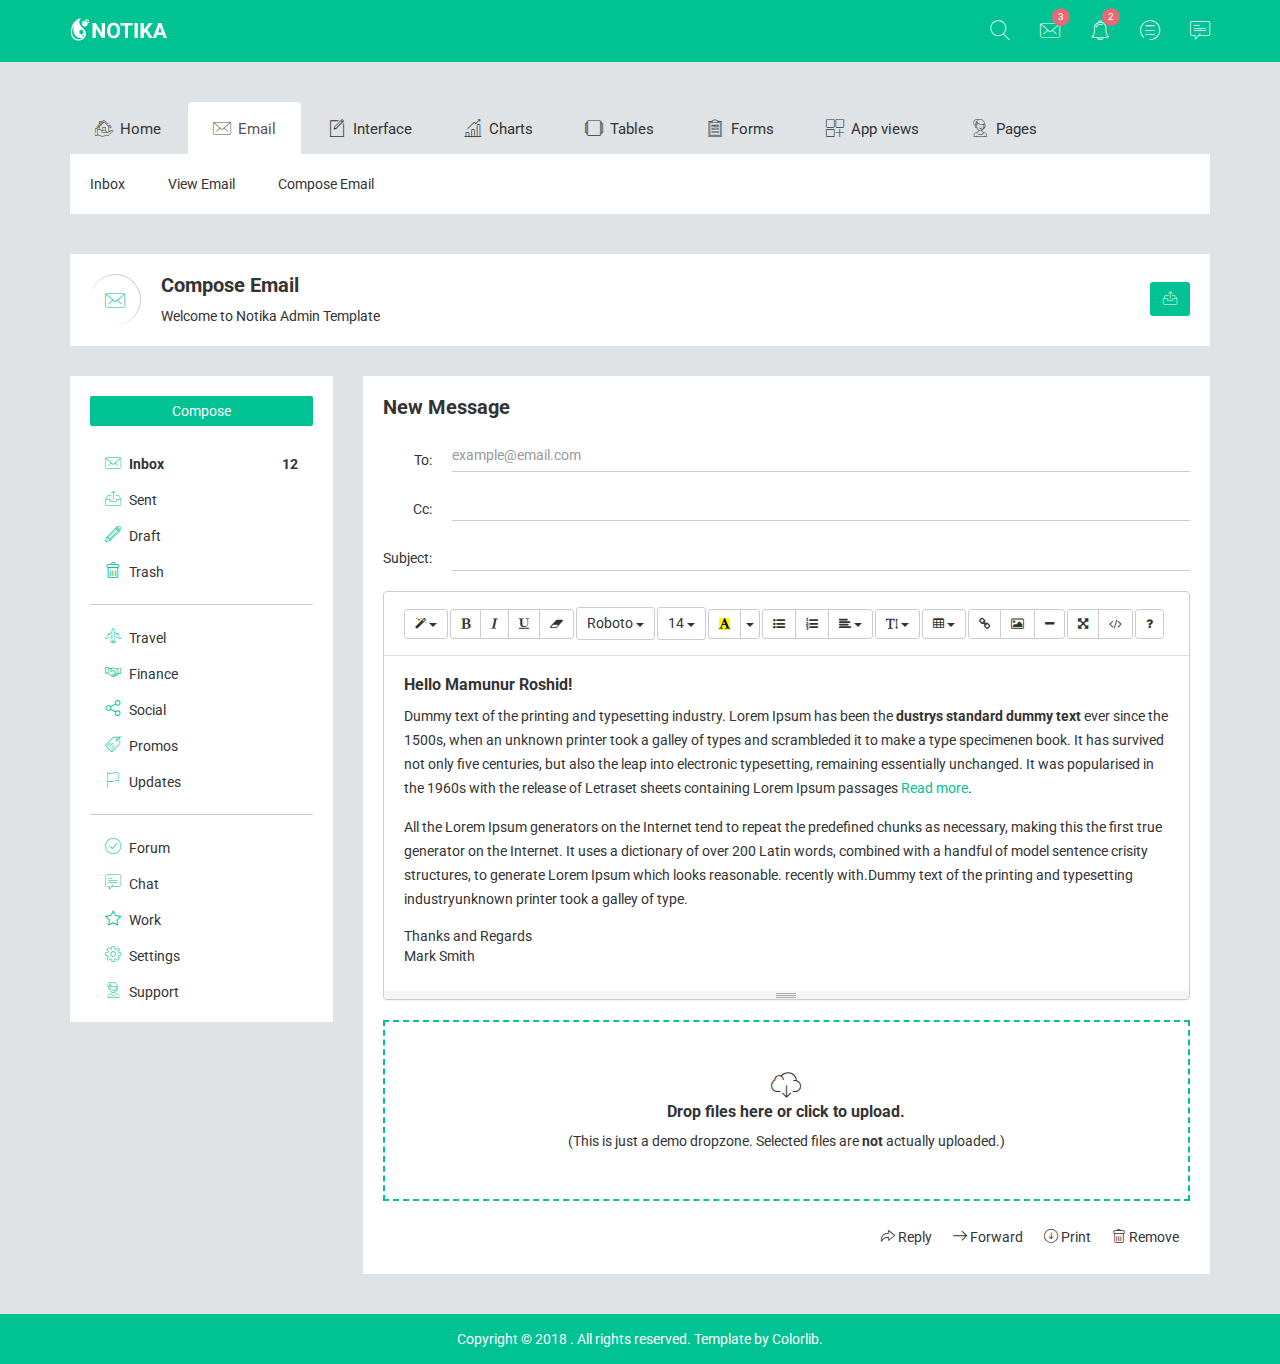
<file: site template/notika/green-horizotal/compose-email.html>
<!doctype html>
<html class="no-js" lang="">

<head>
    <meta charset="utf-8">
    <meta http-equiv="x-ua-compatible" content="ie=edge">
    <title>Compose Email | Notika - Notika Admin Template</title>
    <meta name="description" content="">
    <meta name="viewport" content="width=device-width, initial-scale=1">
    <!-- favicon
		============================================ -->
    <link rel="shortcut icon" type="image/x-icon" href="img/favicon.ico">
    <!-- Google Fonts
		============================================ -->
    <link href="https://fonts.googleapis.com/css?family=Roboto:100,300,400,700,900" rel="stylesheet">
    <!-- Bootstrap CSS
		============================================ -->
    <link rel="stylesheet" href="css/bootstrap.min.css">
    <!-- font awesome CSS
		============================================ -->
    <link rel="stylesheet" href="css/font-awesome.min.css">
    <!-- owl.carousel CSS
		============================================ -->
    <link rel="stylesheet" href="css/owl.carousel.css">
    <link rel="stylesheet" href="css/owl.theme.css">
    <link rel="stylesheet" href="css/owl.transitions.css">
    <!-- meanmenu CSS
		============================================ -->
    <link rel="stylesheet" href="css/meanmenu/meanmenu.min.css">
    <!-- animate CSS
		============================================ -->
    <link rel="stylesheet" href="css/animate.css">
    <!-- normalize CSS
		============================================ -->
    <link rel="stylesheet" href="css/normalize.css">
    <!-- mCustomScrollbar CSS
		============================================ -->
    <link rel="stylesheet" href="css/scrollbar/jquery.mCustomScrollbar.min.css">
    <!-- Notika icon CSS
		============================================ -->
    <link rel="stylesheet" href="css/notika-custom-icon.css">
    <!-- dropzone CSS
		============================================ -->
    <link rel="stylesheet" href="css/dropzone/dropzone.css">
    <!-- summernote CSS
		============================================ -->
    <link rel="stylesheet" href="css/summernote/summernote.css">
    <!-- wave CSS
		============================================ -->
    <link rel="stylesheet" href="css/wave/waves.min.css">
    <link rel="stylesheet" href="css/wave/button.css">
    <!-- main CSS
		============================================ -->
    <link rel="stylesheet" href="css/main.css">
    <!-- style CSS
		============================================ -->
    <link rel="stylesheet" href="style.css">
    <!-- responsive CSS
		============================================ -->
    <link rel="stylesheet" href="css/responsive.css">
    <!-- modernizr JS
		============================================ -->
    <script src="js/vendor/modernizr-2.8.3.min.js"></script>
</head>

<body>
    <!--[if lt IE 8]>
            <p class="browserupgrade">You are using an <strong>outdated</strong> browser. Please <a href="http://browsehappy.com/">upgrade your browser</a> to improve your experience.</p>
        <![endif]-->
    <!-- Start Header Top Area -->
    <div class="header-top-area">
        <div class="container">
            <div class="row">
                <div class="col-lg-4 col-md-4 col-sm-12 col-xs-12">
                    <div class="logo-area">
                        <a href="#"><img src="img/logo/logo.png" alt="" /></a>
                    </div>
                </div>
                <div class="col-lg-8 col-md-8 col-sm-12 col-xs-12">
                    <div class="header-top-menu">
                        <ul class="nav navbar-nav notika-top-nav">
                            <li class="nav-item dropdown">
                                <a href="#" data-toggle="dropdown" role="button" aria-expanded="false" class="nav-link dropdown-toggle"><span><i class="notika-icon notika-search"></i></span></a>
                                <div role="menu" class="dropdown-menu search-dd animated flipInX">
                                    <div class="search-input">
                                        <i class="notika-icon notika-left-arrow"></i>
                                        <input type="text" />
                                    </div>
                                </div>
                            </li>
                            <li class="nav-item dropdown">
                                <a href="#" data-toggle="dropdown" role="button" aria-expanded="false" class="nav-link dropdown-toggle"><span><i class="notika-icon notika-mail"></i></span></a>
                                <div role="menu" class="dropdown-menu message-dd animated zoomIn">
                                    <div class="hd-mg-tt">
                                        <h2>Messages</h2>
                                    </div>
                                    <div class="hd-message-info">
                                        <a href="#">
                                            <div class="hd-message-sn">
                                                <div class="hd-message-img">
                                                    <img src="img/post/1.jpg" alt="" />
                                                </div>
                                                <div class="hd-mg-ctn">
                                                    <h3>David Belle</h3>
                                                    <p>Cum sociis natoque penatibus et magnis dis parturient montes</p>
                                                </div>
                                            </div>
                                        </a>
                                        <a href="#">
                                            <div class="hd-message-sn">
                                                <div class="hd-message-img">
                                                    <img src="img/post/2.jpg" alt="" />
                                                </div>
                                                <div class="hd-mg-ctn">
                                                    <h3>Jonathan Morris</h3>
                                                    <p>Cum sociis natoque penatibus et magnis dis parturient montes</p>
                                                </div>
                                            </div>
                                        </a>
                                        <a href="#">
                                            <div class="hd-message-sn">
                                                <div class="hd-message-img">
                                                    <img src="img/post/4.jpg" alt="" />
                                                </div>
                                                <div class="hd-mg-ctn">
                                                    <h3>Fredric Mitchell</h3>
                                                    <p>Cum sociis natoque penatibus et magnis dis parturient montes</p>
                                                </div>
                                            </div>
                                        </a>
                                        <a href="#">
                                            <div class="hd-message-sn">
                                                <div class="hd-message-img">
                                                    <img src="img/post/1.jpg" alt="" />
                                                </div>
                                                <div class="hd-mg-ctn">
                                                    <h3>David Belle</h3>
                                                    <p>Cum sociis natoque penatibus et magnis dis parturient montes</p>
                                                </div>
                                            </div>
                                        </a>
                                        <a href="#">
                                            <div class="hd-message-sn">
                                                <div class="hd-message-img">
                                                    <img src="img/post/2.jpg" alt="" />
                                                </div>
                                                <div class="hd-mg-ctn">
                                                    <h3>Glenn Jecobs</h3>
                                                    <p>Cum sociis natoque penatibus et magnis dis parturient montes</p>
                                                </div>
                                            </div>
                                        </a>
                                    </div>
                                    <div class="hd-mg-va">
                                        <a href="#">View All</a>
                                    </div>
                                </div>
                            </li>
                            <li class="nav-item nc-al"><a href="#" data-toggle="dropdown" role="button" aria-expanded="false" class="nav-link dropdown-toggle"><span><i class="notika-icon notika-alarm"></i></span><div class="spinner4 spinner-4"></div><div class="ntd-ctn"><span>3</span></div></a>
                                <div role="menu" class="dropdown-menu message-dd notification-dd animated zoomIn">
                                    <div class="hd-mg-tt">
                                        <h2>Notification</h2>
                                    </div>
                                    <div class="hd-message-info">
                                        <a href="#">
                                            <div class="hd-message-sn">
                                                <div class="hd-message-img">
                                                    <img src="img/post/1.jpg" alt="" />
                                                </div>
                                                <div class="hd-mg-ctn">
                                                    <h3>David Belle</h3>
                                                    <p>Cum sociis natoque penatibus et magnis dis parturient montes</p>
                                                </div>
                                            </div>
                                        </a>
                                        <a href="#">
                                            <div class="hd-message-sn">
                                                <div class="hd-message-img">
                                                    <img src="img/post/2.jpg" alt="" />
                                                </div>
                                                <div class="hd-mg-ctn">
                                                    <h3>Jonathan Morris</h3>
                                                    <p>Cum sociis natoque penatibus et magnis dis parturient montes</p>
                                                </div>
                                            </div>
                                        </a>
                                        <a href="#">
                                            <div class="hd-message-sn">
                                                <div class="hd-message-img">
                                                    <img src="img/post/4.jpg" alt="" />
                                                </div>
                                                <div class="hd-mg-ctn">
                                                    <h3>Fredric Mitchell</h3>
                                                    <p>Cum sociis natoque penatibus et magnis dis parturient montes</p>
                                                </div>
                                            </div>
                                        </a>
                                        <a href="#">
                                            <div class="hd-message-sn">
                                                <div class="hd-message-img">
                                                    <img src="img/post/1.jpg" alt="" />
                                                </div>
                                                <div class="hd-mg-ctn">
                                                    <h3>David Belle</h3>
                                                    <p>Cum sociis natoque penatibus et magnis dis parturient montes</p>
                                                </div>
                                            </div>
                                        </a>
                                        <a href="#">
                                            <div class="hd-message-sn">
                                                <div class="hd-message-img">
                                                    <img src="img/post/2.jpg" alt="" />
                                                </div>
                                                <div class="hd-mg-ctn">
                                                    <h3>Glenn Jecobs</h3>
                                                    <p>Cum sociis natoque penatibus et magnis dis parturient montes</p>
                                                </div>
                                            </div>
                                        </a>
                                    </div>
                                    <div class="hd-mg-va">
                                        <a href="#">View All</a>
                                    </div>
                                </div>
                            </li>
                            <li class="nav-item"><a href="#" data-toggle="dropdown" role="button" aria-expanded="false" class="nav-link dropdown-toggle"><span><i class="notika-icon notika-menus"></i></span><div class="spinner4 spinner-4"></div><div class="ntd-ctn"><span>2</span></div></a>
                                <div role="menu" class="dropdown-menu message-dd task-dd animated zoomIn">
                                    <div class="hd-mg-tt">
                                        <h2>Tasks</h2>
                                    </div>
                                    <div class="hd-message-info hd-task-info">
                                        <div class="skill">
                                            <div class="progress">
                                                <div class="lead-content">
                                                    <p>HTML5 Validation Report</p>
                                                </div>
                                                <div class="progress-bar wow fadeInLeft" data-progress="95%" style="width: 95%;" data-wow-duration="1.5s" data-wow-delay="1.2s"> <span>95%</span>
                                                </div>
                                            </div>
                                            <div class="progress">
                                                <div class="lead-content">
                                                    <p>Google Chrome Extension</p>
                                                </div>
                                                <div class="progress-bar wow fadeInLeft" data-progress="85%" style="width: 85%;" data-wow-duration="1.5s" data-wow-delay="1.2s"><span>85%</span> </div>
                                            </div>
                                            <div class="progress">
                                                <div class="lead-content">
                                                    <p>Social Internet Projects</p>
                                                </div>
                                                <div class="progress-bar wow fadeInLeft" data-progress="75%" style="width: 75%;" data-wow-duration="1.5s" data-wow-delay="1.2s"><span>75%</span> </div>
                                            </div>
                                            <div class="progress">
                                                <div class="lead-content">
                                                    <p>Bootstrap Admin</p>
                                                </div>
                                                <div class="progress-bar wow fadeInLeft" data-progress="65%" style="width: 65%;" data-wow-duration="1.5s" data-wow-delay="1.2s"><span>65%</span> </div>
                                            </div>
                                            <div class="progress progress-bt">
                                                <div class="lead-content">
                                                    <p>Youtube App</p>
                                                </div>
                                                <div class="progress-bar wow fadeInLeft" data-progress="55%" style="width: 55%;" data-wow-duration="1.5s" data-wow-delay="1.2s"><span>55%</span> </div>
                                            </div>
                                        </div>
                                    </div>
                                    <div class="hd-mg-va">
                                        <a href="#">View All</a>
                                    </div>
                                </div>
                            </li>
                            <li class="nav-item"><a href="#" data-toggle="dropdown" role="button" aria-expanded="false" class="nav-link dropdown-toggle"><span><i class="notika-icon notika-chat"></i></span></a>
                                <div role="menu" class="dropdown-menu message-dd chat-dd animated zoomIn">
                                    <div class="hd-mg-tt">
                                        <h2>Chat</h2>
                                    </div>
                                    <div class="search-people">
                                        <i class="notika-icon notika-left-arrow"></i>
                                        <input type="text" placeholder="Search People" />
                                    </div>
                                    <div class="hd-message-info">
                                        <a href="#">
                                            <div class="hd-message-sn">
                                                <div class="hd-message-img chat-img">
                                                    <img src="img/post/1.jpg" alt="" />
                                                    <div class="chat-avaible"><i class="notika-icon notika-dot"></i></div>
                                                </div>
                                                <div class="hd-mg-ctn">
                                                    <h3>David Belle</h3>
                                                    <p>Available</p>
                                                </div>
                                            </div>
                                        </a>
                                        <a href="#">
                                            <div class="hd-message-sn">
                                                <div class="hd-message-img chat-img">
                                                    <img src="img/post/2.jpg" alt="" />
                                                </div>
                                                <div class="hd-mg-ctn">
                                                    <h3>Jonathan Morris</h3>
                                                    <p>Last seen 3 hours ago</p>
                                                </div>
                                            </div>
                                        </a>
                                        <a href="#">
                                            <div class="hd-message-sn">
                                                <div class="hd-message-img chat-img">
                                                    <img src="img/post/4.jpg" alt="" />
                                                </div>
                                                <div class="hd-mg-ctn">
                                                    <h3>Fredric Mitchell</h3>
                                                    <p>Last seen 2 minutes ago</p>
                                                </div>
                                            </div>
                                        </a>
                                        <a href="#">
                                            <div class="hd-message-sn">
                                                <div class="hd-message-img chat-img">
                                                    <img src="img/post/1.jpg" alt="" />
                                                    <div class="chat-avaible"><i class="notika-icon notika-dot"></i></div>
                                                </div>
                                                <div class="hd-mg-ctn">
                                                    <h3>David Belle</h3>
                                                    <p>Available</p>
                                                </div>
                                            </div>
                                        </a>
                                        <a href="#">
                                            <div class="hd-message-sn">
                                                <div class="hd-message-img chat-img">
                                                    <img src="img/post/2.jpg" alt="" />
                                                    <div class="chat-avaible"><i class="notika-icon notika-dot"></i></div>
                                                </div>
                                                <div class="hd-mg-ctn">
                                                    <h3>Glenn Jecobs</h3>
                                                    <p>Available</p>
                                                </div>
                                            </div>
                                        </a>
                                    </div>
                                    <div class="hd-mg-va">
                                        <a href="#">View All</a>
                                    </div>
                                </div>
                            </li>
                        </ul>
                    </div>
                </div>
            </div>
        </div>
    </div>
    <!-- End Header Top Area -->
    <!-- Mobile Menu start -->
    <div class="mobile-menu-area">
        <div class="container">
            <div class="row">
                <div class="col-lg-12 col-md-12 col-sm-12 col-xs-12">
                    <div class="mobile-menu">
                        <nav id="dropdown">
                            <ul class="mobile-menu-nav">
                                <li><a data-toggle="collapse" data-target="#Charts" href="#">Home</a>
                                    <ul class="collapse dropdown-header-top">
                                        <li><a href="index.html">Dashboard One</a></li>
                                        <li><a href="index-2.html">Dashboard Two</a></li>
                                        <li><a href="index-3.html">Dashboard Three</a></li>
                                        <li><a href="index-4.html">Dashboard Four</a></li>
                                        <li><a href="analytics.html">Analytics</a></li>
                                        <li><a href="widgets.html">Widgets</a></li>
                                    </ul>
                                </li>
                                <li><a data-toggle="collapse" data-target="#demoevent" href="#">Email</a>
                                    <ul id="demoevent" class="collapse dropdown-header-top">
                                        <li><a href="inbox.html">Inbox</a></li>
                                        <li><a href="view-email.html">View Email</a></li>
                                        <li><a href="compose-email.html">Compose Email</a></li>
                                    </ul>
                                </li>
                                <li><a data-toggle="collapse" data-target="#democrou" href="#">Interface</a>
                                    <ul id="democrou" class="collapse dropdown-header-top">
                                        <li><a href="animations.html">Animations</a></li>
                                        <li><a href="google-map.html">Google Map</a></li>
                                        <li><a href="data-map.html">Data Maps</a></li>
                                        <li><a href="code-editor.html">Code Editor</a></li>
                                        <li><a href="image-cropper.html">Images Cropper</a></li>
                                        <li><a href="wizard.html">Wizard</a></li>
                                    </ul>
                                </li>
                                <li><a data-toggle="collapse" data-target="#demolibra" href="#">Charts</a>
                                    <ul id="demolibra" class="collapse dropdown-header-top">
                                        <li><a href="flot-charts.html">Flot Charts</a></li>
                                        <li><a href="bar-charts.html">Bar Charts</a></li>
                                        <li><a href="line-charts.html">Line Charts</a></li>
                                        <li><a href="area-charts.html">Area Charts</a></li>
                                    </ul>
                                </li>
                                <li><a data-toggle="collapse" data-target="#demodepart" href="#">Tables</a>
                                    <ul id="demodepart" class="collapse dropdown-header-top">
                                        <li><a href="normal-table.html">Normal Table</a></li>
                                        <li><a href="data-table.html">Data Table</a></li>
                                    </ul>
                                </li>
                                <li><a data-toggle="collapse" data-target="#demo" href="#">Forms</a>
                                    <ul id="demo" class="collapse dropdown-header-top">
                                        <li><a href="form-elements.html">Form Elements</a></li>
                                        <li><a href="form-components.html">Form Components</a></li>
                                        <li><a href="form-examples.html">Form Examples</a></li>
                                    </ul>
                                </li>
                                <li><a data-toggle="collapse" data-target="#Miscellaneousmob" href="#">App views</a>
                                    <ul id="Miscellaneousmob" class="collapse dropdown-header-top">
                                        <li><a href="notification.html">Notifications</a>
                                        </li>
                                        <li><a href="alert.html">Alerts</a>
                                        </li>
                                        <li><a href="modals.html">Modals</a>
                                        </li>
                                        <li><a href="buttons.html">Buttons</a>
                                        </li>
                                        <li><a href="tabs.html">Tabs</a>
                                        </li>
                                        <li><a href="accordion.html">Accordion</a>
                                        </li>
                                        <li><a href="dialog.html">Dialogs</a>
                                        </li>
                                        <li><a href="popovers.html">Popovers</a>
                                        </li>
                                        <li><a href="tooltips.html">Tooltips</a>
                                        </li>
                                        <li><a href="dropdown.html">Dropdowns</a>
                                        </li>
                                    </ul>
                                </li>
                                <li><a data-toggle="collapse" data-target="#Pagemob" href="#">Pages</a>
                                    <ul id="Pagemob" class="collapse dropdown-header-top">
                                        <li><a href="contact.html">Contact</a>
                                        </li>
                                        <li><a href="invoice.html">Invoice</a>
                                        </li>
                                        <li><a href="typography.html">Typography</a>
                                        </li>
                                        <li><a href="color.html">Color</a>
                                        </li>
                                        <li><a href="login-register.html">Login Register</a>
                                        </li>
                                        <li><a href="404.html">404 Page</a>
                                        </li>
                                    </ul>
                                </li>
                            </ul>
                        </nav>
                    </div>
                </div>
            </div>
        </div>
    </div>
    <!-- Mobile Menu end -->
    <!-- Main Menu area start-->
    <div class="main-menu-area mg-tb-40">
        <div class="container">
            <div class="row">
                <div class="col-lg-12 col-md-12 col-sm-12 col-xs-12">
                    <ul class="nav nav-tabs notika-menu-wrap menu-it-icon-pro">
                        <li><a data-toggle="tab" href="#Home"><i class="notika-icon notika-house"></i> Home</a>
                        </li>
                        <li class="active"><a data-toggle="tab" href="#mailbox"><i class="notika-icon notika-mail"></i> Email</a>
                        </li>
                        <li><a data-toggle="tab" href="#Interface"><i class="notika-icon notika-edit"></i> Interface</a>
                        </li>
                        <li><a data-toggle="tab" href="#Charts"><i class="notika-icon notika-bar-chart"></i> Charts</a>
                        </li>
                        <li><a data-toggle="tab" href="#Tables"><i class="notika-icon notika-windows"></i> Tables</a>
                        </li>
                        <li><a data-toggle="tab" href="#Forms"><i class="notika-icon notika-form"></i> Forms</a>
                        </li>
                        <li><a data-toggle="tab" href="#Appviews"><i class="notika-icon notika-app"></i> App views</a>
                        </li>
                        <li><a data-toggle="tab" href="#Page"><i class="notika-icon notika-support"></i> Pages</a>
                        </li>
                    </ul>
                    <div class="tab-content custom-menu-content">
                        <div id="Home" class="tab-pane in notika-tab-menu-bg animated flipInX">
                            <ul class="notika-main-menu-dropdown">
                                <li><a href="index.html">Dashboard One</a>
                                </li>
                                <li><a href="index-2.html">Dashboard Two</a>
                                </li>
                                <li><a href="index-3.html">Dashboard Three</a>
                                </li>
                                <li><a href="index-4.html">Dashboard Four</a>
                                </li>
                                <li><a href="analytics.html">Analytics</a>
                                </li>
                                <li><a href="widgets.html">Widgets</a>
                                </li>
                            </ul>
                        </div>
                        <div id="mailbox" class="tab-pane active notika-tab-menu-bg animated flipInX">
                            <ul class="notika-main-menu-dropdown">
                                <li><a href="inbox.html">Inbox</a>
                                </li>
                                <li><a href="view-email.html">View Email</a>
                                </li>
                                <li><a href="compose-email.html">Compose Email</a>
                                </li>
                            </ul>
                        </div>
                        <div id="Interface" class="tab-pane notika-tab-menu-bg animated flipInX">
                            <ul class="notika-main-menu-dropdown">
                                <li><a href="animations.html">Animations</a>
                                </li>
                                <li><a href="google-map.html">Google Map</a>
                                </li>
                                <li><a href="data-map.html">Data Maps</a>
                                </li>
                                <li><a href="code-editor.html">Code Editor</a>
                                </li>
                                <li><a href="image-cropper.html">Images Cropper</a>
                                </li>
                                <li><a href="wizard.html">Wizard</a>
                                </li>
                            </ul>
                        </div>
                        <div id="Charts" class="tab-pane notika-tab-menu-bg animated flipInX">
                            <ul class="notika-main-menu-dropdown">
                                <li><a href="flot-charts.html">Flot Charts</a>
                                </li>
                                <li><a href="bar-charts.html">Bar Charts</a>
                                </li>
                                <li><a href="line-charts.html">Line Charts</a>
                                </li>
                                <li><a href="area-charts.html">Area Charts</a>
                                </li>
                            </ul>
                        </div>
                        <div id="Tables" class="tab-pane notika-tab-menu-bg animated flipInX">
                            <ul class="notika-main-menu-dropdown">
                                <li><a href="normal-table.html">Normal Table</a>
                                </li>
                                <li><a href="data-table.html">Data Table</a>
                                </li>
                            </ul>
                        </div>
                        <div id="Forms" class="tab-pane notika-tab-menu-bg animated flipInX">
                            <ul class="notika-main-menu-dropdown">
                                <li><a href="form-elements.html">Form Elements</a>
                                </li>
                                <li><a href="form-components.html">Form Components</a>
                                </li>
                                <li><a href="form-examples.html">Form Examples</a>
                                </li>
                            </ul>
                        </div>
                        <div id="Appviews" class="tab-pane notika-tab-menu-bg animated flipInX">
                            <ul class="notika-main-menu-dropdown">
                                <li><a href="notification.html">Notifications</a>
                                </li>
                                <li><a href="alert.html">Alerts</a>
                                </li>
                                <li><a href="modals.html">Modals</a>
                                </li>
                                <li><a href="buttons.html">Buttons</a>
                                </li>
                                <li><a href="tabs.html">Tabs</a>
                                </li>
                                <li><a href="accordion.html">Accordion</a>
                                </li>
                                <li><a href="dialog.html">Dialogs</a>
                                </li>
                                <li><a href="popovers.html">Popovers</a>
                                </li>
                                <li><a href="tooltips.html">Tooltips</a>
                                </li>
                                <li><a href="dropdown.html">Dropdowns</a>
                                </li>
                            </ul>
                        </div>
                        <div id="Page" class="tab-pane notika-tab-menu-bg animated flipInX">
                            <ul class="notika-main-menu-dropdown">
                                <li><a href="contact.html">Contact</a>
                                </li>
                                <li><a href="invoice.html">Invoice</a>
                                </li>
                                <li><a href="typography.html">Typography</a>
                                </li>
                                <li><a href="color.html">Color</a>
                                </li>
                                <li><a href="login-register.html">Login Register</a>
                                </li>
                                <li><a href="404.html">404 Page</a>
                                </li>
                            </ul>
                        </div>
                    </div>
                </div>
            </div>
        </div>
    </div>
    <!-- Main Menu area End-->
	<!-- Breadcomb area Start-->
	<div class="breadcomb-area">
		<div class="container">
			<div class="row">
				<div class="col-lg-12 col-md-12 col-sm-12 col-xs-12">
					<div class="breadcomb-list">
						<div class="row">
							<div class="col-lg-6 col-md-6 col-sm-6 col-xs-12">
								<div class="breadcomb-wp">
									<div class="breadcomb-icon">
										<i class="notika-icon notika-mail"></i>
									</div>
									<div class="breadcomb-ctn">
										<h2>Compose Email</h2>
										<p>Welcome to Notika <span class="bread-ntd">Admin Template</span></p>
									</div>
								</div>
							</div>
							<div class="col-lg-6 col-md-6 col-sm-6 col-xs-3">
								<div class="breadcomb-report">
									<button data-toggle="tooltip" data-placement="left" title="Download Report" class="btn"><i class="notika-icon notika-sent"></i></button>
								</div>
							</div>
						</div>
					</div>
				</div>
			</div>
		</div>
	</div>
	<!-- Breadcomb area End-->
    <!-- Compose email area Start-->
    <div class="inbox-area">
        <div class="container">
            <div class="row">
                <div class="col-lg-3 col-md-3 col-sm-4 col-xs-12">
                    <div class="inbox-left-sd">
                        <div class="compose-ml">
                            <a class="btn" href="#">Compose</a>
                        </div>
                        <div class="inbox-status">
                            <ul class="inbox-st-nav inbox-ft">
                                <li><a href="#"><i class="notika-icon notika-mail"></i> Inbox<span class="pull-right">12</span></a></li>
                                <li><a href="#"><i class="notika-icon notika-sent"></i> Sent</a></li>
                                <li><a href="#"><i class="notika-icon notika-draft"></i> Draft</a></li>
                                <li><a href="#"><i class="notika-icon notika-trash"></i> Trash</a></li>
                            </ul>
                        </div>
                        <hr>
                        <div class="inbox-status">
                            <ul class="inbox-st-nav">
                                <li><a href="#"><i class="notika-icon notika-travel"></i> Travel</a></li>
                                <li><a href="#"><i class="notika-icon notika-finance"></i> Finance</a></li>
                                <li><a href="#"><i class="notika-icon notika-social"></i> Social</a></li>
                                <li><a href="#"><i class="notika-icon notika-promos"></i> Promos</a></li>
                                <li><a href="#"><i class="notika-icon notika-flag"></i> Updates</a></li>
                            </ul>
                        </div>
                        <hr>
                        <div class="inbox-status">
                            <ul class="inbox-st-nav inbox-nav-mg">
                                <li><a href="#"><i class="notika-icon notika-success"></i> Forum</a></li>
                                <li><a href="#"><i class="notika-icon notika-chat"></i> Chat</a></li>
                                <li><a href="#"><i class="notika-icon notika-star"></i> Work</a></li>
                                <li><a href="#"><i class="notika-icon notika-settings"></i> Settings</a></li>
                                <li><a href="#"><i class="notika-icon notika-support"></i> Support</a></li>
                            </ul>
                        </div>
                    </div>
                </div>
                <div class="col-lg-9 col-md-9 col-sm-8 col-xs-12">
                    <div class="view-mail-list sm-res-mg-t-30">
                        <div class="view-mail-hd">
                            <div class="view-mail-hrd">
                                <h2>New Message</h2>
                            </div>
                        </div>
                        <div class="cmp-int mg-t-20">
                            <div class="row">
                                <div class="col-lg-1 col-md-2 col-sm-2 col-xs-12">
                                    <div class="cmp-int-lb cmp-int-lb1 text-right">
                                        <span>To: </span>
                                    </div>
                                </div>
                                <div class="col-lg-11 col-md-10 col-sm-10 col-xs-12">
                                    <div class="form-group">
                                        <div class="nk-int-st cmp-int-in cmp-email-over">
                                            <input type="email" class="form-control" placeholder="example@email.com" />
                                        </div>
                                    </div>
                                </div>
                            </div>
                            <div class="row">
                                <div class="col-lg-1 col-md-2 col-sm-2 col-xs-12">
                                    <div class="cmp-int-lb cmp-int-lb1 text-right">
                                        <span>Cc: </span>
                                    </div>
                                </div>
                                <div class="col-lg-11 col-md-10 col-sm-10 col-xs-12">
                                    <div class="form-group">
                                        <div class="nk-int-st cmp-int-in cmp-email-over">
                                            <input type="email" class="form-control" placeholder="" />
                                        </div>
                                    </div>
                                </div>
                            </div>
                            <div class="row">
                                <div class="col-lg-1 col-md-2 col-sm-2 col-xs-12">
                                    <div class="cmp-int-lb text-right">
                                        <span>Subject: </span>
                                    </div>
                                </div>
                                <div class="col-lg-11 col-md-10 col-sm-10 col-xs-12">
                                    <div class="form-group cmp-em-mg">
                                        <div class="nk-int-st cmp-int-in cmp-email-over">
                                            <input type="text" class="form-control" placeholder="" />
                                        </div>
                                    </div>
                                </div>
                            </div>
                        </div>
                        <div class="cmp-int-box mg-t-20">
                            <div class="html-editor-cm">
                                <h2>Hello Mamunur Roshid!</h2>
                                <p>Dummy text of the printing and typesetting industry. Lorem Ipsum has been the <b>dustrys standard dummy text</b> ever since the 1500s, when an unknown printer took a galley of types and scrambleded it to make a type specimenen book. It has survived not only five centuries, but also the leap into electronic typesetting, remaining essentially unchanged. It was popularised in the 1960s with the release of Letraset sheets containing Lorem Ipsum passages <a href="#">Read more</a>.</p>
                                <p>All the Lorem Ipsum generators on the Internet tend to repeat the predefined chunks as necessary, making this the first true generator on the Internet. It uses a dictionary of over 200 Latin words, combined with a handful of model sentence crisity structures, to generate Lorem Ipsum which looks reasonable. recently with.Dummy text of the printing and typesetting industryunknown printer took a galley of type.</p>
                                <span class="vw-tr">Thanks and Regards</span>
                                <span>Mark Smith</span>
                            </div>
                        </div>
                        <div class="multiupload-sys">
                            <div id="dropzone" class="dropmail">
                                <form action="/upload" class="dropzone dropzone-custom needsclick" id="demo-upload">
                                    <div class="dz-message needsclick download-custom">
                                        <i class="notika-icon notika-cloud" aria-hidden="true"></i>
                                        <h2>Drop files here or click to upload.</h2>
                                        <p><span class="note needsclick">(This is just a demo dropzone. Selected files are <strong>not</strong> actually uploaded.)</span>
                                        </p>
                                    </div>
                                </form>
                            </div>
                        </div>
                        <div class="vw-ml-action-ls text-right mg-t-20">
                            <div class="btn-group ib-btn-gp active-hook nk-email-inbox">
                                <button class="btn btn-default btn-sm waves-effect"><i class="notika-icon notika-next"></i> Reply</button>
                                <button class="btn btn-default btn-sm waves-effect"><i class="notika-icon notika-right-arrow"></i> Forward</button>
                                <button class="btn btn-default btn-sm waves-effect"><i class="notika-icon notika-down-arrow"></i> Print</button>
                                <button class="btn btn-default btn-sm waves-effect"><i class="notika-icon notika-trash"></i> Remove</button>
                            </div>
                        </div>
                    </div>
                </div>
            </div>
        </div>
    </div>
    <!-- Compose email area End-->
    <!-- Start Footer area-->
    <div class="footer-copyright-area">
        <div class="container">
            <div class="row">
                <div class="col-lg-12 col-md-12 col-sm-12 col-xs-12">
                    <div class="footer-copy-right">
                        <p>Copyright © 2018 
. All rights reserved. Template by <a href="https://colorlib.com">Colorlib</a>.</p>
                    </div>
                </div>
            </div>
        </div>
    </div>
    <!-- End Footer area-->
    <!-- jquery
		============================================ -->
    <script src="js/vendor/jquery-1.12.4.min.js"></script>
    <!-- bootstrap JS
		============================================ -->
    <script src="js/bootstrap.min.js"></script>
    <!-- wow JS
		============================================ -->
    <script src="js/wow.min.js"></script>
    <!-- price-slider JS
		============================================ -->
    <script src="js/jquery-price-slider.js"></script>
    <!-- owl.carousel JS
		============================================ -->
    <script src="js/owl.carousel.min.js"></script>
    <!-- scrollUp JS
		============================================ -->
    <script src="js/jquery.scrollUp.min.js"></script>
    <!-- meanmenu JS
		============================================ -->
    <script src="js/meanmenu/jquery.meanmenu.js"></script>
    <!-- counterup JS
		============================================ -->
    <script src="js/counterup/jquery.counterup.min.js"></script>
    <script src="js/counterup/waypoints.min.js"></script>
    <script src="js/counterup/counterup-active.js"></script>
    <!-- mCustomScrollbar JS
		============================================ -->
    <script src="js/scrollbar/jquery.mCustomScrollbar.concat.min.js"></script>
    <!-- sparkline JS
		============================================ -->
    <script src="js/sparkline/jquery.sparkline.min.js"></script>
    <script src="js/sparkline/sparkline-active.js"></script>
    <!-- flot JS
		============================================ -->
    <script src="js/flot/jquery.flot.js"></script>
    <script src="js/flot/jquery.flot.resize.js"></script>
    <script src="js/flot/flot-active.js"></script>
    <!-- knob JS
		============================================ -->
    <script src="js/knob/jquery.knob.js"></script>
    <script src="js/knob/jquery.appear.js"></script>
    <script src="js/knob/knob-active.js"></script>
    <!-- summernote JS
		============================================ -->
    <script src="js/summernote/summernote-updated.min.js"></script>
    <script src="js/summernote/summernote-active.js"></script>
    <!-- dropzone JS
		============================================ -->
    <script src="js/dropzone/dropzone.js"></script>
    <!--  wave JS
		============================================ -->
    <script src="js/wave/waves.min.js"></script>
    <script src="js/wave/wave-active.js"></script>
    <!-- icheck JS
		============================================ -->
    <script src="js/icheck/icheck.min.js"></script>
    <script src="js/icheck/icheck-active.js"></script>
    <!--  Chat JS
		============================================ -->
    <script src="js/chat/jquery.chat.js"></script>
    <!--  todo JS
		============================================ -->
    <script src="js/todo/jquery.todo.js"></script>
    <!-- plugins JS
		============================================ -->
    <script src="js/plugins.js"></script>
    <!-- main JS
		============================================ -->
    <script src="js/main.js"></script>
	<!-- tawk chat JS
		============================================ -->
    <script src="js/tawk-chat.js"></script>
</body>

</html>
</file>
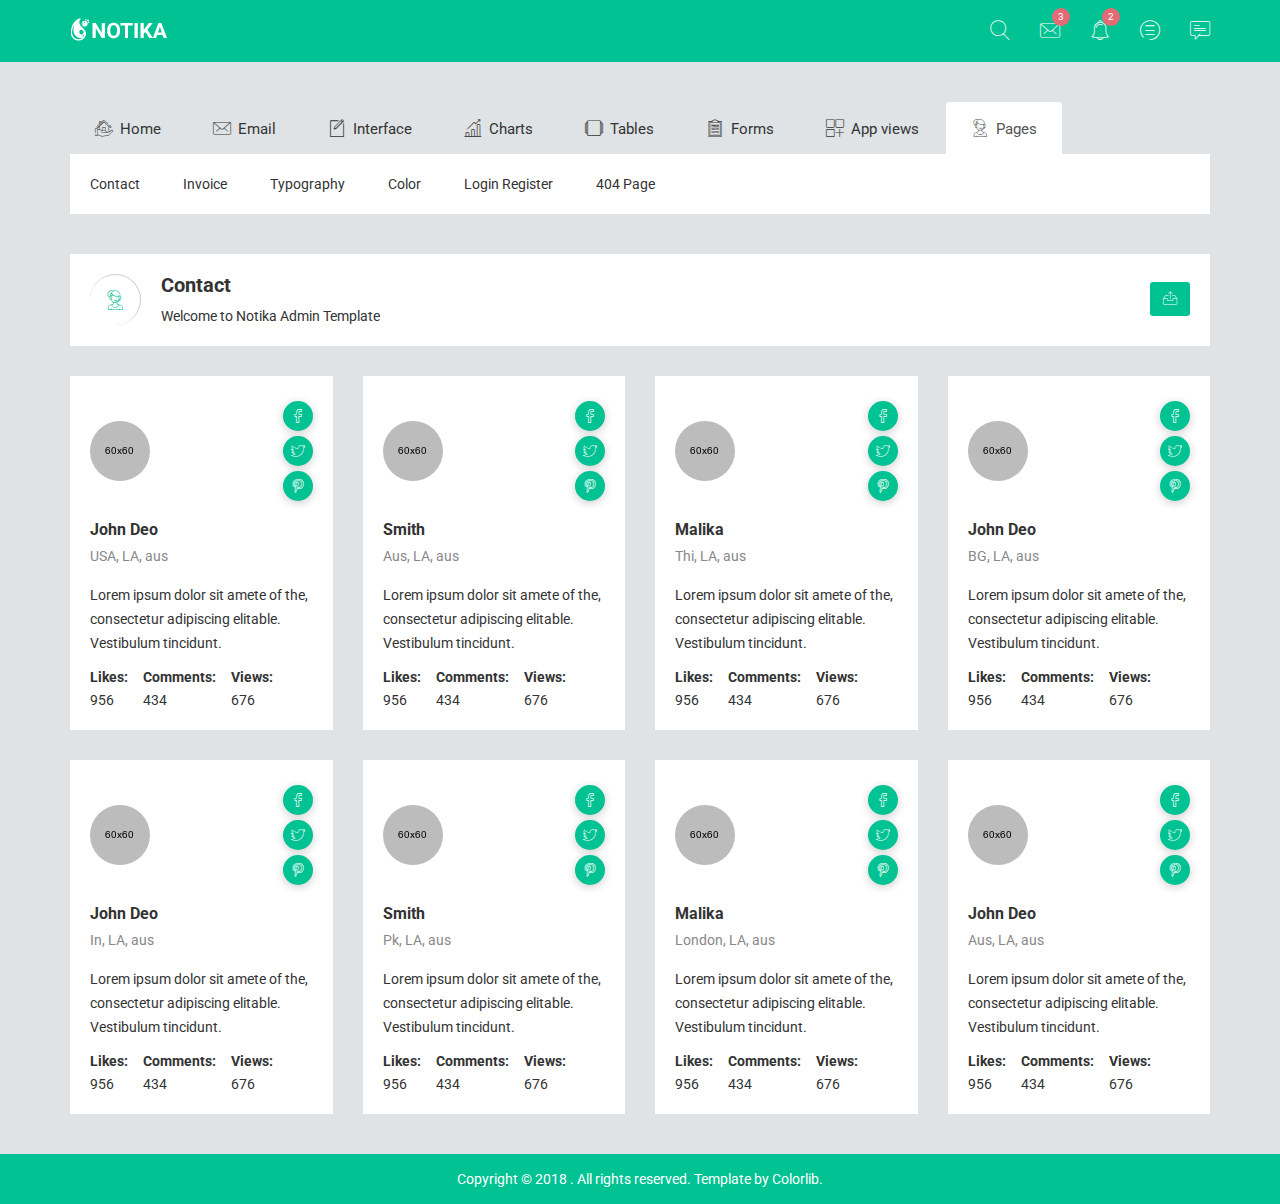
<file: site template/notika/green-horizotal/contact.html>
<!doctype html>
<html class="no-js" lang="">

<head>
    <meta charset="utf-8">
    <meta http-equiv="x-ua-compatible" content="ie=edge">
    <title>Contact | Notika - Notika Admin Template</title>
    <meta name="description" content="">
    <meta name="viewport" content="width=device-width, initial-scale=1">
    <!-- favicon
		============================================ -->
    <link rel="shortcut icon" type="image/x-icon" href="img/favicon.ico">
    <!-- Google Fonts
		============================================ -->
    <link href="https://fonts.googleapis.com/css?family=Roboto:100,300,400,700,900" rel="stylesheet">
    <!-- Bootstrap CSS
		============================================ -->
    <link rel="stylesheet" href="css/bootstrap.min.css">
    <!-- font awesome CSS
		============================================ -->
    <link rel="stylesheet" href="css/font-awesome.min.css">
    <!-- owl.carousel CSS
		============================================ -->
    <link rel="stylesheet" href="css/owl.carousel.css">
    <link rel="stylesheet" href="css/owl.theme.css">
    <link rel="stylesheet" href="css/owl.transitions.css">
    <!-- meanmenu CSS
		============================================ -->
    <link rel="stylesheet" href="css/meanmenu/meanmenu.min.css">
    <!-- animate CSS
		============================================ -->
    <link rel="stylesheet" href="css/animate.css">
    <!-- normalize CSS
		============================================ -->
    <link rel="stylesheet" href="css/normalize.css">
    <!-- mCustomScrollbar CSS
		============================================ -->
    <link rel="stylesheet" href="css/scrollbar/jquery.mCustomScrollbar.min.css">
    <!-- Notika icon CSS
		============================================ -->
    <link rel="stylesheet" href="css/notika-custom-icon.css">
    <!-- wave CSS
		============================================ -->
    <link rel="stylesheet" href="css/wave/waves.min.css">
    <!-- main CSS
		============================================ -->
    <link rel="stylesheet" href="css/main.css">
    <!-- style CSS
		============================================ -->
    <link rel="stylesheet" href="style.css">
    <!-- responsive CSS
		============================================ -->
    <link rel="stylesheet" href="css/responsive.css">
    <!-- modernizr JS
		============================================ -->
    <script src="js/vendor/modernizr-2.8.3.min.js"></script>
</head>

<body>
    <!--[if lt IE 8]>
            <p class="browserupgrade">You are using an <strong>outdated</strong> browser. Please <a href="http://browsehappy.com/">upgrade your browser</a> to improve your experience.</p>
        <![endif]-->
    <!-- Start Header Top Area -->
    <div class="header-top-area">
        <div class="container">
            <div class="row">
                <div class="col-lg-4 col-md-4 col-sm-12 col-xs-12">
                    <div class="logo-area">
                        <a href="#"><img src="img/logo/logo.png" alt="" /></a>
                    </div>
                </div>
                <div class="col-lg-8 col-md-8 col-sm-12 col-xs-12">
                    <div class="header-top-menu">
                        <ul class="nav navbar-nav notika-top-nav">
                            <li class="nav-item dropdown">
                                <a href="#" data-toggle="dropdown" role="button" aria-expanded="false" class="nav-link dropdown-toggle"><span><i class="notika-icon notika-search"></i></span></a>
                                <div role="menu" class="dropdown-menu search-dd animated flipInX">
                                    <div class="search-input">
                                        <i class="notika-icon notika-left-arrow"></i>
                                        <input type="text" />
                                    </div>
                                </div>
                            </li>
                            <li class="nav-item dropdown">
                                <a href="#" data-toggle="dropdown" role="button" aria-expanded="false" class="nav-link dropdown-toggle"><span><i class="notika-icon notika-mail"></i></span></a>
                                <div role="menu" class="dropdown-menu message-dd animated zoomIn">
                                    <div class="hd-mg-tt">
                                        <h2>Messages</h2>
                                    </div>
                                    <div class="hd-message-info">
                                        <a href="#">
                                            <div class="hd-message-sn">
                                                <div class="hd-message-img">
                                                    <img src="img/post/1.jpg" alt="" />
                                                </div>
                                                <div class="hd-mg-ctn">
                                                    <h3>David Belle</h3>
                                                    <p>Cum sociis natoque penatibus et magnis dis parturient montes</p>
                                                </div>
                                            </div>
                                        </a>
                                        <a href="#">
                                            <div class="hd-message-sn">
                                                <div class="hd-message-img">
                                                    <img src="img/post/2.jpg" alt="" />
                                                </div>
                                                <div class="hd-mg-ctn">
                                                    <h3>Jonathan Morris</h3>
                                                    <p>Cum sociis natoque penatibus et magnis dis parturient montes</p>
                                                </div>
                                            </div>
                                        </a>
                                        <a href="#">
                                            <div class="hd-message-sn">
                                                <div class="hd-message-img">
                                                    <img src="img/post/4.jpg" alt="" />
                                                </div>
                                                <div class="hd-mg-ctn">
                                                    <h3>Fredric Mitchell</h3>
                                                    <p>Cum sociis natoque penatibus et magnis dis parturient montes</p>
                                                </div>
                                            </div>
                                        </a>
                                        <a href="#">
                                            <div class="hd-message-sn">
                                                <div class="hd-message-img">
                                                    <img src="img/post/1.jpg" alt="" />
                                                </div>
                                                <div class="hd-mg-ctn">
                                                    <h3>David Belle</h3>
                                                    <p>Cum sociis natoque penatibus et magnis dis parturient montes</p>
                                                </div>
                                            </div>
                                        </a>
                                        <a href="#">
                                            <div class="hd-message-sn">
                                                <div class="hd-message-img">
                                                    <img src="img/post/2.jpg" alt="" />
                                                </div>
                                                <div class="hd-mg-ctn">
                                                    <h3>Glenn Jecobs</h3>
                                                    <p>Cum sociis natoque penatibus et magnis dis parturient montes</p>
                                                </div>
                                            </div>
                                        </a>
                                    </div>
                                    <div class="hd-mg-va">
                                        <a href="#">View All</a>
                                    </div>
                                </div>
                            </li>
                            <li class="nav-item nc-al"><a href="#" data-toggle="dropdown" role="button" aria-expanded="false" class="nav-link dropdown-toggle"><span><i class="notika-icon notika-alarm"></i></span><div class="spinner4 spinner-4"></div><div class="ntd-ctn"><span>3</span></div></a>
                                <div role="menu" class="dropdown-menu message-dd notification-dd animated zoomIn">
                                    <div class="hd-mg-tt">
                                        <h2>Notification</h2>
                                    </div>
                                    <div class="hd-message-info">
                                        <a href="#">
                                            <div class="hd-message-sn">
                                                <div class="hd-message-img">
                                                    <img src="img/post/1.jpg" alt="" />
                                                </div>
                                                <div class="hd-mg-ctn">
                                                    <h3>David Belle</h3>
                                                    <p>Cum sociis natoque penatibus et magnis dis parturient montes</p>
                                                </div>
                                            </div>
                                        </a>
                                        <a href="#">
                                            <div class="hd-message-sn">
                                                <div class="hd-message-img">
                                                    <img src="img/post/2.jpg" alt="" />
                                                </div>
                                                <div class="hd-mg-ctn">
                                                    <h3>Jonathan Morris</h3>
                                                    <p>Cum sociis natoque penatibus et magnis dis parturient montes</p>
                                                </div>
                                            </div>
                                        </a>
                                        <a href="#">
                                            <div class="hd-message-sn">
                                                <div class="hd-message-img">
                                                    <img src="img/post/4.jpg" alt="" />
                                                </div>
                                                <div class="hd-mg-ctn">
                                                    <h3>Fredric Mitchell</h3>
                                                    <p>Cum sociis natoque penatibus et magnis dis parturient montes</p>
                                                </div>
                                            </div>
                                        </a>
                                        <a href="#">
                                            <div class="hd-message-sn">
                                                <div class="hd-message-img">
                                                    <img src="img/post/1.jpg" alt="" />
                                                </div>
                                                <div class="hd-mg-ctn">
                                                    <h3>David Belle</h3>
                                                    <p>Cum sociis natoque penatibus et magnis dis parturient montes</p>
                                                </div>
                                            </div>
                                        </a>
                                        <a href="#">
                                            <div class="hd-message-sn">
                                                <div class="hd-message-img">
                                                    <img src="img/post/2.jpg" alt="" />
                                                </div>
                                                <div class="hd-mg-ctn">
                                                    <h3>Glenn Jecobs</h3>
                                                    <p>Cum sociis natoque penatibus et magnis dis parturient montes</p>
                                                </div>
                                            </div>
                                        </a>
                                    </div>
                                    <div class="hd-mg-va">
                                        <a href="#">View All</a>
                                    </div>
                                </div>
                            </li>
                            <li class="nav-item"><a href="#" data-toggle="dropdown" role="button" aria-expanded="false" class="nav-link dropdown-toggle"><span><i class="notika-icon notika-menus"></i></span><div class="spinner4 spinner-4"></div><div class="ntd-ctn"><span>2</span></div></a>
                                <div role="menu" class="dropdown-menu message-dd task-dd animated zoomIn">
                                    <div class="hd-mg-tt">
                                        <h2>Tasks</h2>
                                    </div>
                                    <div class="hd-message-info hd-task-info">
                                        <div class="skill">
                                            <div class="progress">
                                                <div class="lead-content">
                                                    <p>HTML5 Validation Report</p>
                                                </div>
                                                <div class="progress-bar wow fadeInLeft" data-progress="95%" style="width: 95%;" data-wow-duration="1.5s" data-wow-delay="1.2s"> <span>95%</span>
                                                </div>
                                            </div>
                                            <div class="progress">
                                                <div class="lead-content">
                                                    <p>Google Chrome Extension</p>
                                                </div>
                                                <div class="progress-bar wow fadeInLeft" data-progress="85%" style="width: 85%;" data-wow-duration="1.5s" data-wow-delay="1.2s"><span>85%</span> </div>
                                            </div>
                                            <div class="progress">
                                                <div class="lead-content">
                                                    <p>Social Internet Projects</p>
                                                </div>
                                                <div class="progress-bar wow fadeInLeft" data-progress="93%" style="width: 93%;" data-wow-duration="1.5s" data-wow-delay="1.2s"><span>93%</span> </div>
                                            </div>
                                            <div class="progress">
                                                <div class="lead-content">
                                                    <p>Bootstrap Admin Template</p>
                                                </div>
                                                <div class="progress-bar wow fadeInLeft" data-progress="93%" style="width: 93%;" data-wow-duration="1.5s" data-wow-delay="1.2s"><span>93%</span> </div>
                                            </div>
                                            <div class="progress progress-bt">
                                                <div class="lead-content">
                                                    <p>Youtube Client App</p>
                                                </div>
                                                <div class="progress-bar wow fadeInLeft" data-progress="93%" style="width: 93%;" data-wow-duration="1.5s" data-wow-delay="1.2s"><span>93%</span> </div>
                                            </div>
                                        </div>
                                    </div>
                                    <div class="hd-mg-va">
                                        <a href="#">View All</a>
                                    </div>
                                </div>
                            </li>
                            <li class="nav-item"><a href="#" data-toggle="dropdown" role="button" aria-expanded="false" class="nav-link dropdown-toggle"><span><i class="notika-icon notika-chat"></i></span></a>
                                <div role="menu" class="dropdown-menu message-dd chat-dd animated zoomIn">
                                    <div class="hd-mg-tt">
                                        <h2>Chat</h2>
                                    </div>
                                    <div class="search-people">
                                        <i class="notika-icon notika-left-arrow"></i>
                                        <input type="text" placeholder="Search People" />
                                    </div>
                                    <div class="hd-message-info">
                                        <a href="#">
                                            <div class="hd-message-sn">
                                                <div class="hd-message-img chat-img">
                                                    <img src="img/post/1.jpg" alt="" />
                                                    <div class="chat-avaible"><i class="notika-icon notika-dot"></i></div>
                                                </div>
                                                <div class="hd-mg-ctn">
                                                    <h3>David Belle</h3>
                                                    <p>Available</p>
                                                </div>
                                            </div>
                                        </a>
                                        <a href="#">
                                            <div class="hd-message-sn">
                                                <div class="hd-message-img chat-img">
                                                    <img src="img/post/2.jpg" alt="" />
                                                </div>
                                                <div class="hd-mg-ctn">
                                                    <h3>Jonathan Morris</h3>
                                                    <p>Last seen 3 hours ago</p>
                                                </div>
                                            </div>
                                        </a>
                                        <a href="#">
                                            <div class="hd-message-sn">
                                                <div class="hd-message-img chat-img">
                                                    <img src="img/post/4.jpg" alt="" />
                                                </div>
                                                <div class="hd-mg-ctn">
                                                    <h3>Fredric Mitchell</h3>
                                                    <p>Last seen 2 minutes ago</p>
                                                </div>
                                            </div>
                                        </a>
                                        <a href="#">
                                            <div class="hd-message-sn">
                                                <div class="hd-message-img chat-img">
                                                    <img src="img/post/1.jpg" alt="" />
                                                    <div class="chat-avaible"><i class="notika-icon notika-dot"></i></div>
                                                </div>
                                                <div class="hd-mg-ctn">
                                                    <h3>David Belle</h3>
                                                    <p>Available</p>
                                                </div>
                                            </div>
                                        </a>
                                        <a href="#">
                                            <div class="hd-message-sn">
                                                <div class="hd-message-img chat-img">
                                                    <img src="img/post/2.jpg" alt="" />
                                                    <div class="chat-avaible"><i class="notika-icon notika-dot"></i></div>
                                                </div>
                                                <div class="hd-mg-ctn">
                                                    <h3>Glenn Jecobs</h3>
                                                    <p>Available</p>
                                                </div>
                                            </div>
                                        </a>
                                    </div>
                                    <div class="hd-mg-va">
                                        <a href="#">View All</a>
                                    </div>
                                </div>
                            </li>
                        </ul>
                    </div>
                </div>
            </div>
        </div>
    </div>
    <!-- End Header Top Area -->
    <!-- Mobile Menu start -->
    <div class="mobile-menu-area">
        <div class="container">
            <div class="row">
                <div class="col-lg-12 col-md-12 col-sm-12 col-xs-12">
                    <div class="mobile-menu">
                        <nav id="dropdown">
                            <ul class="mobile-menu-nav">
                                <li><a data-toggle="collapse" data-target="#Charts" href="#">Home</a>
                                    <ul class="collapse dropdown-header-top">
                                        <li><a href="index.html">Dashboard One</a></li>
                                        <li><a href="index-2.html">Dashboard Two</a></li>
                                        <li><a href="index-3.html">Dashboard Three</a></li>
                                        <li><a href="index-4.html">Dashboard Four</a></li>
                                        <li><a href="analytics.html">Analytics</a></li>
                                        <li><a href="widgets.html">Widgets</a></li>
                                    </ul>
                                </li>
                                <li><a data-toggle="collapse" data-target="#demoevent" href="#">Email</a>
                                    <ul id="demoevent" class="collapse dropdown-header-top">
                                        <li><a href="inbox.html">Inbox</a></li>
                                        <li><a href="view-email.html">View Email</a></li>
                                        <li><a href="compose-email.html">Compose Email</a></li>
                                    </ul>
                                </li>
                                <li><a data-toggle="collapse" data-target="#democrou" href="#">Interface</a>
                                    <ul id="democrou" class="collapse dropdown-header-top">
                                        <li><a href="animations.html">Animations</a></li>
                                        <li><a href="google-map.html">Google Map</a></li>
                                        <li><a href="data-map.html">Data Maps</a></li>
                                        <li><a href="code-editor.html">Code Editor</a></li>
                                        <li><a href="image-cropper.html">Images Cropper</a></li>
                                        <li><a href="wizard.html">Wizard</a></li>
                                    </ul>
                                </li>
                                <li><a data-toggle="collapse" data-target="#demolibra" href="#">Charts</a>
                                    <ul id="demolibra" class="collapse dropdown-header-top">
                                        <li><a href="flot-charts.html">Flot Charts</a></li>
                                        <li><a href="bar-charts.html">Bar Charts</a></li>
                                        <li><a href="line-charts.html">Line Charts</a></li>
                                        <li><a href="area-charts.html">Area Charts</a></li>
                                    </ul>
                                </li>
                                <li><a data-toggle="collapse" data-target="#demodepart" href="#">Tables</a>
                                    <ul id="demodepart" class="collapse dropdown-header-top">
                                        <li><a href="normal-table.html">Normal Table</a></li>
                                        <li><a href="data-table.html">Data Table</a></li>
                                    </ul>
                                </li>
                                <li><a data-toggle="collapse" data-target="#demo" href="#">Forms</a>
                                    <ul id="demo" class="collapse dropdown-header-top">
                                        <li><a href="form-elements.html">Form Elements</a></li>
                                        <li><a href="form-components.html">Form Components</a></li>
                                        <li><a href="form-examples.html">Form Examples</a></li>
                                    </ul>
                                </li>
                                <li><a data-toggle="collapse" data-target="#Miscellaneousmob" href="#">App views</a>
                                    <ul id="Miscellaneousmob" class="collapse dropdown-header-top">
                                        <li><a href="notification.html">Notifications</a>
                                        </li>
                                        <li><a href="alert.html">Alerts</a>
                                        </li>
                                        <li><a href="modals.html">Modals</a>
                                        </li>
                                        <li><a href="buttons.html">Buttons</a>
                                        </li>
                                        <li><a href="tabs.html">Tabs</a>
                                        </li>
                                        <li><a href="accordion.html">Accordion</a>
                                        </li>
                                        <li><a href="dialog.html">Dialogs</a>
                                        </li>
                                        <li><a href="popovers.html">Popovers</a>
                                        </li>
                                        <li><a href="tooltips.html">Tooltips</a>
                                        </li>
                                        <li><a href="dropdown.html">Dropdowns</a>
                                        </li>
                                    </ul>
                                </li>
                                <li><a data-toggle="collapse" data-target="#Pagemob" href="#">Pages</a>
                                    <ul id="Pagemob" class="collapse dropdown-header-top">
                                        <li><a href="contact.html">Contact</a>
                                        </li>
                                        <li><a href="invoice.html">Invoice</a>
                                        </li>
                                        <li><a href="typography.html">Typography</a>
                                        </li>
                                        <li><a href="color.html">Color</a>
                                        </li>
                                        <li><a href="login-register.html">Login Register</a>
                                        </li>
                                        <li><a href="404.html">404 Page</a>
                                        </li>
                                    </ul>
                                </li>
                            </ul>
                        </nav>
                    </div>
                </div>
            </div>
        </div>
    </div>
    <!-- Mobile Menu end -->
    <!-- Main Menu area start-->
    <div class="main-menu-area mg-tb-40">
        <div class="container">
            <div class="row">
                <div class="col-lg-12 col-md-12 col-sm-12 col-xs-12">
                    <ul class="nav nav-tabs notika-menu-wrap menu-it-icon-pro">
                        <li><a data-toggle="tab" href="#Home"><i class="notika-icon notika-house"></i> Home</a>
                        </li>
                        <li><a data-toggle="tab" href="#mailbox"><i class="notika-icon notika-mail"></i> Email</a>
                        </li>
                        <li><a data-toggle="tab" href="#Interface"><i class="notika-icon notika-edit"></i> Interface</a>
                        </li>
                        <li><a data-toggle="tab" href="#Charts"><i class="notika-icon notika-bar-chart"></i> Charts</a>
                        </li>
                        <li><a data-toggle="tab" href="#Tables"><i class="notika-icon notika-windows"></i> Tables</a>
                        </li>
                        <li><a data-toggle="tab" href="#Forms"><i class="notika-icon notika-form"></i> Forms</a>
                        </li>
                        <li><a data-toggle="tab" href="#Appviews"><i class="notika-icon notika-app"></i> App views</a>
                        </li>
                        <li class="active"><a data-toggle="tab" href="#Page"><i class="notika-icon notika-support"></i> Pages</a>
                        </li>
                    </ul>
                    <div class="tab-content custom-menu-content">
                        <div id="Home" class="tab-pane in notika-tab-menu-bg animated flipInX">
                            <ul class="notika-main-menu-dropdown">
                                <li><a href="index.html">Dashboard One</a>
                                </li>
                                <li><a href="index-2.html">Dashboard Two</a>
                                </li>
                                <li><a href="index-3.html">Dashboard Three</a>
                                </li>
                                <li><a href="index-4.html">Dashboard Four</a>
                                </li>
                                <li><a href="analytics.html">Analytics</a>
                                </li>
                                <li><a href="widgets.html">Widgets</a>
                                </li>
                            </ul>
                        </div>
                        <div id="mailbox" class="tab-pane notika-tab-menu-bg animated flipInX">
                            <ul class="notika-main-menu-dropdown">
                                <li><a href="inbox.html">Inbox</a>
                                </li>
                                <li><a href="view-email.html">View Email</a>
                                </li>
                                <li><a href="compose-email.html">Compose Email</a>
                                </li>
                            </ul>
                        </div>
                        <div id="Interface" class="tab-pane notika-tab-menu-bg animated flipInX">
                            <ul class="notika-main-menu-dropdown">
                                <li><a href="animations.html">Animations</a>
                                </li>
                                <li><a href="google-map.html">Google Map</a>
                                </li>
                                <li><a href="data-map.html">Data Maps</a>
                                </li>
                                <li><a href="code-editor.html">Code Editor</a>
                                </li>
                                <li><a href="image-cropper.html">Images Cropper</a>
                                </li>
                                <li><a href="wizard.html">Wizard</a>
                                </li>
                            </ul>
                        </div>
                        <div id="Charts" class="tab-pane notika-tab-menu-bg animated flipInX">
                            <ul class="notika-main-menu-dropdown">
                                <li><a href="flot-charts.html">Flot Charts</a>
                                </li>
                                <li><a href="bar-charts.html">Bar Charts</a>
                                </li>
                                <li><a href="line-charts.html">Line Charts</a>
                                </li>
                                <li><a href="area-charts.html">Area Charts</a>
                                </li>
                            </ul>
                        </div>
                        <div id="Tables" class="tab-pane notika-tab-menu-bg animated flipInX">
                            <ul class="notika-main-menu-dropdown">
                                <li><a href="normal-table.html">Normal Table</a>
                                </li>
                                <li><a href="data-table.html">Data Table</a>
                                </li>
                            </ul>
                        </div>
                        <div id="Forms" class="tab-pane notika-tab-menu-bg animated flipInX">
                            <ul class="notika-main-menu-dropdown">
                                <li><a href="form-elements.html">Form Elements</a>
                                </li>
                                <li><a href="form-components.html">Form Components</a>
                                </li>
                                <li><a href="form-examples.html">Form Examples</a>
                                </li>
                            </ul>
                        </div>
                        <div id="Appviews" class="tab-pane notika-tab-menu-bg animated flipInX">
                            <ul class="notika-main-menu-dropdown">
                                <li><a href="notification.html">Notifications</a>
                                </li>
                                <li><a href="alert.html">Alerts</a>
                                </li>
                                <li><a href="modals.html">Modals</a>
                                </li>
                                <li><a href="buttons.html">Buttons</a>
                                </li>
                                <li><a href="tabs.html">Tabs</a>
                                </li>
                                <li><a href="accordion.html">Accordion</a>
                                </li>
                                <li><a href="dialog.html">Dialogs</a>
                                </li>
                                <li><a href="popovers.html">Popovers</a>
                                </li>
                                <li><a href="tooltips.html">Tooltips</a>
                                </li>
                                <li><a href="dropdown.html">Dropdowns</a>
                                </li>
                            </ul>
                        </div>
                        <div id="Page" class="tab-pane active notika-tab-menu-bg animated flipInX">
                            <ul class="notika-main-menu-dropdown">
                                <li><a href="contact.html">Contact</a>
                                </li>
                                <li><a href="invoice.html">Invoice</a>
                                </li>
                                <li><a href="typography.html">Typography</a>
                                </li>
                                <li><a href="color.html">Color</a>
                                </li>
                                <li><a href="login-register.html">Login Register</a>
                                </li>
                                <li><a href="404.html">404 Page</a>
                                </li>
                            </ul>
                        </div>
                    </div>
                </div>
            </div>
        </div>
    </div>
    <!-- Main Menu area End-->
	<!-- Breadcomb area Start-->
	<div class="breadcomb-area">
		<div class="container">
			<div class="row">
				<div class="col-lg-12 col-md-12 col-sm-12 col-xs-12">
					<div class="breadcomb-list">
						<div class="row">
							<div class="col-lg-6 col-md-6 col-sm-6 col-xs-12">
								<div class="breadcomb-wp">
									<div class="breadcomb-icon">
										<i class="notika-icon notika-support"></i>
									</div>
									<div class="breadcomb-ctn">
										<h2>Contact</h2>
										<p>Welcome to Notika <span class="bread-ntd">Admin Template</span></p>
									</div>
								</div>
							</div>
							<div class="col-lg-6 col-md-6 col-sm-6 col-xs-3">
								<div class="breadcomb-report">
									<button data-toggle="tooltip" data-placement="left" title="Download Report" class="btn"><i class="notika-icon notika-sent"></i></button>
								</div>
							</div>
						</div>
					</div>
				</div>
			</div>
		</div>
	</div>
	<!-- Breadcomb area End-->
    <!-- Contact area Start-->
    <div class="contact-area">
        <div class="container">
            <div class="row">
                <div class="col-lg-3 col-md-6 col-sm-6 col-xs-12">
                    <div class="contact-list">
                        <div class="contact-win">
                            <div class="contact-img">
                                <img src="img/post/1.jpg" alt="" />
                            </div>
                            <div class="conct-sc-ic">
                                <a class="btn" href="#"><i class="notika-icon notika-facebook"></i></a>
                                <a class="btn" href="#"><i class="notika-icon notika-twitter"></i></a>
                                <a class="btn" href="#"><i class="notika-icon notika-pinterest"></i></a>
                            </div>
                        </div>
                        <div class="contact-ctn">
                            <div class="contact-ad-hd">
								<h2>John Deo</h2>
								<p class="ctn-ads">USA, LA, aus</p>
							</div>
                            <p>Lorem ipsum dolor sit amete of the, consectetur adipiscing elitable. Vestibulum tincidunt.</p>
                        </div>
                        <div class="social-st-list">
                            <div class="social-sn">
                                <h2>Likes:</h2>
                                <p>956</p>
                            </div>
                            <div class="social-sn">
                                <h2>Comments:</h2>
                                <p>434</p>
                            </div>
                            <div class="social-sn">
                                <h2>Views:</h2>
                                <p>676</p>
                            </div>
                        </div>
                    </div>
                </div>
                <div class="col-lg-3 col-md-6 col-sm-6 col-xs-12">
                    <div class="contact-list sm-res-mg-t-30">
                        <div class="contact-win">
                            <div class="contact-img">
                                <img src="img/post/2.jpg" alt="" />
                            </div>
                            <div class="conct-sc-ic">
                                <a class="btn" href="#"><i class="notika-icon notika-facebook"></i></a>
                                <a class="btn" href="#"><i class="notika-icon notika-twitter"></i></a>
                                <a class="btn" href="#"><i class="notika-icon notika-pinterest"></i></a>
                            </div>
                        </div>
                        <div class="contact-ctn">
							<div class="contact-ad-hd">
								<h2>Smith</h2>
								<p class="ctn-ads">Aus, LA, aus</p>
							</div>
                            <p>Lorem ipsum dolor sit amete of the, consectetur adipiscing elitable. Vestibulum tincidunt.</p>
                        </div>
                        <div class="social-st-list">
                            <div class="social-sn">
                                <h2>Likes:</h2>
                                <p>956</p>
                            </div>
                            <div class="social-sn">
                                <h2>Comments:</h2>
                                <p>434</p>
                            </div>
                            <div class="social-sn">
                                <h2>Views:</h2>
                                <p>676</p>
                            </div>
                        </div>
                    </div>
                </div>
                <div class="col-lg-3 col-md-6 col-sm-6 col-xs-12">
                    <div class="contact-list sm-res-mg-t-30 tb-res-mg-t-30 dk-res-mg-t-30">
                        <div class="contact-win">
                            <div class="contact-img">
                                <img src="img/post/4.jpg" alt="" />
                            </div>
                            <div class="conct-sc-ic">
                                <a class="btn" href="#"><i class="notika-icon notika-facebook"></i></a>
                                <a class="btn" href="#"><i class="notika-icon notika-twitter"></i></a>
                                <a class="btn" href="#"><i class="notika-icon notika-pinterest"></i></a>
                            </div>
                        </div>
                        <div class="contact-ctn">
							<div class="contact-ad-hd">
								<h2>Malika</h2>
								<p class="ctn-ads">Thi, LA, aus</p>
							</div>
                            <p>Lorem ipsum dolor sit amete of the, consectetur adipiscing elitable. Vestibulum tincidunt.</p>
                        </div>
                        <div class="social-st-list">
                            <div class="social-sn">
                                <h2>Likes:</h2>
                                <p>956</p>
                            </div>
                            <div class="social-sn">
                                <h2>Comments:</h2>
                                <p>434</p>
                            </div>
                            <div class="social-sn">
                                <h2>Views:</h2>
                                <p>676</p>
                            </div>
                        </div>
                    </div>
                </div>
                <div class="col-lg-3 col-md-6 col-sm-6 col-xs-12">
                    <div class="contact-list sm-res-mg-t-30 tb-res-mg-t-30 dk-res-mg-t-30">
                        <div class="contact-win">
                            <div class="contact-img">
                                <img src="img/post/1.jpg" alt="" />
                            </div>
                            <div class="conct-sc-ic">
                                <a class="btn" href="#"><i class="notika-icon notika-facebook"></i></a>
                                <a class="btn" href="#"><i class="notika-icon notika-twitter"></i></a>
                                <a class="btn" href="#"><i class="notika-icon notika-pinterest"></i></a>
                            </div>
                        </div>
                        <div class="contact-ctn">
							<div class="contact-ad-hd">
								<h2>John Deo</h2>
								<p class="ctn-ads">BG, LA, aus</p>
							</div>
                            <p>Lorem ipsum dolor sit amete of the, consectetur adipiscing elitable. Vestibulum tincidunt.</p>
                        </div>
                        <div class="social-st-list">
                            <div class="social-sn">
                                <h2>Likes:</h2>
                                <p>956</p>
                            </div>
                            <div class="social-sn">
                                <h2>Comments:</h2>
                                <p>434</p>
                            </div>
                            <div class="social-sn">
                                <h2>Views:</h2>
                                <p>676</p>
                            </div>
                        </div>
                    </div>
                </div>
            </div>
            <div class="row">
                <div class="col-lg-3 col-md-6 col-sm-6 col-xs-12">
                    <div class="contact-list mg-t-30">
                        <div class="contact-win">
                            <div class="contact-img">
                                <img src="img/post/1.jpg" alt="" />
                            </div>
                            <div class="conct-sc-ic">
                                <a class="btn" href="#"><i class="notika-icon notika-facebook"></i></a>
                                <a class="btn" href="#"><i class="notika-icon notika-twitter"></i></a>
                                <a class="btn" href="#"><i class="notika-icon notika-pinterest"></i></a>
                            </div>
                        </div>
                        <div class="contact-ctn">
							<div class="contact-ad-hd">
								<h2>John Deo</h2>
								<p class="ctn-ads">In, LA, aus</p>
							</div>
                            <p>Lorem ipsum dolor sit amete of the, consectetur adipiscing elitable. Vestibulum tincidunt.</p>
                        </div>
                        <div class="social-st-list">
                            <div class="social-sn">
                                <h2>Likes:</h2>
                                <p>956</p>
                            </div>
                            <div class="social-sn">
                                <h2>Comments:</h2>
                                <p>434</p>
                            </div>
                            <div class="social-sn">
                                <h2>Views:</h2>
                                <p>676</p>
                            </div>
                        </div>
                    </div>
                </div>
                <div class="col-lg-3 col-md-6 col-sm-6 col-xs-12">
                    <div class="contact-list mg-t-30">
                        <div class="contact-win">
                            <div class="contact-img">
                                <img src="img/post/2.jpg" alt="" />
                            </div>
                            <div class="conct-sc-ic">
                                <a class="btn" href="#"><i class="notika-icon notika-facebook"></i></a>
                                <a class="btn" href="#"><i class="notika-icon notika-twitter"></i></a>
                                <a class="btn" href="#"><i class="notika-icon notika-pinterest"></i></a>
                            </div>
                        </div>
                        <div class="contact-ctn">
							<div class="contact-ad-hd">
								<h2>Smith</h2>
								<p class="ctn-ads">Pk, LA, aus</p>
							</div>
                            <p>Lorem ipsum dolor sit amete of the, consectetur adipiscing elitable. Vestibulum tincidunt.</p>
                        </div>
                        <div class="social-st-list">
                            <div class="social-sn">
                                <h2>Likes:</h2>
                                <p>956</p>
                            </div>
                            <div class="social-sn">
                                <h2>Comments:</h2>
                                <p>434</p>
                            </div>
                            <div class="social-sn">
                                <h2>Views:</h2>
                                <p>676</p>
                            </div>
                        </div>
                    </div>
                </div>
                <div class="col-lg-3 col-md-6 col-sm-6 col-xs-12">
                    <div class="contact-list mg-t-30">
                        <div class="contact-win">
                            <div class="contact-img">
                                <img src="img/post/4.jpg" alt="" />
                            </div>
                            <div class="conct-sc-ic">
                                <a class="btn" href="#"><i class="notika-icon notika-facebook"></i></a>
                                <a class="btn" href="#"><i class="notika-icon notika-twitter"></i></a>
                                <a class="btn" href="#"><i class="notika-icon notika-pinterest"></i></a>
                            </div>
                        </div>
                        <div class="contact-ctn">
							<div class="contact-ad-hd">
								<h2>Malika</h2>
								<p class="ctn-ads">London, LA, aus</p>
							</div>
                            <p>Lorem ipsum dolor sit amete of the, consectetur adipiscing elitable. Vestibulum tincidunt.</p>
                        </div>
                        <div class="social-st-list">
                            <div class="social-sn">
                                <h2>Likes:</h2>
                                <p>956</p>
                            </div>
                            <div class="social-sn">
                                <h2>Comments:</h2>
                                <p>434</p>
                            </div>
                            <div class="social-sn">
                                <h2>Views:</h2>
                                <p>676</p>
                            </div>
                        </div>
                    </div>
                </div>
                <div class="col-lg-3 col-md-6 col-sm-6 col-xs-12">
                    <div class="contact-list mg-t-30">
                        <div class="contact-win">
                            <div class="contact-img">
                                <img src="img/post/1.jpg" alt="" />
                            </div>
                            <div class="conct-sc-ic">
                                <a class="btn" href="#"><i class="notika-icon notika-facebook"></i></a>
                                <a class="btn" href="#"><i class="notika-icon notika-twitter"></i></a>
                                <a class="btn" href="#"><i class="notika-icon notika-pinterest"></i></a>
                            </div>
                        </div>
                        <div class="contact-ctn">
							<div class="contact-ad-hd">
								<h2>John Deo</h2>
								<p class="ctn-ads">Aus, LA, aus</p>
							</div>
                            <p>Lorem ipsum dolor sit amete of the, consectetur adipiscing elitable. Vestibulum tincidunt.</p>
                        </div>
                        <div class="social-st-list">
                            <div class="social-sn">
                                <h2>Likes:</h2>
                                <p>956</p>
                            </div>
                            <div class="social-sn">
                                <h2>Comments:</h2>
                                <p>434</p>
                            </div>
                            <div class="social-sn">
                                <h2>Views:</h2>
                                <p>676</p>
                            </div>
                        </div>
                    </div>
                </div>
            </div>
        </div>
    </div>
    <!-- Contact area End-->
    <!-- Start Footer area-->
    <div class="footer-copyright-area">
        <div class="container">
            <div class="row">
                <div class="col-lg-12 col-md-12 col-sm-12 col-xs-12">
                    <div class="footer-copy-right">
                        <p>Copyright © 2018 
. All rights reserved. Template by <a href="https://colorlib.com">Colorlib</a>.</p>
                    </div>
                </div>
            </div>
        </div>
    </div>
    <!-- End Footer area-->
    <!-- jquery
		============================================ -->
    <script src="js/vendor/jquery-1.12.4.min.js"></script>
    <!-- bootstrap JS
		============================================ -->
    <script src="js/bootstrap.min.js"></script>
    <!-- wow JS
		============================================ -->
    <script src="js/wow.min.js"></script>
    <!-- price-slider JS
		============================================ -->
    <script src="js/jquery-price-slider.js"></script>
    <!-- owl.carousel JS
		============================================ -->
    <script src="js/owl.carousel.min.js"></script>
    <!-- scrollUp JS
		============================================ -->
    <script src="js/jquery.scrollUp.min.js"></script>
    <!-- meanmenu JS
		============================================ -->
    <script src="js/meanmenu/jquery.meanmenu.js"></script>
    <!-- counterup JS
		============================================ -->
    <script src="js/counterup/jquery.counterup.min.js"></script>
    <script src="js/counterup/waypoints.min.js"></script>
    <script src="js/counterup/counterup-active.js"></script>
    <!-- mCustomScrollbar JS
		============================================ -->
    <script src="js/scrollbar/jquery.mCustomScrollbar.concat.min.js"></script>
    <!-- sparkline JS
		============================================ -->
    <script src="js/sparkline/jquery.sparkline.min.js"></script>
    <script src="js/sparkline/sparkline-active.js"></script>
    <!-- flot JS
		============================================ -->
    <script src="js/flot/jquery.flot.js"></script>
    <script src="js/flot/jquery.flot.resize.js"></script>
    <script src="js/flot/flot-active.js"></script>
    <!-- knob JS
		============================================ -->
    <script src="js/knob/jquery.knob.js"></script>
    <script src="js/knob/jquery.appear.js"></script>
    <script src="js/knob/knob-active.js"></script>
    <!--  wave JS
		============================================ -->
    <script src="js/wave/waves.min.js"></script>
    <script src="js/wave/wave-active.js"></script>
    <!--  Chat JS
		============================================ -->
    <script src="js/chat/jquery.chat.js"></script>
    <!--  todo JS
		============================================ -->
    <script src="js/todo/jquery.todo.js"></script>
    <!-- plugins JS
		============================================ -->
    <script src="js/plugins.js"></script>
    <!-- main JS
		============================================ -->
    <script src="js/main.js"></script>
	<!-- tawk chat JS
		============================================ -->
    <script src="js/tawk-chat.js"></script>
</body>

</html>
</file>
<file: site template/notika/green-horizotal/css/notika-custom-icon.css>
@font-face {
  font-family: 'notika-icon';
  src:  url('fonts/notika-icon.eot?qzfrsz');
  src:  url('fonts/notika-icon.eot?qzfrsz#iefix') format('embedded-opentype'),
    url('fonts/notika-icon.ttf?qzfrsz') format('truetype'),
    url('fonts/notika-icon.woff?qzfrsz') format('woff'),
    url('fonts/notika-icon.svg?qzfrsz#notika-icon') format('svg');
  font-weight: normal;
  font-style: normal;
}

.notika-icon {
  /* use !important to prevent issues with browser extensions that change fonts */
  font-family: 'notika-icon' !important;
  speak: none;
  font-style: normal;
  font-weight: normal;
  font-variant: normal;
  text-transform: none;
  line-height: 1;

  /* Better Font Rendering =========== */
  -webkit-font-smoothing: antialiased;
  -moz-osx-font-smoothing: grayscale;
}

.notika-menu-befores:before {
  content: "\e93d";
}
.notika-menu-after:before {
  content: "\e93b";
}
.notika-menu-before:before {
  content: "\e93c";
}
.notika-menu-sidebar:before {
  content: "\e93a";
}
.notika-skype:before {
  content: "\e939";
}
.notika-app:before {
  content: "\e936";
}
.notika-form:before {
  content: "\e937";
}
.notika-windows:before {
  content: "\e938";
}
.notika-bar-chart:before {
  content: "\e935";
}
.notika-alarm:before {
  content: "\e900";
}
.notika-arrow-right:before {
  content: "\e901";
}
.notika-avable:before {
  content: "\e902";
}
.notika-back:before {
  content: "\e903";
}
.notika-calendar:before {
  content: "\e904";
}
.notika-chat:before {
  content: "\e905";
}
.notika-checked:before {
  content: "\e906";
}
.notika-close:before {
  content: "\e907";
}
.notika-cloud:before {
  content: "\e908";
}
.notika-credit-card:before {
  content: "\e909";
}
.notika-dollar:before {
  content: "\e90a";
}
.notika-dot:before {
  content: "\e90b";
}
.notika-down-arrow:before {
  content: "\e90c";
}
.notika-draft:before {
  content: "\e90d";
}
.notika-edit:before {
  content: "\e90e";
}
.notika-eye:before {
  content: "\e90f";
}
.notika-facebook:before {
  content: "\e910";
}
.notika-file:before {
  content: "\e911";
}
.notika-finance:before {
  content: "\e912";
}
.notika-flag:before {
  content: "\e913";
}
.notika-house:before {
  content: "\e914";
}
.notika-ip-locator:before {
  content: "\e915";
}
.notika-left-arrow:before {
  content: "\e916";
}
.notika-mail:before {
  content: "\e917";
}
.notika-map:before {
  content: "\e918";
}
.notika-menu:before {
  content: "\e919";
}
.notika-menus:before {
  content: "\e91a";
}
.notika-minus-symbol:before {
  content: "\e91b";
}
.notika-more-button:before {
  content: "\e91c";
}
.notika-next:before {
  content: "\e91d";
}
.notika-next-pro:before {
  content: "\e91e";
}
.notika-paperclip:before {
  content: "\e91f";
}
.notika-phone:before {
  content: "\e920";
}
.notika-picture:before {
  content: "\e921";
}
.notika-pinterest:before {
  content: "\e922";
}
.notika-plus-symbol:before {
  content: "\e923";
}
.notika-print:before {
  content: "\e924";
}
.notika-promos:before {
  content: "\e925";
}
.notika-refresh:before {
  content: "\e926";
}
.notika-right-arrow:before {
  content: "\e927";
}
.notika-search:before {
  content: "\e928";
}
.notika-sent:before {
  content: "\e929";
}
.notika-settings:before {
  content: "\e92a";
}
.notika-social:before {
  content: "\e92b";
}
.notika-star:before {
  content: "\e92c";
}
.notika-success:before {
  content: "\e92d";
}
.notika-support:before {
  content: "\e92e";
}
.notika-tax:before {
  content: "\e92f";
}
.notika-trash:before {
  content: "\e930";
}
.notika-travel:before {
  content: "\e931";
}
.notika-twitter:before {
  content: "\e932";
}
.notika-up-arrow:before {
  content: "\e933";
}
.notika-wifi:before {
  content: "\e934";
}
</file>
<file: site template/notika/green-horizotal/css/main.css>
/*! HTML5 Boilerplate v5.2.0 | MIT License | https://html5boilerplate.com/ */

/*
 * What follows is the result of much research on cross-browser styling.
 * Credit left inline and big thanks to Nicolas Gallagher, Jonathan Neal,
 * Kroc Camen, and the H5BP dev community and team.
 */

/* ==========================================================================
   Base styles: opinionated defaults
   ========================================================================== */

html {
    color: #222;
    font-size: 1em;
    line-height: 1.4;
}

/*
 * Remove text-shadow in selection highlight:
 * https://twitter.com/miketaylr/status/12228805301
 *
 * These selection rule sets have to be separate.
 * Customize the background color to match your design.
 */

::-moz-selection {
    background: #b3d4fc;
    text-shadow: none;
}

::selection {
    background: #b3d4fc;
    text-shadow: none;
}

/*
 * A better looking default horizontal rule
 */

hr {
    display: block;
    height: 1px;
    border: 0;
    border-top: 1px solid #ccc;
    margin: 1em 0;
    padding: 0;
}

/*
 * Remove the gap between audio, canvas, iframes,
 * images, videos and the bottom of their containers:
 * https://github.com/h5bp/html5-boilerplate/issues/440
 */

audio,
canvas,
iframe,
img,
svg,
video {
    vertical-align: middle;
}

/*
 * Remove default fieldset styles.
 */

fieldset {
    border: 0;
    margin: 0;
    padding: 0;
}

/*
 * Allow only vertical resizing of textareas.
 */

textarea {
    resize: vertical;
}

/* ==========================================================================
   Browser Upgrade Prompt
   ========================================================================== */

.browserupgrade {
    margin: 0.2em 0;
    background: #ccc;
    color: #000;
    padding: 0.2em 0;
}

/* ==========================================================================
   Author's custom styles
   ========================================================================== */

















/* ==========================================================================
   Helper classes
   ========================================================================== */

/*
 * Hide visually and from screen readers:
 */

.hidden {
    display: none !important;
}

/*
 * Hide only visually, but have it available for screen readers:
 * http://snook.ca/archives/html_and_css/hiding-content-for-accessibility
 */

.visuallyhidden {
    border: 0;
    clip: rect(0 0 0 0);
    height: 1px;
    margin: -1px;
    overflow: hidden;
    padding: 0;
    position: absolute;
    width: 1px;
}

/*
 * Extends the .visuallyhidden class to allow the element
 * to be focusable when navigated to via the keyboard:
 * https://www.drupal.org/node/897638
 */

.visuallyhidden.focusable:active,
.visuallyhidden.focusable:focus {
    clip: auto;
    height: auto;
    margin: 0;
    overflow: visible;
    position: static;
    width: auto;
}

/*
 * Hide visually and from screen readers, but maintain layout
 */

.invisible {
    visibility: hidden;
}

/*
 * Clearfix: contain floats
 *
 * For modern browsers
 * 1. The space content is one way to avoid an Opera bug when the
 *    `contenteditable` attribute is included anywhere else in the document.
 *    Otherwise it causes space to appear at the top and bottom of elements
 *    that receive the `clearfix` class.
 * 2. The use of `table` rather than `block` is only necessary if using
 *    `:before` to contain the top-margins of child elements.
 */

.clearfix:before,
.clearfix:after {
    content: " "; /* 1 */
    display: table; /* 2 */
}

.clearfix:after {
    clear: both;
}

/* ==========================================================================
   EXAMPLE Media Queries for Responsive Design.
   These examples override the primary ('mobile first') styles.
   Modify as content requires.
   ========================================================================== */

@media only screen and (min-width: 35em) {
    /* Style adjustments for viewports that meet the condition */
}

@media print,
       (-webkit-min-device-pixel-ratio: 1.25),
       (min-resolution: 1.25dppx),
       (min-resolution: 120dpi) {
    /* Style adjustments for high resolution devices */
}

/* ==========================================================================
   Print styles.
   Inlined to avoid the additional HTTP request:
   http://www.phpied.com/delay-loading-your-print-css/
   ========================================================================== */

@media print {
    *,
    *:before,
    *:after {
        background: transparent !important;
        color: #000 !important; /* Black prints faster:
                                   http://www.sanbeiji.com/archives/953 */
        box-shadow: none !important;
        text-shadow: none !important;
    }

    a,
    a:visited {
        text-decoration: underline;
    }

    a[href]:after {
        content: " (" attr(href) ")";
    }

    abbr[title]:after {
        content: " (" attr(title) ")";
    }

    /*
     * Don't show links that are fragment identifiers,
     * or use the `javascript:` pseudo protocol
     */

    a[href^="#"]:after,
    a[href^="javascript:"]:after {
        content: "";
    }

    pre,
    blockquote {
        border: 1px solid #999;
        page-break-inside: avoid;
    }

    /*
     * Printing Tables:
     * http://css-discuss.incutio.com/wiki/Printing_Tables
     */

    thead {
        display: table-header-group;
    }

    tr,
    img {
        page-break-inside: avoid;
    }

    img {
        max-width: 100% !important;
    }

    p,
    h2,
    h3 {
        orphans: 3;
        widows: 3;
    }

    h2,
    h3 {
        page-break-after: avoid;
    }
}
</file>
<file: site template/notika/green-horizotal/style.css>
/*-----------------------------------------------------------------------------------

    Template Name: Notika - Notika Admin Template 
    Template URI: 
    Description: Notika Admin Template is a responsive admin template based on the famous Bootstrap framework it's easy to edit and customize by documentation.
    Author: lucidtemplate
    Author URI: 
    Version: 1.0

-----------------------------------------------------------------------------------
    
    CSS INDEX
    ===================
	
    1. Theme Default CSS (body, link color, section etc)
    2. Header Top 
    3. Main Menu
    4. status
    5. statistics 
    6. Email statistics
    7. Recent Post
    8. Blog 
    9. Recent Items
    10. Realtime 
    11. Footer 
    12. Todo 
    13. Chat 
    14. Widget 
    15. Widget contact 
    16. Widget contact Form 
    17. Widget tabs 
    18. Analtic 
    19. Alert 
    20. color 
    21. tabs 
    22. Wizard 
    23. Dropdown triggering 
    24. Modals 
    25. Accordion 
    26. Tooltips 
    27. Popovers 
    28. Typography 
    29. Contact 
    30. Inbox 
    31. View Mail 
    32. Compose Mail 
    33. Normal Table 
    34. Data Table 
    35. Form Element
    36. Form Components

-----------------------------------------------------------------------------------*/

/*----------------------------------------*/
/*  1.  Theme default CSS
/*----------------------------------------*/
html { overflow-y: scroll; }
html, body {font-family: 'Roboto', sans-serif;font-weight:400;}
body {background:#dfe3e6;}
.floatleft {float:left}
.floatright {float:right}
.alignleft {float:left;margin-right:15px;margin-bottom: 15px}
.alignright {float:right;margin-left:15px;margin-bottom: 15px}
.aligncenter {display:block;margin:0 auto 15px}
a:focus {outline:0px solid}
img {max-width:100%;height:auto}
.fix {overflow:hidden}
p {margin:0 0 15px;}
h1, h2, h3, h4, h5, h6 {
  margin: 0 0 10px;
  font-weight:700;
}
a {transition: all 0.3s ease 0s;text-decoration:none;}
a:hover {
  color: #00c292;
  text-decoration: none;
}
a:active, a:hover, a:focus {
  outline: 0 none;
  text-decoration: none;
}
ul{
list-style: outside none none;
margin: 0;
padding: 0
}
.clear{clear:both}
body {}
.mg-tb-40{
	margin:40px 0px;
}
.mg-tb-30{
	margin:30px 0px;
}
.mg-t-30{
	margin-top:30px;
}
.mg-b-15{
	margin-bottom:15px;
}
.mg-t-15{
	margin-top:15px;
}
.mg-t-10{
	margin-top:10px;
}
.mg-t-20{
	margin-top:20px;
}
.nk-red{
	background:#F44336;
}
.nk-pink{
	background:#E91E63;
}
.nk-purple{
	background:#9C27B0;
}
.nk-deep-purple{
	background:#673AB7;
}
.nk-indigo{
	background:#3F51B5;
}
.nk-blue{
	background:#2196F3;
}
.nk-light-blue{
	background:#03A9F4;
}
.nk-cyan{
	background:#00BCD4;
}
.nk-teal{
	background:#009688;
}
.nk-green{
	background:#4CAF50;
}
.nk-light-green{
	background:#8BC34A;
}
.nk-lime{
	background:#CDDC39;
}
.nk-yellow{
	background:#FFEB3B;
}
.nk-amber{
	background:#FFC107;
}
.nk-orange{
	background:#FF9800;
}
.nk-deep-orange{
	background:#FF5722;
}
.nk-brown{
	background:#795548;
}
.nk-gray{
	background:#9E9E9E;
}
.nk-blue-gray{
	background:#607D8B;
}
.nk-black{
	background:#000000;
}
@font-face {
  font-family: 'notika-icon';
  src:  url('fonts/notika-icon.eot?qzfrsz');
  src:  url('fonts/notika-icon.eot?qzfrsz#iefix') format('embedded-opentype'),
    url('fonts/notika-icon.ttf?qzfrsz') format('truetype'),
    url('fonts/notika-icon.woff?qzfrsz') format('woff'),
    url('fonts/notika-icon.svg?qzfrsz#notika-icon') format('svg');
  font-weight: normal;
  font-style: normal;
}
.sale-statistic-inner, .statistic-right-area, .email-statis-inner, .recent-post-wrapper, .blog-inner-list, .realtime-wrap, .add-todo-list, .notika-chat-list, .recent-signup-inner, .ongoing-task-inner, .contact-inner, .contact-form, .widget-tabs-int, .visitor-sv-tm-int, .search-engine-int, .alert-inner, .color-wrap, .wizard-wrap-int, .dropdown-list, .modals-list, .accordion-wn-wp, .tooltips-inner, .popovers-list, .typography-list, .typography-heading, .typography-inline-pro, .tpgp-helper, .contact-list, .inbox-left-sd, .inbox-text-list, .view-mail-list, .normal-table-list, .data-table-list, .form-element-list, .range-slider-wrap, .datepicker-int, .colorpicker-int, .summernote-wrap, .dropdone-nk, .form-example-wrap, .invoice-wrap, .google-map-single, .data-map-single, .image-cropper-wp, .nk-cd-ed-wp, .bar-chart-wp, .line-chart-wp, .area-chart-wp, .flot-chart-wp, .wb-traffic-inner, .notika-icon-int{
	padding:20px;
	background:#fff;
}
/*----------------------------------------*/
/*  2.  Header Top CSS
/*----------------------------------------*/
.header-top-area, .footer-copyright-area{
	background:#00c292;
}
.logo-area{
	padding:14px 0px;
}
.nav.navbar-nav.notika-top-nav{
	float: right;
}
.nav.notika-top-nav .open>a, .nav.notika-top-nav .open>a:focus, .nav.notika-top-nav .open>a:hover {
    background: #00c292;
    border-color: 0px solid #00c292;
	
}
.nav.notika-top-nav>li>a:focus, .nav.notika-top-nav>li>a:hover {
    text-decoration: none;
    background-color: #00c292;
}
.navbar-nav>li>a{
	color:#fff;
	padding: 20px 0px 20px 30px;
}
.rtl-layout .navbar-nav>li>a{
	padding: 20px 30px 20px 0px;
}
.nav.navbar-nav.notika-top-nav li a{
	font-size:20px;
	position:relative;
}
.header-top-menu .nav.notika-top-nav li .search-dd {
    position: absolute;
    top: -1px;
    left: -890px;
    width: 1140px;
    border: none;
}
.default-sidebar-tp .header-top-menu .nav.notika-top-nav li .search-dd, .sm-ltd-sd .header-top-menu .nav.notika-top-nav li .search-dd, .lg-sd-tp .header-top-menu .nav.notika-top-nav li .search-dd, .mini-std-tp .header-top-menu .nav.notika-top-nav li .search-dd, .lg-tp-ld .header-top-menu .nav.notika-top-nav li .search-dd, .offcanvas .header-top-menu .nav.notika-top-nav li .search-dd, .hd-fd-tp .header-top-menu .nav.notika-top-nav li .search-dd, .dark-header .header-top-menu .nav.notika-top-nav li .search-dd, .dark-sidebar-tp .header-top-menu .nav.notika-top-nav li .search-dd, .fullscreen .header-top-menu .nav.notika-top-nav li .search-dd {
    left: -930px;
}
.box-layout .header-top-menu .nav.notika-top-nav li .search-dd {
    left: -865px;
    width: 1130px;
}
.header-top-menu .nav.notika-top-nav li .message-dd {
    position: absolute;
    top: 100%;
    left: -100px;
    width: 300px;
    border: none;
    padding: 20px 0px;
	z-index:9999;
}
.header-top-menu .nav.notika-top-nav li .message-dd .hd-mg-tt h2{
   font-size: 16px;
    color: #333;
    font-weight: 400;
    margin: 0;
    text-align: center;
    margin-bottom: 20px;
}
.header-top-menu .nav.notika-top-nav li .message-dd a{
    display:block;
}
.header-top-menu .nav.notika-top-nav li .search-dd .search-input{
  margin: 7px 300px;
  position: relative;
}
.header-top-menu .nav.notika-top-nav li .search-dd .search-input input[type="text"]{
    height: 40px;
    width: 100%;
    background: #F6F8FA;
    border: none;
	outline:none;
	padding: 5px 60px;
}
.header-top-menu .nav.notika-top-nav li .search-dd .search-input i{
    position: absolute;
    top: 0;
    left: 0;
    font-size: 20px;
    width: 50px;
    height: 40px;
    text-align: center;
    line-height: 40px;
	cursor: pointer;
}
.hd-message-sn{
	display: flex;
    padding: 10px 15px;
}
.hd-mg-ctn h3{
	font-size:14px;
	color:#333;
	margin-bottom:5px;
}
.hd-mg-ctn p{
	font-size:14px;
	color:#333;
	margin:0;
	overflow: hidden;
    text-overflow: ellipsis;
    white-space: nowrap;
}
.hd-message-img {
    width: 100px;
	margin-right: 15px;
}
.hd-mg-ctn {
    width: 210px;
    margin-top: 5px;
}
.hd-message-info a:hover{
	background:#F6F8FA;
}
.header-top-menu .nav.notika-top-nav li .message-dd .hd-mg-va a{
	font-size: 14px;
    color: #333;
    text-align: center;
    margin-top: 15px;
}
.header-top-menu .nav.notika-top-nav li .message-dd .hd-mg-va a:hover{
    color: #00c292;
}
.hd-task-info {
    overflow: hidden;
    margin: 0px 15px;
}
.hd-task-info .skill .progress {
    margin: 28px 0px 50px 0px;
}
.header-top-menu .nav.notika-top-nav li .message-dd.notification-dd{
	left:-150px;
}
.header-top-menu .nav.notika-top-nav li .message-dd.task-dd{
	left:-200px;
}
.header-top-menu .nav.notika-top-nav li .message-dd.chat-dd{
	left:-250px;
}
.hd-message-img img{
	border-radius:50%;
}
.hd-message-img.chat-img {
    width: 50px;
    margin-right: 15px;
}
.search-people{
	position: relative;
    margin-bottom: 20px;
}
.search-people i{
	position: absolute;
    top: 10px;
    left: 45px;
    font-size: 16px;
}
.search-people input[type="text"]{
	border: none;
    padding: 10px 40px;
    margin-left: 30px;
    outline: none;
    font-size: 14px;
    color: #333;
    background: #F6F8FA;
}
.hd-message-img.chat-img{
	position:relative;
}
.hd-message-img.chat-img .chat-avaible i{
	position: absolute;
    top: 0px;
    right: 0px;
    font-size: 12px;
	color:#00c292;
}
.ntd-ctn {
	position: absolute;
    top: 8px;
    left: -8px;
    font-size: 10px;
    background: #e46a76;
    height: 18px;
    width: 18px;
    line-height: 18px;
    text-align: center;
    border-radius: 50%;
    z-index: 999;
}
.spinner4 {
	width: 15px;
    height: 15px;
    border-radius: 50%;
    position: absolute;
    display: inline-block;
    top: 3px;
    left: -14px;
}
.spinner4:after, .spinner4:before {
  content: "";
    display: block;
    width: 30px;
    height: 30px;
    border-radius: 50%;
}
.spinner-4::before, .spinner-4::after {
	position: absolute;
	margin-top: 0px;
	margin-left: 0px;
	background: orangered;
	-webkit-animation: pulse 3s linear infinite;
	animation: pulse 3s linear infinite;
	opacity: 0;
	top: 0;
	left: 0;
}
.spinner-4:after {
  -webkit-animation: pulse 2s linear 2.3s infinite;
  animation: pulse 2s linear 2.3s infinite;
  z-index:99;
}

@-webkit-keyframes pulse {
  0% {
    -webkit-transform: scale(0);
            transform: scale(0);
    opacity: 1;
  }
  100% {
    -webkit-transform: scale(1.3);
            transform: scale(1.3);
    opacity: 0;
  }
}

@keyframes pulse {
  0% {
    -webkit-transform: scale(0);
            transform: scale(0);
    opacity: 1;
  }
  100% {
    -webkit-transform: scale(1.3);
            transform: scale(1.3);
    opacity: 0;
  }
}
/*----------------------------------------*/
/*  3.  Main Menu CSS
/*----------------------------------------*/
.nav-tabs.notika-menu-wrap{
	border-bottom: 0px solid #ddd;
}
.nav-tabs.notika-menu-wrap>li.active>a, .nav-tabs.notika-menu-wrap>li.active>a:focus, .nav-tabs.notika-menu-wrap>li.active>a:hover{
	border: 0px solid #ddd;
	border:none;
}
.notika-tab-menu-bg{
	position:relative;
}
.notika-tab-menu-bg:before {
    position: absolute;
    top: 0px;
    left: 0px;
    width: 100%;
    background: #fff;
    content: "";
    z-index: 9;
    height: 100%;
}
.custom-menu-content ul.notika-main-menu-dropdown {
    position: relative;
    z-index: 99;
}
ul.notika-menu-wrap li a{
	font-size: 15px;
    color: #333;
    padding: 15px 25px;
	border:none;
}
.custom-menu-content ul.notika-main-menu-dropdown li{
	display:inline-block;
}
.custom-menu-content ul.notika-main-menu-dropdown li a {
    padding: 20px 20px;
    display: block;
	font-size:14px;
	color:#333;
}
.custom-menu-content ul.notika-main-menu-dropdown li ul.layout-more-dp{
	position: absolute;
    z-index: 999;
    width: 200px;
    left: -20px;
    border: none;
    border-radius: 0px;
}
.custom-menu-content ul.notika-main-menu-dropdown li ul.layout-more-dp li a{
	font-size: 14px;
    color: #333;
    padding: 10px 20px;
}
.animated{
	-webkit-animation-duration:1s;
	animation-duration:1s;
	-webkit-animation-fill-mode:none!important;
	animation-fill-mode:none!important
}
.mg-t-80-b-40{
	margin:102px 0px 40px 0px;
}
.mean-container .mean-nav ul li a {
    color: #333;
}
.mean-container .mean-nav ul li a:hover {
    color: #00c292;
}
.box-layout .header-top-area {
		width: 1200px;
}
/*----------------------------------------*/
/*  4.  status CSS
/*----------------------------------------*/
.testresult-inner{
    margin-top:20px;
    box-shadow: 1px 2px 1px 0px #c1c1c1;
    background:#fff;
    display:flex;
    cursor: pointer;
}

.testresult-collapsable{
    box-shadow: 1px 2px 1px 0px #c1c1c1;
    background:#fff;
    padding: 0px 20px 20px 20px;
}

.platform-icon{
    min-width:70%;
}

.testresult-inner:hover{
    background-color:#f1f1f1;
}

.wb-traffic-inner{
	padding:20px;
	background:#fff;
	display:flex;
}
.website-traffic-ctn h2, .curved-ctn h2, .past-day-statis h2, .email-ctn-round h2, .recent-post-title h2, .recent-items-title h2, .realtime-title h2, .contact-hd h2, .animation-ctn-hd h2, .alert-hd h2, .color-hd h2, .tab-hd h2, .wizard-hd h2, .dropdown-trig-hd h2, .modals-hd h2, .accordion-hd h2, .tooltips-hd h2, .popovers-hd h2, .typography-list h2, .typography-heading h2, .typography-in-hd h2, .tpgp-hp-hd h2, .view-mail-hrd h2, .multiupload-sys h2, .basic-tb-hd h2{
	font-size:20px;
	color:#333;
}
.website-traffic-ctn p, .curved-ctn p, .recent-post-title p, .recent-post-it-ctn p, .view-ml-rl p, .mail-ads p, .multiupload-sys p{
	font-size:14px;
	color:#333;
	margin:0;
}
.sparkline-bar-stats1, .sparkline-bar-stats2, .sparkline-bar-stats3, .sparkline-bar-stats4{
	margin-left: auto;
	margin-top:10px;
}
/*----------------------------------------*/
/*  5.  statistics CSS
/*----------------------------------------*/
.flot-chart {
    height: 319px;
}
.flot-chart.flot-chart-sts{
	height: 308px;
}
#flotTip, .flot-tooltip {
    position: absolute;
    color: #333;
    display: none;
    font-size: 12px;
    box-shadow: 2px 2px 5px rgba(0,0,0,.1);
    padding: 3px 10px;
    background-color: #fff;
    z-index: 99999;
}
.jqstooltip {
  width: auto !important;
  height: auto !important;
}
.curved-inner-pro, .past-statistic-an, .recent-post-ctn, .recent-post-flex, .recent-items-ctn, .realtime-ctn, .realtime-visitor-ctn, .realtime-ctn-bw, .dw-st-ic, .wb-traffic-inner{
	display:flex;
}
.curved-icon, .past-statistic-graph, .recent-post-icon, .recent-items-icon, .realtime-icon{
	margin-left:auto;
	margin-top:3px;
}
.curved-icon a, .recent-post-icon a, .recent-items-icon a, .realtime-icon a{
	font-size:16px;
	margin-left:20px;
	color:#666;
	transition:all .4s ease 0s;
}
.recent-post-icon a, .recent-items-icon a, .realtime-icon a{
	margin-left:10px;
}
.recent-post-icon a:hover, .curved-icon a:hover, .recent-items-icon a:hover, .realtime-icon a:hover{
	color:#00c292;
	transition:all .4s ease 0s;
}
.past-day-statis p, .past-statistic-ctn p, .email-ctn-nock p, .blog-ctn p, .animation-ctn-hd p{
	color:#333;
	font-size:14px;
}
.animation-ctn-hd p{
	line-height:24px;
	margin-bottom:0px;
}
.animation-ctn-hd{
	margin-bottom:20px;
}
.past-statistic-ctn p{
	margin:0px;
}
.past-statistic-an {
    margin: 20px 0px;
}
.past-statistic-an:last-child {
    margin-bottom:0px;
}
.past-statistic-ctn h3{
	font-size:16px;
	color:#333;
	margin-bottom:5px;
}
.sale-statistic-inner{
	overflow:hidden;
}
.flot-chart-sts{
	width: calc(100% + 16px);
    left: -10px;
    bottom: -10px;
}
.flot-chart.flot-ch-pg {
    width: calc(100% + 18px);
    left: -10px;
    bottom: -10px;
}
.past-day-statis p{
	margin-bottom:0px;
	line-height:24px;
}
.past-day-statis, .curved-inner-pro{
	margin-bottom:20px;
}
/*----------------------------------------*/
/*  6.  Email statistics CSS
/*----------------------------------------*/
.email-round-nock{
	height:130px;
}
.email-ctn-nock p{
	margin-top:10px;
	position:relative;
	z-index:9;
	margin-bottom:0px;
}
.email-ctn-round{
	text-align:center;
}
.email-round-gp{
	display:flex;
	margin-top: 40px;
}
.email-signle-gp {
    height: 90px;
}
.email-round-pro{
	width:100%;
}
.email-ctn-round h2{
	margin-bottom:0px;
	text-align:left;
}
.email-statis-wrap {
    display: block;
}
/*----------------------------------------*/
/*  7.  Recent Post CSS
/*----------------------------------------*/
.realtime-title h2, .recent-post-title h2, .recent-items-title h2{
	margin-bottom:0px;
}

.recent-post-it-ctn h2, .realtime-vst-sg h4{
	font-size:16px;
	color:#333;
	margin-bottom:4px;
	transition:all .4s ease 0s;
}
.recent-post-it-ctn{
	margin-left:10px;
}
.recent-post-it-ctn{
	overflow:hidden;
}
.recent-post-it-ctn p{
	text-overflow: ellipsis;
    white-space: nowrap;
	overflow:hidden;
}
.recent-post-img img{
	border-radius: 50%;
}
.recent-post-flex.rc-ps-vw {
    text-align: center;
    display: block;
}
.recent-post-flex.rc-ps-vw .recent-post-line p, .realtime-vst-sg p, .realtime-title p{
    margin:0;
	font-size:14px;
	color:#333;
	transition:all .4s ease 0s;
}
.recent-post-flex.rc-ps-vw .recent-post-line p:hover{
	color:#00c292;
	transition:all .4s ease 0s;
}
.recent-post-items .recent-post-signle:hover .recent-post-it-ctn h2, .blog-ctn .vw-at:hover{
	color:#00c292;
	transition:all .4s ease 0s;
}
.rct-pt-mg {
    margin-top: 19px;
}
/*----------------------------------------*/
/*  8.  Blog CSS
/*----------------------------------------*/
.blog-ctn h2{
	font-size:18px;
	color:#333;
	margin-bottom:5px;
}
.blog-ctn .bg-au{
	font-size:13px;
	color:#333;
	display:block;
}
.blog-ctn .vw-at, .realtime-ctn span{
	font-size:14px;
	color:#333;
	transition:all .4s ease 0s;
}
.blog-ctn p{
	line-height:24px;
	margin-bottom: 14px;
}
.blog-hd-sw{
	margin: 15px 0px;
}
/*----------------------------------------*/
/*  9.  Recent Items CSS
/*----------------------------------------*/
.recent-items-wp{
	overflow:hidden;
	background:#fff;
}
.flot-chart-items{
	height:143px;
	width: calc(100% + 19px);
	margin: -20px -10px 0;
	bottom: -10px;
	background:#fff;
}
.rc-it-ltd{
	padding:20px;
	background:#fff;
}
.flot-chart-items.flot-chart.vt-ct-it{
	height:98px;
}
.email-rdn-hd, .recent-post-title, .recent-items-title{
	margin-bottom: 20px;
	width:100%;
}
/*----------------------------------------*/
/*  10.  Realtime CSS
/*----------------------------------------*/
.jvectormap-container {
    width: 100%;
    height: 220px;
}
.jvectormap-zoomin, .jvectormap-zoomout, .jvectormap-goback {
    position: absolute;
    left: 10px;
    border-radius: 3px;
    background: #00c292;
    padding: 3px;
    color: white;
    cursor: pointer;
    line-height: 10px;
    text-align: center;
    box-sizing: content-box;
}
.realtime-vst-sg{
	padding-left:0px;
	padding-top:0px;
	padding-right:30px;
	width:100%;
}
.realtime-country-ctn{
	padding-top:20px;
}
.realtime-country-ctn.realtime-ltd-mg{
	padding-top:0px;
}
.realtime-country-ctn h5{
	font-size:14px;
	color:#333;
	font-weight:400;
	margin-bottom: 10px;
}
.realtime-ctn-st, .realtime-bw {
    border:1px solid #e4e4e4;
	padding:2px 6px;
	margin-right:10px;
}
.realtime-ctn-st img {
    width: 20px;
    height: 12px;
    margin-right: 5px;
}
.realtime-ctn{
	margin-bottom:20px;
}
.realtime-map {
    margin: 28px 0px;
}
/*----------------------------------------*/
/*  11.  Footer CSS
/*----------------------------------------*/
.footer-copyright-area {
    margin-top:40px;
}
.footer-copyright-area p {
    margin: 0;
    font-size: 14px;
    color: #fff;
    padding: 15px 0px;
    text-align: center;
}
.footer-copyright-area a{
    color:#fff;
	transition:all .4s ease 0s;
}
.footer-copyright-area a:hover{
    color:#333;
	transition:all .4s ease 0s;
}
/*----------------------------------------*/
/*  12.  Todo CSS
/*----------------------------------------*/
.todo-list li {
    border: 0px;
    margin: 0px;
    padding: 5px !important;
    background: transparent !important;
    display: block;
    text-align: left;
}
.checkbox input[type="checkbox"] {
    cursor: pointer;
    opacity: 0;
    z-index: 1;
    outline: none !important;
}
.checkbox label {
    display: inline-block;
    padding-left: 25px;
    position: relative;
    font-size: 14px;
}
.checkbox-primary input[type="checkbox"]:checked + label::before {
    background-color: #00c292;
    border-color: #00c292;
}
.checkbox label::before {
    -o-transition: 0.3s ease-in-out;
    -webkit-transition: 0.3s ease-in-out;
    background-color: #ffffff;
    border-radius: 3px;
    border: 1px solid #80898e;
    content: "";
    display: inline-block;
    height: 17px;
    left: 0;
    margin-left: 0px;
    position: absolute;
    transition: 0.3s ease-in-out;
    width: 17px;
    outline: none !important;
}
.checkbox-primary input[type="checkbox"]:checked + label::after {
    color: #ffffff;
}
.checkbox input[type="checkbox"]:checked + label::after {
    content: "\f00c";
    font-family: 'FontAwesome';
}
.checkbox label::after {
    color: #333333;
    display: inline-block;
    font-size: 11px;
    height: 16px;
    left: 0;
    margin-left: 0px;
    padding-left: 3px;
    padding-top: 1px;
    position: absolute;
    top: 0;
    width: 16px;
}
.notika-todo-btn a, .notika-add-todo, .notika-chat-btn{
	font-size:14px;
	color:#fff;
	border:none;
	background:#00c292;
}
.notika-todo-btn a:hover, .notika-todo-btn a:active, .notika-todo-btn a:focus, .notika-add-todo:hover, .notika-add-todo:active, .notika-add-todo:focus, .notika-add-todo:visited, .notika-chat-btn:hover, .notika-chat-btn:active, .notika-chat-btn:focus, .notika-chat-btn:visited{
	color:#fff;
	background:#00c292;
	outline:none;
}
.notika-todo-scrollbar .mCSB_outside+.mCSB_scrollTools, .widgets-chat-scrollbar .mCSB_outside+.mCSB_scrollTools{
    right: -15px;
    margin: 20px 0px;
}
#todo-message{
	font-size:16px;
	color:#333;
	margin-bottom:0px;
}
/*----------------------------------------*/
/*  13.  Chat CSS
/*----------------------------------------*/
.conversation-list .chat-avatar img {
    border-radius: 100%;
}
.conversation-list .chat-avatar i {
    font-size: 12px;
    font-style: normal;
}
.conversation-list .conversation-text {
    display: inline-block;
    float: left;
    font-size: 12px;
    margin-left: 12px;
    width: 70%;
    text-align: left;
}
.conversation-list .ctext-wrap {
    -moz-border-radius: 3px;
    -webkit-border-radius: 3px;
    background: #f5f5f5;
    border-radius: 3px;
    display: inline-block;
    padding: 10px;
    position: relative;
}
.conversation-list .ctext-wrap i {
    color: #343c49;
    display: block;
    font-size: 16px;
    font-style: normal;
    font-weight: 600;
    position: relative;
}
.conversation-list .ctext-wrap p {
    margin: 0;
    padding-top: 3px;
    font-size: 14px;
    line-height: 24px;
}
.conversation-list .ctext-wrap:after {
    right: 100%;
    top: 20%;
    border: 5px solid rgba(213, 242, 239, 0);
    content: " ";
    height: 0;
    width: 0;
    position: absolute;
    pointer-events: none;
    border-right-color: #f5f5f5;
    margin-top: -5px;
}
.conversation-list .odd .ctext-wrap {
    background: #00c292 !important;
}
.conversation-list li {
    margin-bottom: 24px;
}
.conversation-list .odd .chat-avatar {
    float: right !important;
}
.conversation-list .chat-avatar {
    display: inline-block;
    float: left;
    text-align: center;
    width: 40px;
}
.conversation-list .ctext-wrap.chat-widgets-cn i {
    color: #fff;
}
.conversation-list .ctext-wrap.chat-widgets-cn p {
    color: #fff;
}
.conversation-list .odd .ctext-wrap:after {
    border-color: rgba(238, 238, 242, 0) !important;
    border-left-color: #00c292 !important;
    left: 100% !important;
    top: 20% !important;
}
.conversation-list .odd .conversation-text {
    float: right !important;
    margin-right: 12px;
    text-align: right;
    width: 70% !important;
}
.chat-widget-input {
    padding-top: 15px;
}
/*----------------------------------------*/
/*  14.  Widget CSS
/*----------------------------------------*/
.widget-signup-list a{
	height: 46px;
    border-radius: 50%;
    background: #00c292;
    width: 46px;
    display: inline-block;
    margin: 7.2px 4.4px 7.2px 0px;
    line-height: 46px;
    text-align: center;
    font-size: 18px;
    color: #fff;
}
.widget-signup-list img {
    border-radius: 50%;
    position: relative;
    top: -1px;
}
.widget-signup-list a.widgets-mg-sn {
    margin-bottom: 0px !important;
}
.realtime-title p{
	margin-bottom:15px;
}
.skill-content-3 {
    overflow: hidden
}
.skill .progress .lead-content {
    left: 0;
    position: absolute;
    top: -30px;
    z-index: 99;
    width: 100%;
}
.skill .progress .lead-content p{
    font-size: 14px;
    margin: 5px 0px;
}
.skill .progress {
    background-color: #f0f0f0;
    border-radius: 0;
    box-shadow: none;
    height: 5px;
    overflow: visible;
    position: relative;
	margin: 30px 0px 48px 0px;
}
.skill .progress.progress-bt {
    margin-bottom:0px;
}
.skill .progress-bar > span {
    background: #333 none repeat scroll 0 0;
    float: right;
    font-size: 11px;
    margin-right: 10px;
    margin-top: -26px;
    position: relative;
    padding: 0 5px;
	z-index:99;
}
.skill .progress-bar > span:before,
.skill .progress-bar > span:after {
    border: medium solid transparent;
    content: " ";
    height: 0;
    pointer-events: none;
    position: absolute;
    top: 100%;
    width: 0;
}
.skill .progress-bar > span:before {
    border-top-color: #333;
    border-width: 5px;
    left: 50%;
    margin-left: -5px;
}
.holax-shop h3,
.we-are-good-at h3 {
    font-size: 18px;
    margin-bottom: 25px;
}
.skill .progress:nth-child(1) .progress-bar {
    background: #00c292;
}
.skill .progress:nth-child(2) .progress-bar {
    background: #fb9678;
}
.skill .progress:nth-child(3) .progress-bar {
    background: #01c0c8;
}
.skill .progress:nth-child(4) .progress-bar {
    background: #ab8ce4;
}
.skill .progress:nth-child(5) .progress-bar {
    background: #e46a76;
}
.view-all-onging{
	margin-top:20px;
	text-align:center;
}
.view-all-onging a{
	font-size:14px;
	color:#333;
	transition:all .4s ease 0s;
}
.view-all-onging a:hover{
	color:#00c292;
	transition:all .4s ease 0s;
}
.flot-chart--xs {
    height: 70px;
}
.widget-inner-wp p{
	margin-bottom: 5px;
}
.realtime-title.signup-hd-wd h2, .realtime-title.ongoing-hd-wd h2{
	margin:0px 0px 10px;
}
.realtime-title.widget-inner-wp.signup-hd-wd p, .realtime-title.ongoing-hd-wd p{
	margin:0px;
}
.widget-signup-list a.signup-wd-mn{
	margin-top:0px;
}
.skill-content-3.ongoing-tsk .lead-content p{
	margin-top:0px;
}
/*----------------------------------------*/
/*  15.  Widget contact CSS
/*----------------------------------------*/
.contact-hd p{
	font-size:14px;
	color:#333;
	line-height:24px;
}
.contact-dt ul.contact-list li {
    padding: 8px 0px;
    font-size: 14px;
    color: #333;
}
.contact-dt ul.contact-list {
    margin-bottom: 20px;
}
.contact-dt ul.contact-list li i {
    font-size: 16px;
    margin-right: 5px;
}
#map6 {
    height: 100%;
}
.contact-dt ul.contact-list li:first-child{
	padding-top:0px;
}
/*----------------------------------------*/
/*  16.  Widget contact Form CSS
/*----------------------------------------*/
.form-single {
    padding: 7px 0px;
}
.form-single input[type="text"], .form-single input[type="email"], .form-single input[type="number"]{
	width: 100%;
    height: 35px;
    padding: 0px 10px;
    border: 1px solid #F6F8FA;
    font-size: 14px;
    color: #333;
	outline:none;
	transition:all .4s ease 0s;
}
.form-single input[type="text"]:focus, .form-single input[type="email"]:focus, .form-single input[type="number"]:focus, .form-single textarea:focus{
    border: 1px solid #00c292;
	transition:all .4s ease 0s;
}
.form-single textarea{
	width: 100%;
    height: 140px;
    padding: 10px 10px;
    border: 1px solid #F6F8FA;
	font-size: 14px;
    color: #333;
	outline:none;
	transition:all .4s ease 0s;
}
.button.btn{
	background:#00c292;
	border-radius:2px;
	outline:none;
	color:#fff;
}
.button.btn:focus, .button.btn:active{
	box-shadow:none;
	outline:none;
}
/*----------------------------------------*/
/*  17.  Widget tabs CSS
/*----------------------------------------*/
.widget-tabs-list {
    margin-top: 15px;
}
.widget-tabs-int.tab-ctm-wp .widget-tabs-list {
    margin-top: 0px;
}
.widget-tabs-list .nav-tabs>li.active>a, .widget-tabs-list .nav-tabs>li.active>a:focus, .widget-tabs-list .nav-tabs>li.active>a:hover{
	border: 0px solid #ddd;
	color:#333;
}
.widget-tabs-list .nav>li>a{
	color:#333;
	border: 0px solid transparent;
}
.widget-tabs-list .tab-content{
	margin-top:20px;
}
.widget-tabs-list .nav-tabs:not([data-tab-color])>li>a:after, .wizard-cts-st .nav.nav-pills:not([data-tab-color])>li>a:after {
    background: #00c292;
}
.widget-tabs-list .nav-tabs li.active>a:after, .wizard-cts-st .nav.nav-pills>li.active>a:after {
    -webkit-transform: scale(1);
    -ms-transform: scale(1);
    -o-transform: scale(1);
    transform: scale(1);
}
.widget-tabs-list .nav-tabs li>a:after, .wizard-cts-st .nav.nav-pills>li>a:after {
    height: 2px;
    position: absolute;
    width: 100%;
    -webkit-transition: all;
    -o-transition: all;
    transition: all;
    -webkit-transition-duration: 250ms;
    transition-duration: 250ms;
    -webkit-transform: scale(0);
    -ms-transform: scale(0);
    -o-transform: scale(0);
    transform: scale(0);
}
.widget-tabs-list .nav-tabs li>a:after{
    bottom: 0;
}
.wizard-cts-st .nav.nav-pills>li>a:after {
    bottom: -1px;
}
.widget-tabs-list .nav-tabs li>a:after, .wizard-cts-st .nav.nav-pills>li>a:after {
    content: "";
    left: 0;
}
.tab-ctn{
	margin-top:20px;
}
.tab-custom-st .tab-ctn p{
	font-size:14px;
	color:#333;
	line-height:24px;
	margin-bottom: 15px;
}
.tab-ctn p{
	font-size:14px;
	color:#333;
	line-height:24px;
	margin-bottom: 15px;
}
ul.tab-ctn-list li{
	font-size:14px;
	color:#333;
	padding: 5px 0px;
}
ul.tab-ctn-list li:first-child{
	padding-top: 0px;
}
ul.tab-ctn-list li:last-child{
	padding-bottom: 0px;
}
.widget-tabs-list .nav.nav-tabs>li>a{
	padding: 8px 15px;
}
.contact-hd.tm-activity p{
	margin-bottom:0px;
}
.tab-hd{
	margin-bottom:20px;
}
.widget-tabs-list.tab-pt-mg{
	margin-top:0px;
}

/*----------------------------------------*/
/*  18.  Analtic CSS
/*----------------------------------------*/
[class*=flc-] .legendLabel {
    padding: 0 8px 0 3px;
}
[class*=flc-] {
    text-align: center;
    margin: 20px 0 -5px;
}
[class*=flc-] table {
   display: inline-block;
}
.visitor-ov-ct .flot-chart{
	height:282px;
}
.search-engine-img {
    width: 16px;
    margin-right: 5px;
	height:16px;
}
.search-eg-table .table{
	margin-bottom: 0px;
}
.search-eg-table i{
	color: #00c292;
    margin-left: 2px;
}
.search-eg-table .notika-down-arrow{
	color: #F44336;
}
.search-eg-table .table tr, .search-eg-table .table td{
	font-size:14px;
	color:#333;
}
.search-eg-table .table h4{
	font-size:14px;
	color:#333;
	margin:0px;
}
.contact-hd.mg-bt-ant-inner {
    margin-bottom: 20px;
}
.contact-hd.mg-bt-ant-inner p{
    margin-bottom: 0px;
}
.contact-hd.mg-bt-ant-inner.server-sts-rgt {
    margin-bottom: 20px;
}
.contact-hd.search-hd-eg p{
	margin-bottom:0px;
}
.contact-hd.search-hd-eg{
	margin-bottom:20px;
}
.search-eg-table .table>thead>tr>th {
    border-bottom: 1px solid #ddd;
}
/*----------------------------------------*/
/*  19.  Alert CSS
/*----------------------------------------*/
.alert-list p{
	font-size:14px;
	color:#333;
}
.alert-list .alert-success, .alert-list .alert-info, .alert-list .alert-warning, .alert-list .alert-danger{
	border-radius:3px;
	color:#fff;
}
.alert-list .alert-success{
	background:#4CAF50;
}
.alert-list .alert-info{
	background:#2196F3;
}
.alert-list .alert-warning{
	background:#FFC107;
}
.alert-list .alert-danger{
	background:#F44336;
}
.alert-mg-b-0{
	margin-bottom:0px;
}
.alert-list .alert-link{
	color:#fff;
}
.alert-list .close{
	color: #fff !important;
    opacity: 1;
    font-size: 16px;
    top: 2px;
}
.alert-hd p{
	font-size:14px;
	color:#333;
	line-height:24px;
	margin-bottom: 0px;
}
.alert-hd{
	margin-bottom:20px;
}
/*----------------------------------------*/
/*  20.  color CSS
/*----------------------------------------*/
.color-single{
	color:#fff;
	text-align:center;
	padding:20px;
	border-radius:3px;
}
.color-single h2{
	font-size:16px;
	color:#fff;
}
.color-single p{
	font-size:14px;
	color:#fff;
	margin:0;
}
.color-single span{
	font-size:14px;
	color:#fff;
}
.color-hd p, .tab-hd p{
	font-size:14px;
	color:#333;
	line-height:24px;
	margin-bottom:0px;
}
.color-hd{
	margin-bottom:20px;
}
/*----------------------------------------*/
/*  21.  tabs CSS
/*----------------------------------------*/
.tab-custom-st p, .wizard-hd p, .wizard-ctn p, .dropdown-trig-hd p, .modals-hd p, .contact-ctn p, .image-crp-img p, .cp-img-anal p{
	font-size:14px;
	color:#333;
	line-height:24px;
}
.tab-mg-b-0{
	margin-bottom:0px !important;
}
.nav-tabs.tab-nav-center{
	text-align:center;
}
.nav-tabs.tab-nav-right{
	text-align:right;
}
.nav-tabs.tab-nav-right>li {
    float: none;
    margin-bottom: -1px;
    display: inline-block;
}
.nav-tabs.tab-nav-center>li {
    float: none;
    margin-bottom: -1px;
    display: inline-block;
}
.tab-custom-st.tab-ctn-right p {
    text-align: right;
}
/*----------------------------------------*/
/* 22.  Wizard CSS
/*----------------------------------------*/
ul.wizard-nav-ac{
	text-align:center;
}
ul.wizard-nav-ac li{
	display:inline-block;
}
ul.wizard-nav-ac li a{
	height:35px;
	width:35px;
	border-radius:50%;
	background:#00c292;
	color:#fff;
	display:inline-block;
}
ul.wizard-nav-ac li i{
	font-size:11px;
	line-height:35px;
}
ul.wizard-nav-ac li .disabled{
	background:#ccc;
	color:#333;
}
.wizard-cts-st .nav.nav-pills{
	text-align:center;
}
.wizard-cts-st .nav.nav-pills>li{
	float:none;
	display:inline-block;
}
.wizard-cts-st .nav.nav-pills{
	border-bottom:1px solid #ccc;
}
.wizard-cts-st .nav.nav-pills>li.active>a, .wizard-cts-st .nav.nav-pills>li.active>a:focus, .wizard-cts-st .nav.nav-pills>li.active>a:hover{
	background:#fff;
	color:#000;
}
.wizard-cts-st .nav.nav-pills>li>a:focus, .wizard-cts-st .nav.nav-pills>li>a:hover {
    text-decoration: none;
    background-color: #fff;
}
.wizard-cts-st .nav.nav-pills>li>a{
    background-color: #fff;
	color:#333;
	font-size:15px;
}
.wizard-action-pro {
    padding-top: 20px;
    border-top: 1px solid #ccc;
    margin-top: 20px;
}
.wizard-hd p{
	margin-bottom:0px;
}
.wizard-hd{
	margin-bottom:20px;
}
#rootwizard .navbar {
    min-height: unset;
}
.wizard-ctn .wizard-mg-ctn{
	margin-bottom:0px;
}
/*----------------------------------------*/
/*  23.  Dropdown triggering CSS
/*----------------------------------------*/
.dropdown-trig-sing .dropdown-menu{
	display:block;
	position:relative;
	float:none;
	box-shadow: 0 2px 10px rgba(0,0,0,.2);
	border-radius: 3px;
    margin: 0;
    border: 0;
}
.dropdown-trig-sing .dropdown-menu[class*=nk-]>li>a {
    color: #fff !important;
}
.dropdown-trig-sing .dropdown-menu .divider {
    height: 1px;
    background-color: rgba(0,0,0,.08);
}
.dropdown-trig-sing .dropdown-menu>li>a:focus, .dropdown-trig-sing .dropdown-menu>li>a:hover {
    background-color: rgba(0,0,0,.075);
}
.dropdown-trig-sing .dropdown-menu li a{
	font-size:14px;
	color:#333;
	padding:10px 20px;
}
.dropdown-trig-list .dropdown-trig-sing{
	display:inline-block;
	margin-right: 30px;
}
.dropdown-trig-sgn{
	display:inline-block;
}
.dropdown-trig-sgn .btn{
	background:#00c292;
	border:none;
	border-radius:3px;
	outline:none;
	color:#fff;
	margin-right:10px;
	box-shadow: 0 2px 10px rgba(0,0,0,.2);
}
.dropdown-trig-sgn .btn:hover, .dropdown-trig-sgn .btn:focus, .dropdown-trig-sgn .btn:active{
	background:#00c292;
	border:none;
	outline:none;
}
.dropdown-trig-sgn .dropdown-menu li a{
	padding:10px 20px;
}
.dropdown-trig-sgn .dropdown-menu.triger-fadeIn-dp, .dropdown-trig-sgn .dropdown-menu.triger-fadeInUp-dp, .dropdown-trig-sgn .dropdown-menu.triger-fadeInLeft-dp, .dropdown-trig-sgn .dropdown-menu.triger-shake-dp, .dropdown-trig-sgn .dropdown-menu.triger-swing-dp, .dropdown-trig-sgn .dropdown-menu.triger-jello-dp, .dropdown-trig-sgn .dropdown-menu.triger-bounceIn-dp, .dropdown-trig-sgn .dropdown-menu.triger-bounceInUp-dp, .dropdown-trig-sgn .dropdown-menu.triger-flip-dp, .dropdown-trig-sgn .dropdown-menu.triger-flipInX-dp, .dropdown-trig-sgn .dropdown-menu.triger-flipInY-dp, .dropdown-trig-sgn .dropdown-menu.triger-rotateIn-dp, .dropdown-trig-sgn .dropdown-menu.triger-zoomIn-dp {
    top: 100%;
    box-shadow: 0 2px 10px rgba(0,0,0,.2);
    border: none;
    z-index: 99999;
}
.dropdown-trig-sgn .dropdown-menu.triger-fadeIn-dp {
    left: 1%;
}
.dropdown-trig-sgn .dropdown-menu.triger-fadeInUp-dp {
    left: 8%;
}
.dropdown-trig-sgn .dropdown-menu.triger-fadeInLeft-dp {
    left: 17%;
}
.dropdown-trig-sgn .dropdown-menu.triger-shake-dp {
    left: 27%;
}
.dropdown-trig-sgn .dropdown-menu.triger-swing-dp {
    left: 33%;
}
.dropdown-trig-sgn .dropdown-menu.triger-jello-dp {
    left: 40%;
}
.dropdown-trig-sgn .dropdown-menu.triger-bounceIn-dp {
    left: 46%;
}
.dropdown-trig-sgn .dropdown-menu.triger-bounceInUp-dp {
    left: 54%;
}
.dropdown-trig-sgn .dropdown-menu.triger-flip-dp {
    left: 64%;
}
.dropdown-trig-sgn .dropdown-menu.triger-flipInX-dp {
    left: 69%;
}
.dropdown-trig-sgn .dropdown-menu.triger-flipInY-dp {
    left: 76%;
}
.dropdown-trig-sgn .dropdown-menu.triger-rotateIn-dp {
    left: 82%;
}
.dropdown-trig-sgn .dropdown-menu.triger-zoomIn-dp {
    left: 82%;
}
.dropdown-trig-hd p{
	margin-bottom:0px;
}
.dropdown-trig-hd{
	margin-bottom:20px;
}
/*----------------------------------------*/
/*  24.  Modals CSS
/*----------------------------------------*/
.modals-single p{
	font-size:14px;
	color:#222;
	line-height:24px;
}
.modals-default-notika{
	background:#ccc;
	padding: 40px 190px;
}
.modal-inner-pro{
	background:#fff;
	padding:40px 100px;
	box-shadow: 0 2px 10px rgba(0,0,0,.2);
}
.modal-inner-pro h2, .modals-default .modal-body h2, .modal-sm .modal-body h2, .modal-large .modal-body h2{
	font-size:16px;
	color:#333;
}
.modal-inner-pro p, .modals-default .modal-body p, .modal-sm .modal-body p, .modal-large .modal-body p, .accordion-hd p, .tooltips-hd p, .tooltips-ctn p, .tooltips-static p, .popovers-hd p, .typography-list p, .tpgp-ele-tx p, .view-mail-atn p, .basic-tb-hd p{
	font-size:14px;
	color:#333;
	line-height:24px;
}
.modal-ft{
	text-align:right;
}
.modal-ft .btn-modal, .modals-default-cl .btn-info, .modal-sm .modal-footer .btn-default, .modal-large .modal-footer .btn-default, .modals-default .modal-footer .btn-default{
	background:#00c292;
	outline:none;
	color:#fff;
	border-radius:3px;
	border:none;
}
.modals-default-cl .btn-info{
	margin-right:10px;
}
.modal-ft .btn-modal{
	margin-left:10px;
}
.modal-footer .btn+.btn{
	margin-left:10px;
}
.modal-ft .btn-modal:focus, .modal-ft .btn-modal:active, .modal-ft .btn-modal:hover, .modals-default-cl .btn-info:focus, .modals-default-cl .btn-info:active, .modals-default-cl .btn-info:hover, .modals-default .modal-footer .btn-default:focus, .modals-default .modal-footer .btn-default:active, .modals-default .modal-footer .btn-default:hover, .modal-sm .modal-footer .btn-default:focus, .modal-sm .modal-footer .btn-default:active, .modal-sm .modal-footer .btn-default:hover, .modal-large .modal-footer .btn-default:focus, .modal-large .modal-footer .btn-default:active, .modal-large .modal-footer .btn-default:hover{
	background:#00c292;
	outline:none;
	color:#fff;
	box-shadow:none;
}
.modals-default .close, .modal-sm .close, .modal-large .close{
	position: absolute;
    right: -15px;
    top: -15px;
    background: #00c292;
    opacity: 1;
    color: #fff;
    height: 26px;
    width: 25px;
    border-radius: 50%;
    font-size: 18px;
	outline:none;
}
.modal-dialog.modals-default {
    width: 720px;
	margin-top: 110px;
}
.modal-dialog.modal-sm {
    width: 510px;
	margin-top: 110px;
}
.modal-dialog.modal-large {
    width: 910px;
	margin-top: 110px;
}
.modal-dialog.modals-default .modal-content, .modal-dialog.modal-sm .modal-content, .modal-dialog.modal-large .modal-content{
    border-radius: 0px;
    padding: 40px 100px;
}
.modals-default .modal-header, .modals-default .modal-footer, .modals-default .modal-body, .modal-sm .modal-body, .modal-sm .modal-header, .modal-sm .modal-footer, .modal-large .modal-body, .modal-large .modal-header, .modal-large .modal-footer {
    padding: 0px;
    border-bottom: 0px solid #e5e5e5;
	border-top: 0px solid #e5e5e5;
}
.modals-hd a, .accordion-hd a, .tab-hd a{
	color:#333;
}
.modals-hd a:hover, .accordion-hd a:hover, .tab-hd a:hover{
	color:#00c292;
}
.modals-default-cl .nk-red.btn-info{
	background:#F44336;
}
.modals-default-cl .nk-light-blue.btn-info{
	background:#03A9F4;
}
.modals-default-cl .nk-cyan.btn-info{
	background:#00BCD4;
}
.modals-default-cl .nk-deep-purple.btn-info{
	background:#673AB7;
}
.modals-default-cl .nk-indigo.btn-info{
	background:#3F51B5;
}
.modals-default-cl .nk-blue.btn-info{
	background:#2196F3;
}
.modals-default.nk-red .modal-content, .modals-default.nk-red .close, .modals-default.nk-red .modal-footer .btn-default{
	background:#F44336;
}
.modals-default.nk-red .modal-content{
	border: 1px solid #F44336;
}
.modals-default.nk-light-blue .modal-content, .modals-default.nk-light-blue .close, .modals-default.nk-light-blue .modal-footer .btn-default{
	background:#03A9F4;
}
.modals-default.nk-light-blue .modal-content{
	border: 1px solid #03A9F4;
}
.modals-default.nk-cyan .modal-content, .modals-default.nk-cyan .close, .modals-default.nk-cyan .modal-footer .btn-default{
	background:#00BCD4;
}
.modals-default.nk-cyan .modal-content{
	border: 1px solid #00BCD4;
}
.modals-default.nk-deep-purple .modal-content, .modals-default.nk-deep-purple .close, .modals-default.nk-deep-purple .modal-footer .btn-default{
	background:#673AB7;
}
.modals-default.nk-deep-purple .modal-content{
	border: 1px solid #673AB7;
}
.modals-default.nk-indigo .modal-content, .modals-default.nk-indigo .close, .modals-default.nk-indigo .modal-footer .btn-default{
	background:#3F51B5;
}
.modals-default.nk-indigo .modal-content{
	border: 1px solid #3F51B5;
}
.modals-default.nk-blue .modal-content, .modals-default.nk-blue .close, .modals-default.nk-blue .modal-footer .btn-default{
	background:#2196F3;
}
.modals-default.nk-blue .modal-content{
	border: 1px solid #2196F3;
}
.modals-default.nk-red .modal-body h2, .modals-default.nk-red .modal-body p, .modals-default.nk-light-blue .modal-body h2, .modals-default.nk-light-blue .modal-body p, .modals-default.nk-cyan .modal-body h2, .modals-default.nk-cyan .modal-body p, .modals-default.nk-deep-purple .modal-body h2, .modals-default.nk-deep-purple .modal-body p, .modals-default.nk-indigo .modal-body h2, .modals-default.nk-indigo .modal-body p, .modals-default.nk-blue .modal-body h2, .modals-default.nk-blue .modal-body p{
	color:#fff;
}
.modals-hd p, .modal-df-hd p{
	margin-bottom:0px;
}
.modals-hd{
	margin-bottom:20px;
}
/*----------------------------------------*/
/*  25.  Accordion CSS
/*----------------------------------------*/
.panel-collapse .panel-heading {
    position: relative;
}
.panel-collapse .panel-heading .panel-title>a:after, .panel-collapse .panel-heading .panel-title>a:before{
    position:absolute;
    bottom:0;
    left:0;
    height:2px;
    width:100%;
    content:"";
    -webkit-transition:all;
    -o-transition:all;
    transition:all;
    -webkit-transition-duration:.3s;
    transition-duration:.3s;
    -webkit-backface-visibility:hidden;
    -moz-backface-visibility:hidden;
    backface-visibility:hidden
}
.panel-collapse .panel-heading .panel-title>a:after{
    -webkit-transform:scale(0);
    -ms-transform:scale(0);
    -o-transform:scale(0);
    transform:scale(0)
}
.panel-collapse .panel-heading:not(.active) .panel-title>a:before{
    background:#eee
}
.panel-collapse .panel-heading:after,.panel-collapse .panel-heading:before{
    font-size:14px;
    position:absolute;
    left:0;
    -webkit-transition:all;
    -o-transition:all;
    transition:all;
    -webkit-transition-duration:.3s;
    transition-duration:.3s;
    -webkit-backface-visibility:hidden;
    -moz-backface-visibility:hidden;
    backface-visibility:hidden;
    top:8px;
}
.panel-collapse .panel-heading:before{
    content:"\e923";
    -ms-transform:scale(1);
    -o-transform:scale(1);
	 font-family: 'notika-icon';
}
.panel-collapse .panel-heading:after{
    -webkit-transform:scale(0);
    -ms-transform:scale(0);
    -o-transform:scale(0);
    transform:scale(0);
    content:"\e91b";
	font-family: 'notika-icon';
}
.panel-collapse .panel-heading.active .panel-title>a:after{
    -webkit-transform:scale(1);
    -ms-transform:scale(1);
    -o-transform:scale(1);
    transform:scale(1)
}
.panel-collapse .panel-heading.active:before{
    -webkit-transform:scale(0) rotate(-90deg);
    -ms-transform:scale(0) rotate(-90deg);
    -o-transform:scale(0) rotate(-90deg);
    transform:scale(0) rotate(-90deg)
}
.panel-collapse .panel-heading.active:after{
    -webkit-transform:scale(1);
    -ms-transform:scale(1);
    -o-transform:scale(1);
    transform:scale(1)
}
.panel-collapse .panel-body{
    border-top:0!important;
    padding-left:5px;
    padding-right:5px
}
.panel-group:not([data-collapse-color]) .panel-collapse .panel-heading.active .panel-title>a:after{
    background:#2196F3
}
.panel-group[data-collapse-color=nk-green] .panel-collapse .panel-heading.active .panel-title>a:after{
    background:#00c292
}
.panel-group[data-collapse-color=nk-red] .panel-collapse .panel-heading.active .panel-title>a:after{
    background:#F44336
}
.panel-group[data-collapse-color=nk-pink] .panel-collapse .panel-heading.active .panel-title>a:after{
    background:#E91E63
}
.panel-group[data-collapse-color=nk-purple] .panel-collapse .panel-heading.active .panel-title>a:after{
    background:#9C27B0
}
.panel-group[data-collapse-color=nk-indigo] .panel-collapse .panel-heading.active .panel-title>a:after{
    background:#3F51B5
}
.panel-group[data-collapse-color=nk-blue] .panel-collapse .panel-heading.active .panel-title>a:after{
    background:#2196F3
}

.notika-accrodion-cus .panel-heading {
    padding: 10px 25px;
}
.panel.notika-accrodion-cus {
    border: 0px solid transparent;
    box-shadow: none;
}
.notika-accrodion-cus .panel-title>a{
	font-size:16px;
	color:#333;
}
.notika-accrodion-cus .panel-body p, .popovers-pr-sg p{
	font-size:14px;
	color:#333;
	line-height:24px;
	margin:0px;
}
.accordion-stn .panel-group {
    margin-bottom: 0px;
}
.accordion-hd p{
	margin-bottom: 0px;
}
.accordion-hd{
	margin-bottom: 20px;
}
.accordion-stn .panel-body{
	padding-top:20px;
	padding-bottom: 0px;
}
/*----------------------------------------*/
/*  26.  Tooltips CSS
/*----------------------------------------*/
.tooltips-ctn h4, .tooltips-static h4, .popovers-sgn h4, .popover-cl-pro .popover .popover-title{
	font-size:16px;
	color:#333;
}
.tooltip-inner{
	padding:5px 15px;
	background:#00c292;
}
.tooltip.right .tooltip-arrow{
    border-right-color: #00c292;
}
.tooltip.bottom .tooltip-arrow{
	border-bottom-color: #00c292;
}
.tooltip.top .tooltip-arrow{
	border-top-color: #00c292;
}
.tooltip.left .tooltip-arrow{
	border-left-color: #00c292;
}
.tooltip.in{
	opacity:1;
}
.tooltips-ctn a{
	color:#00c292;
}
.tooltips-static .btn-primary, .popover-cl-pro .btn-primary{
	font-size:14px;
	background:#00c292;
	border:none;
	border-radius:3px;
	outline:none;
	color:#fff;
	margin-right:10px;
	box-shadow: 0 2px 10px rgba(0,0,0,.2);
}
.tooltips-static .btn-primary:hover, .tooltips-static .btn-primary:focus, .tooltips-static .btn-primary:active, .popover-cl-pro .btn-primary:hover, .popover-cl-pro .btn-primary:focus, .popover-cl-pro .btn-primary:active{
	background:#00c292;
	box-shadow: 0 2px 10px rgba(0,0,0,.2);
	outline:none;
}
.tooltips-static p, .tooltips-ctn p{
	margin-bottom:0px;
}
.tooltips-static, .tooltips-ctn, .stc-tlt-hd{
	margin-bottom:20px;
}
.tooltips-static.tooltips-cvn{
	margin-bottom:0px;
}
.tooltips-hd.tooltips-hdn p{
	margin-bottom:0px;
}
.tooltips-hd.tooltips-hdn{
	margin-bottom:20px;
}
/*----------------------------------------*/
/*  27.  Popovers CSS
/*----------------------------------------*/
.popover-wp {
    background: #ccc;
    padding: 40px 190px;
}
.popovers-pr-sg{
	background: #fff;
	padding:20px;
	display:inline-block;
	margin-right:30px;
	margin-bottom:30px;
	width: 325px;
	box-shadow: 0 2px 10px rgba(0,0,0,.2);
	position: relative;
	border-radius:2px;
}
.popovers-pr-sg-mg-n{
	margin-bottom:0px;
}
.popovers-pr-sg.top>.popover-arrow {
    left: 50%;
    margin-left: -11px;
    border-bottom-width: 0;
    border-top-color: #fff;
    bottom: -11px;
}
.popovers-pr-sg.right>.popover-arrow {
    top: 50%;
    left: -11px;
    margin-top: -11px;
    border-left-width: 0;
    border-right-color: #fff;
}
.popovers-pr-sg.bottom>.popover-arrow {
    left: 50%;
    margin-left: -11px;
    border-top-width: 0;
    border-bottom-color: #fff;
    top: -11px;
}
.popovers-pr-sg.left>.popover-arrow {
    top: 50%;
    right: -11px;
    margin-top: -11px;
    border-right-width: 0;
    border-left-color: #fff;
}
.popovers-pr-sg>.popover-arrow {
    border-width: 11px;
}
.popovers-pr-sg>.popover-arrow, .popovers-pr-sg>.popover-arrow:after {
    position: absolute;
    display: block;
    width: 0;
    height: 0;
    border-color: transparent;
    border-style: solid;
}
.popovers-pr-sg.right>.popover-arrow:after {
    left: 1px;
    border-left-width: 0;
    border-right-color: #fff;
}
.popover-cl-pro .popover{
	padding: 0px;
	border: 0px solid rgba(0,0,0,.2);
	border-radius: 2px;
	font-family: 'Roboto', sans-serif;
	box-shadow: 0 2px 10px rgba(0,0,0,.2);
}
.popover-cl-pro .popover .popover-title{
	padding:0px;
	background-color: #fff;
	border-bottom: 0px solid #ebebeb;
	padding: 15px 15px 0px 15px
}
.popover-cl-pro .popover-content {
    padding: 5px 15px 10px 15px;
    line-height: 24px;
    font-size: 14px;
}
.popovers-hd p{
	margin-bottom:0px;
}
.popovers-hd{
	margin-bottom:20px;
}
.popover-cl h5{
	font-size:16px;
	color:#333;
}
.popovers-pr-sg h5{
	font-size:16px;
	color:#333;
}
.popover-cl.popover-ctn-mg h5{
	margin-bottom:20px;
}
/*----------------------------------------*/
/*  28.  Typography CSS
/*----------------------------------------*/
.typography-list h3{
	font-size:16px;
	color:#333;
	line-height:24px;
}
.typography-heading h1{
	font-size:30px;
	color:#333;
}
.typography-hd-cr-2 h2{
	font-size:25px;
	color:#333;
}
.typography-hd-cr-1, .typography-hd-cr-2, .typography-hd-cr-3, .typography-hd-cr-4, .typography-hd-cr-5, .typography-hd-cr-6{
	font-size:14px;
	line-height:24px;
}
.typography-hd-cr-3 h3{
	font-size:22px;
	color:#333;
}
.typography-hd-cr-4 h4{
	font-size:20px;
	color:#333;
}
.typography-hd-cr-5 h5{
	font-size:17px;
	color:#333;
}
.typography-hd-cr-6 h6, .tpgp-ele-tx h2, .tpgp-al-cl h3, .tpgp-al-cl p, .abvi-act h2, .abvi-act p, .cmp-int-box p, .typography-hd-cr-1 p{
	font-size:14px;
	color:#333;
	line-height:24px;
}
.typography-mg-b-0{
	margin-bottom:0px;
}
.typography-hd-cr-6.typography-mg-b-0 p{
	margin-bottom:0px;
}
.text-left{
	text-align:left;
}
.text-center{
	text-align:center;
}
.text-right{
	text-align:right;
}
.text-justify {
    text-align: justify;
}
.text-nowrap {
    white-space: nowrap;
}
.text-lowercase {
    text-transform: lowercase;
}
.text-uppercase {
    text-transform: uppercase;
}
.text-capitalize {
    text-transform: capitalize;
}
abbr[title] {
	cursor: help;
    border-bottom: 1px dotted;
}
.tpgp-al-cl .text-capitalize{
	margin:0px;
}
.tpgp-al-cl .blockquote-nk{
	font-size:14px;
	line-height:24px;
	color:#333;
	font-weight:700;
}
.tpgp-al-cl ul.tpdg-ul-circle, .tpgp-al-cl ul.tpdg-ul-circle-2{
	list-style-type: circle;
	margin-left:15px;
}
.tpgp-al-cl ul.tpdg-ul-circle li, .tpgp-al-cl ul.tpdg-ul-circle-2 li, .tpgp-orders li, .order-roman li{
	font-size:14px;
	color:#333;
	margin:5px 0px;
}
.tpgp-al-cl ul.tpdg-ul-circle li:last-child, .tpgp-al-cl ul.tpdg-ul-circle-2 li:last-child, .tpgp-orders li:last-child, .order-roman li:last-child{
	margin-bottom:0px;
}
.tpgp-al-cl .tpgp-ctm-angle li{
	font-size:14px;
	color:#333;
	margin: 5px 0px;
}
.tpgp-al-cl .tpgp-ctm-angle li:last-child{
	margin-bottom: 0px;
}
.tpgp-al-cl .tpgp-ctm-angle li i{
	margin-right: 2px;
    font-size: 10px;
}
.blockquote-reverse, blockquote.pull-right {
    margin-bottom: 0px;
    padding-bottom: 0px;
}
.abvi-mg-nk p{
	margin-bottom:0px;
}
ol, ul{
	margin:0px;
	padding:0px;
}
.tpgp-ele-tx h2, .tpgp-al-cl h3, .abvi-act h2{
	font-size:16px;
	color:#333;
}
.typography-list.typography-mgn h2, .typography-heading.typography-mgn .mn-hd-s, .typography-in-hd.typography-mgn .mn-hd-s, .tpgp-hp-hd.typography-mgn .mn-hd-s{
	margin-bottom: 20px;
}
/*----------------------------------------*/
/*  29.  Contact CSS
/*----------------------------------------*/
.contact-img img {
    border-radius: 50%;
    margin: 25px 0px;
}
.contact-ctn h2{
	font-size:16px;
	color:#333;
	margin-bottom:5px;
}
.contact-ctn .ctn-ads{
	font-size:14px;
	color:#888;
	margin-bottom: 0px;
}
.contact-ad-hd{
	margin: 15px 0px;
}
.social-sn h2{
	font-size:14px;
	color:#333;
	margin-bottom:5px;
}
.social-sn p{
	font-size:14px;
	color:#333;
	margin-bottom:0px;
}
.social-sn {
    margin-right: 15px;
}
.social-st-list, .contact-win, .inbox-btn-st-ls, .view-mail-hd{
	display:flex;
}
.conct-sc-ic {
    margin-left: auto;
}
.conct-sc-ic a {
    display: block;
    height: 30px;
    width: 30px;
    background: #00c292;
    border-radius: 50%;
    color: #fff;
    margin: 5px 0px;
    font-size: 14px;
    box-shadow: 0 2px 10px rgba(0,0,0,.2);
    padding: 0px;
    text-align: center;
    line-height: 30px;
}
.conct-sc-ic a:hover, .conct-sc-ic a:focus, .conct-sc-ic a:active {
    color: #fff;
}
/*----------------------------------------*/
/*  30.  Inbox CSS
/*----------------------------------------*/
.inbox-status ul.inbox-st-nav.inbox-ft li:first-child {
	font-weight: 700;
}
.inbox-status ul.inbox-st-nav.inbox-ft li:first-child i{
    position: relative;
    top: 1px;
}
.inbox-status ul.inbox-st-nav li{
	padding: 8px 15px;
}
.inbox-status ul.inbox-st-nav li a{
	color:#333;
	font-size:14px;
	display:block;
}
.inbox-status ul.inbox-st-nav li i{
	color:#00c292;
	margin-right: 5px;
	font-size:16px;
}
.inbox-status ul.inbox-st-nav.inbox-nav-mg li:last-child{
	padding-bottom:0px;
}
hr {
    display: block;
    height: 1px;
    border: 0;
    border-top: 1px solid #ccc;
    margin: 1em 0;
    padding: 0;
}
.search-input{
	position:relative;
}
.search-input .search-ib{
	border: none;
    background: #00c292;
    font-size: 14px;
    position: absolute;
    right: 0;
    top: 0px;
    padding: 7px 20px;
    border-radius: 0px;
	box-shadow:none;
	color:#fff;
	outline:none;
}
.search-input .search-ib:hover, .search-input .search-ib:focus, .search-input .search-ib:active{
	border: none;
    background: #00c292;
    border-radius: 0px;
	box-shadow:none;
	outline:none;
}
.search-input input[type="text"]{
	padding: 8px 10px;
    width: 100%;
    border: 1px solid #ccc;
    font-size: 14px;
    color: #333;
	transition:all .4s ease 0s;
}
.inbox-btn-st-ls .inbox-nx{
	margin-left:auto;
}
.inbox-btn-st-ls.btn-toolbar .btn-group{
	margin-bottom:0px;
}
.btn-default.notika-gp-default:focus, .btn-default.notika-gp-default:active{
	border-radius:0px;
}
.btn-default.notika-gp-default {
   padding: 4px 10px;
}
.btn-default.notika-gp-default i {
    line-height: 24px;
    font-size: 14px;
}
.inbox-btn-st-ls .notika-group-btn{
	box-shadow: 0 2px 5px rgba(0,0,0,.16), 0 2px 10px rgba(0,0,0,.12);
}
.table.table-inbox>tbody>tr>td, .table.table-inbox>tbody>tr>th, .table.table-inbox>tfoot>tr>td, .table.table-inbox>tfoot>tr>th, .table.table-inbox>thead>tr>td, .table.table-inbox>thead>tr>th{
	padding: 15px 15px;
    line-height: 0;
    vertical-align: middle;
}
.table.table-inbox>tbody>tr>td a{
	font-size:14px;
	color:#333;
}
.table.table-hover.table-inbox{
	margin-bottom:0px;
}
.bt-df-checkbox {
    padding: 8px 0px;
    margin: 0;
}
.bt-df-checkbox .radio-checked {
    margin-right: 8px;
}
.icheckbox_square-green.checked {
    background-position: -44px 0;
}
.icheckbox_square-green.checked.disabled {
    background-position: -88px 0;
}
.iradio_square-green {
    background-position: -109px 0;
}
.iradio_square-green.hover {
    background-position: -131px 0;
}
.iradio_square-green.checked {
    background-position: -153px 0;
	transition: all 0.3s ease 0s;
}
.iradio_square-green.checked.disabled {
    background-position: -197px 0;
}
.inline-checkbox-cs {
    padding: 7px 0px;
}
.inline-checkbox-cs .checkbox-inline{
	padding-left:0px;
}
.checkbox.login-checkbox label {
    padding-left: 0px;
}
.icheckbox_square-green, .iradio_square-green {
    display: inline-block;
    vertical-align: middle;
    margin: 0;
    padding: 0;
    width: 22px;
    height: 22px;
    background: url(img/green1.png) no-repeat;
    border: none;
    cursor: pointer;
}
.icheckbox_square-green {
    background-position: 0 0;
}
.icheckbox_square-green.hover {
    background-position: -22px 0;
}
.icheckbox_square-green.checked {
    background-position: -44px 0;
	transition: all 0.3s ease 0s;
}
.inbox-btn-st-ls{
	margin:20px 0px;
}
.pagination-inbox ul.wizard-nav-ac li i{
	line-height:0px;
}
.pagination-inbox ul.wizard-nav-ac li a{
	line-height: 24px;
	background: #ccc;
}
.pagination-inbox ul.wizard-nav-ac li a:hover, .pagination-inbox ul.wizard-nav-ac li a:active.pagination-inbox ul.wizard-nav-ac li a:focus{
	color: #fff !important;
}
.pagination-inbox ul.wizard-nav-ac li.active a{
	background: #00c292;
}
.pagination-inbox{
	margin-top:20px;
}
.table-inbox .label-warning{
	background:#ab8ce4;
}
.table-inbox .label-info{
	background:#01c0c8;
}
.active-hook .btn-default{
	font-size:14px;
	color: #333;
}
.active-hook .btn-default:hover, .active-hook .btn-default:active, .active-hook .btn-default:focus {
    background: #00c292;
    color: #fff;
    border: 1px solid #00c292;
    transition: all .4s ease 0s;
	outline:none;
}
.btn-group.ib-btn-gp.active-hook.nk-act{
	margin-left:auto;
}
.active-hook.nk-act button {
    padding: 3px 10px;
}
.active-hook.nk-act i {
    line-height: 24px;
}
.inbox-text-list .form-group{
	margin-bottom:0px;
}
/*----------------------------------------*/
/*  31.  View Mail CSS
/*----------------------------------------*/
.view-ml-rl{
	margin-left:auto;
}
.view-mail-hrd h2{
	margin:0px;
}
.mail-ads p {
    padding: 3px 0px;
}
.mail-ads {
    margin: 20px 0px;
}
.mail-ads a, .view-mail-atn a, .cmp-int-box a{
	color: #00c292;
}
.view-mail-atn h2, .cmp-int-box h5{
	font-size:16px;
	color:#333;
}
.view-mail-atn {
    padding: 20px;
    border: 1px solid #ccc;
    border-radius: 2px;
}
.view-mail-atn span{
	font-size:14px;
	color:#333;
	display:block;
}
.view-mail-atn .vw-tr{
	padding-bottom:5px;
}
.dw-st-ic span, .cmp-int-box span{
	font-size:14px;
	color:#333;
}
.dw-st-ic .atc-sign{
	position: relative;
    top: 5px;
    font-size: 20px;
}
.dw-atc-sn .dw-al-ft{
	background: #00c292;
    color: #fff;
    padding: 0px 10px;
    font-size: 14px;
    position: relative;
    top: 4px;
    left: 5px;
	border-radius:2px;
}
.compose-ml .btn{
	width:100%;
	padding:5px 15px;
	background:#00c292;
	color:#fff;
	border-radius:2px;
	outline:none;
	border:none;
	margin-bottom:20px;
	font-size:14px;
}
.compose-ml .btn:focus, .compose-ml .btn:active, .compose-ml .btn:hover{
	outline:none;
	border:none;
	box-shadow:none;
}
.dw-atc-sn i{
	margin-left:5px;
	position:relative;
	top:1px;
}
.mail-ads.mail-vw-ph .first-ph{
	padding-top:0px;
}
.mail-ads.mail-vw-ph .last-ph{
	padding-bottom:0px;
}
/*----------------------------------------*/
/*  32.  Compose Mail CSS
/*----------------------------------------*/
.cmp-int-in input[type="text"]{
	width: 100%;
    height: 35px;
    padding: 5px 10px;
    border: 1px solid #ccc;
    margin: 5px 0px;
    outline: none;
    border-radius: 2px;
	transition:all .4s ease 0s;
}
.cmp-int-in input[type="text"]:focus{
    border: 1px solid #00c292;
    outline: none;
	transition:all .4s ease 0s;
}
.cmp-int-lb span {
    font-size: 14px;
    color: #333;
    position: relative;
    top: 12px;
    right: 0px;
}
.cmp-int-lb.cmp-int-lb1 span {
    top: 12px;
    right: -10px;
}
.cmp-int-box p{
	line-height:24px;
}
.cmp-int-box .note-editor.note-frame{
	border: 1px solid #ccc;
}
.cmp-int-box .note-editor.note-frame:focus{
	border: 1px solid #00c292;
	outline:none;
}
.multiupload-sys .dropzone.dropzone-custom{
	border: 2px dashed #00c292;
}
.multiupload-sys i{
	font-size:30px;
	color:#333;
}
.multiupload-sys h2{
	font-size:16px;
}
.form-group.cmp-em-mg{
	margin-bottom:0px;
}
/*----------------------------------------*/
/*  33.  Normal Table CSS
/*----------------------------------------*/
.normal-table-list .table{
	margin-bottom:0px;
}
.table.table-sc-ex>tbody>tr>td, .table.table-sc-ex>tbody>tr>th, .table.table-sc-ex>tfoot>tr>td, .table.table-sc-ex>tfoot>tr>th, .table.table-sc-ex>thead>tr>td, .table.table-sc-ex>thead>tr>th{
	border-top: 1px solid #F5F5F5;
	font-size:14px;
	color:#333;
	padding:15px;
}
.table.table-bordered>tbody>tr>td, .table.table-bordered>tbody>tr>th, .table.table-bordered>tfoot>tr>td, .table.table-bordered>tfoot>tr>th, .table.table-bordered>thead>tr>td, .table.table-bordered>thead>tr>th{
	border: 1px solid #F5F5F5;
	font-size:14px;
	color:#333;
	padding:15px;
}
.table-bordered, .table-bordered>tbody>tr>td, .table-bordered>tbody>tr>th, .table-bordered>tfoot>tr>td, .table-bordered>tfoot>tr>th, .table-bordered>thead>tr>td, .table-bordered>thead>tr>th {
    border: 1px solid #F5F5F5;
}
.table.table-striped>tbody>tr>td, .table.table-striped>tbody>tr>th, .table.table-striped>tfoot>tr>td, .table.table-striped>tfoot>tr>th, .table.table-striped>thead>tr>td, .table.table-striped>thead>tr>th{
	border-top: 0px solid #F5F5F5;
	font-size:14px;
	color:#333;
	padding:15px;
}
.table.table-hover>tbody>tr>td, .table.table-hover>tbody>tr>th, .table.table-hover>tfoot>tr>td, .table.table-hover>tfoot>tr>th, .table.table-hover>thead>tr>td, .table.table-hover>thead>tr>th{
	border-top: 1px solid #F5F5F5;
	font-size:14px;
	color:#333;
	padding:15px 15px;
}
.table.table-condensed>tbody>tr>td, .table.table-condensed>tbody>tr>th, .table.table-condensed>tfoot>tr>td, .table.table-condensed>tfoot>tr>th, .table.table-condensed>thead>tr>td, .table.table-condensed>thead>tr>th{
	border-top: 1px solid #F5F5F5;
	font-size:14px;
	color:#333;
	padding:10px;
}
.table.table-cl>tbody>tr>td, .table.table-cl>tbody>tr>th, .table.table-cl>tfoot>tr>td, .table.table-cl>tfoot>tr>th, .table.table-cl>thead>tr>td, .table.table-cl>thead>tr>th{
	border-top: 0px solid #F5F5F5;
	font-size:14px;
	color:#333;
	padding:15px;
}
.table.table-striped>thead>tr>th {
    border-bottom: 0px solid #ddd;
}
.table.table-sc-ex>thead>tr>th {
    border-bottom: 0px solid #ddd;
}
.table.table-bordered>thead>tr>th {
    border-bottom: 0px solid #ddd;
}
.table.table-hover>thead>tr>th {
    border-bottom: 0px solid #ddd;
}
.table.table-condensed>thead>tr>th {
    border-bottom: 0px solid #ddd;
}
.table.table-cl>thead>tr>th {
    border-bottom: 0px solid #ddd;
}
.table.table-cl>tbody>tr.active>td, .table.table-cl>tbody>tr.active>th, .table.table-cl>tbody>tr>td.active, .table.table-cl>tbody>tr>th.active, .table.table-cl>tfoot>tr.active>td, .table.table-cl>tfoot>tr.active>th, .table.table-cl>tfoot>tr>td.active, .table.table-cl>tfoot>tr>th.active, .table.table-cl>thead>tr.active>td, .table.table-cl>thead>tr.active>th, .table.table-cl>thead>tr>td.active, .table.table-cl>thead>tr>th.active{
	background:#00c292;
	color:#fff;
}
.table.table-cl>tbody>tr.info>td, .table.table-cl>tbody>tr.info>th, .table.table-cl>tbody>tr>td.info, .table.table-cl>tbody>tr>th.info, .table.table-cl>tfoot>tr.info>td, .table.table-cl>tfoot>tr.info>th, .table.table-cl>tfoot>tr>td.info, .table.table-cl>tfoot>tr>th.info, .table.table-cl>thead>tr.info>td, .table.table-cl>thead>tr.info>th, .table.table-cl>thead>tr>td.info, .table.table-cl>thead>tr>th.info{
	background:#fb9678;
	color:#fff;
}
.table.table-cl>tbody>tr.warning>td, .table.table-cl>tbody>tr.warning>th, .table.table-cl>tbody>tr>td.warning, .table.table-cl>tbody>tr>th.warning, .table.table-cl>tfoot>tr.warning>td, .table.table-cl>tfoot>tr.warning>th, .table.table-cl>tfoot>tr>td.warning, .table.table-cl>tfoot>tr>th.warning, .table.table-cl>thead>tr.warning>td, .table.table-cl>thead>tr.warning>th, .table.table-cl>thead>tr>td.warning, .table.table-cl>thead>tr>th.warning{
	background:#01c0c8;
	color:#fff;
}
.table.table-cl>tbody>tr.danger>td, .table.table-cl>tbody>tr.danger>th, .table.table-cl>tbody>tr>td.danger, .table.table-cl>tbody>tr>th.danger, .table.table-cl>tfoot>tr.danger>td, .table.table-cl>tfoot>tr.danger>th, .table.table-cl>tfoot>tr>td.danger, .table.table-cl>tfoot>tr>th.danger, .table.table-cl>thead>tr.danger>td, .table.table-cl>thead>tr.danger>th, .table.table-cl>thead>tr>td.danger, .table.table-cl>thead>tr>th.danger{
	background:#ab8ce4;
	color:#fff;
}
.table.table-cl>tbody>tr.success>td, .table.table-cl>tbody>tr.success>th, .table.table-cl>tbody>tr>td.success, .table.table-cl>tbody>tr>th.success, .table.table-cl>tfoot>tr.success>td, .table.table-cl>tfoot>tr.success>th, .table.table-cl>tfoot>tr>td.success, .table.table-cl>tfoot>tr>th.success, .table.table-cl>thead>tr.success>td, .table.table-cl>thead>tr.success>th, .table.table-cl>thead>tr>td.success, .table.table-cl>thead>tr>th.success{
	background:#e46a76;
	color:#fff;
}
.basic-tb-hd p{
	margin-bottom:0px;
}
.basic-tb-hd{
	margin-bottom:20px;
}
.table>tbody>tr>td, .table>tbody>tr>th, .table>tfoot>tr>td, .table>tfoot>tr>th, .table>thead>tr>td, .table>thead>tr>th {
    font-size:14px;
	color:#333;
}
/*----------------------------------------*/
/*  34.  Data Table CSS
/*----------------------------------------*/
.dataTables_filter, .dataTables_length {
    padding: 20px 15px;
	padding-top: 0px;
	padding-bottom: 0px;
}
.dataTables_filter label, .dataTables_length label {
    font-weight: 400;
}
.dataTables_length select {
    margin: 0 8px;
}
.dataTables_filter input, .dataTables_filter select, .dataTables_length input, .dataTables_length select {
    border: 1px solid #eee;
    height: 35px;
    padding: 7px 15px;
    font-size: 13px;
    border-radius: 2px;
    -webkit-appearance: none;
    -moz-appearance: none;
    line-height: 100%;
    background-color: #fff;
	outline:none;
}
.dataTables_filter input:focus, .dataTables_filter select:focus, .dataTables_length input:focus, .dataTables_length select:focus, .dataTables_length option:focus {
    border: 1px solid #00c292;
}
.dataTables_wrapper .dataTables_filter {
    width: 40%;
}
.dataTables_wrapper .dataTables_filter input, .dataTables_wrapper .dataTables_filter label {
    width: 100%;
}
.dataTables_filter label:after {
    content: '\e928';
    font-family: 'notika-icon';
    position: absolute;
    font-size: 14px;
    right: 0px;
    top: 8px;
}
.dataTables_wrapper .dataTables_filter input {
    margin: 0!important;
    padding: 0px 0px 0px 10px;
}
.dataTables_filter label {
    position: relative;
    font-size: 0;
}
.dataTables_wrapper .dataTables_paginate .paginate_button.previous:before {
    content: '\e903';
}
.dataTables_wrapper .dataTables_paginate .paginate_button.next:before, .dataTables_wrapper .dataTables_paginate .paginate_button.previous:before {
    font-family: 'notika-icon';
    font-size: 14px;
    line-height: 35px;
}
.dataTables_wrapper .dataTables_paginate .paginate_button.next, .dataTables_wrapper .dataTables_paginate .paginate_button.previous {
    font-size: 0;
}
.dataTables_wrapper .dataTables_paginate .paginate_button.next:before {
    content: '\e91e';
}
.dataTables_wrapper .dataTables_paginate .paginate_button.current, .dataTables_wrapper .dataTables_paginate .paginate_button.current:focus, .dataTables_wrapper .dataTables_paginate .paginate_button.current:hover {
    background: #00c292;
    color: #fff!important;
}
.dataTables_wrapper .dataTables_paginate .paginate_button {
    width: 35px;
    height: 35px;
    border-radius: 50%;
    background-color: #f1f1f1;
    vertical-align: top;
    color: #7E7E7E!important;
    margin: 0 2px;
    border: 0!important;
    line-height: 21px;
    box-shadow: none!important;
}
.dataTables_wrapper .dataTables_paginate .paginate_button:hover, .dataTables_wrapper .dataTables_paginate .paginate_button:focus {
    color: white !important;
    border: 0px solid #ccc;
    background: #00c292 !important;
}
#data-table-basic {
    padding: 20px 0px;
}
.dataTables_wrapper .dataTables_info, .dataTables_wrapper .dataTables_paginate{
	padding-top:0px;
}
#data-table-basic_filter label, #data-table-basic_length label{
	margin-bottom: 0px;
}
/*----------------------------------------*/
/*  35.  Form Element CSS
/*----------------------------------------*/
.nk-int-st input[type="text"], .nk-int-st textarea, .nk-int-st [type="number"], .nk-int-st [type="password"]{
	box-shadow: none;
    border-top: 0px solid #ccc;
    border-left: 0px solid #ccc;
    border-right: 0px solid #ccc;
    border-bottom: 1px solid #ccc;
    padding: 0px;
	resize: none;
	border-radius:0px;
}
.nk-int-st textarea:active, .nk-int-st textarea:focus, .nk-int-st textarea:hover, .nk-int-st [type="password"]:focus, .nk-int-st [type="password"]:active{
	box-shadow: none;
}
.nk-int-st {
    position: relative;
    vertical-align: top;
}
.nk-int-st:not([class*=has-]):after {
    background: #00c292;
}
.nk-int-st:not(.disabled):after, .nk-int-st:not(.readonly):after {
    position: absolute;
    z-index: 3;
    bottom: 0;
    left: 0;
    height: 2px;
    width: 100%;
    content: "";
    -webkit-transform: scale(0);
    -ms-transform: scale(0);
    -o-transform: scale(0);
    transform: scale(0);
    -webkit-transition: all;
    -o-transition: all;
    transition: all;
    -webkit-transition-duration: .3s;
    transition-duration: .3s;
}
.nk-int-st:not(.form-group) {
    display: inline-block;
    width: 100%;
}
.nk-int-st.nk-toggled:after {
    -webkit-transform:scale(1);
    -ms-transform:scale(1);
    -o-transform:scale(1);
    transform:scale(1)
}
.floating-numner p{
	font-size:14px;
	color:#333;
	margin-top:15px;
}
.floating-numner.fm-ele-mg p{
	margin-bottom:0px;
}
.floating-numner.form-rlt-mg p{
	margin-top:0px;
}
.float-lb .nk-label {
	font-size:14px;
    -webkit-transition: all;
    -o-transition: all;
    transition: all;
    -webkit-transition-duration: .2s;
    transition-duration: .2s;
    position: absolute;
    top: 5px;
    font-weight: 400;
    color: #959595;
    pointer-events: none;
    z-index: 0;
    left: 0;
    white-space: nowrap;
}
.float-lb .nk-toggled .nk-label{
    top:-15px;
    font-size:12px
}
.form-group.float-lb{
	margin:15px 0px;
}
.form-group.float-lb.floating-lb{
	margin-top:0px;
}
.nk-int-st .form-control[disabled], .nk-int-st .form-control[readonly], fieldset[disabled] .form-control {
    background-color: #fff;
    opacity: 1;
}
.fm-checkbox label{
	font-weight:400;
}
.fm-checkbox{
	margin:10px 0px;
}
.iradio_square-green {
    background-position: -109px 0;
}
.form-group.form-elet-mg {
    margin-bottom: 0px;
}
.fm-checkbox.form-elet-mg {
    margin-bottom: 0px;
}
.fm-checkbox.form-elet-mg label {
    margin-bottom: 0px;
}
textarea.auto-size {
    height: 100%;
    text-rendering: auto;
    letter-spacing: normal;
    word-wrap: normal;
}
.contact-hd.sm-form-hd p{
	margin-bottom:0px;
}
.contact-form-int{
	margin-top:15px;
}
/*----------------------------------------*/
/*  36.  Form Components CSS
/*----------------------------------------*/
.ic-cmp-int{
	position: relative;
    display: table;
    border-collapse: separate;
}
.form-ic-cmp{
	padding: 0px 12px;
    background-color: transparent;
    border: 0px solid transparent;
    border-radius: 0;
}
.form-ic-cmp{
	display: table-cell;
	width: 1%;
}
.form-ic-cmp i{
	font-size: 16px;
    font-weight: 400;
    line-height: 24px;
    color: #333;
    text-align: center;
    position: relative;
    top: 7px;
    left: 0px;
}
.cmp-tb-hd h2{
	font-size:20px;
	color:#333;
}
.bcs-hd h2{
	font-size:16px;
}
.cmp-tb-hd p{
	font-size:14px;
	color:#333;
	line-height:24px;
	margin-bottom: 0px;
}
.cmp-tb-hd{
	margin-bottom:20px;
}
.cmp-tb-hd.cmp-int-hd h2{
	margin-bottom:0px;
}
.cmp-tb-hd.air-mode-ctn p{
	margin-bottom:0px;
}
.int-bg-it .form-ic-cmp i{
	font-size: 20px;
    top: 20px;
}
.nk-int-mk h2{
	font-size:16px;
	color:#333;
	margin-left:40px;
	font-weight: 400;
}
.nk-int-mk p {
    font-size: 14px;
    color: #333;
}
.bootstrap-select .selected .check-mark {
    -webkit-transform: scale(1);
    -ms-transform: scale(1);
    -o-transform: scale(1);
    transform: scale(1);
}

.bootstrap-select .check-mark {
    margin-top: -5px!important;
    font-size: 14px;
    -webkit-transition: all;
    -o-transition: all;
    transition: all;
    -webkit-transition-duration: .2s;
    transition-duration: .2s;
    -webkit-transform: scale(0);
    -ms-transform: scale(0);
    -o-transform: scale(0);
    transform: scale(0);
    display: block!important;
    position: absolute;
    top: 17px;
    right: 15px;
}
.bootstrap-select>.btn-default:before {
    position: absolute;
    top: 0;
    right: 0;
    content: "";
    height: calc(100% - 2px);
    width: 30px;
    background-color: #FFF;
    background-position: right calc(100% - 7px);
    background-repeat: no-repeat;
    background-image: url(images/select.png);
    pointer-events: none;
    z-index: 5;
}
.bootstrap-select>.btn-default {
    border-top: 0px solid #ccc;
    border-left: 0px solid #ccc;
    border-right: 0px solid #ccc;
    border-bottom: 1px solid #ccc;
    border-radius: 0px;
	background:none !important;
	box-shadow: none !important;
	outline:none !important;
}
.bootstrap-select>.btn-default:active, .bootstrap-select>.btn-default:hover, .bootstrap-select>.btn-default:focus {
	outline:none !important;
}
.bootstrap-select.btn-group .dropdown-menu li a {
    padding: 10px 10px;
}
.bootstrap-select.btn-group .dropdown-menu {
    border: 0px solid #ccc;
}
.bootstrap-select .dropdown-menu>.active>a, .bootstrap-select .dropdown-menu>.active>a:focus, .bootstrap-select .dropdown-menu>.active>a:hover {
    background-color: #00c292;
}
.bootstrap-select .bs-searchbox {
    padding: 5px 5px 5px 40px;
    position: relative;
    background: #F7F7F7;
    margin-top: -10px;
}
.bootstrap-select .bs-searchbox:before {
    position: absolute;
    left: 0;
    top: 0;
    width: 40px;
    height: 100%;
    content: "\e928";
    font-family: 'notika-icon' !important;
    font-size: 16px;
    padding: 12px 0 0 15px;
}
.bootstrap-select .bs-searchbox input[type="text"]{
	border: 0px solid #ccc;
	border-radius: 0px;
	box-shadow:none;
	background-image:none !important;
	background:#F6F8FA;
}
.nk-int-mk.sl-dp-mn h2{
	margin-left:10px;
	font-weight:700;
}
.bootstrap-select:not([class*="col-"]):not([class*="form-control"]):not(.input-group-btn) {
    width: 100%;
}
.bootstrap-select .notify{
    background:#F44336 !important;
	color:#fff;
}
.bootstrap-select .dropdown-menu {
    top: 0px;
}
.chosen-select-act .chosen-container {
    padding: 6px 2px;
}
.chosen-select-act .chosen-single {
    border-top: 0px solid #ccc;
    border-left: 0px solid #ccc;
    border-right: 0px solid #ccc;
    border-bottom: 1px solid #ccc;
    box-shadow: none;
    background: #fff;
    font-size: 14px;
    color: #333;
	border-radius:0px;
}
.chosen-select-act .chosen-container .chosen-drop {
    border: 0px solid #ccc;
}
.chosen-select-act .chosen-container-active.chosen-with-drop .chosen-single {
    border: 0px solid #ccc;
	background-image:none;
}
.chosen-select-act .chosen-container .chosen-drop{
	top:0px;
}
.chosen-select-act .chosen-container .chosen-results li.highlighted{
	background:#00c292;
	color:#fff;
}
.chosen-select-act .chosen-container .chosen-results li{
    position:relative;
}
.chosen-select-act .chosen-container .chosen-results li.result-selected:before {
    position: absolute;
    right: 15px;
    top: 10px;
    font-size: 14px;
}
.chosen-select-act .chosen-container .chosen-results li.result-selected:before {
    content: "\e906";
    font-family: 'notika-icon' !important;
	font-size:16px;
}
.chosen-select-act .chosen-container .chosen-results li{
	padding:10px 10px;
	font-size:14px;
	color:#333;
}
.chosen-select-act .chosen-container-single .chosen-search {
    padding: 5px 5px 5px 40px !important;
    background: #F7F7F7;
}
.chosen-select-act .chosen-container-single .chosen-search {
    position: relative;
    z-index: 1010;
    margin: 0;
    padding: 3px 4px;
    white-space: nowrap;
}
.chosen-select-act .chosen-container-single .chosen-search:before {
    content: "\e928";
    font-family: 'notika-icon' !important;
    position: absolute;
    left: 0;
    top: 3px;
    width: 40px;
    height: 100%;
    font-size: 16px;
    padding: 5px 0 0 15px;
}
.chosen-select-act .chosen-container-single .chosen-search input[type="text"] {
    border:0px solid #ccc;
}
.chosen-select-act .chosen-container .chosen-results li.disabled-result {
    color: #ccc;
}
.chosen-select-act .chosen-container-active .chosen-choices{
	border: 0px solid #ccc;
    box-shadow:none;
}
.bootstrap-select.btn-group .no-results{
	padding: 10px 15px;
    margin: 0 0px;
	background: #fff;
}
.bootstrap-select .dropdown-menu>li>a:focus, .bootstrap-select .dropdown-menu>li>a:hover, .bootstrap-select .dropdown-menu>li>a:active {
    background-color: #00c292 !important;
	color:#fff !important;
}
.chosen-select-act .chosen-container-multi .chosen-choices{
	background-image:none;
	border-top: 0px solid #ccc;
    border-left: 0px solid #ccc;
    border-right: 0px solid #ccc;
    border-bottom: 1px solid #ccc;
}
.chosen-select-act .chosen-container-multi .chosen-choices li.search-choice{
	border-top: 0px solid #ccc;
    border-left: 0px solid #ccc;
    border-right: 0px solid #ccc;
    border-bottom: 1px solid #ccc;
	border-radius: 2px;
	background-color: #00c292;
	background-image:none;
	color:#fff;
	padding: 5px 10px;
}
.chosen-select-act .chosen-container-multi .chosen-choices li.search-choice span{
	
}
.chosen-container-multi .chosen-choices li.search-choice .search-choice-close{
	width: 15px;
    height: 10px;
    background: url(img/chosen-sprite.png) -38px 1px no-repeat;
	display: inline-block;
    text-align: center;
	color:#333;
	position: unset;
}
.chosen-container-multi .chosen-choices li.search-choice .search-choice-close:hover {
    background-position: -38px -10px;
	color:#fff !important;
}
.chosen-select-act{
	position:relative;
}
.chosen-select-act:before{
	    position: absolute;
    top: -6px;
    right: 0;
    content: "";
    height: calc(100% - 2px);
    width: 30px;
    background-color: #FFF;
    background-position: right calc(100% - 7px);
    background-repeat: no-repeat;
    background-image: url(images/select.png);
    pointer-events: none;
    z-index: 5;
}
.chosen-container .chosen-results li.group-result{
	font-weight:600;
}
.nk-toggle-switch{
    display:inline-block;
    vertical-align:top;
    -moz-user-select:none;
    -ms-user-select:none;
    user-select:none
}
.nk-toggle-switch .ts-label{
    display:inline-block;
    margin:0 20px 0 0;
    vertical-align:top;
    -webkit-transition:color .56s cubic-bezier(.4,0,.2,1);
    transition:color .56s cubic-bezier(.4,0,.2,1)
}
.nk-toggle-switch .ts-helper{
    display:inline-block;
    position:relative;
    width:40px;
    height:14px;
    border-radius:8px;
    background:rgba(0,0,0,.26);
    -webkit-transition:background .28s cubic-bezier(.4,0,.2,1);
    transition:background .28s cubic-bezier(.4,0,.2,1);
    vertical-align:middle;
    cursor:pointer
}
.nk-toggle-switch .ts-helper:before{
    content:'';
    position:absolute;
    top:-5px;
    left:-4px;
    width:24px;
    height:24px;
    background:#fafafa;
    box-shadow:0 2px 8px rgba(0,0,0,.28);
    border-radius:50%;
    webkit-transition:left .28s cubic-bezier(.4,0,.2,1),background .28s cubic-bezier(.4,0,.2,1),box-shadow .28s cubic-bezier(.4,0,.2,1);
    transition:left .28s cubic-bezier(.4,0,.2,1),background .28s cubic-bezier(.4,0,.2,1),box-shadow .28s cubic-bezier(.4,0,.2,1)
}
.nk-toggle-switch:not(.disabled) .ts-helper:active:before{
    box-shadow:0 2px 8px rgba(0,0,0,.28),0 0 0 20px rgba(128,128,128,.1)
}
.nk-toggle-switch input{
    position:absolute;
    z-index:1;
    width:46px;
    margin:0 0 0 -4px;
    height:24px;
    opacity:0;
    filter:alpha(opacity=0);
    cursor:pointer
}
.nk-toggle-switch input:checked+.ts-helper:before{
    left:20px
}
.nk-toggle-switch:not([data-ts-color]) input:not(:disabled):checked+.ts-helper{
    background:#22deb0;
}
.nk-toggle-switch:not([data-ts-color]) input:not(:disabled):checked+.ts-helper:before{
    background:#00c292;
}
.nk-toggle-switch:not([data-ts-color]) input:not(:disabled):checked+.ts-helper:active:before{
    box-shadow:0 2px 8px rgba(0,0,0,.28),0 0 0 20px rgba(0,150,136,.2);
}
.nk-toggle-switch.disabled{
    opacity:.6;
    filter:alpha(opacity=60);
}
.nk-toggle-switch[data-ts-color=red] input:not(:disabled):checked+.ts-helper{
    background:rgba(244,67,54,.5);
}
.nk-toggle-switch[data-ts-color=red] input:not(:disabled):checked+.ts-helper:before{
    background:#F44336;
}
.nk-toggle-switch[data-ts-color=red] input:not(:disabled):checked+.ts-helper:active:before{
    box-shadow:0 2px 8px rgba(0,0,0,.28),0 0 0 20px rgba(244,67,54,.2);
}
.nk-toggle-switch[data-ts-color=blue] input:not(:disabled):checked+.ts-helper{
    background:rgba(33,150,243,.5);
}
.nk-toggle-switch[data-ts-color=blue] input:not(:disabled):checked+.ts-helper:before{
    background:#2196F3;
}
.nk-toggle-switch[data-ts-color=blue] input:not(:disabled):checked+.ts-helper:active:before{
    box-shadow:0 2px 8px rgba(0,0,0,.28),0 0 0 20px rgba(33,150,243,.2);
}
.nk-toggle-switch[data-ts-color=amber] input:not(:disabled):checked+.ts-helper{
    background:rgba(255,193,7,.5);
}
.nk-toggle-switch[data-ts-color=amber] input:not(:disabled):checked+.ts-helper:before{
    background:#FFC107;
}
.nk-toggle-switch[data-ts-color=amber] input:not(:disabled):checked+.ts-helper:active:before{
    box-shadow:0 2px 8px rgba(0,0,0,.28),0 0 0 20px rgba(255,193,7,.2);
}
.nk-toggle-switch[data-ts-color=purple] input:not(:disabled):checked+.ts-helper{
    background:rgba(186,104,200,.5);
}
.nk-toggle-switch[data-ts-color=purple] input:not(:disabled):checked+.ts-helper:before{
    background:#BA68C8;
}
.nk-toggle-switch[data-ts-color=purple] input:not(:disabled):checked+.ts-helper:active:before{
    box-shadow:0 2px 8px rgba(0,0,0,.28),0 0 0 20px rgba(186,104,200,.2);
}
.nk-toggle-switch[data-ts-color=pink] input:not(:disabled):checked+.ts-helper{
    background:rgba(233,30,99,.5);
}
.nk-toggle-switch[data-ts-color=pink] input:not(:disabled):checked+.ts-helper:before{
    background:#E91E63;
}
.nk-toggle-switch[data-ts-color=pink] input:not(:disabled):checked+.ts-helper:active:before{
    box-shadow:0 2px 8px rgba(0,0,0,.28),0 0 0 20px rgba(233,30,99,.2);
}
.nk-toggle-switch[data-ts-color=lime] input:not(:disabled):checked+.ts-helper{
    background:rgba(205,220,57,.5);
}
.nk-toggle-switch[data-ts-color=lime] input:not(:disabled):checked+.ts-helper:before{
    background:#CDDC39;
}
.nk-toggle-switch[data-ts-color=lime] input:not(:disabled):checked+.ts-helper:active:before{
    box-shadow:0 2px 8px rgba(0,0,0,.28),0 0 0 20px rgba(205,220,57,.2);
}
.nk-toggle-switch[data-ts-color=cyan] input:not(:disabled):checked+.ts-helper{
    background:rgba(0,188,212,.5);
}
.nk-toggle-switch[data-ts-color=cyan] input:not(:disabled):checked+.ts-helper:before{
    background:#00BCD4;
}
.nk-toggle-switch[data-ts-color=cyan] input:not(:disabled):checked+.ts-helper:active:before{
    box-shadow:0 2px 8px rgba(0,0,0,.28),0 0 0 20px rgba(0,188,212,.2);
}
.nk-toggle-switch[data-ts-color=green] input:not(:disabled):checked+.ts-helper{
    background:#22deb0;
}
.nk-toggle-switch[data-ts-color=green] input:not(:disabled):checked+.ts-helper:before{
    background:#00c292;
}
.nk-toggle-switch[data-ts-color=green] input:not(:disabled):checked+.ts-helper:active:before{
    box-shadow:0 2px 8px rgba(0,0,0,.28),0 0 0 20px rgba(76,175,80,.2);
}
.nk-int-mk.sl-dp-mn.tg-dp-mn h2{
	margin-left: 0px;
}
.toggle-select-act label{
	font-weight:400;
	font-size:14px;
}
.nk-toggle-switch.disabled {
    opacity: .6;
    filter: alpha(opacity=60);
}
.spacer-b16a{
	margin-bottom:5px;
}
.nk-datapk-ctm label{
	font-size:16px;
	color:#333;
}
.nk-datapk-ctm .input-group-addon{
	background-color: #fff;
    border: 0px solid #ccc;
}
.nk-datapk-ctm .form-control, .nk-line .form-control{
	background-color: #fff;
    border-top: 0px solid #ccc;
    border-left: 0px solid #ccc;
    border-right: 0px solid #ccc;
    border-bottom: 1px solid #ccc;
	box-shadow:none;
	border-radius:0px;
}
.datepicker {
    padding: 0px;
    border-radius: 0px;
}
.datepicker.dropdown-menu{
    border: 0px solid #ccc;
    border: 0px solid rgba(0, 0, 0, 0.2);
    border-radius: 0px;
    color: #333;
    font-family: 'Roboto', sans-serif;
    font-size: 14px;
	width: 300px;
}
.datepicker-days  .table-condensed thead tr{
	background:#00c292;
	color: #fff;
}
.datepicker-days  .table-condensed thead tr:first-child{
	height: 70px;
}
.datepicker-days .table-condensed thead tr:last-child {
    background: #11cc9d;
    height: 40px;
}
.datepicker-days .table-condensed thead tr th:first-child {
    display:none;
}
.datepicker-days .table-condensed tbody tr td:first-child {
    display:none;
}
.datepicker thead tr:first-child th:hover, .datepicker tfoot tr th:hover{
	background:#00c292;
	color:#fff;
}
.datepicker table tr td.active:hover, .datepicker table tr td.active:hover:hover, .datepicker table tr td.active.disabled:hover, .datepicker table tr td.active.disabled:hover:hover, .datepicker table tr td.active:focus, .datepicker table tr td.active:hover:focus, .datepicker table tr td.active.disabled:focus, .datepicker table tr td.active.disabled:hover:focus, .datepicker table tr td.active:active, .datepicker table tr td.active:hover:active, .datepicker table tr td.active.disabled:active, .datepicker table tr td.active.disabled:hover:active, .datepicker table tr td.active.active, .datepicker table tr td.active:hover.active, .datepicker table tr td.active.disabled.active, .datepicker table tr td.active.disabled:hover.active, .open .dropdown-toggle.datepicker table tr td.active, .open .dropdown-toggle.datepicker table tr td.active:hover, .open .dropdown-toggle.datepicker table tr td.active.disabled, .open .dropdown-toggle.datepicker table tr td.active.disabled:hover{
	background:#00c292;
	color:#fff;
}
.datepicker-dropdown:after, .datepicker-dropdown:before{
	position:unset;
	display:none;
}
.datepicker table tr td, .datepicker table tr th{
	border-radius:0px;
}
.datepicker table {
    width: 300px;
    height: 380px;
}
.datepicker.dropdown-menu th, .datepicker.dropdown-menu td {
    padding: 10px 5px;
}
.datepicker th.datepicker-switch {
    font-size: 16px;
}
.datepicker table tr td span.active:hover, .datepicker table tr td span.active:hover:hover, .datepicker table tr td span.active.disabled:hover, .datepicker table tr td span.active.disabled:hover:hover, .datepicker table tr td span.active:focus, .datepicker table tr td span.active:hover:focus, .datepicker table tr td span.active.disabled:focus, .datepicker table tr td span.active.disabled:hover:focus, .datepicker table tr td span.active:active, .datepicker table tr td span.active:hover:active, .datepicker table tr td span.active.disabled:active, .datepicker table tr td span.active.disabled:hover:active, .datepicker table tr td span.active.active, .datepicker table tr td span.active:hover.active, .datepicker table tr td span.active.disabled.active, .datepicker table tr td span.active.disabled:hover.active, .open .dropdown-toggle.datepicker table tr td span.active, .open .dropdown-toggle.datepicker table tr td span.active:hover, .open .dropdown-toggle.datepicker table tr td span.active.disabled, .open .dropdown-toggle.datepicker table tr td span.active.disabled:hover{
	background:#00c292;
	color:#fff;
}
.datepicker-months .table-condensed thead tr, .datepicker-years .table-condensed thead tr {
    height: 70px;
    background: #00c292;
	color:#fff;
}
.datepicker.dropdown-menu .datepicker-months th, .datepicker.dropdown-menu .datepicker-months td {
    padding: 20px 22px;
}
.nk-container i.nk-value {
    width: 25px;
    height: 25px;
    border-radius: 2px;
    position: absolute;
    top: 0;
    right: 15px;
}
.nk-container>.input-group input.nk-value {
    color: #000!important;
    background: 0 0!important;
}
.nk-line .form-control{
	background-color: #fff;
    border-top: 0px solid #ccc;
    border-left: 0px solid #ccc;
    border-right: 0px solid #ccc;
    border-bottom: 1px solid #ccc;
	box-shadow:none;
	border-radius:0px;
}
.nk-container .input-group-addon{
	border: 0px solid #ccc;
	background-color: #fff;
}
.nk-container>.input-group .dropdown-menu {
    padding: 20px;
	border: 0px solid #ccc;
}
.cmp-tb-hd label{
	font-size:16px;
	color:#333;
}
.note-editor .fa, .note-popover .fa {
    font-size: 12px;
}
.summernote-clickable .btn-primary, .summernote-clickable .btn-success, .modal-footer .btn-primary{
	background:#00c292;
	color:#fff;
	border:none;
	border-radius:2px;
	box-shadow:none;
	font-size:14px;
	box-shadow: 0 2px 5px rgba(0,0,0,.16), 0 2px 10px rgba(0,0,0,.12);
}
.summernote-clickable .btn-primary:active, .summernote-clickable .btn-primary:focus, .summernote-clickable .btn-success:focus, .summernote-clickable .btn-success:active, .modal-footer .btn-primary:focus, .modal-footer .btn-primary:active{
	background:#00c292;
	color:#fff;
	border:none;
	border-radius:2px;
	box-shadow:none;
	outline:none;
	box-shadow: 0 2px 5px rgba(0,0,0,.16), 0 2px 10px rgba(0,0,0,.12);
}
.summernote-clickable{
	margin-bottom:10px;
}
.html-editor-click p, .note-editable p{
	font-size:14px;
	color:#333;
	line-height:24px;
}
.html-editor-airmod.note-air-editor.note-editable.panel-body p{
	margin-bottom:0px;
}
.html-editor-airmod.note-air-editor.note-editable.panel-body{
	padding-bottom:0px;
	padding-left:0px;
	padding-top:0px;
}
.panel-heading.note-toolbar>.btn-group{
	margin-top: 0px;
}
.note-toolbar.panel-heading{
	background: #fff;
    padding: 15px 20px;
}
.btn-group .btn-default:hover {
    background:#fff;
}
.note-editor {
    border: 1px solid #ccc;
}
.note-link-dialog .modal-title, .note-link-dialog .form-group label{
	font-size:14px;
	color:#333;
}
.note-link-dialog .modal-header {
    border-bottom: 0px solid #e5e5e5;
}
.note-link-dialog .modal-footer {
    border-top: 0px solid #e5e5e5;
}
.contact-hd.dialog-hd p{
	margin-bottom:0px;
}
.contact-hd.dialog-hd{
	margin-bottom:20px;
}
.note-link-dialog .modal-dialog .modal-content {
    border-radius: 2px;
    border: 0px solid #ccc;
}
.dropzone.dropzone-nk {
	border: 2px dashed #00c292;
}
.dropzone.dropzone-nk i{
	font-size:30px;
	color:#333;
}
.dropzone.dropzone-nk h2, .dropzone.dropzone-nk p{
	font-size:14px;
	color:#333;
}
.dropzone.dropzone-nk h2{
	font-size:16px;
	color:#333;
}
.themesaller-forms .slider-group .sliderv-wrapper {
    margin-bottom: 0px;
}
.chosen-select-act .chosen-container {
    padding-bottom: 0px;
}
.nk-int-st .input-group-addon{
	padding: 0px;
}
.cmp-tb-hd.bsc-smp-sm{
	margin-bottom:0px;
}
.form-single.nk-int-st.widget-form textarea{
	height: 132px;
}
/*----------------------------------------*/
/*  37.  Form examples CSS
/*----------------------------------------*/
.form-example-int label{
	font-size:14px;
	color:#333;
	font-weight:400;
	margin:0px;
}
.form-example-int input[type="text"]{
	font-size:14px;
}
.form-example-int.form-horizental .hrzn-fm{
	text-align:right;
	display: block;
}
.form-example-st .form-group, .form-example-st .fm-checkbox {
    margin-bottom: 0px;
}
/*----------------------------------------*/
/*  38.  Login Register CSS
/*----------------------------------------*/
.login-content, .error-page-area{
    min-height:100vh;
    text-align:center;
    background-color:#00c292;
}
.login-content:before, .error-page-area:before{
    content:'';
    height:100vh;
    width:1px;
}
.nk-block, .error-page-wrap{
    max-width:500px;
    padding:20px 0;
    width:80%;
    position:relative;
	margin: 0 auto;
}
.nk-navigation a, .nk-navigation a i{
    vertical-align:top;
    display:inline-block;
}
.nk-block:not(.toggled){
    display:none;
}
.nk-block.toggled{
    -webkit-animation-name:rollIn;
    animation-name:rollIn;
    -webkit-animation-duration:.9s;
    animation-duration:.9s;
    -webkit-animation-fill-mode:both;
    animation-fill-mode:both;
    z-index:10;
}
.nk-block:not(.lc-block-alt) .nk-form{
    padding:40px;
}
.nk-block:not(.lc-block-alt) .btn-login{
    top:50%;
    margin-top:-50px;
    right:-25px;
}
.nk-form, .error-page-wrap{
    background:#fff;
    box-shadow:0 1px 1px rgba(0,0,0,.1);
    border-radius:2px;
}
.nk-navigation{
    margin-top:15px;
}
.nk-navigation a,.nk-navigation a span{
    -webkit-transition:width;
    -o-transition:width;
    transition:width;
    -webkit-transition-duration:.2s;
    transition-duration:.2s;
}
.nk-navigation a{
    color:#fff;
    background:rgba(255,255,255,.2);
    margin:0 1px;
    width:30px;
    height:30px;
    border-radius:20px;
    white-space:nowrap;
    text-align:left;
}
.nk-navigation a i{
    width:30px;
    font-style:normal;
    font-size:16px;
    text-align:center;
    line-height:30px;
}
.nk-lg-ic .notika-plus-symbol{
    font-size:12px;
}
.nk-navigation a span{
    width:0;
    overflow:hidden;
    display:inline-block;
    line-height:29px;
    margin-left:-3px;
}
.nk-navigation a:hover span{
    width:100%;
}
.nk-navigation a[data-ma-block="#l-register"]:hover{
    width:95px;
}
.nk-navigation a[data-ma-block="#l-forget-password"]:hover{
    width:147px;
}
.nk-navigation a[data-ma-block="#l-login"]:hover{
    width:85px;
}
.lc-block-alt .nk-form{
    padding:70px 35px 60px;
}
.lc-block-alt .btn-login{
    bottom:0;
    left:50%;
    margin-left:-25px;
}
.lcb-user{
    width:100px;
    height:100px;
    border-radius:50%;
    border:5px solid #fff;
    position:absolute;
    top:-35px;
    left:50%;
    margin-left:-50px;
    box-shadow:0 -4px 10px rgba(0,0,0,.18);
}
.input-group-addon.nk-ic-st-pro {
    border: 0px solid #ccc;
    background: #fff;
    font-size: 20px;
}
.nk-block .fm-checkbox {
    margin: 15px 0 0 41px;
    text-align: left;
}
.btn-float{
    width:50px;
    height:50px;
    border-radius:50%;
    line-height:46px!important;
}
.btn-float:not(.m-btn){
    position:absolute!important;
}
.btn-login.btn-float i{
    font-size:20px;
}
.btn-float:not(.bgm-white):not(.bgm-gray)>i{
    color:#fff;
}
.btn-login.btn-success, .images-cropper-pro .btn, .images-action-pro .btn, .notika-todo-btn .btn, .btn.notika-add-todo, .btn.notika-chat-btn{
	background-color: #00c292;
    border-color: #00c292;
	border:0px solid #ccc;
	outline:none;
	box-shadow:none;
}
.btn-login.btn-success:hover, .btn-login.btn-success:focus, .btn-login.btn-success:active, .images-cropper-pro .btn:hover, .images-cropper-pro .btn:focus, .images-cropper-pro .btn:active, .images-action-pro .btn:hover, .images-action-pro .btn:focus, .images-action-pro .btn:active, .notika-todo-btn .btn:hover, .notika-todo-btn .btn:focus, .notika-todo-btn .btn:active, .btn.notika-add-todo:hover, .btn.notika-add-todo:focus, .btn.notika-add-todo:active, .btn.notika-chat-btn:hover, .btn.notika-chat-btn:focus, .btn.notika-chat-btn:active{
	background-color: #00c292;
    border-color: #00c292;
	border:0px solid #ccc;
	outline:none;
	box-shadow:none;
}
.rg-ic-stl .notika-right-arrow{
	font-size: 14px;
}
.nk-block, .login-content:before, .error-page-wrap, .error-page-area:before{
    vertical-align: middle;
    display: inline-block;
}
.nk-form p{
	font-size:14px;
	color:#333;
	line-height:24px;
}
/*----------------------------------------*/
/*  39.  Invoice CSS
/*----------------------------------------*/
.invoice-img{
	background:#00c292;
	text-align:center;
	padding: 40px 0px;
}
.ivc-frm{
	text-align:right;
}
.ivc-to{
	text-align:left;
}
.invoice-frm span, .comp-tl p, .cmp-ph-em span, .invoice-hs span, .invoice-ds-int p{
	font-size:14px;
	color:#333;
	display:block;
	line-height:24px;
}
.comp-tl h2, .invoice-hs h2{
	font-size:16px;
	color:#333;
}
.comp-tl p{
	margin-bottom:0px;
}
.comp-tl {
    padding: 15px 0px;
}
.invoice-hds-pro{
	margin:20px 0px;
}
.invoice-hs{
	background:#00c292;
	padding: 20px 30px;
}
.invoice-hs span{
	margin-bottom:5px;
	color:#fff;
}
.invoice-hs h2{
	color:#fff;
}
.date-inv{
	background:#2196F3;
}
.wt-inv{
	background:#4CAF50;
}
.gdt-inv{
	background:#F44336;
}
.invoice-sp .table{
	margin-bottom:0px;
}
.invoice-sp {
	margin:20px 0px;
}
.invoice-ds-int h2{
	font-size:16px;
	color:#333;
}
.invoice-print{
	position: fixed;
    bottom: 70px;
    right: 70px;
    z-index: 99;
}
.invoice-print .btn{
	height: 50px;
    width: 50px;
    background: #00c292;
    color: #fff;
    border-radius: 50%;
    line-height: 40px;
	box-shadow: 0 2px 5px rgba(0,0,0,.16), 0 2px 10px rgba(0,0,0,.12);
}
.invoice-print i{
	font-size: 16px;
    line-height: 24px;
}
.invoice-ds-int p{
	margin-bottom:0px;
}
.invoice-ds-int{
	margin-bottom:20px;
}
.invoice-ds-int.invoice-last{
	margin-bottom:0px;
}
/*----------------------------------------*/
/*  40.  404 CSS
/*----------------------------------------*/
.error-page-wrap{
	padding:20px 20px;
}
.error-page-wrap h2{
	font-size:20px;
	color:#333;
}
.error-page-wrap p{
	font-size:14px;
	color:#333;
	line-height:24px;
}
.error-page-wrap .btn{
	background:#00c292;
	color:#fff;
	border-radius:2px;
	box-shadow: 0 2px 5px rgba(0,0,0,.16), 0 2px 10px rgba(0,0,0,.12);
	outline:none;
	margin:0px 5px;
	font-size:14px;
}
.error-page-wrap .counter{
	color:#00c292;
}
.error-page-wrap i{
	font-size: 40px;
    color: #00c292;
    padding-bottom: 15px !important;
    display: block;
}
/*----------------------------------------*/
/*  41.  Default Layout CSS
/*----------------------------------------*/
.default-layout-dv, .menu-layout-dv{
	height:510px;
}
/*----------------------------------------*/
/*  42.  Menu Hover Layout CSS
/*----------------------------------------*/
.main-menu-lv-int{
	background: #fff;
    box-shadow: 0 5px 15px rgba(0,0,0,0.1);
}
.main-menu-lv-int ul.main-menu-lv {
	text-align:center;
}
.main-menu-lv-int ul.main-menu-lv > li{
	display:inline-block;
	position:relative;
}
.main-menu-lv-int ul.main-menu-lv > li > a{
	padding: 20px 15px;
    display: inline-block;
    font-size: 16px;
    color: #333;
	transition:all .4s ease 0s;
}
.main-menu-lv-int ul.main-menu-lv > li i{
	margin-right:3px;
}
.main-menu-lv-int ul.main-menu-lv > li:hover > a{
    color: #00c292;
	transition:all .4s ease 0s;
}
.main-menu-lv-int ul.main-menu-lv li ul.menu-dp-lt{
	position:absolute;
	top:100%;
	left:0px;
	width:200px;
	background: #fff;
    padding: 10px 15px;
	box-shadow: 0 5px 15px rgba(0,0,0,0.1);
	z-index:9;
	opacity:0;
	visibility:hidden;
	transition:all .4s ease 0s;
	border-top:2px solid #00c292;
}
.main-menu-lv-int ul.main-menu-lv li:hover ul.menu-dp-lt{
	z-index:9;
	opacity:1;
	visibility:visible;
	transition:all .4s ease 0s;
}
.main-menu-lv-int ul.main-menu-lv li ul.menu-dp-lt li a{
	display:block;
	text-align:left;
	padding: 8px 0px;
	color:#333;
	transition:all .4s ease 0s;
}
.main-menu-lv-int ul.main-menu-lv li:hover ul.menu-dp-lt li a:hover{
	color:#00c292;
	transition:all .4s ease 0s;
}
.main-menu-lv-int ul.main-menu-lv li ul.menu-dp-lt li a:hover{
	color:#00c292;
	padding: 8px 5px;
	transition:all .4s ease 0s;
}
.main-menu-lv-int ul.main-menu-lv.effect-tran-mn li ul.menu-dp-lt{
	top:130%;
	transition:all .4s ease 0s;
}
.main-menu-lv-int ul.main-menu-lv.effect-tran-mn li:hover ul.menu-dp-lt{
	top:100%;
	transition:all .4s ease 0s;
}
/*----------------------------------------*/
/*  43.  Map CSS
/*----------------------------------------*/
.google-map-single {
    width: 100%;
    height: 300px;
}
#map2, #googleMap, #map86, #map7 {
    height: 100%;
}
/*----------------------------------------*/
/*  44. Image Cropper CSS
/*----------------------------------------*/
.maincrop-img{
	display:flex;
}
.img-preview-custom {
    height: 200px;
    width: 280px;
    overflow: hidden;
    margin-right: 20px;
    margin-bottom: 5px;
}
.image-crp-img {
    margin-top: 30px;
}
.image-crp-int h4, .image-crp-img h4, .cp-img-anal h4{
	font-size:20px;
	color:#333;
}
.images-action-pro .btn{
	color:#fff;
}
.nk-cd-ed-wp .cm-s-ambiance .CodeMirror-gutters{
	background:#00c292;
}
/*----------------------------------------*/
/*  45. Bar Chart CSS
/*----------------------------------------*/

#dynamic-chart, #bar-chart{
	height: 279px;
    margin-top: 20px;
}
.chat-inputbar .form-group, .todo-inputbar .form-group{
	margin-bottom:0px;
}
#dynamic-chart.flot-chart.widget-dynamic-chart{
	height:319px;
}
#bar-chart.flot-chart.bar-three.bar-hm-three{
	height: 308px;
}
#dynamic-chart.flot-chart.dyn-ctn-fr.bar-hm-three{
	height: 308px;
}
#bar-chart.flot-chart.flot-chr-pro, #dynamic-chart.flot-chart.flot-chr-pro{
	margin-top: 0px;
}
/*----------------------------------------*/
/*  46. overwriting CSS
/*----------------------------------------*/
.contact-map.widget-contact-map{
	height:187px;
}
.contact-list.widget-contact-list {
    padding: 20px 0px 12px 0px;
}
.contact-dt ul.contact-list.widget-contact-list{
	margin-bottom:0px;
}
.contact-hd.widget-ctn-hd p{
	margin-bottom:0px;
}
.form-single.widget-form input[type="text"]:focus{
	border: 0px solid #00c292;
}
.form-single.widget-form {
   padding: 0px 0px;
}
.widget-form input[type="email"], .cmp-email-over input[type="email"], .widget-form input[type="number"], .cmp-email-over input[type="text"], .widget-form textarea {
	box-shadow:none;
	border-top: 0px solid #ccc;
    border-left: 0px solid #ccc;
    border-right: 0px solid #ccc;
    border-bottom: 1px solid #ccc;
	padding:0px;
	border-radius:0px;
	margin:0px 0px;
}
.widget-form input[type="email"]:focus, .cmp-email-over input[type="email"]:focus, .widget-form input[type="number"]:focus, .cmp-email-over input[type="text"]:focus, .widget-form textarea:focus {
	box-shadow:none;
	border-top: 0px solid #ccc;
    border-left: 0px solid #ccc;
    border-right: 0px solid #ccc;
    border-bottom: 1px solid #ccc;
	padding:0px;
}
.btn-group.nk-email-inbox .btn-default{
	border: 1px solid transparent;
}
.btn-group.nk-email-inbox .btn-default:hover{
	background: #00c292;
	border: 1px solid #00c292;
}
.cmp-int-box .note-popover .popover .popover-content>.btn-group, .cmp-int-box .panel-heading.note-toolbar>.btn-group{
	margin-right: 2px;
}
.note-editable.panel-body h2{
	font-size:16px;
	color:#333;
}
.note-editable.panel-body .vw-tr{
	display:block;
}
.cmp-int-box .note-editor .note-editing-area .note-editable{
	padding: 20px;
}
.todo-flex{
	display:flex;
}
.btn.notika-add-todo, .btn.notika-chat-btn{
	border-radius: 0px;
    position: relative;
    top: 2px;
    padding: 6px 25px;
}
.chosen-container-single .chosen-search input[type="text"]{
	background: white url(chosen-sprite.png) no-repeat 100% -20px;
    background: url(chosen-sprite.png) no-repeat 100% -45px;
}
.modal-footer .btn-primary[disabled]:focus, .modal-footer .btn-primary[disabled]:hover{
	background: #00c292;
}
.menu-it-icon-pro i{
	font-size: 18px;
    margin-right: 3px;
    position: relative;
    top: 2px;
}
.menu-it-icon-pro.mn-ic-cl i{
	color:#00c292;
}
/*----------------------------------------*/
/*  47. Sidebar Left CSS
/*----------------------------------------*/
.left-sidebar-pro {
    z-index: 9999;
    width: 200px;
	-webkit-box-shadow: 20px 0 20px -20px #d3d7e9;
    -moz-box-shadow: 20px 0 20px -20px #d3d7e9;
    box-shadow: 20px 0 20px -20px #d3d7e9;
	transition: all 0.3s ease 0s;
}
.sidebar-nav.left-sidebar-menu-pro ul{
	background:#fff;
}
#sidebar {
    min-width: 200px;
    background: #fff;
    color: #fff;
    position: fixed;
    transition: all 0.3s ease 0s;
    z-index: 999;
    height: 100%;
	-webkit-box-shadow: 20px 0 20px -20px #d3d7e9;
    -moz-box-shadow: 20px 0 20px -20px #d3d7e9;
    box-shadow: 20px 0 20px -20px #d3d7e9;
	top:50px;
}
#sidebar .sidebar-header {
    background: #fff;
}
.sidebar-header {
    text-align: center;
}
.sidebar-nav {
    background: #fff;
}
.sidebar-nav .metismenu {
    background: #fff;
}
.sidebar-user-profile{
	text-align:center;
	padding:40px 30px 30px 30px;
	background:#f5f5f5;
	position:relative;
	z-index:99;
}
.sidebar-user-profile .mn-us-pro{
	display:none;
}
.sidebar-user-profile .sd-user-profile{
	border-radius: 50%;
}
.sidebar-nav.left-sidebar-menu-pro .metismenu a:hover, .sidebar-nav.left-sidebar-menu-pro .metismenu a:focus, .sidebar-nav.left-sidebar-menu-pro .metismenu a:active {
    color: #fff;
    background: #00c292;
}
.sidebar-nav.left-sidebar-menu-pro .metismenu li a:hover .icon-wrap, .sidebar-nav.left-sidebar-menu-pro .metismenu li a:focus .icon-wrap, .sidebar-nav.left-sidebar-menu-pro .metismenu li a:active .icon-wrap {
    color: #fff;
}
.sidebar-nav.left-sidebar-menu-pro .metismenu li .icon-wrap {
    position: relative;
    top: 3px;
}
.sidebar-nav.left-sidebar-menu-pro ul.metismenu li ul.submenu-angle li a{
	font-size:14px;
}
.sidebar-user-profile h2{
	font-size:16px;
	color:#333;
	margin:5px 0px;
}
.profile-action {
	margin-top:10px;
}
.profile-action ul.pro-action-mn li{
	display:inline-block;
	border-right:1px solid #e4e7f2;
}
.profile-action ul.pro-action-mn li:first-child{
	border-left:1px solid #e4e7f2;
}
.profile-action ul.pro-action-mn li a{
	font-size:18px;
	color:#333;
	margin: 0px 10px;
	transition:all .4s ease 0s;
}
.profile-action ul.pro-action-mn li a:hover{
	color:#00c292;
	transition:all .4s ease 0s;
}
.sidebar-nav.left-sidebar-menu-pro .metismenu .has-arrow:after{
	font-size:14px;
}
.all-content-wrapper {
    margin-left: 200px;
    transition: all 0.3s ease 0s;
}
.rtl-layout.mini-navbar .all-content-wrapper {
    margin-right: 80px;
}
.comment-scrollbar{
	height:400px;
}
.comment-scrollbar .mCSB_outside+.mCSB_scrollTools {
    right: -2px;
	top: 5px;
}
.menu-switcher-pro {
	border-right: 1px solid #31b191;
	margin-right: 10px;
	padding: 4px 0px;
}
.menu-switcher-pro .btn.bar-button-pro{
	background:#00c292;
	border:none;
	outline:none;
	box-shadow:none;
	font-size: 18px;
	position:relative;
	left:3px;
}
.menu-switcher-pro .btn.bar-button-pro:hover, .menu-switcher-pro .btn.bar-button-pro:focus, .menu-switcher-pro .btn.bar-button-pro:active{
	background:#00c292;
	border:none;
	outline:none;
	box-shadow:none;
}
#sidebar.active {
    min-width: 80px;
    max-width: 80px;
    text-align: center;
	transition: all 0.3s ease 0s;
}
#sidebar.active .sidebar-user-profile{
    padding: 40px 15px 30px 15px;
}
#sidebar.active .sidebar-user-profile h2{
    display:none;
}
#sidebar.active .profile-action ul.pro-action-mn li:first-child{
        border-left: 0px solid #e4e7f2;
}
#sidebar.active .profile-action ul.pro-action-mn li {
    border-right: 0px solid #e4e7f2;
	margin: 5px 0px;
}
#sidebar.active .sidebar-nav ul.metismenu li ul.submenu-angle {
    position: absolute;
    right: -180px;
    top: 0px;
    text-align: left;
    width: 180px;
    background: #fff;
    -webkit-box-shadow: 0 1px 1px rgba(0,0,0,.175);
    box-shadow: 0 1px 1px rgba(0,0,0,.175);
}
#sidebar.active .mCustomScrollBox {
    overflow: unset;
}
#sidebar.active .mCSB_container {
    overflow: unset;
}
#sidebar.active .comment-scrollbar {
    height: 238px;
}
#sidebar.active .sidebar-nav ul.metismenu li ul.submenu-angle.notification-mini-nb-dp {
    top: -270px;
}
#sidebar.active .sidebar-nav ul.metismenu li ul.submenu-angle.pages-mini-nb-dp {
    top: -150px;
}
.mini-navbar .all-content-wrapper {
    margin-left: 80px;
    transition: all 0.3s ease 0s;
}
#sidebar.active .metismenu li .submenu-angle li a{
	padding:12px 20px 12px 20px;
}
#sidebar.active .mCSB_scrollTools{
	height:370px;
}
/*----------------------------------------*/
/*  48. Small sidebar CSS
/*----------------------------------------*/
.left-sidebar-pro.small-sidebar-df{
	width:180px;
}
.left-sidebar-pro.small-sidebar-df #sidebar{
	min-width:180px;
}
.left-sidebar-pro.small-sidebar-df #sidebar.active{
	min-width:80px;
}
.all-content-wrapper.small-ctn-wp{
	margin-left: 180px;
}
.mini-navbar .all-content-wrapper.small-ctn-wp{
	margin-left: 80px;
}
/*----------------------------------------*/
/*  49. large sidebar CSS
/*----------------------------------------*/
.left-sidebar-pro.large-sidebar-df{
	width:220px;
}
.left-sidebar-pro.large-sidebar-df #sidebar{
	min-width:220px;
}
.left-sidebar-pro.large-sidebar-df #sidebar.active{
	min-width:80px;
}
.all-content-wrapper.large-ctn-wp{
	margin-left: 220px;
}
.mini-navbar .all-content-wrapper.large-ctn-wp{
	margin-left: 80px;
}
/*----------------------------------------*/
/*  50. Mini sidebar CSS
/*----------------------------------------*/
.left-sidebar-pro.mini-sidebar-ld{
	width:80px;
}
.left-sidebar-pro.mini-sidebar-ld #sidebar{
	min-width:80px;
}
.left-sidebar-pro.mini-sidebar-ld #sidebar.active{
	min-width:200px;
}
.left-sidebar-pro.mini-sidebar-ld .mini-click-non{
	display:none;
}
.left-sidebar-pro.mini-sidebar-ld #sidebar.active .mini-click-non{
	display:inline-block;
}
.left-sidebar-pro.mini-sidebar-ld #sidebar .sidebar-nav ul.metismenu li ul.submenu-angle {
    position: absolute;
    right: -180px;
    top: 0px;
    text-align: left;
    width: 180px;
	-webkit-box-shadow: 0 1px 1px rgba(0,0,0,.175);
    box-shadow: 0 1px 1px rgba(0,0,0,.175);
}
.left-sidebar-pro.mini-sidebar-ld #sidebar .sidebar-nav ul.metismenu li ul.submenu-angle.mini-layout-one {
    top: -315px;
}
.left-sidebar-pro.mini-sidebar-ld #sidebar .sidebar-nav ul.metismenu li ul.submenu-angle.mini-layout-two {
    top: -100px;
}
.left-sidebar-pro.mini-sidebar-ld #sidebar .sidebar-nav ul.metismenu li ul.submenu-angle.mini-layout-three {
    top: -50px;
}
.left-sidebar-pro.mini-sidebar-ld #sidebar .sidebar-nav ul.metismenu li ul.submenu-angle.mini-layout-four {
    top: -450px;
}
.left-sidebar-pro.mini-sidebar-ld #sidebar .sidebar-nav ul.metismenu li ul.submenu-angle.mini-layout-five {
    top: -270px;
}
.left-sidebar-pro.mini-sidebar-ld #sidebar.active .sidebar-nav ul.metismenu li ul.submenu-angle {
    position: unset;
    right: -180px;
    top: 0px;
    text-align: left;
    width: 200px;
    box-shadow: none;
}
.left-sidebar-pro.mini-sidebar-ld #sidebar .mCSB_container {
    overflow: unset;
}
.left-sidebar-pro.mini-sidebar-ld #sidebar .mCustomScrollBox {
    overflow: unset;
}
.left-sidebar-pro.mini-sidebar-ld .sidebar-nav.left-sidebar-menu-pro .metismenu .has-arrow:after{
	display:none;
}
.left-sidebar-pro.mini-sidebar-ld .sidebar-user-profile h2{
	display:none;
}
.left-sidebar-pro.mini-sidebar-ld .profile-action ul.pro-action-mn li:first-child {
    border-left: 0px solid #e4e7f2;
}
.left-sidebar-pro.mini-sidebar-ld .profile-action ul.pro-action-mn li {
    border-right: 0px solid #e4e7f2;
	display:block;
	margin: 5px 0px;
}
.left-sidebar-pro.mini-sidebar-ld .sidebar-user-profile {
    padding: 40px 10px 30px 10px;
	position:relative;
	z-index:9;
}
.left-sidebar-pro.mini-sidebar-ld .sidebar-nav .metismenu a{
	text-align:center;
}
.left-sidebar-pro.mini-sidebar-ld #sidebar.active .sidebar-nav .metismenu a{
	text-align:left;
}
.left-sidebar-pro.mini-sidebar-ld .sidebar-nav.left-sidebar-menu-pro ul.metismenu li ul.submenu-angle li a{
	text-align:left;
	padding: 12px 20px 12px 20px;
}
.left-sidebar-pro.mini-sidebar-ld #sidebar.active .comment-scrollbar{
	height:400px;
}
.left-sidebar-pro.mini-sidebar-ld #sidebar .comment-scrollbar{
	height:400px;
}
.left-sidebar-pro.mini-sidebar-ld #sidebar.active .sidebar-nav.left-sidebar-menu-pro .metismenu .has-arrow:after{
	display:block;
}
.left-sidebar-pro.mini-sidebar-ld #sidebar.active .sidebar-user-profile h2{
	display:block;
}
.left-sidebar-pro.mini-sidebar-ld #sidebar.active .profile-action ul.pro-action-mn li{
	display:inline-block;
	margin: 0px 0px
}
.left-sidebar-pro.mini-sidebar-ld #sidebar.active .sidebar-nav.left-sidebar-menu-pro ul.metismenu li ul.submenu-angle li a{
	text-align:left;
	padding: 10px 15px 10px 40px;
	position: relative;
    display: block;
}
.all-content-wrapper.mini-sidebar-ctn{
	margin-left: 80px;
}
.mini-navbar .all-content-wrapper.mini-sidebar-ctn{
	margin-left: 200px;
}
.box-layout.mini-navbar .menu-switcher-pro {
    margin-right: 5px;
}
/*----------------------------------------*/
/*  51. Logo Center Layout CSS
/*----------------------------------------*/
.menu-switcher-pro.logo-ctn-sf {
    margin-right: 38px;
}
.logo-area.ld-lg-ctn{
	text-align:center;
}
/*----------------------------------------*/
/*  52. Header Fixed Layout CSS
/*----------------------------------------*/
.default-layout-dv.header-fixed-bd-hd{
	height:600px;
}
.header-top-area.dark-header, .footer-copyright-area.dark-footer{
	background:#232b32;
}
.header-top-area.dark-header .menu-switcher-pro .btn.bar-button-pro{
	background:#232b32;
}
.header-top-area.dark-header .menu-switcher-pro {
    border-right: 1px solid #363c3a;
}
.header-top-area.dark-header .nav.notika-top-nav>li>a:focus, .header-top-area.dark-header .nav.notika-top-nav>li>a:hover, .header-top-area.dark-header .nav.notika-top-nav>li>a:active {
    background: #232b32;
}
.header-top-area.dark-header .nav.notika-top-nav .open>a, .header-top-area.dark-header .nav.notika-top-nav .open>a:focus, .header-top-area.dark-header .nav.notika-top-nav .open>a:hover {
    background: #232b32;
}
/*----------------------------------------*/
/*  53. Dark Sidebar Layout CSS
/*----------------------------------------*/
.dark-sidebar-ld .sidebar-user-profile, .dark-sidebar-ld .sidebar-nav.left-sidebar-menu-pro ul {
    background:#232b32;
}
.dark-sidebar-ld .sidebar-nav.left-sidebar-menu-pro ul, .dark-sidebar-ld #sidebar.active .sidebar-nav ul.metismenu li ul.submenu-angle, .dark-sidebar-ld #sidebar {
    background:#2e3841;
}
.dark-sidebar-ld .sidebar-user-profile h2{
	color:#fff;
}
.dark-sidebar-ld .profile-action ul.pro-action-mn li a{
	color:#fff;
}
.dark-sidebar-ld .profile-action ul.pro-action-mn li:first-child {
    border-left: 1px solid #3c3f48;
}
.dark-sidebar-ld .profile-action ul.pro-action-mn li {
    border-right: 1px solid #3c3f48;
}
.dark-sidebar-ld .sidebar-nav .metismenu a, .dark-sidebar-ld .sidebar-nav .metismenu li .icon-wrap{
	color:#fff;
}
/*----------------------------------------*/
/*  54. Box Layout CSS
/*----------------------------------------*/
body.box-layout {
    margin: 0 auto;
    max-width: 1200px;
    background: #000000 !important;
}
.box-layout-wp-bg{
    background: #F6F8FA;
}
.logo-area.logo-left {
    position: relative;
    left: -24px;
}
/*----------------------------------------*/
/*  55. offcanvas CSS
/*----------------------------------------*/
.offcanvas #sidebar.active{
	min-width: 200px;
	left:-410px;
}
.offcanvas.mini-navbar .all-content-wrapper{
	margin-left: 0px;
}
/*----------------------------------------*/
/*  56. Fullscreen Layout CSS
/*----------------------------------------*/
.fullscreen .all-content-wrapper{
	margin-left: 0px;
}
.fullscreen #sidebar {
	margin-left: -410px;
}
.fullscreen #sidebar.active {
    min-width: 200px;
	margin-left: 0px;
}
.fullscreen #sidebar.active .sidebar-user-profile h2 {
    display: block;
}
.fullscreen #sidebar.active .profile-action ul.pro-action-mn li {
    border-right: 1px solid #e4e7f2;
}
.fullscreen #sidebar.active .profile-action ul.pro-action-mn li:first-child {
    border-left: 1px solid #e4e7f2;
}
.fullscreen #sidebar.active .metismenu li .mini-click-non {
    display: inline-block;
}
.fullscreen .sidebar-nav .metismenu a {
    text-align: left;
}
.fullscreen.mini-navbar .all-content-wrapper{
	margin-left: 200px;
}
.fullscreen #sidebar.active .mCSB_container {
    overflow: hidden;
}
.fullscreen #sidebar.active .sidebar-nav ul.metismenu li ul.submenu-angle{
	position: unset;
	box-shadow:none;
	width: 100%;
}
.fullscreen #sidebar.active .metismenu li .submenu-angle li a {
    padding: 12px 20px 12px 40px;
}
.fullscreen #sidebar.active .metismenu .has-arrow:after{
	display:block;
	position: absolute;
    content: "";
    width: .5em;
    height: .5em;
    border-width: 1px 0 0 1px;
    border-style: solid;
    border-color: initial;
    right: 1em;
    -webkit-transform: rotate(-45deg) translateY(-50%);
    -ms-transform: rotate(-45deg) translateY(-50%);
    -o-transform: rotate(-45deg) translateY(-50%);
    transform: rotate(-45deg) translateY(-50%);
    -webkit-transform-origin: top;
    -ms-transform-origin: top;
    -o-transform-origin: top;
    transform-origin: top;
    top: 50%;
    -webkit-transition: all .3s ease-out;
    -o-transition: all .3s ease-out;
    transition: all .3s ease-out;
}
/*----------------------------------------*/
/*  57. Breadcomb CSS
/*----------------------------------------*/
.breadcomb-area{
	margin-bottom:30px;
}
.breadcomb-wp{
	display:flex;
}
.breadcomb-icon i{
	font-size: 20px;
    color: #00c292;
    padding: 15px;
    position: relative;
    border-radius: 50%;
    border-right: 1px solid #ccc;
    border-top: 1px solid #ccc;
	display:block;
}
.breadcomb-list{
	padding:20px 20px;
	background:#fff;
}
.breadcomb-ctn {
    margin-left: 20px;
}
.breadcomb-ctn h2{
	font-size:20px;
	color:#333;
}
.breadcomb-ctn p{
	font-size:14px;
	color:#333;
	margin:0px;
}
.breadcomb-report{
	margin: 8px 0px;
	text-align: right;
}
.breadcomb-report .btn{
	background: #00c292;
    color: #fff;
    box-shadow: none;
    border-radius: 3px;
    outline: none;
}
.breadcomb-report .btn:focus, .breadcomb-report .btn:active, .breadcomb-report .btn:hover{
	background: #00c292;
    box-shadow: none;
    outline: none;
}
#sidebar.active .sidebar-nav ul.metismenu li ul.submenu-angle.layout-mini-tl{
	top: -322px;
}
/*----------------------------------------*/
/*  58. Notika Icon CSS
/*----------------------------------------*/
.notika-icon-pro a{
	text-align: center;
    background: #F6F8FA;
    padding: 10px 15px;
    border-radius: 3px;
    margin: 5px 5px;
}
.notika-icon-pro i{
	font-size:25px;
	color:#333;
	position: relative;
    top: 2px;
}
/*----------------------------------------*/
/*  59. Notika jquery-ui scrollbar CSS
/*----------------------------------------*/
.mCS-light-1.mCSB_scrollTools .mCSB_dragger .mCSB_dragger_bar{ background-color: #00c292; }
.mCS-light-1.mCSB_scrollTools .mCSB_draggerRail{ background-color: #ccc; }
</file>
<file: site template/notika/green-horizotal/css/responsive.css>
/* Normal desktop :992px. */
@media (min-width: 992px) and (max-width: 1169px) {
	.header-top-area{
		position:unset;
	}
	.main-menu-area.mg-t-80-b-40{
		margin-top:40px;
	}
	ul.notika-menu-wrap li a {
		padding: 15px 20px;
	}
	ul.notika-main-menu-dropdown li > a {
		padding: 15px 15px;
	}
	.dk-res-mg-t-30{
		margin-top:30px;
	}
	.dk-res-ds{
		display:none;
	}
	.email-signle-gp {
		margin: 0px 25px;
	}
	.header-top-menu .nav.notika-top-nav li .search-dd {
		left: -690px;
		width: 940px;
	}
	.realtime-country-ctn {
		padding-top: 26px;
	}
	.dk-res-mg-t-10{
		margin-top:10px;
	}
	.dropdown-trig-an-list .dropdown-trig-sgn {
		margin: 5px 0px;
	}
	.images-cropper-pro .btn{
		margin:5px 0px;
	}
	.table-responsive {
		width: 100%;
		overflow-y: hidden;
		-ms-overflow-style: -ms-autohiding-scrollbar;
		border: 0px solid #ddd;
	}
	.table-responsive > .table > tbody > tr > td, .table-responsive > .table > tbody > tr > th, .table-responsive > .table > tfoot > tr > td, .table-responsive > .table > tfoot > tr > th, .table-responsive > .table > thead > tr > td, .table-responsive > .table > thead > tr > th {
		white-space: nowrap;
	}
	.table-responsive .pagination-inbox {
		margin-bottom: 20px;
	}
	.left-sidebar-pro {
		display: block;
	}
	.all-content-wrapper {
		margin-left: 200px;
	}
	.box-layout .header-top-area {
		width: 100%;
	}
	.box-layout .header-top-area, .header-top-area.dark-header, .header-top-area.dark-sidebar-tp, .header-top-area.default-sidebar-tp, .fullscreen .header-top-area, .header-top-area.hd-fd-tp, .header-top-area.lg-sd-tp, .header-top-area.lg-tp-ld, .header-top-area.mini-std-tp, .header-top-area.sm-ltd-sd, .offcanvas .header-top-area, .rtl-layout .header-top-area{
		position: fixed;
	}
	.fullscreen .menu-switcher-pro .btn.bar-button-pro {
		left: -8px;
	}
	.main-menu-lv-int ul.main-menu-lv > li > a {
		padding: 15px 12px;
	}
	.main-menu-lv-int ul.main-menu-lv li ul.menu-dp-lt.page-ltd-mn {
		left: -100px;
	}
	.offcanvas .menu-switcher-pro .btn.bar-button-pro{
		left: -8px;
	}
	.sm-ltd-sd .menu-switcher-pro .btn.bar-button-pro {
		left: -8px;
	}
	.box-layout-wp-bg .menu-switcher-pro .btn.bar-button-pro {
		left: -6px;
	}
	ul.notika-main-menu-dropdown li ul.layout-more-dp {
		left: -78px;
	}
	.menu-switcher-pro {
		border-right: 0px solid #31b191;
	}
	.header-top-area.dark-header .menu-switcher-pro {
		border-right: 0px solid #363c3a;
	}
	.rtl-layout .menu-switcher-pro {
		border-left: 0px solid #31b191;
	}
	.realtime-map {
		margin-top: 10px;
	}
	.default-sidebar-tp .header-top-menu .nav.notika-top-nav li .search-dd, .sm-ltd-sd .header-top-menu .nav.notika-top-nav li .search-dd, .lg-sd-tp .header-top-menu .nav.notika-top-nav li .search-dd, .mini-std-tp .header-top-menu .nav.notika-top-nav li .search-dd, .lg-tp-ld .header-top-menu .nav.notika-top-nav li .search-dd, .offcanvas .header-top-menu .nav.notika-top-nav li .search-dd, .hd-fd-tp .header-top-menu .nav.notika-top-nav li .search-dd, .dark-header .header-top-menu .nav.notika-top-nav li .search-dd, .dark-sidebar-tp .header-top-menu .nav.notika-top-nav li .search-dd, .fullscreen .header-top-menu .nav.notika-top-nav li .search-dd {
		left: -682px;
		width: 890px;
	}
	.btn-list .btn {
		margin: 5px 5px;
	}
	.dash-widget-visits {
		overflow: hidden;
	}
	.popover-wp {
		padding: 40px 80px;
	}
	.dash-widget-visits canvas{
		width:100% !important;
	}
	.contact-dt ul.contact-list li:first-child {
		padding-top: 5px;
	}
	.breadcomb-ctn {
		top: 2px;
	}
	.btn-button-mg{
		margin-bottom: 10px !important;
		margin-top: 0px !important;
	}
}

 
/* Tablet desktop :768px. */
@media (min-width: 768px) and (max-width: 991px) {
	.main-menu-area{
		display:none;
	}
	.mobile-menu-area{
		display:block;
	}
	.header-top-area{
		position:unset;
	}
	.tb-res-mg-t-30{
		margin-top:30px;
	}
	.tb-res-mg-t-0{
		margin-top:0px;
	}
	.tb-res-ds-n{
		display:none;
	}
	.flot-chart {
		height: 300px;
	}
	.flot-chart.tb-rc-it-res{
		height: 142px;
	}
	.email-signle-gp {
		margin: 0px 6px;
	}
	.header-top-menu .nav.notika-top-nav li .search-dd {
		left: -230px;
		width: 720px;
	}
	.header-top-menu .nav.notika-top-nav li .search-dd .search-input {
		margin: 7px 160px;
	}
	.flot-chart.bar-three {
		height: 268px !important;
	}
	.flot-chart.dyn-ctn-fr{
		height: 268px !important;
	}
	.tb-res-mg-t-40{
		margin-top:40px;
	}
	.flot-chart.widget-dynamic-chart.ant-ctn-dyn{
		height: 294px !important;
	}
	.tb-res-mg-t-10{
		margin-top:10px;
	}
	.btn-list .btn{
		margin: 5px 5px;
	}
	.notika-tl-btn .btn{
		margin: 5px 0px;
	}
	.dropdown-trig-an-list .dropdown-trig-sgn {
		margin: 5px 0px;
	}
	.maincrop-img {
		display: unset;
	}
	.cp-img-anal {
		margin-top: 15px;
	}
	.images-action-pro .btn{
		margin:5px 0px;
	}
	.modal-inner-pro {
		padding: 40px 40px;
	}
	.modals-default-notika {
		padding: 30px 30px;
	}
	.modal-ft .btn, .modals-default-cl .btn, .notification-demo .btn{
		margin:5px 5px;
	}
	.modal-dialog.modals-default .modal-content, .modal-dialog.modal-sm .modal-content, .modal-dialog.modal-large .modal-content {
		padding: 30px 30px;
	}
	.modal-dialog.modals-default, .modal-dialog.modal-sm, .modal-dialog.modal-large {
		width: 650px;
		margin: 50px 70px;
	}
	.table-responsive {
		width: 100%;
		overflow-y: hidden;
		-ms-overflow-style: -ms-autohiding-scrollbar;
		border: 0px solid #ddd;
	}
	.table-responsive > .table > tbody > tr > td, .table-responsive > .table > tbody > tr > th, .table-responsive > .table > tfoot > tr > td, .table-responsive > .table > tfoot > tr > th, .table-responsive > .table > thead > tr > td, .table-responsive > .table > thead > tr > th {
		white-space: nowrap;
	}
	.table-responsive .pagination-inbox {
		margin-bottom: 20px;
	}
	.left-sidebar-pro {
		display: none;
	}
	.all-content-wrapper {
		margin-left: 0px;
	}
	.breadcomb-area {
		margin-top: 40px;
	}
	.box-layout .header-top-area {
		width: 100%;
	}
	.all-content-wrapper.large-ctn-wp {
		margin-left: 0px;
	}
	.all-content-wrapper.mini-sidebar-ctn {
		margin-left: 0px;
	}
	.mini-navbar .all-content-wrapper.mini-sidebar-ctn {
		margin-left: 0px;
	}
	.rtl-layout .all-content-wrapper {
		margin-right: 0px;
	}
	.rtl-layout .menu-switcher-pro .btn.bar-button-pro {
		left: 8px;
	}
	.all-content-wrapper.small-ctn-wp {
		margin-left: 0px;
	}
	.mini-navbar .all-content-wrapper.small-ctn-wp {
		margin-left: 0px;
	}
	.sm-ltd-sd .menu-switcher-pro .btn.bar-button-pro {
		left: -14px;
	}
	.mini-navbar .box-layout-wp-bg .all-content-wrapper {
		margin-left: 0px;
	}
	.mini-navbar .all-content-wrapper {
		margin-left: 0px;
	}
	.menu-switcher-pro {
		display:none;
	}
	.logo-area {
		text-align: center;
	}
	.nav.navbar-nav.notika-top-nav {
		float: unset;
	}
	.header-top-menu {
		max-width: 255px;
		margin: 0 auto;
	}
	.header-top-menu.pull-left {
		float: unset !important;
	}
	.rtl-layout .navbar-nav > li > a {
		padding: 20px 0px 20px 30px;
	}
	.rtl-layout .header-top-menu .nav.notika-top-nav li .search-dd {
		left: -210px;
	}
	.dash-widget-visits {
		margin: 35px 0px;
	}
	.default-sidebar-tp .header-top-menu .nav.notika-top-nav li .search-dd, .sm-ltd-sd .header-top-menu .nav.notika-top-nav li .search-dd, .lg-sd-tp .header-top-menu .nav.notika-top-nav li .search-dd, .mini-std-tp .header-top-menu .nav.notika-top-nav li .search-dd, .lg-tp-ld .header-top-menu .nav.notika-top-nav li .search-dd, .offcanvas .header-top-menu .nav.notika-top-nav li .search-dd, .hd-fd-tp .header-top-menu .nav.notika-top-nav li .search-dd, .dark-header .header-top-menu .nav.notika-top-nav li .search-dd, .dark-sidebar-tp .header-top-menu .nav.notika-top-nav li .search-dd, .fullscreen .header-top-menu .nav.notika-top-nav li .search-dd {
		left: -230px;
	}
	.dash-widget-visits {
		overflow: hidden;
	}
	.popovers-pr-sg {
		width: 275px;
	}
	.popover-wp {
		padding: 40px 30px;
	}
	.dash-widget-visits canvas{
		width:100% !important;
	}
	.widget-signup-list img {
		top: -2px;
	}
	.widget-signup-list a {
		height: 45px;
		width: 45px;
		margin: 9px 1px;
		line-height: 45px;
	}
	.contact-dt ul.contact-list li:first-child {
		padding-top: 5px;
	}
	.breadcomb-ctn {
		top: 2px;
	}
	.btn-button-mg{
		margin-bottom: 10px !important;
		margin-top: 0px !important;
	}
}

 
/* small mobile :320px. */
@media (max-width: 767px) {
	.container {width:300px}
	.main-menu-area{
		display:none;
	}
	.mobile-menu-area{
		display:block;
	}
	.left-sidebar-pro, .menu-switcher-pro{
		display:none;
	}
	.logo-area{
		text-align:center;
	}
	.nav.navbar-nav.notika-top-nav {
		float: unset;
		margin:0px;
	}
	.header-top-menu .nav.navbar-nav.notika-top-nav li{
		display:inline-block;
	}
	.header-top-menu .nav.notika-top-nav li .message-dd.task-dd {
		left: -200px;
	}
	.header-top-menu .navbar-nav > li > .dropdown-menu {
		background:#fff;
	}
	.header-top-area{
		position:unset;
	}
	.header-top-menu .nav.notika-top-nav li .search-dd {
		left: 0px;
		width: 270px;
		border-radius: 2px;
	}
	.header-top-menu .nav.notika-top-nav li .search-dd .search-input {
		margin: 4px 0px;
	}
	.header-top-menu .nav.notika-top-nav li .message-dd.chat-dd {
		left: -231px;
	}
	.header-top-menu .nav.notika-top-nav li .message-dd {
		left: -70px;
	}
	.header-top-menu .nav.notika-top-nav li .message-dd.notification-dd {
		left: -124px;
	}
	.header-top-menu .nav.notika-top-nav li .message-dd.task-dd {
		left: -178px;
	}
	.sm-res-mg-t-30{
		margin-top:30px;
	}
	.sm-res-mg-t-0{
		margin-top:0px;
	}
	.sm-res-ds-n{
		display:none;
	}
	.all-content-wrapper{
		margin-left:0px;
	}
	.logo-area.logo-left{
		position:unset;
	}
	.header-top-menu {
		text-align: center;
	}
	.breadcomb-area {
		margin-top: 40px;
	}
	.breadcomb-report .tooltip{
		width:150px;
	}
	.box-layout .header-top-area {
		width: 100%;
	}
	.all-content-wrapper.large-ctn-wp {
		margin-left: 0px;
	}
	.all-content-wrapper.mini-sidebar-ctn {
		margin-left: 0px;
	}
	.header-top-menu.pull-left {
		float: unset !important;
	}
	.rtl-layout .logo-area.logo-left {
		position: unset;
	}
	.rtl-layout .all-content-wrapper {
		margin-right: 0px;
		margin-left: 0px;
	}
	.all-content-wrapper.small-ctn-wp {
		margin-left: 0px;
	}
	.website-traffic-ctn p, .curved-ctn p, .recent-post-title p, .recent-post-it-ctn p, .view-ml-rl p, .mail-ads p, .multiupload-sys p{
		line-height:24px;
	}
	.error-page-wrap .btn.error-btn-mg{
		margin:5px 5px;
	}
	.sm-res-mg-t-40{
		margin-top:40px;
	}
	.sm-res-mg-t-10{
		margin-top:10px;
	}
	.btn-list .btn{
		margin: 5px 5px;
	}
	.notika-tl-btn .btn{
		margin: 5px 0px;
	}
	.cmp-int-lb{
		text-align:left;
	}
	.cmp-int-lb.cmp-int-lb1 span {
		top: 3px;
		right: 0px;
	}
	.cmp-int-lb span {
		top: 4px;
	}
	.view-mail-list .btn-group .btn{
		margin:5px 1px;
	}
	.dataTables_wrapper .dataTables_filter {
		width: 100%;
		margin-top: 0px;
		padding-top: 0px;
	}
	.dataTables_wrapper .dataTables_filter input {
		padding: 0px 0px 0px 0px;
	}
	.dataTables_filter label::after {
		right: 10px;
	}
	.dataTables_wrapper .dataTables_paginate .paginate_button {
		margin: 5px 2px;
		margin-bottom: 0px;
	}
	.dropdown-trig-hd h2{
		line-height:24px;
	}
	.dropdown-trig-an-list .dropdown-trig-sgn {
		margin: 5px 0px;
	}
	.summernote-wrap .btn-group .btn{
		margin: 5px 0px;
	}
	.summernote-clickable .btn{
		margin: 5px 0px;
	}
	.form-example-int.form-horizental .hrzn-fm {
		text-align: left;
	}
	.cropper-container {
		left: 0px !important;
		margin-bottom: 15px;
	}
	.maincrop-img {
		display: unset;
	}
	.cp-img-anal {
		margin-top: 15px;
	}
	.img-preview-custom {
		width: 225px;
		height:150px;
	}
	.images-action-pro .btn{
		margin:5px 0px;
	}
	.ivc-frm {
		text-align: left;
	}
	.invoice-img {
		padding: 30px 0px;
	}
	.invoice-sp, .bsc-tbl, .bsc-tbl-st, .bsc-tbl-bdr, .bsc-tbl-hvr, .bsc-tbl-cds, .bsc-tbl-cls{
		width: 100%;
		overflow-y: hidden;
	}
	.modal-inner-pro {
		padding: 15px 15px;
	}
	.modals-default-notika {
		padding: 15px 15px;
	}
	.modal-ft .btn, .modals-default-cl .btn, .notification-demo .btn, .popover-cl-pro .btn, .tooltips-static .btn{
		margin:5px 5px;
	}
	.modal-dialog.modals-default .modal-content, .modal-dialog.modal-sm .modal-content, .modal-dialog.modal-large .modal-content {
		padding: 20px 20px;
	}
	.modal-dialog.modals-default, .modal-dialog.modal-sm, .modal-dialog.modal-large {
		width: 288px;
		margin: 50px 70px;
	}
	.popover-wp {
		padding: 15px 15px;
	}
	.popovers-pr-sg {
		width: 200px;
	}
	.popovers-sgn h4{
		line-height:24px;
	}
	.sm-res-mg-t-15{
		margin-top:15px;
	}
	.widget-tabs-list .nav-tabs {
		border-bottom: 0px solid #ddd;
	}
	.table-responsive {
		width: 100%;
		overflow-y: hidden;
		-ms-overflow-style: -ms-autohiding-scrollbar;
		border: 0px solid #ddd;
	}
	.table-responsive .pagination-inbox {
		margin-bottom: 20px;
	}
	.dw-atc-sn a{
		display:none;
	}
	.view-ml-rl {
		display: none;
	}
	.wizard-wrap-int .nav > li > a {
		margin: 1px 0px;
	}
	.rtl-layout .header-top-menu .nav.notika-top-nav li .search-dd {
		left: -212px;
	}
	.default-sidebar-tp .header-top-menu .nav.notika-top-nav li .search-dd, .sm-ltd-sd .header-top-menu .nav.notika-top-nav li .search-dd, .lg-sd-tp .header-top-menu .nav.notika-top-nav li .search-dd, .mini-std-tp .header-top-menu .nav.notika-top-nav li .search-dd, .lg-tp-ld .header-top-menu .nav.notika-top-nav li .search-dd, .offcanvas .header-top-menu .nav.notika-top-nav li .search-dd, .hd-fd-tp .header-top-menu .nav.notika-top-nav li .search-dd, .dark-header .header-top-menu .nav.notika-top-nav li .search-dd, .dark-sidebar-tp .header-top-menu .nav.notika-top-nav li .search-dd, .fullscreen .header-top-menu .nav.notika-top-nav li .search-dd {
		left: 5px;
	}
	.dash-widget-visits {
		overflow: hidden;
	}
	.breadcomb-ctn p {
		line-height: 24px;
	}
	.recent-items-inn{
		width: 100%;
		overflow-y: hidden;
	}
	.recent-items-inn .table{
		margin-bottom:10px;
	}
	.table.table-inner.table-vmiddle > tbody > tr > td, .table.table-inner.table-vmiddle > tbody > tr > th, .table.table-inner.table-vmiddle > tfoot > tr > td, .table.table-inner.table-vmiddle > tfoot > tr > th, .table.table-inner.table-vmiddle > thead > tr > td, .table.table-inner.table-vmiddle > thead > tr > th {
		white-space:nowrap;
	}
	.flot-chart-items {
		margin: -10px -10px 0;
	}
	.realtime-country-ctn h5 {
		line-height: 20px;
	}
	.dash-widget-visits canvas{
		width:100% !important;
	}
	.breadcomb-report{
		display:none;
	}
	.bread-ntd{
		display:none;
	}
	.breadcomb-ctn {
		top: 0px;
	}
	.cropper-container {
		width: 100% !important;
	}
	.navbar-nav > li > a {
		padding: 20px 15px 20px 15px;
	}
	.ntd-ctn {
		left: -25px;
	}
	.spinner4 {
		left: -30px;
	}
	.floating-numner p {
		line-height: 24px;
	}
	.res-mg-fcs .nk-int-st {
		margin-bottom: 15px;
	}
	.fm-checkbox label {
		line-height: 24px;
	}
	.nk-int-mk p {
		line-height: 24px;
	}
	.fm-cmp-mg{
		margin-bottom:15px;
	}
	.dropzone.dropzone-nk h2, .dropzone.dropzone-nk p {
		line-height: 24px;
	}
	.btn-button-mg{
		margin-bottom: 10px !important;
		margin-top: 0px !important;
	}
	.table.table-hover > tbody > tr > td, .table.table-hover > tbody > tr > th, .table.table-hover > tfoot > tr > td, .table.table-hover > tfoot > tr > th, .table.table-hover > thead > tr > td, .table.table-hover > thead > tr > th {
		white-space: nowrap;
	}
	
}
 
/* Large Mobile :480px. */
@media only screen and (min-width: 480px) and (max-width: 767px) {
	.container {width:450px}
	.main-menu-area{
		display:none;
	}
	.lg-res-mg-bl{
		display:block;
	}
	.email-round-pro {
		width: 33.33%;
	}
	.header-top-menu .nav.notika-top-nav li .search-dd .search-input {
		margin: 4px 30px;
	}
	.header-top-menu .nav.notika-top-nav li .search-dd {
		left: -40px;
		width: 350px;
	}
	.dataTables_wrapper .dataTables_paginate .paginate_button {
		margin-bottom: 30px;
	}
	.img-preview-custom {
		width: 345px;
		height: 205px;
	}
	.modal-dialog.modals-default .modal-content, .modal-dialog.modal-sm .modal-content, .modal-dialog.modal-large .modal-content {
		padding: 20px 20px;
	}
	.modal-dialog.modals-default, .modal-dialog.modal-sm, .modal-dialog.modal-large {
		width: 388px;
		margin: 70px 100px;
	}
	.popovers-pr-sg {
		width: 350px;
	}
	.default-sidebar-tp .header-top-menu .nav.notika-top-nav li .search-dd, .sm-ltd-sd .header-top-menu .nav.notika-top-nav li .search-dd, .lg-sd-tp .header-top-menu .nav.notika-top-nav li .search-dd, .mini-std-tp .header-top-menu .nav.notika-top-nav li .search-dd, .lg-tp-ld .header-top-menu .nav.notika-top-nav li .search-dd, .offcanvas .header-top-menu .nav.notika-top-nav li .search-dd, .hd-fd-tp .header-top-menu .nav.notika-top-nav li .search-dd, .dark-header .header-top-menu .nav.notika-top-nav li .search-dd, .dark-sidebar-tp .header-top-menu .nav.notika-top-nav li .search-dd, .fullscreen .header-top-menu .nav.notika-top-nav li .search-dd {
		left: -30px;
	}
	.dropdown-trig-list .dropdown-trig-sing {
		margin-right: 4px;
	}
	.bread-ntd{
		display:inline-block;
	}
	
}
</file>
<file: site template/notika/green-horizotal/css/wave/button.css>
/*----------------------------------------*/
/*  1.  Buttons CSS
/*----------------------------------------*/

.btn-demo-notika{
	padding:20px;
	background:#fff;
}
.btn-demo-notika h2{
	font-size:20px;
	color:#444;
}
.btn-demo-notika p{
	font-size:14px;
	color:#444;
	line-height:24px;
	margin-bottom:0px;
}
.btn-demo-notika .btn{
	margin-right:10px;
}
.btn-default.notika-btn-default, .btn-info.notika-btn-info, .btn-primary.notika-btn-primary, .btn-success.notika-btn-success, .btn-warning.notika-btn-warning, .btn-danger.notika-btn-danger{
	box-shadow: 0 2px 5px rgba(0,0,0,.16), 0 2px 10px rgba(0,0,0,.12);
	border:none;
	outline:none !important;
	border-radius:2px;
	font-size:14px;
}
.btn-default.notika-btn-default{
	background-color: #fff;
}
.btn-info.notika-btn-info, .btn-info.info-icon-notika{
	background-color: #00BCD4;
}
.btn-primary.notika-btn-primary, .btn-primary.notika-gp-primary, .btn-primary.primary-icon-notika{
	background-color: #2196F3;
}
.btn-success.notika-btn-success, .btn-success.success-icon-notika{
	background-color: #00c292;
}
.btn-warning.notika-btn-warning, .btn-warning.warning-icon-notika{
	background-color: #FF9800;
}
.btn-danger.notika-btn-danger, .btn-danger.danger-icon-notika{
	background-color: #F44336 !important;
}
.btn-default.notika-btn-default:hover, .btn-info.notika-btn-info:hover, .btn-primary.notika-btn-primary:hover, .btn-success.notika-btn-success:hover, .btn-warning.notika-btn-warning:hover, .btn-danger.notika-btn-danger:hover, .btn-primary.primary-icon-notika:hover, .btn-info.info-icon-notika:hover, .btn-success.success-icon-notika:hover, .btn-warning.warning-icon-notika:hover, .btn-danger.danger-icon-notika:hover, .btn-teal.teal-icon-notika:hover, .btn-orange.orange-icon-notika:hover, .btn-cyan.cyan-icon-notika:hover, .btn-lightgreen.lightgreen-icon-notika:hover, .btn-lime.lime-icon-notika:hover, .btn-amber.amber-icon-notika:hover, .btn-gray.gray-icon-notika:hover, .btn-lightblue.lightblue-icon-notika:hover, .btn-deeporange.deeporange-icon-notika:hover{
	background:none;
	border:none;
	outline:none;
}
.btn-info.notika-btn-info:hover, .btn-info.info-icon-notika:hover{
	background: #00BCD4;
}
.btn-primary.notika-btn-primary:hover, .btn-primary.notika-gp-primary:hover, .btn-primary.primary-icon-notika:hover{
	background: #2196F3;
}
.btn-success.notika-btn-success:hover, .btn-success.success-icon-notika:hover{
	background: #00c292;
}
.btn-warning.notika-btn-warning:hover, .btn-warning.warning-icon-notika:hover{
	background: #FF9800;
}
.btn-danger.notika-btn-danger:hover, .btn-danger.danger-icon-notika:hover{
	background: #F44336 !important;
}
.btn-primary.notika-gp-primary, .btn-primary.notika-gp-default{
	margin-right:0px;
	border:none;
	outline:none;
	box-shadow:none;
}
.btn-default.notika-gp-default{
	box-shadow:none;
	border:none;
	outline:none !important;
	background:#fff;
	margin-right:0px;
}
.notika-group-btn, .material-design-btn .btn{
	box-shadow: 0 2px 5px rgba(0,0,0,.16), 0 2px 10px rgba(0,0,0,.12);
	margin-bottom:10px;
}
.material-design-btn .btn{
	border:none;
	outline:none !important;
	border-radius:2px;
	color:#fff;
	padding: 5px 30px;
	font-size:14px;
}
.notika-btn-cyan, .btn-cyan.cyan-icon-notika{
	background:#00BCD4;
}
.btn-cyan.cyan-icon-notika:hover{
	background:#00BCD4;
}
.notika-btn-teal, .btn-teal.teal-icon-notika{
	background:#009688;
}
.btn-teal.teal-icon-notika:hover{
	background:#009688;
}
.notika-btn-amber, .btn-amber.amber-icon-notika{
	background:#FFC107;
}
.btn-amber.amber-icon-notika:hover{
	background:#FFC107;
}
.notika-btn-orange, .btn-orange.orange-icon-notika{
	background:#FF9800;
}
.btn-orange.orange-icon-notika:hover{
	background:#FF9800;
}
.notika-btn-deeporange, .btn-deeporange.deeporange-icon-notika{
	background:#FF5722;
}
.btn-deeporange.deeporange-icon-notika:hover{
	background:#FF5722;
}
.notika-btn-red{
	background:#F44336;
}
.notika-btn-pink{
	background:#E91E63;
}
.notika-btn-lightblue, .btn-lightblue.lightblue-icon-notika{
	background:#03A9F4;
}
.btn-lightblue.lightblue-icon-notika:hover{
	background:#03A9F4;
}
.notika-btn-blue{
	background:#2196F3;
}
.notika-btn-indigo{
	background:#3F51B5;
}
.notika-btn-lime, .btn-lime.lime-icon-notika{
	background:#CDDC39;
}
.btn-lime.lime-icon-notika:hover{
	background:#CDDC39;
}
.notika-btn-lightgreen, .btn-lightgreen.lightgreen-icon-notika{
	background:#8BC34A;
}
.btn-lightgreen.lightgreen-icon-notika:hover{
	background:#8BC34A;
}
.notika-btn-green{
	background:#4CAF50;
}
.notika-btn-purple{
	background:#BA68C8;
}
.notika-btn-deeppurple{
	background:#673AB7;
}
.notika-btn-gray, .btn-gray.gray-icon-notika{
	background:#9E9E9E;
}
.btn-gray.gray-icon-notika:hover{
	background:#9E9E9E;
}
.notika-btn-bluegray{
	background:#607D8B;
}
.notika-btn-black{
	background:#444;
}
.btn-default.btn-icon-notika{
	border:none;
	outline:none !important;
	background:#fff;
	box-shadow: 0 2px 5px rgba(0,0,0,.16), 0 2px 10px rgba(0,0,0,.12);
	margin-bottom:10px;
	font-size:14px;
	color:#444;
}
.btn-default.btn-icon-notika:hover, .btn-default.btn-icon-notika:active, .btn-default.btn-icon-notika:focus{
	box-shadow:none;
	border:none;
	outline:none !important;
	background:none;
	box-shadow: 0 2px 5px rgba(0,0,0,.16), 0 2px 10px rgba(0,0,0,.12);
}
.btn-primary.primary-icon-notika, .btn-info.info-icon-notika, .btn-success.success-icon-notika, .btn-warning.warning-icon-notika, .btn-danger.danger-icon-notika, .btn-teal.teal-icon-notika, .btn-orange.orange-icon-notika, .btn-cyan.cyan-icon-notika, .btn-lightgreen.lightgreen-icon-notika, .btn-lime.lime-icon-notika, .btn-amber.amber-icon-notika, .btn-gray.gray-icon-notika, .btn-lightblue.lightblue-icon-notika, .btn-deeporange.deeporange-icon-notika{
	border:none;
	outline:none !important;
	box-shadow: 0 2px 5px rgba(0,0,0,.16), 0 2px 10px rgba(0,0,0,.12);
	margin-bottom:10px;
	font-size:14px;
	color:#fff;
}
.button-icon-btn i {
    font-size: 14px;
    line-height: 24px;
}
.button-icon-btn-rd .btn, .button-icon-btn-cl .btn{
	border-radius:50%;
}
.btn-reco-mg{
	margin-bottom:0px !important;
}
.mg-t-30.butt-mg-t-20{
	margin-top:20px;
}
.notika-btn-hd {
    margin-bottom: 20px;
}
</file>
<file: site template/notika/green-horizotal/css/animation/animation-custom.css>
.animation-single-int{
	padding:20px;
	background:#fff;
}
.btn.ant-nk-st{
	box-shadow: 0 2px 5px rgba(0,0,0,.16), 0 2px 10px rgba(0,0,0,.12);
    border: none;
    outline: none !important;
    border-radius: 2px;
    font-size: 14px;
    color: #fff;
	width:100%;
	background:#00c292;
}
</file>
<file: site template/notika/green-horizotal/css/code-editor/codemirror.css>
/* BASICS */

.CodeMirror {
  /* Set height, width, borders, and global font properties here */
  font-family: monospace;
  height: 300px;
}
.CodeMirror-scroll {
  /* Set scrolling behaviour here */
  overflow: auto;
}

/* PADDING */

.CodeMirror-lines {
  padding: 4px 0; /* Vertical padding around content */
}
.CodeMirror pre {
  padding: 0 4px; /* Horizontal padding of content */
}

.CodeMirror-scrollbar-filler, .CodeMirror-gutter-filler {
  background-color: white; /* The little square between H and V scrollbars */
}

/* GUTTER */

.CodeMirror-gutters {
  border-right: 1px solid #ddd;
  background-color: #f7f7f7;
  white-space: nowrap;
}
.CodeMirror-linenumbers {}
.CodeMirror-linenumber {
  padding: 0 3px 0 5px;
  min-width: 20px;
  text-align: right;
  color: #999;
  -moz-box-sizing: content-box;
  box-sizing: content-box;
}

.CodeMirror-guttermarker { color: black; }
.CodeMirror-guttermarker-subtle { color: #999; }

/* CURSOR */

.CodeMirror div.CodeMirror-cursor {
  border-left: 1px solid black;
}
/* Shown when moving in bi-directional text */
.CodeMirror div.CodeMirror-secondarycursor {
  border-left: 1px solid silver;
}
.CodeMirror.cm-keymap-fat-cursor div.CodeMirror-cursor {
  width: auto;
  border: 0;
  background: #7e7;
}
.CodeMirror.cm-keymap-fat-cursor div.CodeMirror-cursors {
  z-index: 1;
}

.cm-animate-fat-cursor {
  width: auto;
  border: 0;
  -webkit-animation: blink 1.06s steps(1) infinite;
  -moz-animation: blink 1.06s steps(1) infinite;
  animation: blink 1.06s steps(1) infinite;
}
@-moz-keyframes blink {
  0% { background: #7e7; }
  50% { background: none; }
  100% { background: #7e7; }
}
@-webkit-keyframes blink {
  0% { background: #7e7; }
  50% { background: none; }
  100% { background: #7e7; }
}
@keyframes blink {
  0% { background: #7e7; }
  50% { background: none; }
  100% { background: #7e7; }
}

/* Can style cursor different in overwrite (non-insert) mode */
div.CodeMirror-overwrite div.CodeMirror-cursor {}

.cm-tab { display: inline-block; text-decoration: inherit; }

.CodeMirror-ruler {
  border-left: 1px solid #ccc;
  position: absolute;
}

/* DEFAULT THEME */

.cm-s-default .cm-keyword {color: #708;}
.cm-s-default .cm-atom {color: #219;}
.cm-s-default .cm-number {color: #164;}
.cm-s-default .cm-def {color: #00f;}
.cm-s-default .cm-variable,
.cm-s-default .cm-punctuation,
.cm-s-default .cm-property,
.cm-s-default .cm-operator {}
.cm-s-default .cm-variable-2 {color: #05a;}
.cm-s-default .cm-variable-3 {color: #085;}
.cm-s-default .cm-comment {color: #a50;}
.cm-s-default .cm-string {color: #a11;}
.cm-s-default .cm-string-2 {color: #000;}
.cm-s-default .cm-meta {color: #555;}
.cm-s-default .cm-qualifier {color: #555;}
.cm-s-default .cm-builtin {color: #30a;}
.cm-s-default .cm-bracket {color: #997;}
.cm-s-default .cm-tag {color: #170;}
.cm-s-default .cm-attribute {color: #00c;}
.cm-s-default .cm-header {color: blue;}
.cm-s-default .cm-quote {color: #090;}
.cm-s-default .cm-hr {color: #999;}
.cm-s-default .cm-link {color: #00c;}

.cm-negative {color: #d44;}
.cm-positive {color: #292;}
.cm-header, .cm-strong {font-weight: bold;}
.cm-em {font-style: italic;}
.cm-link {text-decoration: underline;}

.cm-s-default .cm-error {color: #f00;}
.cm-invalidchar {color: #f00;}

/* Default styles for common addons */

div.CodeMirror span.CodeMirror-matchingbracket {color: #0f0;}
div.CodeMirror span.CodeMirror-nonmatchingbracket {color: #f22;}
.CodeMirror-matchingtag { background: rgba(255, 150, 0, .3); }
.CodeMirror-activeline-background {background: #e8f2ff;}

/* STOP */

/* The rest of this file contains styles related to the mechanics of
   the editor. You probably shouldn't touch them. */

.CodeMirror {
  line-height: 1;
  position: relative;
  overflow: hidden;
  background: white;
  color: black;
}

.CodeMirror-scroll {
  /* 30px is the magic margin used to hide the element's real scrollbars */
  /* See overflow: hidden in .CodeMirror */
  margin-bottom: -30px; margin-right: -30px;
  padding-bottom: 30px;
  height: 100%;
  outline: none; /* Prevent dragging from highlighting the element */
  position: relative;
  -moz-box-sizing: content-box;
  box-sizing: content-box;
}
.CodeMirror-sizer {
  position: relative;
  border-right: 30px solid transparent;
  -moz-box-sizing: content-box;
  box-sizing: content-box;
}

/* The fake, visible scrollbars. Used to force redraw during scrolling
   before actuall scrolling happens, thus preventing shaking and
   flickering artifacts. */
.CodeMirror-vscrollbar, .CodeMirror-hscrollbar, .CodeMirror-scrollbar-filler, .CodeMirror-gutter-filler {
  position: absolute;
  z-index: 6;
  display: none;
}
.CodeMirror-vscrollbar {
  right: 0; top: 0;
  overflow-x: hidden;
  overflow-y: scroll;
}
.CodeMirror-hscrollbar {
  bottom: 0; left: 0;
  overflow-y: hidden;
  overflow-x: scroll;
}
.CodeMirror-scrollbar-filler {
  right: 0; bottom: 0;
}
.CodeMirror-gutter-filler {
  left: 0; bottom: 0;
}

.CodeMirror-gutters {
  position: absolute; left: 0; top: 0;
  padding-bottom: 30px;
  z-index: 3;
}
.CodeMirror-gutter {
  white-space: normal;
  height: 100%;
  -moz-box-sizing: content-box;
  box-sizing: content-box;
  padding-bottom: 30px;
  margin-bottom: -32px;
  display: inline-block;
  /* Hack to make IE7 behave */
  *zoom:1;
  *display:inline;
}
.CodeMirror-gutter-elt {
  position: absolute;
  cursor: default;
  z-index: 4;
}

.CodeMirror-lines {
  cursor: text;
  min-height: 1px; /* prevents collapsing before first draw */
}
.CodeMirror pre {
  /* Reset some styles that the rest of the page might have set */
  -moz-border-radius: 0; -webkit-border-radius: 0; border-radius: 0;
  border-width: 0;
  background: transparent;
  font-family: inherit;
  font-size: inherit;
  margin: 0;
  white-space: pre;
  word-wrap: normal;
  line-height: inherit;
  color: inherit;
  z-index: 2;
  position: relative;
  overflow: visible;
}
.CodeMirror-wrap pre {
  word-wrap: break-word;
  white-space: pre-wrap;
  word-break: normal;
}

.CodeMirror-linebackground {
  position: absolute;
  left: 0; right: 0; top: 0; bottom: 0;
  z-index: 0;
}

.CodeMirror-linewidget {
  position: relative;
  z-index: 2;
  overflow: auto;
}

.CodeMirror-widget {}

.CodeMirror-wrap .CodeMirror-scroll {
  overflow-x: hidden;
}

.CodeMirror-measure {
  position: absolute;
  width: 100%;
  height: 0;
  overflow: hidden;
  visibility: hidden;
}
.CodeMirror-measure pre { position: static; }

.CodeMirror div.CodeMirror-cursor {
  position: absolute;
  border-right: none;
  width: 0;
}

div.CodeMirror-cursors {
  visibility: hidden;
  position: relative;
  z-index: 3;
}
.CodeMirror-focused div.CodeMirror-cursors {
  visibility: visible;
}

.CodeMirror-selected { background: #d9d9d9; }
.CodeMirror-focused .CodeMirror-selected { background: #d7d4f0; }
.CodeMirror-crosshair { cursor: crosshair; }

.cm-searching {
  background: #ffa;
  background: rgba(255, 255, 0, .4);
}

/* IE7 hack to prevent it from returning funny offsetTops on the spans */
.CodeMirror span { *vertical-align: text-bottom; }

/* Used to force a border model for a node */
.cm-force-border { padding-right: .1px; }

@media print {
  /* Hide the cursor when printing */
  .CodeMirror div.CodeMirror-cursors {
    visibility: hidden;
  }
}

/* Help users use markselection to safely style text background */
span.CodeMirror-selectedtext { background: none; }
</file>
<file: site template/notika/green-horizotal/css/code-editor/ambiance.css>
/* ambiance theme for codemirror */

/* Color scheme */

.cm-s-ambiance .cm-keyword { color: #cda869; }
.cm-s-ambiance .cm-atom { color: #CF7EA9; }
.cm-s-ambiance .cm-number { color: #78CF8A; }
.cm-s-ambiance .cm-def { color: #aac6e3; }
.cm-s-ambiance .cm-variable { color: #ffb795; }
.cm-s-ambiance .cm-variable-2 { color: #eed1b3; }
.cm-s-ambiance .cm-variable-3 { color: #faded3; }
.cm-s-ambiance .cm-property { color: #eed1b3; }
.cm-s-ambiance .cm-operator {color: #fff;}
.cm-s-ambiance .cm-comment { color: #555; font-style:italic; }
.cm-s-ambiance .cm-string { color: #8f9d6a; }
.cm-s-ambiance .cm-string-2 { color: #9d937c; }
.cm-s-ambiance .cm-meta { color: #D2A8A1; }
.cm-s-ambiance .cm-qualifier { color: yellow; }
.cm-s-ambiance .cm-builtin { color: #9999cc; }
.cm-s-ambiance .cm-bracket { color: #24C2C7; }
.cm-s-ambiance .cm-tag { color: #fee4ff }
.cm-s-ambiance .cm-attribute {  color: #9B859D; }
.cm-s-ambiance .cm-header {color: blue;}
.cm-s-ambiance .cm-quote { color: #24C2C7; }
.cm-s-ambiance .cm-hr { color: pink; }
.cm-s-ambiance .cm-link { color: #F4C20B; }
.cm-s-ambiance .cm-special { color: #FF9D00; }
.cm-s-ambiance .cm-error { color: #AF2018; }

.cm-s-ambiance .CodeMirror-matchingbracket { color: #0f0; }
.cm-s-ambiance .CodeMirror-nonmatchingbracket { color: #f22; }

.cm-s-ambiance .CodeMirror-selected {
  background: rgba(255, 255, 255, 0.15);
}
.cm-s-ambiance.CodeMirror-focused .CodeMirror-selected {
  background: rgba(255, 255, 255, 0.10);
}

/* Editor styling */

.cm-s-ambiance.CodeMirror {
  line-height: 1.40em;
  color: #E6E1DC;
  background-color: #202020;
  -webkit-box-shadow: inset 0 0 10px black;
  -moz-box-shadow: inset 0 0 10px black;
  box-shadow: inset 0 0 10px black;
}

.cm-s-ambiance .CodeMirror-gutters {
  background: #3D3D3D;
  border-right: 1px solid #4D4D4D;
  box-shadow: 0 10px 20px black;
}

.cm-s-ambiance .CodeMirror-linenumber {
  text-shadow: 0px 1px 1px #4d4d4d;
  color: #fff;
  padding: 0 5px;
}

.cm-s-ambiance .CodeMirror-guttermarker { color: #aaa; }
.cm-s-ambiance .CodeMirror-guttermarker-subtle { color: #111; }

.cm-s-ambiance .CodeMirror-lines .CodeMirror-cursor {
  border-left: 1px solid #7991E8;
}

.cm-s-ambiance .CodeMirror-activeline-background {
  background: none repeat scroll 0% 0% rgba(255, 255, 255, 0.031);
}

.cm-s-ambiance.CodeMirror,
.cm-s-ambiance .CodeMirror-gutters {
  background-image: url("1.jpg");
}
.cm-s-ambiance .cm-property, .cm-s-ambiance .cm-variable, .cm-s-ambiance .cm-string-2 {
    color: #fff;
}
.cm-s-ambiance .cm-string {
    color: #9C27B0;
}
.cm-s-ambiance .cm-keyword {
    color: #673AB7;
}
.cm-s-ambiance .cm-def {
    color: #FF5722;
}
.cm-s-ambiance .cm-atom {
    color: #F44336;
}
.CodeMirror span {
    color: #000;
}
.cm-s-ambiance .cm-number {
    color: #000;
}
</file>
<file: site template/notika/green-horizotal/css/dropzone/dropzone.css>
/*
 * The MIT License
 * Copyright (c) 2012 Matias Meno <m@tias.me>
 */
@-webkit-keyframes passing-through {
  0% {
    opacity: 0;
    -webkit-transform: translateY(40px);
    -moz-transform: translateY(40px);
    -ms-transform: translateY(40px);
    -o-transform: translateY(40px);
    transform: translateY(40px); }
  30%, 70% {
    opacity: 1;
    -webkit-transform: translateY(0px);
    -moz-transform: translateY(0px);
    -ms-transform: translateY(0px);
    -o-transform: translateY(0px);
    transform: translateY(0px); }
  100% {
    opacity: 0;
    -webkit-transform: translateY(-40px);
    -moz-transform: translateY(-40px);
    -ms-transform: translateY(-40px);
    -o-transform: translateY(-40px);
    transform: translateY(-40px); } }
@-moz-keyframes passing-through {
  0% {
    opacity: 0;
    -webkit-transform: translateY(40px);
    -moz-transform: translateY(40px);
    -ms-transform: translateY(40px);
    -o-transform: translateY(40px);
    transform: translateY(40px); }
  30%, 70% {
    opacity: 1;
    -webkit-transform: translateY(0px);
    -moz-transform: translateY(0px);
    -ms-transform: translateY(0px);
    -o-transform: translateY(0px);
    transform: translateY(0px); }
  100% {
    opacity: 0;
    -webkit-transform: translateY(-40px);
    -moz-transform: translateY(-40px);
    -ms-transform: translateY(-40px);
    -o-transform: translateY(-40px);
    transform: translateY(-40px); } }
@keyframes passing-through {
  0% {
    opacity: 0;
    -webkit-transform: translateY(40px);
    -moz-transform: translateY(40px);
    -ms-transform: translateY(40px);
    -o-transform: translateY(40px);
    transform: translateY(40px); }
  30%, 70% {
    opacity: 1;
    -webkit-transform: translateY(0px);
    -moz-transform: translateY(0px);
    -ms-transform: translateY(0px);
    -o-transform: translateY(0px);
    transform: translateY(0px); }
  100% {
    opacity: 0;
    -webkit-transform: translateY(-40px);
    -moz-transform: translateY(-40px);
    -ms-transform: translateY(-40px);
    -o-transform: translateY(-40px);
    transform: translateY(-40px); } }
@-webkit-keyframes slide-in {
  0% {
    opacity: 0;
    -webkit-transform: translateY(40px);
    -moz-transform: translateY(40px);
    -ms-transform: translateY(40px);
    -o-transform: translateY(40px);
    transform: translateY(40px); }
  30% {
    opacity: 1;
    -webkit-transform: translateY(0px);
    -moz-transform: translateY(0px);
    -ms-transform: translateY(0px);
    -o-transform: translateY(0px);
    transform: translateY(0px); } }
@-moz-keyframes slide-in {
  0% {
    opacity: 0;
    -webkit-transform: translateY(40px);
    -moz-transform: translateY(40px);
    -ms-transform: translateY(40px);
    -o-transform: translateY(40px);
    transform: translateY(40px); }
  30% {
    opacity: 1;
    -webkit-transform: translateY(0px);
    -moz-transform: translateY(0px);
    -ms-transform: translateY(0px);
    -o-transform: translateY(0px);
    transform: translateY(0px); } }
@keyframes slide-in {
  0% {
    opacity: 0;
    -webkit-transform: translateY(40px);
    -moz-transform: translateY(40px);
    -ms-transform: translateY(40px);
    -o-transform: translateY(40px);
    transform: translateY(40px); }
  30% {
    opacity: 1;
    -webkit-transform: translateY(0px);
    -moz-transform: translateY(0px);
    -ms-transform: translateY(0px);
    -o-transform: translateY(0px);
    transform: translateY(0px); } }
@-webkit-keyframes pulse {
  0% {
    -webkit-transform: scale(1);
    -moz-transform: scale(1);
    -ms-transform: scale(1);
    -o-transform: scale(1);
    transform: scale(1); }
  10% {
    -webkit-transform: scale(1.1);
    -moz-transform: scale(1.1);
    -ms-transform: scale(1.1);
    -o-transform: scale(1.1);
    transform: scale(1.1); }
  20% {
    -webkit-transform: scale(1);
    -moz-transform: scale(1);
    -ms-transform: scale(1);
    -o-transform: scale(1);
    transform: scale(1); } }
@-moz-keyframes pulse {
  0% {
    -webkit-transform: scale(1);
    -moz-transform: scale(1);
    -ms-transform: scale(1);
    -o-transform: scale(1);
    transform: scale(1); }
  10% {
    -webkit-transform: scale(1.1);
    -moz-transform: scale(1.1);
    -ms-transform: scale(1.1);
    -o-transform: scale(1.1);
    transform: scale(1.1); }
  20% {
    -webkit-transform: scale(1);
    -moz-transform: scale(1);
    -ms-transform: scale(1);
    -o-transform: scale(1);
    transform: scale(1); } }
@keyframes pulse {
  0% {
    -webkit-transform: scale(1);
    -moz-transform: scale(1);
    -ms-transform: scale(1);
    -o-transform: scale(1);
    transform: scale(1); }
  10% {
    -webkit-transform: scale(1.1);
    -moz-transform: scale(1.1);
    -ms-transform: scale(1.1);
    -o-transform: scale(1.1);
    transform: scale(1.1); }
  20% {
    -webkit-transform: scale(1);
    -moz-transform: scale(1);
    -ms-transform: scale(1);
    -o-transform: scale(1);
    transform: scale(1); } }
.dropzone, .dropzone * {
  box-sizing: border-box; }

.dropzone {
  min-height: 150px;
  border: 2px solid rgba(0, 0, 0, 0.3);
  background: white;
  padding: 20px 20px; }
  .dropzone.dz-clickable {
    cursor: pointer; }
    .dropzone.dz-clickable .dz-message, .dropzone.dz-clickable .dz-message * {
      cursor: pointer; }
  .dropzone.dz-started .dz-message {
    display: none; }
  .dropzone.dz-drag-hover {
    border-style: solid; }
    .dropzone.dz-drag-hover .dz-message {
      opacity: 0.5; }
  .dropzone .dz-message {
    text-align: center;
    margin: 2em 0; }
  .dropzone .dz-preview {
    position: relative;
    display: inline-block;
    vertical-align: top;
    margin: 16px;
    min-height: 100px; }
    .dropzone .dz-preview:hover {
      z-index: 1000; }
      .dropzone .dz-preview:hover .dz-details {
        opacity: 1; }
    .dropzone .dz-preview.dz-file-preview .dz-image {
      border-radius: 20px;
      background: #999;
      background: linear-gradient(to bottom, #eee, #ddd); }
    .dropzone .dz-preview.dz-file-preview .dz-details {
      opacity: 1; }
    .dropzone .dz-preview.dz-image-preview {
      background: white; }
      .dropzone .dz-preview.dz-image-preview .dz-details {
        -webkit-transition: opacity 0.2s linear;
        -moz-transition: opacity 0.2s linear;
        -ms-transition: opacity 0.2s linear;
        -o-transition: opacity 0.2s linear;
        transition: opacity 0.2s linear; }
    .dropzone .dz-preview .dz-remove {
      font-size: 14px;
      text-align: center;
      display: block;
      cursor: pointer;
      border: none; }
      .dropzone .dz-preview .dz-remove:hover {
        text-decoration: underline; }
    .dropzone .dz-preview:hover .dz-details {
      opacity: 1; }
    .dropzone .dz-preview .dz-details {
      z-index: 20;
      position: absolute;
      top: 0;
      left: 0;
      opacity: 0;
      font-size: 13px;
      min-width: 100%;
      max-width: 100%;
      padding: 2em 1em;
      text-align: center;
      color: rgba(0, 0, 0, 0.9);
      line-height: 150%; }
      .dropzone .dz-preview .dz-details .dz-size {
        margin-bottom: 1em;
        font-size: 16px; }
      .dropzone .dz-preview .dz-details .dz-filename {
        white-space: nowrap; }
        .dropzone .dz-preview .dz-details .dz-filename:hover span {
          border: 1px solid rgba(200, 200, 200, 0.8);
          background-color: rgba(255, 255, 255, 0.8); }
        .dropzone .dz-preview .dz-details .dz-filename:not(:hover) {
          overflow: hidden;
          text-overflow: ellipsis; }
          .dropzone .dz-preview .dz-details .dz-filename:not(:hover) span {
            border: 1px solid transparent; }
      .dropzone .dz-preview .dz-details .dz-filename span, .dropzone .dz-preview .dz-details .dz-size span {
        background-color: rgba(255, 255, 255, 0.4);
        padding: 0 0.4em;
        border-radius: 3px; }
    .dropzone .dz-preview:hover .dz-image img {
      -webkit-transform: scale(1.05, 1.05);
      -moz-transform: scale(1.05, 1.05);
      -ms-transform: scale(1.05, 1.05);
      -o-transform: scale(1.05, 1.05);
      transform: scale(1.05, 1.05);
      -webkit-filter: blur(8px);
      filter: blur(8px); }
    .dropzone .dz-preview .dz-image {
      border-radius: 20px;
      overflow: hidden;
      width: 120px;
      height: 120px;
      position: relative;
      display: block;
      z-index: 10; }
      .dropzone .dz-preview .dz-image img {
        display: block; }
    .dropzone .dz-preview.dz-success .dz-success-mark {
      -webkit-animation: passing-through 3s cubic-bezier(0.77, 0, 0.175, 1);
      -moz-animation: passing-through 3s cubic-bezier(0.77, 0, 0.175, 1);
      -ms-animation: passing-through 3s cubic-bezier(0.77, 0, 0.175, 1);
      -o-animation: passing-through 3s cubic-bezier(0.77, 0, 0.175, 1);
      animation: passing-through 3s cubic-bezier(0.77, 0, 0.175, 1); }
    .dropzone .dz-preview.dz-error .dz-error-mark {
      opacity: 1;
      -webkit-animation: slide-in 3s cubic-bezier(0.77, 0, 0.175, 1);
      -moz-animation: slide-in 3s cubic-bezier(0.77, 0, 0.175, 1);
      -ms-animation: slide-in 3s cubic-bezier(0.77, 0, 0.175, 1);
      -o-animation: slide-in 3s cubic-bezier(0.77, 0, 0.175, 1);
      animation: slide-in 3s cubic-bezier(0.77, 0, 0.175, 1); }
    .dropzone .dz-preview .dz-success-mark, .dropzone .dz-preview .dz-error-mark {
      pointer-events: none;
      opacity: 0;
      z-index: 500;
      position: absolute;
      display: block;
      top: 50%;
      left: 50%;
      margin-left: -27px;
      margin-top: -27px; }
      .dropzone .dz-preview .dz-success-mark svg, .dropzone .dz-preview .dz-error-mark svg {
        display: block;
        width: 54px;
        height: 54px; }
    .dropzone .dz-preview.dz-processing .dz-progress {
      opacity: 1;
      -webkit-transition: all 0.2s linear;
      -moz-transition: all 0.2s linear;
      -ms-transition: all 0.2s linear;
      -o-transition: all 0.2s linear;
      transition: all 0.2s linear; }
    .dropzone .dz-preview.dz-complete .dz-progress {
      opacity: 0;
      -webkit-transition: opacity 0.4s ease-in;
      -moz-transition: opacity 0.4s ease-in;
      -ms-transition: opacity 0.4s ease-in;
      -o-transition: opacity 0.4s ease-in;
      transition: opacity 0.4s ease-in; }
    .dropzone .dz-preview:not(.dz-processing) .dz-progress {
      -webkit-animation: pulse 6s ease infinite;
      -moz-animation: pulse 6s ease infinite;
      -ms-animation: pulse 6s ease infinite;
      -o-animation: pulse 6s ease infinite;
      animation: pulse 6s ease infinite; }
    .dropzone .dz-preview .dz-progress {
      opacity: 1;
      z-index: 1000;
      pointer-events: none;
      position: absolute;
      height: 16px;
      left: 50%;
      top: 50%;
      margin-top: -8px;
      width: 80px;
      margin-left: -40px;
      background: rgba(255, 255, 255, 0.9);
      -webkit-transform: scale(1);
      border-radius: 8px;
      overflow: hidden; }
      .dropzone .dz-preview .dz-progress .dz-upload {
        background: #333;
        background: linear-gradient(to bottom, #666, #444);
        position: absolute;
        top: 0;
        left: 0;
        bottom: 0;
        width: 0;
        -webkit-transition: width 300ms ease-in-out;
        -moz-transition: width 300ms ease-in-out;
        -ms-transition: width 300ms ease-in-out;
        -o-transition: width 300ms ease-in-out;
        transition: width 300ms ease-in-out; }
    .dropzone .dz-preview.dz-error .dz-error-message {
      display: block; }
    .dropzone .dz-preview.dz-error:hover .dz-error-message {
      opacity: 1;
      pointer-events: auto; }
    .dropzone .dz-preview .dz-error-message {
      pointer-events: none;
      z-index: 1000;
      position: absolute;
      display: block;
      display: none;
      opacity: 0;
      -webkit-transition: opacity 0.3s ease;
      -moz-transition: opacity 0.3s ease;
      -ms-transition: opacity 0.3s ease;
      -o-transition: opacity 0.3s ease;
      transition: opacity 0.3s ease;
      border-radius: 8px;
      font-size: 13px;
      top: 130px;
      left: -10px;
      width: 140px;
      background: #be2626;
      background: linear-gradient(to bottom, #be2626, #a92222);
      padding: 0.5em 1.2em;
      color: white; }
      .dropzone .dz-preview .dz-error-message:after {
        content: '';
        position: absolute;
        top: -6px;
        left: 64px;
        width: 0;
        height: 0;
        border-left: 6px solid transparent;
        border-right: 6px solid transparent;
        border-bottom: 6px solid #be2626; }
		.dropzone-pro{
			padding:20px;
			background:#fff;
			border: 1px solid rgba(0,0,0,.12);
		}
.download-icon{
	font-size:50px;
	padding-bottom: 15px;
    display: block;
}	
.download-custom h2{
	font-size:20px;
}	
.download-custom p{
	font-size:14px;
}
.dropzone.dropzone-custom{
	border: 2px dashed #86bc42;
}
.dropzone-custom-sys{
	text-align:center;
	padding:30px 100px;
	background:#fff;
	border: 1px solid rgba(0,0,0,.12);
}
.dropzone-custom-sys p{
	margin:0px;
}
</file>
<file: site template/notika/green-horizotal/css/summernote/summernote.css>
.note-editor{position:relative;overflow:hidden;border:1px solid #a9a9a9}.note-editor .note-dropzone{position:absolute;z-index:100;display:none;color:#87cefa;background-color:white;opacity:.95;pointer-event:none}.note-editor .note-dropzone .note-dropzone-message{display:table-cell;font-size:28px;font-weight:bold;text-align:center;vertical-align:middle}.note-editor .note-dropzone.hover{color:#098ddf}.note-editor.dragover .note-dropzone{display:table}.note-editor.codeview .note-editing-area .note-editable{display:none}.note-editor.codeview .note-editing-area .note-codable{display:block}.note-editor.fullscreen{position:fixed;top:0;left:0;z-index:1050;width:100%}.note-editor.fullscreen .note-editable{background-color:white}.note-editor.fullscreen .note-resizebar{display:none}.note-editor .note-editing-area{position:relative;overflow:hidden}.note-editor .note-editing-area .note-editable{padding:10px;overflow:auto;color:#000;background-color:#fff;outline:0}.note-editor .note-editing-area .note-editable[contenteditable=true]:empty:not(:focus):before{content:attr(data-placeholder)}.note-editor .note-editing-area .note-editable[contenteditable="false"]{background-color:#e5e5e5}.note-editor .note-editing-area .note-codable{display:none;width:100%;padding:10px;margin-bottom:0;font-family:Menlo,Monaco,monospace,sans-serif;font-size:14px;color:#ccc;background-color:#222;border:0;-webkit-border-radius:0;-moz-border-radius:0;border-radius:0;box-shadow:none;-webkit-box-sizing:border-box;-moz-box-sizing:border-box;-ms-box-sizing:border-box;box-sizing:border-box;resize:none}.note-editor .note-statusbar{background-color:#f5f5f5}.note-editor .note-statusbar .note-resizebar{width:100%;height:8px;padding-top:1px;cursor:ns-resize}.note-editor .note-statusbar .note-resizebar .note-icon-bar{width:20px;margin:1px auto;border-top:1px solid #a9a9a9}.note-air-editor{outline:0}.note-popover .popover{max-width:none}.note-popover .popover .popover-content a{display:inline-block;max-width:200px;overflow:hidden;text-overflow:ellipsis;white-space:nowrap;vertical-align:middle}.note-popover .popover .arrow{left:20px}.note-popover .popover .popover-content,.panel-heading.note-toolbar{padding:0 0 5px 5px;margin:0}.note-popover .popover .popover-content>.btn-group,.panel-heading.note-toolbar>.btn-group{margin-top:5px;margin-right:5px;margin-left:0}.note-popover .popover .popover-content .btn-group .note-table,.panel-heading.note-toolbar .btn-group .note-table{min-width:0;padding:5px}.note-popover .popover .popover-content .btn-group .note-table .note-dimension-picker,.panel-heading.note-toolbar .btn-group .note-table .note-dimension-picker{font-size:18px}.note-popover .popover .popover-content .btn-group .note-table .note-dimension-picker .note-dimension-picker-mousecatcher,.panel-heading.note-toolbar .btn-group .note-table .note-dimension-picker .note-dimension-picker-mousecatcher{position:absolute!important;z-index:3;width:10em;height:10em;cursor:pointer}.note-popover .popover .popover-content .btn-group .note-table .note-dimension-picker .note-dimension-picker-unhighlighted,.panel-heading.note-toolbar .btn-group .note-table .note-dimension-picker .note-dimension-picker-unhighlighted{position:relative!important;z-index:1;width:5em;height:5em;background:url('[data-uri]') repeat}.note-popover .popover .popover-content .btn-group .note-table .note-dimension-picker .note-dimension-picker-highlighted,.panel-heading.note-toolbar .btn-group .note-table .note-dimension-picker .note-dimension-picker-highlighted{position:absolute!important;z-index:2;width:1em;height:1em;background:url('[data-uri]') repeat}.note-popover .popover .popover-content .note-style h1,.panel-heading.note-toolbar .note-style h1,.note-popover .popover .popover-content .note-style h2,.panel-heading.note-toolbar .note-style h2,.note-popover .popover .popover-content .note-style h3,.panel-heading.note-toolbar .note-style h3,.note-popover .popover .popover-content .note-style h4,.panel-heading.note-toolbar .note-style h4,.note-popover .popover .popover-content .note-style h5,.panel-heading.note-toolbar .note-style h5,.note-popover .popover .popover-content .note-style h6,.panel-heading.note-toolbar .note-style h6,.note-popover .popover .popover-content .note-style blockquote,.panel-heading.note-toolbar .note-style blockquote{margin:0}.note-popover .popover .popover-content .note-color .dropdown-toggle,.panel-heading.note-toolbar .note-color .dropdown-toggle{width:20px;padding-left:5px}.note-popover .popover .popover-content .note-color .dropdown-menu,.panel-heading.note-toolbar .note-color .dropdown-menu{min-width:340px}.note-popover .popover .popover-content .note-color .dropdown-menu .btn-group,.panel-heading.note-toolbar .note-color .dropdown-menu .btn-group{margin:0}.note-popover .popover .popover-content .note-color .dropdown-menu .btn-group:first-child,.panel-heading.note-toolbar .note-color .dropdown-menu .btn-group:first-child{margin:0 5px}.note-popover .popover .popover-content .note-color .dropdown-menu .btn-group .note-palette-title,.panel-heading.note-toolbar .note-color .dropdown-menu .btn-group .note-palette-title{margin:2px 7px;font-size:12px;text-align:center;border-bottom:1px solid #eee}.note-popover .popover .popover-content .note-color .dropdown-menu .btn-group .note-color-reset,.panel-heading.note-toolbar .note-color .dropdown-menu .btn-group .note-color-reset{padding:0 3px;margin:3px;font-size:11px;cursor:pointer;-webkit-border-radius:5px;-moz-border-radius:5px;border-radius:5px}.note-popover .popover .popover-content .note-color .dropdown-menu .btn-group .note-color-row,.panel-heading.note-toolbar .note-color .dropdown-menu .btn-group .note-color-row{height:20px}.note-popover .popover .popover-content .note-color .dropdown-menu .btn-group .note-color-reset:hover,.panel-heading.note-toolbar .note-color .dropdown-menu .btn-group .note-color-reset:hover{background:#eee}.note-popover .popover .popover-content .note-para .dropdown-menu,.panel-heading.note-toolbar .note-para .dropdown-menu{min-width:216px;padding:5px}.note-popover .popover .popover-content .note-para .dropdown-menu>div:first-child,.panel-heading.note-toolbar .note-para .dropdown-menu>div:first-child{margin-right:5px}.note-popover .popover .popover-content .dropdown-menu,.panel-heading.note-toolbar .dropdown-menu{min-width:90px}.note-popover .popover .popover-content .dropdown-menu.right,.panel-heading.note-toolbar .dropdown-menu.right{right:0;left:auto}.note-popover .popover .popover-content .dropdown-menu.right::before,.panel-heading.note-toolbar .dropdown-menu.right::before{right:9px;left:auto!important}.note-popover .popover .popover-content .dropdown-menu.right::after,.panel-heading.note-toolbar .dropdown-menu.right::after{right:10px;left:auto!important}.note-popover .popover .popover-content .dropdown-menu.note-check li a i,.panel-heading.note-toolbar .dropdown-menu.note-check li a i{color:deepskyblue;visibility:hidden}.note-popover .popover .popover-content .dropdown-menu.note-check li a.checked i,.panel-heading.note-toolbar .dropdown-menu.note-check li a.checked i{visibility:visible}.note-popover .popover .popover-content .note-fontsize-10,.panel-heading.note-toolbar .note-fontsize-10{font-size:10px}.note-popover .popover .popover-content .note-color-palette,.panel-heading.note-toolbar .note-color-palette{line-height:1}.note-popover .popover .popover-content .note-color-palette div .note-color-btn,.panel-heading.note-toolbar .note-color-palette div .note-color-btn{width:20px;height:20px;padding:0;margin:0;border:1px solid #fff}.note-popover .popover .popover-content .note-color-palette div .note-color-btn:hover,.panel-heading.note-toolbar .note-color-palette div .note-color-btn:hover{border:1px solid #000}.note-dialog>div{display:none}.note-dialog .form-group{margin-right:0;margin-left:0}.note-dialog .note-modal-form{margin:0}.note-dialog .note-image-dialog .note-dropzone{min-height:100px;margin-bottom:10px;font-size:30px;line-height:4;color:lightgray;text-align:center;border:4px dashed lightgray}.note-dialog .note-help-dialog{font-size:12px;color:#ccc;background:transparent;background-color:#222!important;border:0;-webkit-opacity:.9;-khtml-opacity:.9;-moz-opacity:.9;opacity:.9;-ms-filter:alpha(opacity=90);filter:alpha(opacity=90)}.note-dialog .note-help-dialog .modal-content{background:transparent;border:1px solid white;-webkit-border-radius:5px;-moz-border-radius:5px;border-radius:5px;-webkit-box-shadow:none;-moz-box-shadow:none;box-shadow:none}.note-dialog .note-help-dialog a{font-size:12px;color:white}.note-dialog .note-help-dialog .title{padding-bottom:5px;margin-bottom:10px;font-size:14px;font-weight:bold;color:white;border-bottom:white 1px solid}.note-dialog .note-help-dialog .modal-close{font-size:14px;color:#dd0;cursor:pointer}.note-dialog .note-help-dialog .text-center{margin:10px 0 0}.note-dialog .note-help-dialog .note-shortcut{padding-top:8px;padding-bottom:8px}.note-dialog .note-help-dialog .note-shortcut-row{margin-right:-5px;margin-left:-5px}.note-dialog .note-help-dialog .note-shortcut-col{padding-right:5px;padding-left:5px}.note-dialog .note-help-dialog .note-shortcut-title{font-size:13px;font-weight:bold;color:#dd0}.note-dialog .note-help-dialog .note-shortcut-key{font-family:"Courier New";color:#dd0;text-align:right}.note-handle .note-control-selection{position:absolute;display:none;border:1px solid black}.note-handle .note-control-selection>div{position:absolute}.note-handle .note-control-selection .note-control-selection-bg{width:100%;height:100%;background-color:black;-webkit-opacity:.3;-khtml-opacity:.3;-moz-opacity:.3;opacity:.3;-ms-filter:alpha(opacity=30);filter:alpha(opacity=30)}.note-handle .note-control-selection .note-control-handle{width:7px;height:7px;border:1px solid black}.note-handle .note-control-selection .note-control-holder{width:7px;height:7px;border:1px solid black}.note-handle .note-control-selection .note-control-sizing{width:7px;height:7px;background-color:white;border:1px solid black}.note-handle .note-control-selection .note-control-nw{top:-5px;left:-5px;border-right:0;border-bottom:0}.note-handle .note-control-selection .note-control-ne{top:-5px;right:-5px;border-bottom:0;border-left:none}.note-handle .note-control-selection .note-control-sw{bottom:-5px;left:-5px;border-top:0;border-right:0}.note-handle .note-control-selection .note-control-se{right:-5px;bottom:-5px;cursor:se-resize}.note-handle .note-control-selection .note-control-se.note-control-holder{cursor:default;border-top:0;border-left:none}.note-handle .note-control-selection .note-control-selection-info{right:0;bottom:0;padding:5px;margin:5px;font-size:12px;color:white;background-color:black;-webkit-border-radius:5px;-moz-border-radius:5px;border-radius:5px;-webkit-opacity:.7;-khtml-opacity:.7;-moz-opacity:.7;opacity:.7;-ms-filter:alpha(opacity=70);filter:alpha(opacity=70)}
</file>
<file: site template/notika/green-horizotal/css/wave/waves.min.css>
/*!
 * Waves v0.7.6
 * http://fian.my.id/Waves 
 * 
 * Copyright 2014-2018 Alfiana E. Sibuea and other contributors 
 * Released under the MIT license 
 * https://github.com/fians/Waves/blob/master/LICENSE */.waves-effect{position:relative;cursor:pointer;display:inline-block;overflow:hidden;-webkit-user-select:none;-moz-user-select:none;-ms-user-select:none;user-select:none;-webkit-tap-highlight-color:transparent}.waves-effect .waves-ripple{position:absolute;border-radius:50%;width:100px;height:100px;margin-top:-50px;margin-left:-50px;opacity:0;background:rgba(0,0,0,.2);background:-webkit-radial-gradient(rgba(0,0,0,.2) 0,rgba(0,0,0,.3) 40%,rgba(0,0,0,.4) 50%,rgba(0,0,0,.5) 60%,rgba(255,255,255,0) 70%);background:-o-radial-gradient(rgba(0,0,0,.2) 0,rgba(0,0,0,.3) 40%,rgba(0,0,0,.4) 50%,rgba(0,0,0,.5) 60%,rgba(255,255,255,0) 70%);background:-moz-radial-gradient(rgba(0,0,0,.2) 0,rgba(0,0,0,.3) 40%,rgba(0,0,0,.4) 50%,rgba(0,0,0,.5) 60%,rgba(255,255,255,0) 70%);background:radial-gradient(rgba(0,0,0,.2) 0,rgba(0,0,0,.3) 40%,rgba(0,0,0,.4) 50%,rgba(0,0,0,.5) 60%,rgba(255,255,255,0) 70%);-webkit-transition:all .5s ease-out;-moz-transition:all .5s ease-out;-o-transition:all .5s ease-out;transition:all .5s ease-out;-webkit-transition-property:-webkit-transform,opacity;-moz-transition-property:-moz-transform,opacity;-o-transition-property:-o-transform,opacity;transition-property:transform,opacity;-webkit-transform:scale(0) translate(0,0);-moz-transform:scale(0) translate(0,0);-ms-transform:scale(0) translate(0,0);-o-transform:scale(0) translate(0,0);transform:scale(0) translate(0,0);pointer-events:none}.waves-effect.waves-light .waves-ripple{background:rgba(255,255,255,.4);background:-webkit-radial-gradient(rgba(255,255,255,.2) 0,rgba(255,255,255,.3) 40%,rgba(255,255,255,.4) 50%,rgba(255,255,255,.5) 60%,rgba(255,255,255,0) 70%);background:-o-radial-gradient(rgba(255,255,255,.2) 0,rgba(255,255,255,.3) 40%,rgba(255,255,255,.4) 50%,rgba(255,255,255,.5) 60%,rgba(255,255,255,0) 70%);background:-moz-radial-gradient(rgba(255,255,255,.2) 0,rgba(255,255,255,.3) 40%,rgba(255,255,255,.4) 50%,rgba(255,255,255,.5) 60%,rgba(255,255,255,0) 70%);background:radial-gradient(rgba(255,255,255,.2) 0,rgba(255,255,255,.3) 40%,rgba(255,255,255,.4) 50%,rgba(255,255,255,.5) 60%,rgba(255,255,255,0) 70%)}.waves-effect.waves-classic .waves-ripple{background:rgba(0,0,0,.2)}.waves-effect.waves-classic.waves-light .waves-ripple{background:rgba(255,255,255,.4)}.waves-notransition{-webkit-transition:none!important;-moz-transition:none!important;-o-transition:none!important;transition:none!important}.waves-button,.waves-circle{-webkit-transform:translateZ(0);-moz-transform:translateZ(0);-ms-transform:translateZ(0);-o-transform:translateZ(0);transform:translateZ(0);-webkit-mask-image:-webkit-radial-gradient(circle,#fff 100%,#000 100%)}.waves-button,.waves-button-input,.waves-button:hover,.waves-button:visited{white-space:nowrap;vertical-align:middle;cursor:pointer;border:none;outline:0;color:inherit;background-color:rgba(0,0,0,0);font-size:1em;line-height:1em;text-align:center;text-decoration:none;z-index:1}.waves-button{padding:.85em 1.1em;border-radius:.2em}.waves-button-input{margin:0;padding:.85em 1.1em}.waves-input-wrapper{border-radius:.2em;vertical-align:bottom}.waves-input-wrapper.waves-button{padding:0}.waves-input-wrapper .waves-button-input{position:relative;top:0;left:0;z-index:1}.waves-circle{text-align:center;width:2.5em;height:2.5em;line-height:2.5em;border-radius:50%}.waves-float{-webkit-mask-image:none;-webkit-box-shadow:0 1px 1.5px 1px rgba(0,0,0,.12);box-shadow:0 1px 1.5px 1px rgba(0,0,0,.12);-webkit-transition:all .3s;-moz-transition:all .3s;-o-transition:all .3s;transition:all .3s}.waves-float:active{-webkit-box-shadow:0 8px 20px 1px rgba(0,0,0,.3);box-shadow:0 8px 20px 1px rgba(0,0,0,.3)}.waves-block{display:block}
</file>
